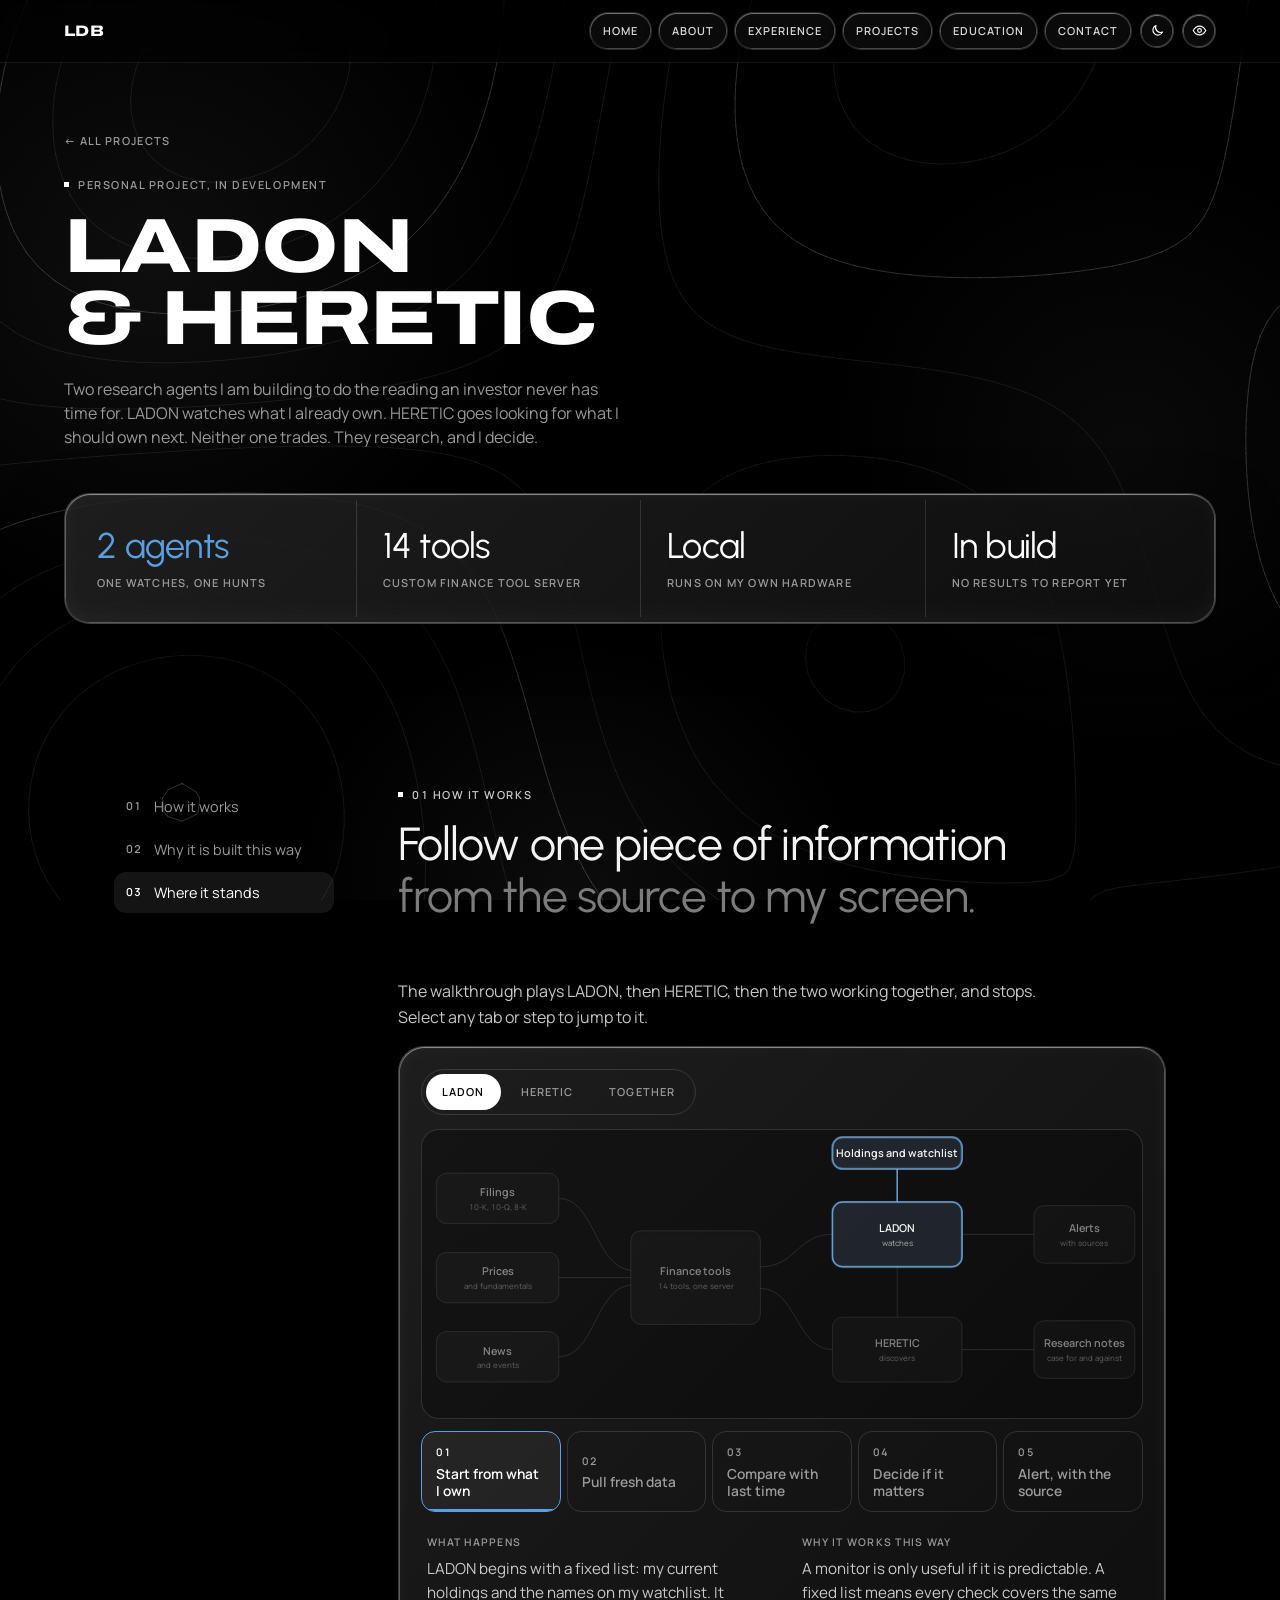
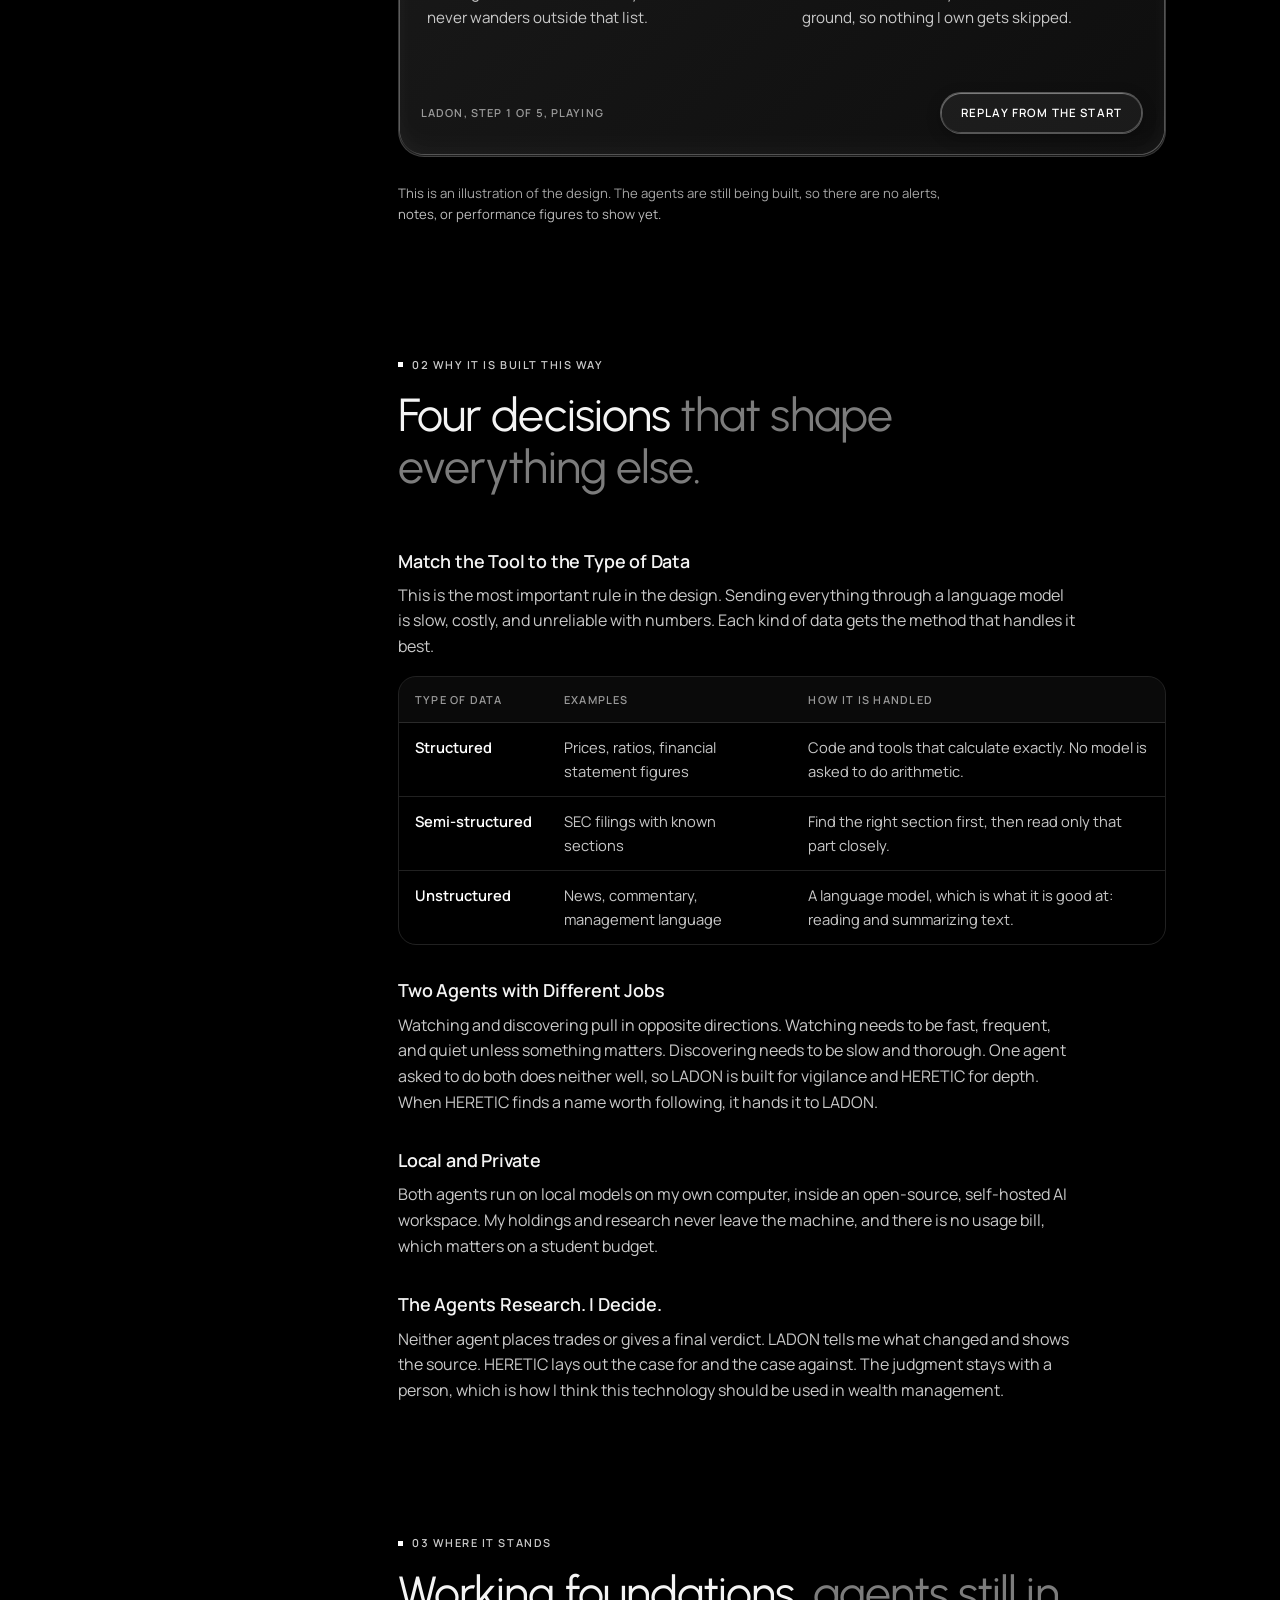
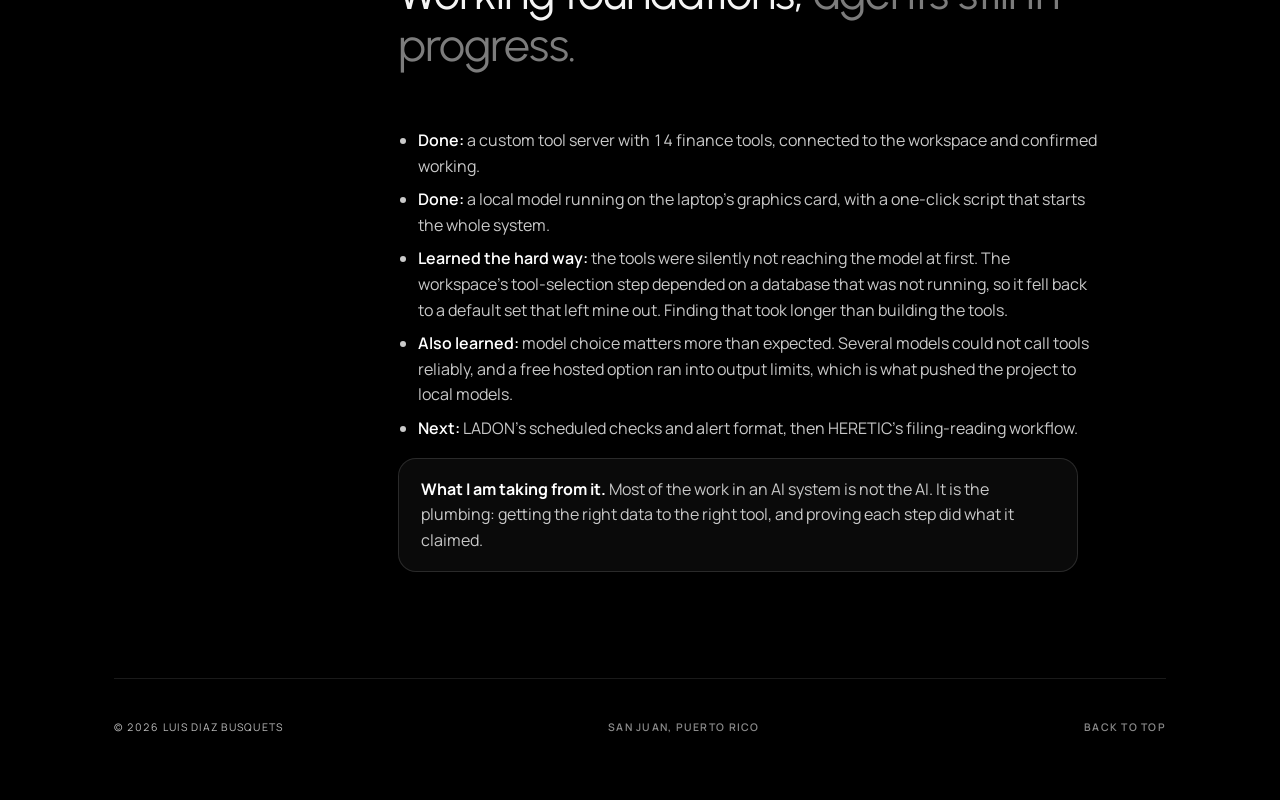
<file: agents.html>
<!DOCTYPE html>
<html lang="en">
<head>
<meta charset="utf-8">
<meta name="viewport" content="width=device-width, initial-scale=1">
<title>LADON and HERETIC | Luis Diaz Busquets</title>
<meta name="theme-color" content="#000000">
<meta name="color-scheme" content="light dark">
<script>
/* Theme: light from 7am to 7pm on the visitor's device, dark otherwise. A manual choice lasts for the visit. */
(function () {
  var h = new Date().getHours(), auto = h >= 7 && h < 19 ? 'light' : 'dark', pick = null;
  try {                                   /* a manual choice only holds until the next 7am or 7pm switch */
    var raw = (sessionStorage.getItem('theme') || '').split('|');
    if (raw[0] && raw[1] === auto) pick = raw[0]; else sessionStorage.removeItem('theme');
  } catch (e) {}
  document.documentElement.setAttribute('data-theme', pick || auto);
  try { if (localStorage.getItem('cb') === 'on') document.documentElement.setAttribute('data-cb', 'on'); } catch (e) {}   /* colorblind-friendly mode is remembered */
})();
</script>
<meta name="description" content="Two research agents I am building: LADON watches holdings for catalysts, HERETIC finds and researches new ideas. An animated walkthrough of how they work.">
<meta property="og:title" content="LADON and HERETIC | Luis Diaz Busquets">
<meta property="og:description" content="Two research agents I am building: LADON watches holdings for catalysts, HERETIC finds and researches new ideas. An animated walkthrough of how they work.">
<meta property="og:type" content="article">
<meta property="og:url" content="https://ldiazbusquets.github.io/agents.html">
<meta property="og:image" content="https://ldiazbusquets.github.io/preview.png">
<meta name="twitter:card" content="summary_large_image">
<link rel="icon" type="image/png" sizes="192x192" href="favicon.png?v=3">
<link rel="shortcut icon" href="favicon.ico?v=3">
<link rel="apple-touch-icon" href="apple-touch-icon.png?v=3">
<link rel="preconnect" href="https://fonts.googleapis.com">
<link rel="preconnect" href="https://fonts.gstatic.com" crossorigin>
<link href="https://fonts.googleapis.com/css2?family=Archivo:wdth,wght@125,800&family=Urbanist:wght@300..600&family=Manrope:wght@400..700&display=swap" rel="stylesheet">
<style>
  :root {
    --navy: #000000;
    --navy-2: #0C0C0C;
    --mist: #000000;
    --white: #FFFFFF;
    --ink: #F4F4F4;
    --ink-soft: #A3A3A3;
    --brass: #5B9FE0;     /* steel blue accent */
    --brass-deep: #5B9FE0;
    --sea: #1F5F85;
    --line: rgba(255,255,255,.13);
    --g: clamp(20px, 5vw, 72px);
    --max: 1180px;
  }
  * { box-sizing: border-box; }
  html { scroll-behavior: smooth; }
  html { -webkit-text-size-adjust: 100%; }
  body {
    margin: 0; overflow-x: clip; background: var(--mist); color: var(--ink);
    font-family: "Archivo", "Helvetica Neue", Arial, sans-serif;
    font-size: 1.0625rem; line-height: 1.6; -webkit-font-smoothing: antialiased;
  }
  #waves { position: fixed; inset: 0; width: 100%; height: 100%; z-index: -1; pointer-events: none; }
  .glow { position: fixed; inset: 0; z-index: -2; overflow: hidden; pointer-events: none; }
  .glow i { position: absolute; border-radius: 50%; filter: blur(90px); will-change: transform; }
  .glow i:nth-child(1) { width: 48vmax; height: 48vmax; left: -12vmax; top: 6vh; background: #E8EEF5; opacity: .075; animation: drift1 36s ease-in-out infinite alternate; }
  .glow i:nth-child(2) { width: 38vmax; height: 38vmax; right: -8vmax; top: 30vh; background: #E8EEF5; opacity: .05; animation: drift2 44s ease-in-out infinite alternate; }
  .glow i:nth-child(3) { width: 34vmax; height: 34vmax; left: 30vw; bottom: -14vmax; background: #E8EEF5; opacity: .065; animation: drift3 52s ease-in-out infinite alternate; }
  @keyframes drift1 { to { transform: translate(26vw, 22vh) scale(1.15); } }
  @keyframes drift2 { to { transform: translate(-30vw, -18vh) scale(.9); } }
  @keyframes drift3 { to { transform: translate(-18vw, -30vh) scale(1.2); } }
  @media (prefers-reduced-motion: reduce) { .glow i { animation: none; } }
   .project, .panel {
    background: linear-gradient(180deg, rgba(255,255,255,.09), rgba(255,255,255,.035));
    border: 1px solid rgba(255,255,255,.17); border-radius: 24px;
    -webkit-backdrop-filter: blur(24px) saturate(120%); backdrop-filter: blur(24px) saturate(120%);
    box-shadow: inset 0 1px 0 rgba(255,255,255,.16), 0 24px 60px rgba(0,0,0,.35);
  }
   .panel { padding: clamp(24px, 4vw, 52px); }
  a { color: inherit; }
  :focus-visible { outline: 3px solid var(--brass); outline-offset: 3px; border-radius: 2px; }
  .wrap { max-width: var(--max); margin: 0 auto; padding: 0 var(--g); }

  /* ---------- Hero ---------- */
  .hero {
    position: relative; background: var(--navy); color: var(--white);
    min-height: max(100svh, 640px); display: flex; flex-direction: column; overflow: hidden;
  }
  .hero canvas { position: absolute; inset: 0; width: 100%; height: 100%; display: block; }
  .hero > *:not(canvas) { position: relative; z-index: 1; }
  .hero > .nav {
    position: fixed; top: 0; left: 0; right: 0; z-index: 10;
    background: rgba(0,0,0,.55); -webkit-backdrop-filter: blur(16px) saturate(140%); backdrop-filter: blur(16px) saturate(140%);
    border-bottom: 1px solid rgba(255,255,255,.08);
    display: flex; align-items: center; justify-content: space-between; gap: 16px;
    padding: 14px var(--g); font-size: .95rem;
  }
  .nav-links { display: flex; align-items: center; gap: clamp(14px, 2.4vw, 32px); }
  .nav-links a { text-decoration: none; opacity: .82; }
  .nav-links a:hover { opacity: 1; text-decoration: underline; text-underline-offset: 5px; }
  .mark { font-stretch: 125%; font-weight: 800; letter-spacing: .02em; text-decoration: none; }
  .lang { position: relative; display: inline-flex; border: 1px solid rgba(255,255,255,.35); border-radius: 999px; padding: 2px; }
  .lang::before {
    content: ""; position: absolute; top: 2px; bottom: 2px; left: 2px; width: calc(50% - 2px);
    background: var(--white); border-radius: 999px; transition: transform .32s cubic-bezier(.3,.7,.2,1);
  }
  .lang[data-lang="es"]::before { transform: translateX(100%); }
  .lang button {
    position: relative; z-index: 1; flex: 1 1 0; min-width: 40px; font: inherit; font-size: .85rem; font-weight: 600;
    color: var(--white); background: none; border: 0; border-radius: 999px; padding: 4px 12px; cursor: pointer; transition: color .25s;
  }
  .lang button[aria-pressed="true"] { color: #000; }
  [data-es] { transition: opacity .2s ease, filter .2s ease; }
  
  @media (prefers-reduced-motion: reduce) { .lang::before, [data-es] { transition: none; } }
  .menu-btn { display: none; width: 40px; height: 40px; padding: 0; border: 1px solid rgba(255,255,255,.35); border-radius: 50%; background: none; cursor: pointer; position: relative; }
  .menu-btn span { position: absolute; left: 11px; right: 11px; height: 1.5px; background: #fff; transition: transform .25s ease, top .25s ease; }
  .menu-btn span:first-child { top: 15px; } .menu-btn span:last-child { top: 23px; }
  .menu-btn[aria-expanded="true"] span:first-child { top: 19px; transform: rotate(45deg); }
  .menu-btn[aria-expanded="true"] span:last-child { top: 19px; transform: rotate(-45deg); }
  .mobile-menu {
    position: absolute; top: calc(100% + 8px); left: var(--g); right: var(--g); padding: 8px;
    background: rgba(14,14,14,.97); border: 1px solid rgba(255,255,255,.16); border-radius: 20px; box-shadow: 0 24px 60px rgba(0,0,0,.6);
    opacity: 0; transform: translateY(-8px); visibility: hidden; transition: opacity .22s ease, transform .22s ease, visibility 0s .22s;
  }
  .mobile-menu.open { opacity: 1; transform: none; visibility: visible; transition: opacity .22s ease, transform .22s ease; }
  .mobile-menu a { display: block; padding: 14px 16px; border-radius: 12px; text-decoration: none; font-size: 1.1rem; font-weight: 600; }
  .mobile-menu a:active, .mobile-menu a:hover { background: rgba(255,255,255,.08); }
  @media (min-width: 821px) { .mobile-menu { display: none; } }
  .hero-head { padding: calc(64px + clamp(24px, 6vh, 72px)) var(--g) 0; }
  h1 {
    margin: 0; font-stretch: 125%; font-weight: 800; line-height: .92; letter-spacing: -.02em;
    font-size: clamp(2.5rem, 9.4vw, 9rem);
  }
  .lede { max-width: 34ch; margin: clamp(18px, 3vh, 30px) 0 0; font-size: clamp(1.1rem, 1.7vw, 1.4rem); line-height: 1.4; color: #CFCFCF; }

  .btn {
    display: inline-block; font: inherit; font-weight: 600; font-size: .95rem; cursor: pointer; text-decoration: none;
    padding: 11px 20px; border-radius: 999px; border: 1.5px solid var(--brass); color: var(--brass); background: transparent;
  }
  .btn:hover { background: var(--brass); color: var(--navy); }

  /* ---------- Sections ---------- */
  section { scroll-margin-top: 56px; border-top: 1px solid var(--line); }
  #experience { border-top: 0; }
  section { padding: clamp(64px, 10vw, 128px) 0; }
  h2 {
    margin: 0 0 clamp(28px, 4vw, 52px); font-stretch: 125%; font-weight: 800; letter-spacing: -.015em;
    font-size: clamp(1.9rem, 4.6vw, 3.5rem); line-height: 1;
  }
  h3 { margin: 0; font-size: 1.2rem; font-weight: 700; line-height: 1.3; }
  .about { display: grid; grid-template-columns: minmax(0, 380px) minmax(0, 1fr); gap: clamp(28px, 6vw, 88px); align-items: center; }

  .row { display: grid; grid-template-columns: 210px minmax(0, 1fr); gap: 8px 40px; padding: 26px 0; border-top: 1px solid var(--line); }
  .row:last-child { border-bottom: 1px solid var(--line); }
  .when { font-variant-numeric: tabular-nums; color: var(--brass-deep); font-weight: 600; font-size: .95rem; padding-top: 3px; line-height: 1.7; white-space: nowrap; }
  .org { color: var(--ink-soft); margin: 2px 0 0; }

  .work { background: transparent; }

  .projects { display: grid; grid-template-columns: repeat(2, minmax(0, 1fr)); gap: 16px; margin-top: 16px; }
  .project { padding: clamp(22px, 3vw, 34px); transition: border-color .2s; }
  .project:hover { border-color: rgba(91,159,224,.7); }
  .project p { margin: 8px 0 0; max-width: 52ch; }
  .project .built { color: var(--ink-soft); font-size: .92rem; }

  .contact { background: transparent; color: var(--white); }
  .contact h2 { font-size: clamp(2.6rem, 8vw, 7rem); margin-bottom: 20px; }
  .contact p { margin: 0; max-width: 46ch; color: #CFCFCF; font-size: 1.15rem; }
  
  footer { background: transparent; color: #8C8C8C; font-size: .9rem; padding: 0 0 clamp(36px, 6vw, 64px); }
  footer .foot { display: flex; flex-wrap: wrap; align-items: center; justify-content: space-between; gap: 14px 40px; padding-top: clamp(28px, 4vw, 40px); border-top: 1px solid rgba(255,255,255,.14); }
  footer .foot span:first-child { color: #CFCFCF; font-weight: 600; }
  footer a { text-decoration: none; }
  footer a:hover { color: #fff; text-decoration: underline; text-underline-offset: 5px; }
  [hidden] { display: none !important; }

  @media (max-width: 820px) {
    .about, .projects { grid-template-columns: minmax(0, 1fr); }
    .row { grid-template-columns: minmax(0, 1fr); }
    .nav-links a { display: none; }
    .menu-btn { display: block; }
    .nav-links { gap: 10px; }

    .when { white-space: normal; }
    .contact h2 { font-size: clamp(2.4rem, 13vw, 4rem); }
    footer .foot { flex-direction: column; align-items: flex-start; gap: 8px; }
    
  }
  @media (prefers-reduced-motion: reduce) { html { scroll-behavior: auto; } }

  /* =====================================================================
     Cinematic black restyle: light type, mono labels, sharp controls, glass
     ===================================================================== */
  :root { --dim: #6F6F6F; --soft: #9A9A9A; }
  body { font-size: 1rem; }

  .hero::before {
    content: ""; position: absolute; inset: 0; z-index: 0; pointer-events: none;
    background:
      radial-gradient(110% 65% at 72% -5%, rgba(165,178,192,.26), rgba(0,0,0,0) 62%),
      radial-gradient(55% 40% at 12% 18%, rgba(130,140,155,.10), rgba(0,0,0,0) 70%),
      linear-gradient(to bottom, rgba(255,255,255,.03), rgba(0,0,0,0) 45%);
  }
  .hero > .nav { padding: 12px var(--g); background: rgba(0,0,0,.45); }
  .mark { font-family: "Archivo", "Helvetica Neue", Arial, sans-serif; font-stretch: 125%; font-weight: 800; font-size: .95rem; letter-spacing: .02em; }
  .nav-links { gap: 6px; }
  .nav-links a {
    font-family: var(--mono); font-size: 11px; text-transform: uppercase; letter-spacing: .07em; opacity: 1; color: #D8D8D8;
    padding: 8px 11px; border: 1px solid rgba(255,255,255,.13); border-radius: 6px; background: rgba(255,255,255,.04); transition: background .2s, color .2s;
  }
  .nav-links a:hover { text-decoration: none; background: rgba(255,255,255,.13); color: #fff; }
  .lang { border-radius: 7px; border-color: rgba(255,255,255,.2); margin-left: 6px; }
  .lang::before { border-radius: 5px; }
  .lang button { font-family: var(--mono); font-size: 11px; font-weight: 500; letter-spacing: .06em; padding: 6px 10px; border-radius: 5px; }
  .menu-btn { border-radius: 8px; border-color: rgba(255,255,255,.2); }
  .mobile-menu { border-radius: 14px; }
  .mobile-menu a { font-weight: 400; font-size: 1.15rem; letter-spacing: -.02em; border-radius: 8px; }

  h1 { font-stretch: normal; font-weight: 400; line-height: 1; letter-spacing: -.04em; font-size: clamp(2.7rem, 6.6vw, 5.75rem); }
  .lede { max-width: 42ch; font-size: clamp(1rem, 1.25vw, 1.12rem); line-height: 1.5; color: var(--soft); margin-top: clamp(16px, 2.4vh, 24px); }

  .btn {
    font-family: var(--mono); font-size: 11.5px; font-weight: 500; text-transform: uppercase; letter-spacing: .07em; line-height: 1;
    padding: 12px 16px; border-radius: 6px; border: 1px solid rgba(255,255,255,.26); color: #fff; background: rgba(255,255,255,.05);
    transition: background .2s, color .2s, border-color .2s;
  }
  .btn::after { content: " →"; opacity: .7; }
  .btn:hover { background: rgba(255,255,255,.16); color: #fff; }

  section { border-top: 0; padding: clamp(72px, 10vw, 140px) 0; }
  .eyebrow { display: flex; align-items: center; gap: 9px; margin: 0 0 18px; font-family: var(--mono); font-size: 11px; text-transform: uppercase; letter-spacing: .09em; color: var(--soft); }
  .eyebrow::before { content: ""; width: 5px; height: 5px; background: #fff; }
  h2 { font-stretch: normal; font-weight: 400; letter-spacing: -.032em; line-height: 1.12; font-size: clamp(1.75rem, 3.5vw, 2.7rem); max-width: 21ch; margin-bottom: clamp(30px, 4.5vw, 56px); }
  h2 em { font-style: normal; color: var(--dim); }
  h3 { font-weight: 500; font-size: 1.08rem; letter-spacing: -.015em; }

  .row { padding: 28px 0; border-top-color: rgba(255,255,255,.10); }
  .row:last-child { border-bottom-color: rgba(255,255,255,.10); }
  .when { font-family: var(--mono); font-size: 11px; font-weight: 400; text-transform: uppercase; letter-spacing: .07em; color: var(--soft); line-height: 1.9; padding-top: 4px; }
  .org { color: var(--soft); font-size: .95rem; }

   .project, .panel {
    background: linear-gradient(180deg, rgba(255,255,255,.075), rgba(255,255,255,.022));
    border: 1px solid rgba(255,255,255,.12); border-radius: 18px;
    -webkit-backdrop-filter: blur(28px) saturate(125%); backdrop-filter: blur(28px) saturate(125%);
    box-shadow: inset 0 1px 0 rgba(255,255,255,.13), 0 30px 70px rgba(0,0,0,.45);
  }

  .projects { gap: 14px; margin-top: 14px; }
  .project { padding: 14px 14px 26px; }
  .project:hover { border-color: rgba(255,255,255,.34); }

  .project h3, .project p { padding: 0 10px; }
  .project h3 { font-family: var(--mono); font-size: 12px; font-weight: 500; text-transform: uppercase; letter-spacing: .08em; }
  .project p { color: var(--soft); font-size: .95rem; margin-top: 10px; }
  .project .built { font-family: var(--mono); font-size: 10.5px !important; text-transform: uppercase; letter-spacing: .07em; color: var(--dim) !important; margin-top: 14px; }

  .contact h2 { font-size: clamp(2.5rem, 6.4vw, 4.8rem); letter-spacing: -.045em; line-height: 1; margin-bottom: 18px; max-width: none; }
  .contact p { color: var(--soft); font-size: 1.05rem; }
  
  footer .foot { font-family: var(--mono); font-size: 10.5px; text-transform: uppercase; letter-spacing: .08em; border-top-color: rgba(255,255,255,.10); }
  footer .foot span:first-child { font-weight: 400; color: #BDBDBD; }
  :focus-visible { outline: 2px solid #fff; outline-offset: 3px; }
  @media (max-width: 820px) {
    .nav-links a { display: none; }
    h2 { max-width: none; }
    .when { line-height: 1.7; }
  }

  /* =====================================================================
     Light theme (daytime). Dark is the default set above.
     ===================================================================== */
  body, .hero, .hero > .nav { transition: background-color .5s ease, color .5s ease; }
  .theme-btn { width: 34px; height: 34px; padding: 0; margin-left: 2px; display: grid; place-items: center; cursor: pointer; color: inherit;
    border: 1px solid rgba(255,255,255,.2); border-radius: 7px; background: rgba(255,255,255,.04); transition: background .2s; }
  .theme-btn:hover { background: rgba(255,255,255,.13); }
  .theme-btn svg { width: 15px; height: 15px; display: block; }
  .theme-btn .sun { display: none; }
  html[data-theme="light"] .theme-btn .sun { display: block; }
  html[data-theme="light"] .theme-btn .moon { display: none; }

  html[data-theme="light"] {
    --navy: #F5F5F7; --mist: #F5F5F7; --white: #0A0A0A; --ink: #0A0A0A; --ink-soft: #5F5F64;
    --line: rgba(0,0,0,.12); --dim: #A4A4AA; --soft: #66666B; --brass: #2A6FBF; --brass-deep: #2A6FBF;
  }
  html[data-theme="light"] .glow i { background: #AFC0D4; }
  html[data-theme="light"] .glow i:nth-child(1) { opacity: .42; }
  html[data-theme="light"] .glow i:nth-child(2) { opacity: .30; }
  html[data-theme="light"] .glow i:nth-child(3) { opacity: .38; }
  html[data-theme="light"] .hero::before {
    background: radial-gradient(110% 65% at 72% -5%, rgba(120,140,168,.30), rgba(255,255,255,0) 62%),
                radial-gradient(55% 40% at 12% 18%, rgba(140,155,175,.14), rgba(255,255,255,0) 70%);
  }
  html[data-theme="light"] .hero > .nav { background: rgba(245,245,247,.72); border-bottom-color: rgba(0,0,0,.08); }
  html[data-theme="light"] .nav-links a { color: #2B2B2F; border-color: rgba(0,0,0,.12); background: rgba(0,0,0,.03); }
  html[data-theme="light"] .nav-links a:hover { background: rgba(0,0,0,.09); color: #000; }
  html[data-theme="light"] .lang, html[data-theme="light"] .menu-btn, html[data-theme="light"] .theme-btn { border-color: rgba(0,0,0,.2); }
  html[data-theme="light"] .theme-btn { background: rgba(0,0,0,.03); }
  html[data-theme="light"] .theme-btn:hover { background: rgba(0,0,0,.09); }
  html[data-theme="light"] .lang button[aria-pressed="true"] { color: #fff; }
  html[data-theme="light"] .menu-btn span { background: #000; }
  html[data-theme="light"] .mobile-menu { background: rgba(252,252,253,.98); border-color: rgba(0,0,0,.1); box-shadow: 0 24px 60px rgba(0,0,0,.16); }
  html[data-theme="light"] .mobile-menu a:hover, html[data-theme="light"] .mobile-menu a:active { background: rgba(0,0,0,.06); }

  html[data-theme="light"] .btn { border-color: rgba(0,0,0,.24); color: #000; background: rgba(0,0,0,.03); }
  html[data-theme="light"] .btn:hover { background: rgba(0,0,0,.10); color: #000; }

  html[data-theme="light"] .eyebrow::before { background: #000; }

  html[data-theme="light"] .row, html[data-theme="light"] .row:last-child { border-color: rgba(0,0,0,.10); }
  
   html[data-theme="light"] .project, html[data-theme="light"] .panel {
    background: linear-gradient(180deg, rgba(255,255,255,.78), rgba(255,255,255,.46));
    border-color: rgba(0,0,0,.08); box-shadow: inset 0 1px 0 #fff, 0 24px 60px rgba(0,0,0,.08);
  }
  html[data-theme="light"] .project:hover { border-color: rgba(0,0,0,.32); }

  html[data-theme="light"] footer { color: #77777C; }
  html[data-theme="light"] footer .foot { border-top-color: rgba(0,0,0,.10); }
  html[data-theme="light"] footer .foot span:first-child { color: #3A3A3F; }
  html[data-theme="light"] footer a:hover { color: #000; }
  html[data-theme="light"] :focus-visible { outline-color: #000; }

  /* =====================================================================
     Light theme, second pass: frosted glass, brushed silver, pale green-yellow
     ===================================================================== */
  html[data-theme="light"] {
    --navy: #EEF1EA; --mist: #EEF1EA; --white: #2B302D; --ink: #2B302D; --ink-soft: #69706B;
    --line: rgba(60,80,62,.14); --dim: #A6ADA4; --soft: #6C736E; --brass: #71883F; --brass-deep: #71883F;
  }
  html[data-theme="light"] body { background: linear-gradient(180deg, #F2F4EE 0%, #E6EBE1 60%, #E9ECDD 100%) fixed; }
  html[data-theme="light"] .hero { background: transparent; }
  html[data-theme="light"] .glow i { filter: blur(80px); }
  html[data-theme="light"] .glow i:nth-child(1) { background: #DCE59A; opacity: .60; }
  html[data-theme="light"] .glow i:nth-child(2) { background: #B4CDB8; opacity: .70; }
  html[data-theme="light"] .glow i:nth-child(3) { background: #ECE8A6; opacity: .58; }
  html[data-theme="light"] .hero::before {
    background: radial-gradient(110% 65% at 74% -8%, rgba(140,170,146,.42), rgba(255,255,255,0) 62%),
                radial-gradient(60% 55% at 10% 92%, rgba(232,236,160,.50), rgba(255,255,255,0) 70%),
                radial-gradient(45% 40% at 92% 80%, rgba(190,212,192,.55), rgba(255,255,255,0) 70%);
  }
  html[data-theme="light"] .hero > .nav { background: rgba(240,243,236,.62); border-bottom-color: rgba(255,255,255,.7); }
  html[data-theme="light"] .nav-links a { color: #3B413D; border-color: rgba(255,255,255,.85); background: rgba(255,255,255,.42); box-shadow: 0 1px 2px rgba(60,80,62,.10); }
  html[data-theme="light"] .nav-links a:hover { background: rgba(255,255,255,.85); color: #1F2422; }

  /* frosted glass with a hint of pale liquid at the base */
   html[data-theme="light"] .project,
  html[data-theme="light"] .panel {
    background: linear-gradient(180deg, rgba(255,255,255,.66) 0%, rgba(252,253,244,.40) 55%, rgba(240,243,196,.34) 100%);
    border: 1px solid rgba(255,255,255,.92); border-radius: 26px;
    -webkit-backdrop-filter: blur(30px) saturate(150%); backdrop-filter: blur(30px) saturate(150%);
    box-shadow: inset 0 1.5px 0 #fff, inset 0 -22px 36px rgba(226,232,160,.20), 0 1px 0 rgba(120,140,120,.10), 0 26px 60px rgba(72,96,76,.16);
  }

  html[data-theme="light"] .project:hover { border-color: #fff; box-shadow: inset 0 1.5px 0 #fff, inset 0 -22px 36px rgba(226,232,160,.30), 0 34px 70px rgba(72,96,76,.24); }

  /* brushed silver controls */
   html[data-theme="light"] .lang::before {
    background: linear-gradient(180deg, #E3E5E6 0%, #C2C5C7 48%, #B0B3B5 52%, #C9CCCE 100%);
    box-shadow: inset 0 1px 0 rgba(255,255,255,.9), 0 2px 6px rgba(60,70,64,.20);
  }

  html[data-theme="light"] .lang button[aria-pressed="true"] { color: #1F2422; }
  html[data-theme="light"] .btn { border-color: rgba(255,255,255,.9); color: #2B302D; background: rgba(255,255,255,.45); box-shadow: 0 1px 3px rgba(60,80,62,.12); }
  html[data-theme="light"] .btn:hover { background: rgba(255,255,255,.9); color: #1F2422; }
  html[data-theme="light"] .lang, html[data-theme="light"] .menu-btn, html[data-theme="light"] .theme-btn { border-color: rgba(255,255,255,.9); background: rgba(255,255,255,.42); box-shadow: 0 1px 2px rgba(60,80,62,.10); }
  html[data-theme="light"] .theme-btn:hover { background: rgba(255,255,255,.9); }
  html[data-theme="light"] .menu-btn span { background: #2B302D; }
  html[data-theme="light"] .mobile-menu { background: rgba(246,248,242,.97); border-color: #fff; box-shadow: 0 24px 60px rgba(72,96,76,.22); }

  html[data-theme="light"] .eyebrow::before { background: linear-gradient(180deg, #B9BCBE, #8C9092); }

  html[data-theme="light"] .row, html[data-theme="light"] .row:last-child { border-color: rgba(60,80,62,.14); }

  html[data-theme="light"] footer { color: #7C837D; }
  html[data-theme="light"] footer .foot { border-top-color: rgba(60,80,62,.14); }
  html[data-theme="light"] footer .foot span:first-child { color: #434A45; }
  html[data-theme="light"] footer a:hover { color: #1F2422; }
  html[data-theme="light"] :focus-visible { outline-color: #2B302D; }

  /* project illustrations: dark shapes in pale mist */

  /* =====================================================================
     Light theme, final: even sage mist, white frosted bubbles, brushed silver
     ===================================================================== */
  html[data-theme="light"] {
    --navy: #D3E4D4; --mist: #D3E4D4; --white: #1B211D; --ink: #1B211D; --ink-soft: #55615A;
    --line: rgba(30,60,40,.15); --dim: #8FA596; --soft: #56635B; --brass: #2F5E45; --brass-deep: #2F5E45;
  }
  html[data-theme="light"] body { background: radial-gradient(130% 100% at 50% 28%, #E4F0E3 0%, #D2E4D3 48%, #BBD3C0 100%) fixed; }
  html[data-theme="light"] .glow { display: none; }
  html[data-theme="light"] .hero::before { background: radial-gradient(75% 65% at 50% 30%, rgba(255,255,255,.34), rgba(255,255,255,0) 72%); }
  html[data-theme="light"] .hero > .nav { background: rgba(214,230,216,.58); border-bottom-color: rgba(255,255,255,.6); }
   html[data-theme="light"] .project,
  html[data-theme="light"] .panel {
    background: linear-gradient(180deg, rgba(255,255,255,.62) 0%, rgba(255,255,255,.30) 100%);
    border: 1px solid rgba(255,255,255,.95);
    box-shadow: inset 0 1.5px 0 #fff, inset 0 -16px 30px rgba(255,255,255,.30), 0 1px 0 rgba(40,80,55,.10), 0 28px 60px rgba(34,66,46,.20);
  }
  html[data-theme="light"] .project:hover { box-shadow: inset 0 1.5px 0 #fff, inset 0 -16px 30px rgba(255,255,255,.42), 0 36px 72px rgba(34,66,46,.28); }

  html[data-theme="light"] footer { color: #4A5751; }
  html[data-theme="light"] .mobile-menu { background: rgba(228,240,228,.97); }

  /* =====================================================================
     Type and glass refinement (both themes)
     ===================================================================== */
  :root { --mono: "Manrope", "Helvetica Neue", Arial, sans-serif; --display: "Urbanist", "Manrope", "Helvetica Neue", Arial, sans-serif; }
  body { font-family: "Manrope", "Helvetica Neue", Arial, sans-serif; letter-spacing: 0; font-feature-settings: "tnum" 1; }
  h1, h2, .contact h2, .mobile-menu a { font-family: var(--display); }
  h1 { font-weight: 300; letter-spacing: -.025em; font-size: clamp(2.9rem, 7vw, 6.2rem); line-height: .98; }
  h2 { font-weight: 400; letter-spacing: -.02em; font-size: clamp(1.9rem, 3.7vw, 2.9rem); }
  .contact h2 { font-weight: 300; letter-spacing: -.03em; }

  h3 { font-weight: 600; letter-spacing: -.01em; }
  .nav-links a, .lang button, .btn, .eyebrow, .when, .project h3, footer .foot, .built { font-weight: 600; }
  .nav-links a { font-size: 11px; letter-spacing: .09em; padding: 9px 13px; border-radius: 999px; }
  .lang, .lang::before, .lang button { border-radius: 999px; }
  .lang button { font-size: 11px; letter-spacing: .08em; padding: 6px 11px; }
  .theme-btn, .menu-btn { border-radius: 50%; }
  .btn { font-size: 11.5px; letter-spacing: .1em; padding: 14px 20px; border-radius: 999px; }
  .eyebrow { font-size: 11px; letter-spacing: .14em; }
  .when { font-size: 11px; letter-spacing: .1em; }
  .project h3 { font-size: 12px; letter-spacing: .12em; }
  .project .built { font-size: 10.5px !important; letter-spacing: .1em; font-weight: 600; }

  footer .foot { font-size: 10.5px; letter-spacing: .12em; }

  /* frosted, translucent glass: thin bright rim, light caught on the top edge, soft depth below */
   .project, .panel {
    background: linear-gradient(135deg, rgba(255,255,255,.11) 0%, rgba(255,255,255,.035) 100%);
    border: 1px solid rgba(255,255,255,.17); border-radius: 26px;
    -webkit-backdrop-filter: blur(22px) saturate(160%); backdrop-filter: blur(22px) saturate(160%);
    box-shadow: inset 0 1px 1px rgba(255,255,255,.30), inset 0 0 22px rgba(255,255,255,.035), inset 0 -14px 26px rgba(255,255,255,.025),
                0 26px 60px rgba(0,0,0,.50), 0 2px 6px rgba(0,0,0,.30);
  }
  
  .nav-links a, .btn:not(.solid), .lang, .theme-btn, .menu-btn {
    -webkit-backdrop-filter: blur(14px) saturate(160%); backdrop-filter: blur(14px) saturate(160%);
    box-shadow: inset 0 1px 1px rgba(255,255,255,.22), 0 4px 14px rgba(0,0,0,.25);
  }

  html[data-theme="light"] .hero { background: radial-gradient(130% 100% at 50% 28%, #E4F0E3 0%, #D2E4D3 48%, #BBD3C0 100%) fixed; }
  html[data-theme="light"] { --brass: #008F11; --brass-deep: #008F11; }
   html[data-theme="light"] .project,
  html[data-theme="light"] .panel {
    background: linear-gradient(135deg, rgba(255,255,255,.40) 0%, rgba(255,255,255,.14) 100%);
    border: 1px solid rgba(255,255,255,.80);
    -webkit-backdrop-filter: blur(22px) saturate(170%); backdrop-filter: blur(22px) saturate(170%);
    box-shadow: inset 0 1px 1px #fff, inset 0 0 24px rgba(255,255,255,.22), inset 0 -14px 28px rgba(255,255,255,.16),
                0 22px 48px rgba(26,58,40,.22), 0 2px 6px rgba(26,58,40,.12);
  }
  html[data-theme="light"] .project:hover { border-color: #fff; box-shadow: inset 0 1px 1px #fff, inset 0 0 24px rgba(255,255,255,.32), 0 30px 60px rgba(26,58,40,.30), 0 2px 6px rgba(26,58,40,.14); }
  html[data-theme="light"] .nav-links a, html[data-theme="light"] .btn:not(.solid), html[data-theme="light"] .lang,
  html[data-theme="light"] .theme-btn, html[data-theme="light"] .menu-btn {
    background: linear-gradient(135deg, rgba(255,255,255,.50), rgba(255,255,255,.20)); border-color: rgba(255,255,255,.85);
    box-shadow: inset 0 1px 1px #fff, 0 4px 14px rgba(26,58,40,.16);
  }
  html[data-theme="light"] .nav-links a:hover, html[data-theme="light"] .btn:not(.solid):hover, html[data-theme="light"] .theme-btn:hover { background: rgba(255,255,255,.85); }

  /* animated project illustrations */
  
  @keyframes barGrow { 0% { transform: scaleY(0); opacity: 1; } 26% { transform: scaleY(1); } 90% { transform: scaleY(1); opacity: 1; } 100% { transform: scaleY(1); opacity: 0; } }
  
  @keyframes trendDraw { 0%, 22% { stroke-dashoffset: 100; opacity: 1; } 55%, 90% { stroke-dashoffset: 0; opacity: 1; } 100% { stroke-dashoffset: 0; opacity: 0; } }

  /* softer brushed silver */
   html[data-theme="light"] .lang::before {
    background: linear-gradient(180deg, #F6F7F7 0%, #E6E8E9 49%, #DDE0E1 52%, #EAECED 100%);
    box-shadow: inset 0 1px 0 #fff, 0 3px 10px rgba(26,58,40,.14);
  }

  /* name set in the same bold, wide lettering as the LDB mark */
  h1 { font-family: "Archivo", "Helvetica Neue", Arial, sans-serif; font-stretch: 125%; font-weight: 800; letter-spacing: -.02em; line-height: .94; font-size: clamp(2.5rem, 7.8vw, 6.75rem); }

  /* ---- audit fixes ---- */
  html[data-theme="light"] body { background: #D2E4D3; }
  html[data-theme="light"] body::before { content: ""; position: fixed; inset: 0; z-index: -3; pointer-events: none;
    background: radial-gradient(130% 100% at 50% 28%, #E4F0E3 0%, #D2E4D3 48%, #BBD3C0 100%); }
  html[data-theme="light"] .hero { background: transparent; }
  /* readable secondary text in both themes */
  :root { --dim: #7C7C7C; }
  .project .built { color: #8A8A8A !important; }
  html[data-theme="light"] { --dim: #6B8274; }
  html[data-theme="light"] .project .built { color: #557062 !important; }
</style>
<style>
  /* ---------- research page ---------- */
  #waves { opacity: .8; }
  .hero.page { min-height: 0; padding-bottom: clamp(36px, 6vw, 72px); }
  .hero.page .hero-head { padding-top: calc(64px + clamp(28px, 7vh, 80px)); max-width: calc(var(--max) + 2 * var(--g)); margin: 0 auto; width: 100%; }
  .hero.page h1 { font-size: clamp(2.2rem, 6vw, 5rem); }
  .hero.page .lede { max-width: 56ch; }
  .back { display: inline-flex; align-items: center; gap: 8px; margin-bottom: 26px; font-size: 11px; font-weight: 600; text-transform: uppercase; letter-spacing: .12em; color: var(--soft); text-decoration: none; }
  .back:hover { color: var(--white); }
  .verdict { display: grid; grid-template-columns: repeat(4, minmax(0, 1fr)); gap: 0; margin-top: clamp(28px, 4vw, 44px); padding: 6px; }
  .verdict > div { padding: clamp(16px, 2.2vw, 26px); border-left: 1px solid var(--line); }
  .verdict > div:first-child { border-left: 0; }
  .verdict b { display: block; font-family: var(--display); font-weight: 400; font-size: clamp(1.5rem, 2.8vw, 2.3rem); letter-spacing: -.02em; line-height: 1.1; }
  .verdict span { display: block; margin-top: 8px; font-size: 11px; font-weight: 600; text-transform: uppercase; letter-spacing: .11em; color: var(--soft); }
  .verdict .call b { color: var(--brass); }

  .layout { display: grid; grid-template-columns: 220px minmax(0, 1fr); gap: clamp(28px, 5vw, 80px); align-items: start; padding-top: clamp(48px, 7vw, 96px); padding-bottom: clamp(48px, 7vw, 96px); }
  .toc { position: sticky; top: 84px; display: grid; gap: 2px; }
  .toc a { display: flex; gap: 12px; padding: 9px 12px; border-radius: 12px; font-size: .9rem; color: var(--soft); text-decoration: none; transition: background .2s, color .2s; }
  .toc a i { font-style: normal; font-size: 11px; font-weight: 600; letter-spacing: .08em; opacity: 1; padding-top: 2px; }
  .toc a:hover { color: var(--white); }
  .toc a.on { color: var(--white); background: rgba(255,255,255,.08); }
  html[data-theme="light"] .toc a.on { background: rgba(255,255,255,.6); box-shadow: inset 0 1px 1px #fff, 0 4px 14px rgba(26,58,40,.12); }
  .chapter { padding: 0 0 clamp(64px, 9vw, 120px); scroll-margin-top: 84px; }
  .chapter:last-child { padding-bottom: 0; }
  .chapter h2 { max-width: 24ch; }
  .chapter h3 { margin: 34px 0 10px; font-size: 1.12rem; }
  .chapter p, .chapter li { max-width: 68ch; color: #C9C9C9; }
  html[data-theme="light"] .chapter p, html[data-theme="light"] .chapter li { color: #36413A; }
  .chapter p { margin: 0 0 16px; }
  .chapter ul { margin: 0 0 16px; padding-left: 20px; } .chapter li { margin-bottom: 8px; } .chapter li b { color: var(--white); font-weight: 600; }
  blockquote { margin: 26px 0; padding: 4px 0 4px 22px; border-left: 2px solid var(--brass); font-family: var(--display); font-size: clamp(1.2rem, 2vw, 1.5rem); line-height: 1.4; max-width: 34ch; }
  blockquote cite { display: block; margin-top: 10px; font-family: "Manrope", Arial, sans-serif; font-style: normal; font-size: 11px; font-weight: 600; text-transform: uppercase; letter-spacing: .12em; color: var(--soft); }

  .tablewrap { overflow-x: auto; margin: 8px 0 24px; border-radius: 18px; border: 1px solid var(--line); }
  table { width: 100%; min-width: 560px; border-collapse: collapse; font-size: .92rem; }
  th { text-align: left; font-size: 11px; font-weight: 600; text-transform: uppercase; letter-spacing: .11em; color: var(--soft); padding: 14px 16px; background: rgba(255,255,255,.04); }
  html[data-theme="light"] th { background: rgba(255,255,255,.4); }
  td { padding: 13px 16px; border-top: 1px solid var(--line); vertical-align: top; color: #C9C9C9; }
  html[data-theme="light"] td { color: #36413A; }
  td:first-child { color: var(--white); font-weight: 600; white-space: nowrap; }
  .takeaway { padding: 18px 22px; border-radius: 18px; border: 1px solid var(--line); background: rgba(255,255,255,.04); }
  html[data-theme="light"] .takeaway { background: rgba(255,255,255,.4); border-color: rgba(255,255,255,.8); }
  .takeaway b { color: var(--white); }
  .sources { display: flex; flex-wrap: wrap; gap: 8px; margin-top: 26px; }
  .note { font-size: .82rem; color: var(--soft); max-width: 68ch; margin-top: 18px; }
  @media (max-width: 900px) {
    .layout { grid-template-columns: minmax(0, 1fr); }
    .toc { position: static; display: flex; gap: 6px; overflow-x: auto; padding-bottom: 6px; margin: 0 calc(-1 * var(--g)); padding-left: var(--g); padding-right: var(--g); }
    .toc a { white-space: nowrap; border: 1px solid var(--line); border-radius: 999px; }
    .verdict { grid-template-columns: repeat(2, minmax(0, 1fr)); }
    .verdict > div:nth-child(3) { border-left: 0; } .verdict > div:nth-child(n/**/+3) { border-top: 1px solid var(--line); }
    
  }

  /* nav: Home link, and collapse to the menu button earlier now that there are more links */
  @media (max-width: 1100px) { .nav-links a { display: none; } .menu-btn { display: block; } }
  @media (min-width: 821px) and (max-width: 1100px) { .mobile-menu { display: block; left: auto; width: 320px; } }

  /* contour background: one drawing, moved smoothly by the browser */
  #waves { opacity: .9; will-change: transform; animation: contourDrift 70s ease-in-out infinite alternate; }
  @keyframes contourDrift { from { transform: translate3d(-50px, -40px, 0) scale(1.02); } to { transform: translate3d(50px, 40px, 0) scale(1.06); } }
  @media (prefers-reduced-motion: reduce) { #waves { animation: none; } }
  .hero.page { background: transparent; }

  /* project pages: fast scrolling. The background is still, and panels are tinted glass without live blur. */
  #waves { animation: none; transform: none; will-change: auto; }
  .hero.page::before { display: none; }
   .project, .panel, .btn:not(.solid), .theme-btn, .menu-btn, .nav-links a, .toc a.on {
    -webkit-backdrop-filter: none !important; backdrop-filter: none !important;
  }
  .panel { background: linear-gradient(135deg, rgba(34,34,34,.86), rgba(16,16,16,.86)); }
  html[data-theme="light"] .panel { background: linear-gradient(135deg, rgba(255,255,255,.66), rgba(255,255,255,.40)); }

  /* breathing room between a panel and the note beneath it */
  .chapter .note { margin-top: 26px; }
  .hero.page .note { margin-top: 22px; }

  /* dark mode glow as a plain gradient: same soft light, without three large blurred layers to redraw */
  .glow i { display: none; }
  .glow { background:
    radial-gradient(42vmax 42vmax at 12% 30%, rgba(232,238,245,.06), rgba(232,238,245,0) 70%),
    radial-gradient(34vmax 34vmax at 88% 50%, rgba(232,238,245,.04), rgba(232,238,245,0) 70%),
    radial-gradient(32vmax 32vmax at 45% 100%, rgba(232,238,245,.05), rgba(232,238,245,0) 70%); }
</style>

<style>
  .flow { margin-top: 8px; padding: clamp(14px, 2vw, 22px); }
  .tabs { display: inline-flex; gap: 4px; padding: 4px; border-radius: 999px; border: 1px solid var(--line); margin-bottom: 14px; }
  .tabs button { font: inherit; font-size: 11px; font-weight: 600; text-transform: uppercase; letter-spacing: .1em; padding: 9px 16px; border: 0; border-radius: 999px; background: none; color: var(--soft); cursor: pointer; }
  .tabs button[aria-selected="true"] { background: var(--white); color: var(--navy); }
  .stage { overflow-x: auto; border-radius: 18px; border: 1px solid var(--line); background: rgba(0,0,0,.28); }
  html[data-theme="light"] .stage { background: rgba(255,255,255,.34); }
  .stage svg { display: block; width: 100%; min-width: 700px; height: auto; }
  .stage text { font-family: "Manrope", Arial, sans-serif; fill: var(--ink); }
  .stage .t { font-size: 15px; font-weight: 600; } .stage .s { font-size: 11px; fill: var(--soft); font-weight: 500; }
  .node rect { fill: rgba(255,255,255,.05); stroke: var(--ink); stroke-opacity: .28; stroke-width: 1; transition: stroke-opacity .4s, fill .4s; }
  html[data-theme="light"] .node rect { fill: rgba(255,255,255,.45); }
  .node { opacity: .5; transition: opacity .4s; } .node.on { opacity: 1; } .node.on rect { stroke-opacity: .9; }
  .edge { fill: none; stroke: var(--ink); stroke-opacity: .16; stroke-width: 1; transition: stroke-opacity .4s; } .edge.on { stroke-opacity: .7; }
  .lock { fill: none; stroke: var(--brass); stroke-width: 1.6; opacity: 0; }
  .node.focus .lock { opacity: 1; animation: lockon 1s cubic-bezier(.2,.8,.2,1) both; transform-box: fill-box; transform-origin: center; }
  @keyframes lockon { from { transform: scale(1.22); opacity: 0; } to { transform: scale(1); opacity: 1; } }
  .pulse { fill: var(--trace); }
  /* power-up: a spark runs along each connection and around each box, leaving a lit line; all glows breathe together */
  .stage { --trace: #5B9FE0; --spark: #FFFFFF; } html[data-theme="light"] .stage { --trace: #00C236; --spark: #EFFFF2; }
  .stage .node rect.lock { display: none; }
  .stage .node rect.trace, .stage .node rect.halo, .stage .node rect.spark, .stage .eflow, .stage .ehalo, .stage .espark {
    fill: none; stroke: var(--trace); stroke-opacity: 1; stroke-dasharray: var(--len); stroke-dashoffset: var(--len); opacity: 0; pointer-events: none;
  }
  .stage .node rect.trace, .stage .eflow { stroke-width: 1.8; }
  .stage .node rect.halo, .stage .ehalo { stroke-width: 7; }
  .stage .node rect.spark, .stage .espark { stroke: var(--spark); stroke-width: 2.6; stroke-linecap: round; stroke-dasharray: 16 var(--len); stroke-dashoffset: 16; }
  .stage .node rect.fillfx { fill: var(--trace); stroke: none; opacity: 0; pointer-events: none; }
  .stage .node.on rect.trace { opacity: 1; animation: powerOn .95s cubic-bezier(.3,.6,.2,1) var(--d, 0s) both; }
  .stage .node.on rect.halo { animation: powerOn .95s cubic-bezier(.3,.6,.2,1) var(--d, 0s) both, surge 2.8s ease-in-out var(--sync, 0s) infinite; }
  .stage .node.on rect.spark { animation: sparkRun .95s cubic-bezier(.3,.6,.2,1) var(--d, 0s) both; }
  .stage .node.on rect.fillfx { animation: flash 1.5s ease-out var(--d, 0s) both; }
  .stage .eflow.on { opacity: 1; animation: powerOn .6s ease-out both; }
  .stage .ehalo.on { animation: powerOn .6s ease-out both, surge 2.8s ease-in-out var(--sync, 0s) infinite; }
  .stage .espark.on { animation: sparkRun .6s ease-out both; }
  /* thinking: the box charges up again and again, like a progress ring, while the agent works on its own */
  .stage .node.on.thinking rect.trace { animation: thinkTrace 2.3s cubic-bezier(.4,.1,.3,1) infinite; }
  .stage .node.on.thinking rect.halo { animation: thinkTrace 2.3s cubic-bezier(.4,.1,.3,1) infinite; }
  .stage .node.on.thinking rect.spark { animation: thinkSpark 2.3s cubic-bezier(.4,.1,.3,1) infinite; }
  .stage .node.on.thinking rect.fillfx { animation: thinkFill 2.3s ease-out infinite; }
  .stage .node.thinking text.s { fill: var(--trace); }
  @keyframes thinkTrace { 0% { stroke-dashoffset: var(--len); opacity: 1; } 62% { stroke-dashoffset: 0; opacity: 1; } 84% { stroke-dashoffset: 0; opacity: 1; } 100% { stroke-dashoffset: 0; opacity: 0; } }
  @keyframes thinkSpark { 0% { stroke-dashoffset: 16; opacity: 1; } 56% { opacity: 1; } 62% { stroke-dashoffset: var(--nlen); opacity: 0; } 100% { stroke-dashoffset: var(--nlen); opacity: 0; } }
  @keyframes thinkFill { 0%, 55% { opacity: .06; } 68% { opacity: .34; } 100% { opacity: .06; } }
  @keyframes powerOn { from { stroke-dashoffset: var(--len); } to { stroke-dashoffset: 0; } }
  @keyframes sparkRun { 0% { stroke-dashoffset: 16; opacity: 1; } 88% { opacity: 1; } 100% { stroke-dashoffset: var(--nlen); opacity: 0; } }
  @keyframes flash { 0% { opacity: 0; } 62% { opacity: 0; } 76% { opacity: .34; } 100% { opacity: .08; } }
  @keyframes surge { 0%, 100% { opacity: .3; } 50% { opacity: 1; } }
  @media (prefers-reduced-motion: reduce) {
    .stage .node.on rect.trace, .stage .node.on rect.halo, .stage .eflow.on, .stage .ehalo.on { animation: none; stroke-dashoffset: 0; opacity: .8; }
    .stage .node.on rect.spark, .stage .espark.on, .stage .node.on rect.fillfx { animation: none; }
    .stage .node.on rect.fillfx { opacity: .08; }
    .stage .node.on.thinking rect.trace, .stage .node.on.thinking rect.halo, .stage .node.on.thinking rect.spark, .stage .node.on.thinking rect.fillfx { animation: none; }
  }
  .steps { display: grid; grid-template-columns: repeat(5, minmax(0, 1fr)); gap: 6px; margin-top: 12px; }
  .steps button { position: relative; overflow: hidden; }
  .steps.playing button[aria-current="step"]::after { content: ""; position: absolute; left: 0; right: 0; bottom: 0; height: 2px; background: var(--brass); transform-origin: 0 50%; animation: stepTime 5.2s linear both; }
  @keyframes stepTime { from { transform: scaleX(0); } to { transform: scaleX(1); } }
  .steps button { text-align: left; font: inherit; color: var(--soft); background: none; border: 1px solid var(--line); border-radius: 14px; padding: 12px 14px; cursor: pointer; transition: border-color .25s, color .25s, background .25s; }
  .steps button i { display: block; font-style: normal; font-size: 10.5px; font-weight: 600; letter-spacing: .12em; margin-bottom: 4px; }
  .steps button span { font-size: .86rem; font-weight: 600; line-height: 1.25; display: block; }
  .steps button[aria-current="step"] { color: var(--white); border-color: var(--brass); background: rgba(255,255,255,.05); }
  .explain { display: grid; grid-template-columns: minmax(0, 1fr) minmax(0, 1fr); gap: 14px 40px; margin-top: 18px; padding: 4px 6px 6px; min-height: 150px; }
  .explain h4 { margin: 0 0 6px; font-size: 10.5px; font-weight: 600; text-transform: uppercase; letter-spacing: .12em; color: var(--soft); }
  .explain p { margin: 0; max-width: none; font-size: .95rem; }
  .flowbar { display: flex; justify-content: space-between; align-items: center; gap: 12px; flex-wrap: wrap; margin-top: 12px; }
  .flowbar span { font-size: 11px; font-weight: 600; text-transform: uppercase; letter-spacing: .1em; color: var(--soft); }
  .flowbar .btn::after { content: ""; }
  @media (max-width: 820px) { .steps { grid-template-columns: 1fr; } .explain { grid-template-columns: 1fr; } }
  @media (prefers-reduced-motion: reduce) { .node.focus .lock { animation: none; } }

  /* colorblind-friendly mode (the eye button): blue and orange stand in for green and red */
  html:root .theme-btn.cb-btn[aria-pressed="true"] { background: var(--white); color: var(--navy); border-color: var(--white); }
  html[data-cb="on"][data-theme="light"] { --brass: #0072B2; --brass-deep: #0072B2; }

  html[data-cb="on"][data-theme="light"] .stage { --trace: #0072B2; --spark: #FFFFFF; }

  /* colorblind-friendly mode also raises contrast: no green tint, darker text, and visible edges on every panel and control */
  html[data-cb="on"][data-theme="light"] { --ink: #000; --white: #000; --ink-soft: #333; --soft: #333; --dim: #595959; --line: rgba(0,0,0,.32); --navy: #F3F4F6; --mist: #F3F4F6; }
  html[data-cb="on"][data-theme="light"] body, html[data-cb="on"][data-theme="light"] body::before { background: #F3F4F6; }
  html[data-cb="on"][data-theme="light"] .hero { background: transparent; }
  html[data-cb="on"][data-theme="light"] .hero > .nav { background: rgba(243,244,246,.9); border-bottom-color: rgba(0,0,0,.3); }
   html[data-cb="on"][data-theme="light"] .project,
  html[data-cb="on"][data-theme="light"] .panel, html[data-cb="on"][data-theme="light"] .cell, html[data-cb="on"][data-theme="light"] .takeaway {
    background: #fff; border-color: rgba(0,0,0,.42);
  }
  html[data-cb="on"][data-theme="light"] .nav-links a, html[data-cb="on"][data-theme="light"] .btn:not(.solid), html[data-cb="on"][data-theme="light"] .lang,
  html[data-cb="on"][data-theme="light"] .theme-btn, html[data-cb="on"][data-theme="light"] .menu-btn {
    background: #fff; border-color: rgba(0,0,0,.5); color: #000;
  }
  html[data-cb="on"][data-theme="light"] .chapter p, html[data-cb="on"][data-theme="light"] .chapter li, html[data-cb="on"][data-theme="light"] td { color: #1A1A1A; }
  html[data-cb="on"][data-theme="dark"] { --ink-soft: #CFCFCF; --soft: #CFCFCF; --dim: #A6A6A6; --line: rgba(255,255,255,.36); }
   html[data-cb="on"][data-theme="dark"] .project,
  html[data-cb="on"][data-theme="dark"] .panel,
  html[data-cb="on"][data-theme="dark"] .nav-links a, html[data-cb="on"][data-theme="dark"] .btn:not(.solid), html[data-cb="on"][data-theme="dark"] .theme-btn { border-color: rgba(255,255,255,.5); }

  html[data-cb="on"][data-theme="light"] .project .built, html[data-cb="on"][data-theme="light"] footer, html[data-cb="on"][data-theme="light"] .note { color: #3A3A3A !important; }

  /* make colorblind mode obvious: a yellow bar across the top, a yellow eye button, and a pale yellow page in the light theme */
  html[data-cb="on"][data-theme="light"] { --navy: #FFF7D6; --mist: #FFF7D6; }
  html[data-cb="on"][data-theme="light"] body, html[data-cb="on"][data-theme="light"] body::before { background: #FFF7D6; }
  html[data-cb="on"][data-theme="light"] .hero > .nav { background: rgba(255,247,214,.94); }
  .cb-toast { position: fixed; left: 50%; bottom: 28px; transform: translate(-50%, 12px); z-index: 70; padding: 12px 20px; border-radius: 999px; background: #FFD400; color: #000; border: 1.5px solid #000;
    font-size: .9rem; font-weight: 700; opacity: 0; pointer-events: none; transition: opacity .25s, transform .25s; white-space: nowrap; max-width: calc(100vw - 32px); overflow: hidden; text-overflow: ellipsis; }
  .cb-toast.show { opacity: 1; transform: translate(-50%, 0); }

  /* colorblind mode, light theme: the same frosted-glass look as the green theme, in white and yellow */
  html[data-cb="on"][data-theme="light"] { --navy: #FFF3C2; --mist: #FFF3C2; --line: rgba(90,65,0,.34); }
  html[data-cb="on"][data-theme="light"] body { background: #FFF3C2; }
  html[data-cb="on"][data-theme="light"] body::before { background: radial-gradient(130% 100% at 50% 28%, #FFFCEB 0%, #FFF3C2 48%, #FFE9A0 100%); }
  html[data-cb="on"][data-theme="light"] .hero > .nav { background: rgba(255,246,208,.82); border-bottom-color: rgba(110,80,0,.3); }
   html[data-cb="on"][data-theme="light"] .project,
  html[data-cb="on"][data-theme="light"] .panel, html[data-cb="on"][data-theme="light"] .cell, html[data-cb="on"][data-theme="light"] .takeaway {
    background: linear-gradient(135deg, rgba(255,255,255,.84) 0%, rgba(255,255,255,.58) 100%); border: 1px solid rgba(255,255,255,.95);
    box-shadow: inset 0 1px 1px #fff, 0 0 0 1px rgba(110,80,0,.40), 0 22px 48px rgba(120,90,0,.20);      /* white rim, plus a darker outline so the panel edge is never white on pale */
  }
  html[data-cb="on"][data-theme="light"] .nav-links a, html[data-cb="on"][data-theme="light"] .btn:not(.solid), html[data-cb="on"][data-theme="light"] .lang,
  html[data-cb="on"][data-theme="light"] .theme-btn, html[data-cb="on"][data-theme="light"] .menu-btn {
    background: linear-gradient(135deg, rgba(255,255,255,.92), rgba(255,255,255,.62)); border-color: rgba(110,80,0,.5); color: #000; box-shadow: inset 0 1px 1px #fff, 0 4px 14px rgba(120,90,0,.16);
  }
  /* the eye button when on: a flat yellow disc, with no highlight or shadow to push the fill off centre */
  .theme-btn svg { margin: 0; }

  /* colorblind mode keeps the site's glass look. The eye button fills in (black on light, white on dark) to show it is on. */
  html[data-cb="on"]:root .theme-btn.cb-btn[aria-pressed="true"] { background: #000; color: #fff; border-color: #000; box-shadow: none; }
  html[data-cb="on"][data-theme="dark"]:root .theme-btn.cb-btn[aria-pressed="true"] { background: #fff; color: #000; border-color: #fff; }
   html[data-cb="on"][data-theme="light"] .lang::before { box-shadow: inset 0 1px 0 #fff, 0 0 0 1px rgba(110,80,0,.45), 0 3px 10px rgba(120,90,0,.16); }
  .cb-toast { background: #000; color: #fff; border-color: rgba(255,255,255,.5); }

  /* the note shown when colorblind mode is switched: brushed silver in the light theme, dark glass in the dark theme */
  .cb-toast { font-size: 11.5px; font-weight: 600; text-transform: uppercase; letter-spacing: .1em; padding: 14px 22px; border-width: 1px; }
  html[data-theme="light"] .cb-toast { color: #1F2422; border-color: rgba(255,255,255,.85);
    background: linear-gradient(180deg, #F6F7F7 0%, #E6E8E9 49%, #DDE0E1 52%, #EAECED 100%); box-shadow: inset 0 1px 0 #fff, 0 0 0 1px rgba(0,0,0,.18), 0 10px 26px rgba(0,0,0,.18); }
  html[data-theme="dark"] .cb-toast { color: #fff; border-color: rgba(255,255,255,.26);
    background: linear-gradient(135deg, rgba(60,60,60,.62), rgba(24,24,24,.62)); -webkit-backdrop-filter: blur(16px) saturate(160%); backdrop-filter: blur(16px) saturate(160%);
    box-shadow: inset 0 1px 1px rgba(255,255,255,.22), 0 10px 30px rgba(0,0,0,.5); }

  /* colorblind mode, light theme: the early light-theme palette, a pale green with a yellow hue, as one smooth wash */
  html[data-cb="on"][data-theme="light"] { --navy: #E9EDCB; --mist: #E9EDCB; --line: rgba(70,80,20,.34); }
  html[data-cb="on"][data-theme="light"] body { background: #E9EDCB; }
  html[data-cb="on"][data-theme="light"] body::before { background: radial-gradient(130% 100% at 50% 28%, #F5F7E8 0%, #E9EDCB 48%, #D9E1A8 100%); }
  html[data-cb="on"][data-theme="light"] .hero > .nav { background: rgba(240,243,222,.82); border-bottom-color: rgba(70,80,20,.28); }
   html[data-cb="on"][data-theme="light"] .project,
  html[data-cb="on"][data-theme="light"] .panel, html[data-cb="on"][data-theme="light"] .cell, html[data-cb="on"][data-theme="light"] .takeaway {
    background: linear-gradient(180deg, rgba(255,255,255,.86) 0%, rgba(253,254,244,.66) 55%, rgba(243,246,200,.60) 100%);     /* white glass with a little yellow pooling at the base */
    box-shadow: inset 0 1.5px 0 #fff, inset 0 -22px 36px rgba(226,232,160,.22), 0 0 0 1px rgba(70,80,20,.40), 0 24px 52px rgba(80,96,40,.20);
  }
  html[data-cb="on"][data-theme="light"] .nav-links a, html[data-cb="on"][data-theme="light"] .btn:not(.solid), html[data-cb="on"][data-theme="light"] .lang,
  html[data-cb="on"][data-theme="light"] .theme-btn, html[data-cb="on"][data-theme="light"] .menu-btn {
    border-color: rgba(70,80,20,.5); box-shadow: inset 0 1px 1px #fff, 0 4px 14px rgba(80,96,40,.16);
  }
   html[data-cb="on"][data-theme="light"] .lang::before { box-shadow: inset 0 1px 0 #fff, 0 0 0 1px rgba(70,80,20,.45), 0 3px 10px rgba(80,96,40,.16); }

</style>
<link rel="stylesheet" href="ldb-glass.css">
</head>
<body>
<div class="glow" aria-hidden="true"><i></i><i></i><i></i></div>
<canvas id="waves" aria-hidden="true"></canvas>

<header class="hero page" id="top">
  <nav class="nav" aria-label="Main">
    <a class="mark" href="index.html">LDB</a>
    <div class="nav-links">
      <a href="index.html">Home</a>
      <a href="index.html#about">About</a>
      <a href="index.html#experience">Experience</a>
      <a href="index.html#work">Projects</a>
      <a href="index.html#education">Education</a>
      <a href="index.html#contact">Contact</a>
      <button class="theme-btn" type="button" aria-label="Switch between light and dark">
        <svg class="moon" viewBox="0 0 24 24" fill="none" stroke="currentColor" stroke-width="1.8" stroke-linecap="round" stroke-linejoin="round" aria-hidden="true"><path d="M20 14.5A8 8 0 0 1 9.5 4a8 8 0 1 0 10.5 10.5z"/></svg>
        <svg class="sun" viewBox="0 0 24 24" fill="none" stroke="currentColor" stroke-width="1.8" stroke-linecap="round" aria-hidden="true"><circle cx="12" cy="12" r="4"/><path d="M12 2.5v2.2M12 19.3v2.2M2.5 12h2.2M19.3 12h2.2M5.3 5.3l1.6 1.6M17.1 17.1l1.6 1.6M5.3 18.7l1.6-1.6M17.1 6.9l1.6-1.6"/></svg>
      </button>
      <button class="theme-btn cb-btn" type="button" aria-pressed="false" aria-label="Colorblind-friendly colors" title="Colorblind-friendly colors">
        <svg viewBox="0 0 24 24" fill="none" stroke="currentColor" stroke-width="1.8" stroke-linecap="round" stroke-linejoin="round" aria-hidden="true"><path d="M2 12s3.6-7 10-7 10 7 10 7-3.6 7-10 7S2 12 2 12z"/><circle cx="12" cy="12" r="3"/></svg>
      </button>
      <button class="menu-btn" type="button" aria-label="Menu" aria-expanded="false" aria-controls="mobileMenu"><span></span><span></span></button>
    </div>
    <div class="mobile-menu" id="mobileMenu">
      <a href="index.html">Home</a>
      <a href="index.html#experience">Experience</a>
      <a href="index.html#work">Projects</a>
      <a href="index.html#education">Education</a>
      <a href="index.html#contact">Contact</a>
    </div>
  </nav>
  <div class="hero-head">
    <a class="back" href="index.html#work">&larr; All projects</a>
    <p class="eyebrow">Personal project, in development</p>
    <h1>LADON<br>&amp; HERETIC</h1>
    <p class="lede">Two research agents I am building to do the reading an investor never has time for. LADON watches what I already own. HERETIC goes looking for what I should own next. Neither one trades. They research, and I decide.</p>
    <div class="panel verdict">
      <div class="call"><b>2 agents</b><span>One watches, one hunts</span></div>
      <div><b>14 tools</b><span>Custom finance tool server</span></div>
      <div><b>Local</b><span>Runs on my own hardware</span></div>
      <div><b>In build</b><span>No results to report yet</span></div>
    </div>
  </div>
</header>

<main>
  <div class="wrap layout">
    <nav class="toc" aria-label="Sections">
      <a href="#how"><i>01</i>How it works</a>
      <a href="#why"><i>02</i>Why it is built this way</a>
      <a href="#status"><i>03</i>Where it stands</a>
    </nav>
    <div>
<section class="chapter" id="how">
  <p class="eyebrow">01 How it works</p>
  <h2>Follow one piece of information <em>from the source to my screen.</em></h2>
  <p>The walkthrough plays LADON, then HERETIC, then the two working together, and stops. Select any tab or step to jump to it.</p>
  <div class="panel flow">
    <div class="tabs" role="tablist" aria-label="Agent"><button role="tab" id="tab-ladon" aria-selected="true">LADON</button><button role="tab" id="tab-heretic" aria-selected="false">HERETIC</button><button role="tab" id="tab-together" aria-selected="false">Together</button></div>
    <div class="stage"><svg viewBox="0 0 1000 400" role="img" aria-label="Diagram: data sources feed a finance tool server, which serves two agents, LADON and HERETIC. LADON produces alerts and HERETIC produces research notes."><path class="edge" id="e-f" d="M190 95 C240 95 240 190 290 195"/><path class="edge" id="e-p" d="M190 205 L290 205"/><path class="edge" id="e-n" d="M190 315 C240 315 240 220 290 215"/><path class="edge" id="e-tl" d="M470 190 C520 190 520 145 570 145"/><path class="edge" id="e-th" d="M470 220 C520 220 520 305 570 305"/><path class="edge" id="e-wl" d="M660 54 L660 100"/><path class="edge" id="e-hl" d="M660 260 L660 190"/><path class="edge" id="e-la" d="M750 145 L850 145"/><path class="edge" id="e-hn" d="M750 305 L850 305"/><g class="node" id="n-f"><rect x="20" y="60" width="170" height="70" rx="14"/><rect class="lock" x="13" y="53" width="184" height="84" rx="4"/><text class="t" x="105.0" y="92.0" text-anchor="middle">Filings</text><text class="s" x="105.0" y="111.0" text-anchor="middle">10-K, 10-Q, 8-K</text></g><g class="node" id="n-p"><rect x="20" y="170" width="170" height="70" rx="14"/><rect class="lock" x="13" y="163" width="184" height="84" rx="4"/><text class="t" x="105.0" y="202.0" text-anchor="middle">Prices</text><text class="s" x="105.0" y="221.0" text-anchor="middle">and fundamentals</text></g><g class="node" id="n-n"><rect x="20" y="280" width="170" height="70" rx="14"/><rect class="lock" x="13" y="273" width="184" height="84" rx="4"/><text class="t" x="105.0" y="312.0" text-anchor="middle">News</text><text class="s" x="105.0" y="331.0" text-anchor="middle">and events</text></g><g class="node" id="n-tools"><rect x="290" y="140" width="180" height="130" rx="14"/><rect class="lock" x="283" y="133" width="194" height="144" rx="4"/><text class="t" x="380.0" y="202.0" text-anchor="middle">Finance tools</text><text class="s" x="380.0" y="221.0" text-anchor="middle">14 tools, one server</text></g><g class="node" id="n-w"><rect x="570" y="10" width="180" height="44" rx="14"/><rect class="lock" x="563" y="3" width="194" height="58" rx="4"/><text class="t" x="660.0" y="37.0" text-anchor="middle">Holdings and watchlist</text></g><g class="node" id="n-ladon"><rect x="570" y="100" width="180" height="90" rx="14"/><rect class="lock" x="563" y="93" width="194" height="104" rx="4"/><text class="t" x="660.0" y="142.0" text-anchor="middle">LADON</text><text class="s" x="660.0" y="161.0" text-anchor="middle">watches</text></g><g class="node" id="n-heretic"><rect x="570" y="260" width="180" height="90" rx="14"/><rect class="lock" x="563" y="253" width="194" height="104" rx="4"/><text class="t" x="660.0" y="302.0" text-anchor="middle">HERETIC</text><text class="s" x="660.0" y="321.0" text-anchor="middle">discovers</text></g><g class="node" id="n-a"><rect x="850" y="105" width="140" height="80" rx="14"/><rect class="lock" x="843" y="98" width="154" height="94" rx="4"/><text class="t" x="920.0" y="142.0" text-anchor="middle">Alerts</text><text class="s" x="920.0" y="161.0" text-anchor="middle">with sources</text></g><g class="node" id="n-r"><rect x="850" y="265" width="140" height="80" rx="14"/><rect class="lock" x="843" y="258" width="154" height="94" rx="4"/><text class="t" x="920.0" y="302.0" text-anchor="middle">Research notes</text><text class="s" x="920.0" y="321.0" text-anchor="middle">case for and against</text></g><circle class="pulse" id="pulse" r="5" opacity="0"/></svg></div>
    <div class="steps" id="steps"></div>
    <div class="explain"><div><h4>What Happens</h4><p id="xWhat"></p></div><div><h4>Why It Works This Way</h4><p id="xWhy"></p></div></div>
    <div class="flowbar"><span id="flowstate"></span><button class="btn" id="replay" type="button">Replay from the Start</button></div>
  </div>
  <p class="note">This is an illustration of the design. The agents are still being built, so there are no alerts, notes, or performance figures to show yet.</p>
</section>

<section class="chapter" id="why">
  <p class="eyebrow">02 Why it is built this way</p>
  <h2>Four decisions <em>that shape everything else.</em></h2>
  <h3>Match the Tool to the Type of Data</h3>
  <p>This is the most important rule in the design. Sending everything through a language model is slow, costly, and unreliable with numbers. Each kind of data gets the method that handles it best.</p>
  <div class="tablewrap"><table>
    <thead><tr><th>Type of data</th><th>Examples</th><th>How it is handled</th></tr></thead>
    <tbody>
      <tr><td>Structured</td><td>Prices, ratios, financial statement figures</td><td>Code and tools that calculate exactly. No model is asked to do arithmetic.</td></tr>
      <tr><td>Semi-structured</td><td>SEC filings with known sections</td><td>Find the right section first, then read only that part closely.</td></tr>
      <tr><td>Unstructured</td><td>News, commentary, management language</td><td>A language model, which is what it is good at: reading and summarizing text.</td></tr>
    </tbody>
  </table></div>
  <h3>Two Agents with Different Jobs</h3>
  <p>Watching and discovering pull in opposite directions. Watching needs to be fast, frequent, and quiet unless something matters. Discovering needs to be slow and thorough. One agent asked to do both does neither well, so LADON is built for vigilance and HERETIC for depth. When HERETIC finds a name worth following, it hands it to LADON.</p>
  <h3>Local and Private</h3>
  <p>Both agents run on local models on my own computer, inside an open-source, self-hosted AI workspace. My holdings and research never leave the machine, and there is no usage bill, which matters on a student budget.</p>
  <h3>The Agents Research. I Decide.</h3>
  <p>Neither agent places trades or gives a final verdict. LADON tells me what changed and shows the source. HERETIC lays out the case for and the case against. The judgment stays with a person, which is how I think this technology should be used in wealth management.</p>
</section>

<section class="chapter" id="status">
  <p class="eyebrow">03 Where it stands</p>
  <h2>Working foundations, <em>agents still in progress.</em></h2>
  <ul>
    <li><b>Done:</b> a custom tool server with 14 finance tools, connected to the workspace and confirmed working.</li>
    <li><b>Done:</b> a local model running on the laptop's graphics card, with a one-click script that starts the whole system.</li>
    <li><b>Learned the hard way:</b> the tools were silently not reaching the model at first. The workspace's tool-selection step depended on a database that was not running, so it fell back to a default set that left mine out. Finding that took longer than building the tools.</li>
    <li><b>Also learned:</b> model choice matters more than expected. Several models could not call tools reliably, and a free hosted option ran into output limits, which is what pushed the project to local models.</li>
    <li><b>Next:</b> LADON's scheduled checks and alert format, then HERETIC's filing-reading workflow.</li>
  </ul>
  <p class="takeaway"><b>What I am taking from it.</b> Most of the work in an AI system is not the AI. It is the plumbing: getting the right data to the right tool, and proving each step did what it claimed.</p>
</section>
    </div>
  </div>
</main>

<footer>
  <div class="wrap"><div class="foot">
    <span>&copy; <span id="yr">2026</span> Luis Diaz Busquets</span>
    <span>San Juan, Puerto Rico</span>
    <a href="#top">Back to top</a>
  </div></div>
</footer>

<script>
function LIGHT() { return document.documentElement.getAttribute('data-theme') === 'light'; }
function FG() { return LIGHT() ? '27,40,32' : '255,255,255'; }
function CB() { return document.documentElement.getAttribute('data-cb') === 'on'; }                    /* colorblind-friendly mode */
function ACC() { return LIGHT() ? (CB() ? '0,114,178' : '0,230,64') : '91,159,224'; }   /* light: phosphor green (blue in colorblind mode), dark: steel blue */
function DOWNCOL() { return '213,94,0'; }                                    /* orange, used for "down" in colorblind mode */
(function () {
  var root = document.documentElement, meta = document.querySelector('meta[name="theme-color"]');
  function byHour() { var h = new Date().getHours(); return h >= 7 && h < 19 ? 'light' : 'dark'; }
  function chosen() {
    try {
      var raw = (sessionStorage.getItem('theme') || '').split('|');
      if (raw[0] && raw[1] === byHour()) return raw[0];
      sessionStorage.removeItem('theme');
    } catch (e) {}
    return null;
  }
  function apply(t) {
    var changed = root.getAttribute('data-theme') !== t;
    if (changed) root.setAttribute('data-theme', t);
    if (meta) meta.setAttribute('content', t === 'light' ? '#D3E4D4' : '#000000');
    if (changed) window.dispatchEvent(new Event('themechange'));
  }
  document.addEventListener('DOMContentLoaded', function () {
    apply(chosen() || byHour());
    document.querySelector('.theme-btn').addEventListener('click', function () {
      var next = root.getAttribute('data-theme') === 'light' ? 'dark' : 'light';
      try { sessionStorage.setItem('theme', next + '|' + byHour()); } catch (e) {}
      apply(next);
    });
    var cbBtn = document.querySelector('.cb-btn');
    cbBtn.setAttribute('aria-pressed', String(root.getAttribute('data-cb') === 'on'));
    cbBtn.addEventListener('click', function () {
      var on = root.getAttribute('data-cb') !== 'on';
      if (on) root.setAttribute('data-cb', 'on'); else root.removeAttribute('data-cb');
      cbBtn.setAttribute('aria-pressed', String(on));
      try { localStorage.setItem('cb', on ? 'on' : 'off'); } catch (e) {}
      window.dispatchEvent(new Event('themechange'));                  /* every chart redraws in the new colors */
      var toast = document.querySelector('.cb-toast'), es = root.lang === 'es';              /* say what just changed */
      if (!toast) { toast = document.createElement('div'); toast.className = 'cb-toast'; toast.setAttribute('role', 'status'); document.body.appendChild(toast); }
      toast.textContent = on ? (es ? 'Colores para daltonismo activados' : 'Colorblind-friendly colors on') : (es ? 'Colores est\u00e1ndar restaurados' : 'Standard colors restored');
      void toast.offsetWidth; toast.classList.add('show'); clearTimeout(toast._t); toast._t = setTimeout(function () { toast.classList.remove('show'); }, 2600);
    });
    setInterval(function () { if (!chosen()) apply(byHour()); }, 60000);   /* follows the clock while the page stays open */
  });
})();


(function () {
  var menuBtn = document.querySelector('.menu-btn'), menu = document.getElementById('mobileMenu');
  function setMenu(open) { menu.classList.toggle('open', open); menuBtn.setAttribute('aria-expanded', String(open)); }
  menuBtn.addEventListener('click', function (e) { e.stopPropagation(); setMenu(!menu.classList.contains('open')); });
  document.addEventListener('click', function (e) { if (!menu.contains(e.target)) setMenu(false); });
  document.addEventListener('keydown', function (e) { if (e.key === 'Escape') setMenu(false); });
  document.getElementById('yr').textContent = new Date().getFullYear();
  /* highlight the chapter being read */
  var links = {}; document.querySelectorAll('.toc a').forEach(function (a) { links[a.getAttribute('href').slice(1)] = a; });
  if ('IntersectionObserver' in window) {
    var io = new IntersectionObserver(function (entries) {
      entries.forEach(function (en) {
        if (!en.isIntersecting) return;
        for (var k in links) links[k].classList.toggle('on', k === en.target.id);
      });
    }, { rootMargin: '-30% 0px -60% 0px' });
    document.querySelectorAll('.chapter').forEach(function (c) { io.observe(c); });
  }
})();
</script>

<script>
/* ---------- LADON and HERETIC walkthrough ---------- */
(function () {
  var FLOWS = {
    ladon: [
      { t: 'Start from what I own', n: ['w', 'ladon'], e: ['wl'], f: 'w',
        what: 'LADON begins with a fixed list: my current holdings and the names on my watchlist. It never wanders outside that list.',
        why: 'A monitor is only useful if it is predictable. A fixed list means every check covers the same ground, so nothing I own gets skipped.' },
      { t: 'Pull fresh data', n: ['f', 'p', 'n', 'tools'], e: ['f', 'p', 'n'], f: 'tools',
        what: 'For each name, it calls the finance tools to fetch what is new: recent filings, price and fundamental changes, news, and upcoming events.',
        why: 'The tools return exact figures straight from the source. The model is never asked to remember a price or a filing date, which is where language models make things up.' },
      { t: 'Compare with last time', n: ['tools', 'ladon'], e: ['tl'], f: 'ladon',
        what: 'It lines up the new data against what it recorded on its previous check and isolates what actually changed.',
        why: 'Most days, most things are unchanged. Comparing first means the expensive reading step only runs on the small part that is new.' },
      { t: 'Decide if it matters', n: ['ladon'], e: [], f: 'ladon', think: 'deciding\u2026',
        what: 'Each change is judged for significance: an earnings date, a material filing, or a sharp move matters. Routine noise does not.',
        why: 'An alert system that fires constantly gets ignored. The value is in staying quiet until something deserves attention.' },
      { t: 'Alert, with the source', n: ['ladon', 'a'], e: ['la'], f: 'a',
        what: 'If something clears the bar, LADON writes a short alert: what changed, why it could matter, and a link to the original document.',
        why: 'Every claim points back to its source so I can check it in seconds. I should never have to take the agent at its word.' }
    ],
    heretic: [
      { t: 'Start from a question', n: ['heretic'], e: [], f: 'heretic', think: 'reading the question\u2026',
        what: 'HERETIC begins with a prompt from me, such as a theme, a sector, or a set of criteria. It has no fixed list.',
        why: 'Discovery needs a direction. A clear question keeps the search focused and makes the result something I can judge.' },
      { t: 'Screen the market', n: ['p', 'n', 'tools'], e: ['p', 'n'], f: 'tools',
        what: 'It uses the tools to screen on hard numbers and narrow a wide field down to a short list of candidates.',
        why: 'Screening is arithmetic over structured data, so it is done by code. It is fast, exact, and repeatable, and it leaves the model for the reading.' },
      { t: 'Read the filings in depth', n: ['f', 'tools', 'heretic'], e: ['f', 'th'], f: 'f',
        what: 'For each candidate it pulls the annual and quarterly reports, goes to the sections that matter, and reads them closely.',
        why: 'Filings have a known structure. Finding the right section first, then reading only that, is more accurate than handing a model three hundred pages.' },
      { t: 'Build both sides', n: ['heretic'], e: [], f: 'heretic', think: 'weighing both sides\u2026',
        what: 'It assembles the argument for the company and the argument against it, each tied to specific evidence from the filings.',
        why: 'The name is deliberate. Its job is to challenge the easy story, including my own, so the note has to argue against itself.' },
      { t: 'Write it up and hand off', n: ['heretic', 'r', 'ladon'], e: ['hn', 'hl'], f: 'r',
        what: 'It produces a research note for me to review. Names worth following are passed to LADON, which adds them to its watch.',
        why: 'The two agents form a loop: one finds ideas, the other keeps an eye on them. I make the decision in between.' }
    ],
    together: [
      { t: 'HERETIC finds a name', n: ['f', 'p', 'n', 'tools', 'heretic'], e: ['f', 'p', 'n', 'th'], f: 'heretic',
        what: 'It starts with a question from me. HERETIC screens the market, reads the filings, and comes back with a company that fits.',
        why: 'Every name the system follows should enter through research, with a written reason for being there.' },
      { t: 'I review the note', n: ['heretic', 'r'], e: ['hn'], f: 'r',
        what: 'The research note arrives with the case for and the case against. I read it and decide whether the company is worth following.',
        why: 'This is the one step that is not automated. The agents can inform a decision, but making it is my job.' },
      { t: 'The name joins the watchlist', n: ['heretic', 'ladon', 'w'], e: ['hl', 'wl'], f: 'w',
        what: 'If I say yes, HERETIC hands the company to LADON, and it is added to the list LADON checks.',
        why: 'The handoff is what connects the two. Without it, a good idea is researched once and then forgotten.' },
      { t: 'LADON keeps watch', n: ['w', 'f', 'p', 'n', 'tools', 'ladon', 'a'], e: ['wl', 'f', 'p', 'n', 'tl', 'la'], f: 'a',
        what: 'From then on, LADON checks the company on every run and alerts me when a filing, a price move, or an event changes the picture.',
        why: 'Research describes a company on one day. Monitoring is what keeps that research true as things change.' },
      { t: 'One loop, running together', n: ['f', 'p', 'n', 'tools', 'w', 'ladon', 'heretic', 'a', 'r'], e: ['f', 'p', 'n', 'tl', 'th', 'wl', 'hl', 'la', 'hn'], f: 'heretic',
        what: 'An alert from LADON can raise a new question for HERETIC, and a note from HERETIC gives LADON a new name to watch. Each agent feeds the other.',
        why: 'Discovery without follow-up goes stale, and monitoring without discovery never finds anything new. I sit between the two and make the calls.' }
    ]
  };
  var AGENTS = ['ladon', 'heretic', 'together'], NAMES = { ladon: 'LADON', heretic: 'HERETIC', together: 'Together' }, chain = false;
  var agent = 'ladon', step = 0, timer = 0, played = false, raf = 0;
  var still = window.matchMedia('(prefers-reduced-motion: reduce)').matches;
  var stepsEl = document.getElementById('steps'), pulse = document.getElementById('pulse');
  function $(id) { return document.getElementById(id); }
  /* build the glowing copies of every box outline and connection once */
  (function () {
    var NS = 'http://www.w3.org/2000/svg', svg = document.querySelector('.stage svg');
    var defs = document.createElementNS(NS, 'defs');
    defs.innerHTML = '<filter id="tglow" filterUnits="userSpaceOnUse" x="-20" y="-20" width="1040" height="440"><feGaussianBlur stdDeviation="5"/></filter>';
    svg.insertBefore(defs, svg.firstChild);
    function glowCopies(el, names, len) {
      var after = el.nextSibling, out = [];
      names.forEach(function (cls, k) {
        var cp = el.cloneNode(false); cp.removeAttribute('id'); cp.setAttribute('class', cls); cp.style.setProperty('--len', len); cp.style.setProperty('--nlen', -len);
        if (k === 0) cp.setAttribute('filter', 'url(#tglow)');
        el.parentNode.insertBefore(cp, after); out.push(cp);
      });
      return out;
    }
    document.querySelectorAll('.stage .node').forEach(function (n) {
      var base = n.querySelector('rect'), len = base.getTotalLength ? base.getTotalLength() : 2 * (+base.getAttribute('width') + +base.getAttribute('height'));
      glowCopies(base, ['halo', 'fillfx', 'trace', 'spark'], Math.ceil(len));
    });
    document.querySelectorAll('.stage .edge').forEach(function (e) { e._fx = glowCopies(e, ['ehalo', 'eflow', 'espark'], Math.ceil(e.getTotalLength())); });
    pulse.setAttribute('filter', ''); svg.appendChild(pulse);
  })();
  function travel(ids) {
    cancelAnimationFrame(raf); pulse.setAttribute('opacity', 0);
    if (still || !ids.length) return;
    var paths = ids.map(function (id) { return $('e-' + id); }), k = 0, t0 = performance.now(), dur = 900;
    (function frame(now) {
      var p = paths[k], rev = (agent === 'heretic' && p.id === 'e-f' && step === 2) ? false : false;
      var u = Math.min(1, (now - t0) / dur), len = p.getTotalLength(), pt = p.getPointAtLength((1 - Math.pow(1 - u, 3)) * len);
      pulse.setAttribute('cx', pt.x); pulse.setAttribute('cy', pt.y); pulse.setAttribute('opacity', u < 1 ? 1 : 0.0);
      if (u >= 1) { k++; t0 = now; if (k >= paths.length) k = 0; }
      raf = requestAnimationFrame(frame);
    })(t0);
  }
  var T0 = performance.now();
  function show(i, user) {
    step = i; var s = FLOWS[agent][i];
    var sync = -((performance.now() - T0) % 2800) + 'ms';              /* every glow follows one shared clock, so they pulse in unison */
    document.querySelectorAll('.stage .node').forEach(function (n) {
      var id = n.id.slice(2), now = s.n.indexOf(id) >= 0;
      if (now && !n.classList.contains('on')) { n.style.setProperty('--d', id === s.f && s.e.length ? '.55s' : '0s'); n.style.setProperty('--sync', sync); }   /* the target box powers up as the line reaches it */
      n.classList.toggle('on', now); n.classList.remove('focus');
      var busy = !!s.think && id === s.f, sub = n.querySelector('text.s');       /* working inside itself: loop the charge-up and say so */
      n.classList.toggle('thinking', busy);
      if (sub) { if (sub._orig === undefined) sub._orig = sub.textContent; sub.textContent = busy ? s.think : sub._orig; }
    });
    document.querySelectorAll('.stage .edge').forEach(function (e) {
      var now = s.e.indexOf(e.id.slice(2)) >= 0, fresh = now && !e.classList.contains('on'); e.classList.toggle('on', now);
      (e._fx || []).forEach(function (cp) { if (fresh) cp.style.setProperty('--sync', sync); cp.classList.toggle('on', now); });
    });
    var f = $('n-' + s.f); void f.getBoundingClientRect(); f.classList.add('focus');
    stepsEl.querySelectorAll('button').forEach(function (b, k) { if (k === i) b.setAttribute('aria-current', 'step'); else b.removeAttribute('aria-current'); });
    $('xWhat').textContent = s.what; $('xWhy').textContent = s.why;
    travel(s.e);
    if (user) { clearTimeout(timer); played = true; chain = false; stepsEl.classList.remove('playing'); state(); }
  }
  function state() { $('flowstate').textContent = NAMES[agent] + ', step ' + (step + 1) + ' of 5' + (played ? '' : ', playing'); }
  function play(all) {                       /* all = keep going through LADON, HERETIC, then Together */
    chain = !!all; clearTimeout(timer); played = false; show(0); state();
    if (still) { played = true; chain = false; state(); return; }
    stepsEl.classList.add('playing');
    (function next() {
      timer = setTimeout(function () {
        if (step < 4) { show(step + 1); state(); next(); return; }
        var k = AGENTS.indexOf(agent);
        if (chain && k < AGENTS.length - 1) { agent = AGENTS[k + 1]; build(); play(true); return; }
        played = true; chain = false; stepsEl.classList.remove('playing'); state();
      }, 5200);
    })();
  }
  function build() {
    stepsEl.innerHTML = FLOWS[agent].map(function (s, i) { return '<button type="button"><i>0' + (i + 1) + '</i><span>' + s.t + '</span></button>'; }).join('');
    stepsEl.querySelectorAll('button').forEach(function (b, i) { b.addEventListener('click', function () { show(i, true); }); });
    AGENTS.forEach(function (a) { $('tab-' + a).setAttribute('aria-selected', String(a === agent)); });
  }
  AGENTS.forEach(function (a) { $('tab-' + a).addEventListener('click', function () { agent = a; build(); play(false); }); });
  $('replay').addEventListener('click', function () { agent = 'ladon'; build(); play(true); });
  build(); show(0); state();
  var started = false;
  if ('IntersectionObserver' in window) new IntersectionObserver(function (en, io) { if (en[0].isIntersecting && !started) { started = true; play(true); io.disconnect(); } }, { threshold: 0.35 }).observe(document.querySelector('.flow'));
  else play(true);
})();
</script>

<script>
/* ---------- Background: contour lines that slowly reshape and rise under the cursor ---------- */
(function () {
  var c = document.getElementById('waves'), x = c.getContext('2d');
  var reduce = window.matchMedia('(prefers-reduced-motion: reduce)').matches;
  var CASES = { 1: [3, 2], 2: [2, 1], 3: [3, 1], 4: [0, 1], 5: [0, 3, 2, 1], 6: [0, 2], 7: [0, 3], 8: [0, 3], 9: [0, 2], 10: [0, 1, 3, 2], 11: [0, 1], 12: [3, 1], 13: [2, 1], 14: [3, 2] };
  var L0 = -1.5, ST = 0.3, NL = 15, CELL = 14, maxDpr = 2, W = 0, H = 0, cols = 0, rows = 0, f, C, R;
  var cost = 0, drawn = 0, frame = 0, tx = 0, ty = 0, hx = 0, hy = 0, hill = 0, hillTo = 0;
  function size() {
    var dpr = Math.min(window.devicePixelRatio || 1, maxDpr);
    W = window.innerWidth; H = window.innerHeight; c.style.cssText = ''; c.width = W * dpr; c.height = H * dpr; x.setTransform(dpr, 0, 0, dpr, 0, 0);
    cols = Math.ceil(W / CELL) + 2; rows = Math.ceil(H / CELL) + 2; f = new Float32Array(cols * rows);
    C = [0, 1, 2, 3, 4].map(function () { return new Float32Array(cols); }); R = [0, 1, 2, 3, 4].map(function () { return new Float32Array(rows); });
  }
  function draw(t) {
    var i, j, k, p, q, m;
    /* the height field is a sum of waves; splitting each wave into a column part and a row part keeps this cheap */
    for (i = 0; i < cols; i++) { p = i * CELL; C[0][i] = Math.sin(p * 0.0031 + t * 0.00007); C[1][i] = Math.sin(p * 0.0052 + t * 0.00009); C[2][i] = Math.cos(p * 0.0052 + t * 0.00009); C[3][i] = Math.cos(p * 0.0043 - t * 0.00004); C[4][i] = Math.sin(p * 0.0043 - t * 0.00004); }
    for (j = 0; j < rows; j++) { p = j * CELL; R[0][j] = Math.cos(p * 0.0037 - t * 0.00005); R[1][j] = Math.cos(p * 0.0052); R[2][j] = Math.sin(p * 0.0052); R[3][j] = Math.cos(p * 0.0043); R[4][j] = Math.sin(p * 0.0043); }
    for (j = 0; j < rows; j++) for (i = 0, k = j * cols; i < cols; i++, k++) f[k] = C[0][i] * R[0][j] + 0.5 * (C[1][i] * R[1][j] + C[2][i] * R[2][j]) + 0.5 * (C[3][i] * R[3][j] + C[4][i] * R[4][j]);
    if (hill > 0.01) {                                             /* a soft rise that follows the cursor */
      var i0 = Math.max(0, Math.floor((hx - 480) / CELL)), i1 = Math.min(cols - 1, Math.ceil((hx + 480) / CELL)), j0 = Math.max(0, Math.floor((hy - 480) / CELL)), j1 = Math.min(rows - 1, Math.ceil((hy + 480) / CELL));
      for (j = j0; j <= j1; j++) for (i = i0; i <= i1; i++) { var dx = i * CELL - hx, dy = j * CELL - hy; f[j * cols + i] += 1.15 * hill * Math.exp(-(dx * dx + dy * dy) / 52000); }
    }
    var minor = new Path2D(), major = new Path2D();
    for (j = 0; j < rows - 1; j++) for (i = 0; i < cols - 1; i++) {
      var a = f[j * cols + i], b = f[j * cols + i + 1], c2 = f[(j + 1) * cols + i + 1], d = f[(j + 1) * cols + i];
      var mn = Math.min(a, b, c2, d), mx = Math.max(a, b, c2, d), k0 = Math.max(0, Math.ceil((mn - L0) / ST)), k1 = Math.min(NL - 1, Math.floor((mx - L0) / ST));
      for (k = k0; k <= k1; k++) {                                 /* only the contour levels that cross this cell */
        var lv = L0 + k * ST, idx = (a > lv ? 8 : 0) | (b > lv ? 4 : 0) | (c2 > lv ? 2 : 0) | (d > lv ? 1 : 0);
        if (idx === 0 || idx === 15) continue;
        var X0 = i * CELL, Y0 = j * CELL, e = CASES[idx], path = k % 4 === 0 ? major : minor;
        for (q = 0; q < e.length; q += 2) for (m = 0; m < 2; m++) {
          var ed = e[q + m], ex, ey;
          if (ed === 0) { ex = X0 + CELL * (lv - a) / (b - a); ey = Y0; }
          else if (ed === 1) { ex = X0 + CELL; ey = Y0 + CELL * (lv - b) / (c2 - b); }
          else if (ed === 2) { ex = X0 + CELL * (lv - d) / (c2 - d); ey = Y0 + CELL; }
          else { ex = X0; ey = Y0 + CELL * (lv - a) / (d - a); }
          m ? path.lineTo(ex, ey) : path.moveTo(ex, ey);
        }
      }
    }
    var fg = FG();
    x.clearRect(0, 0, W, H); x.lineWidth = 1; x.lineJoin = 'round'; x.lineCap = 'round';
    x.strokeStyle = 'rgba(' + fg + ',0.09)'; x.stroke(minor);
    x.strokeStyle = 'rgba(' + fg + ',0.20)'; x.stroke(major);
  }
  function loop(now) {
    requestAnimationFrame(loop);
    if (document.hidden || (++frame & 1)) return;                  /* about 30 redraws a second */
    hill += (hillTo - hill) * 0.06; hx += (tx - hx) * 0.08; hy += (ty - hy) * 0.08;
    var t0 = performance.now(); draw(now); cost = cost ? cost * 0.9 + (performance.now() - t0) * 0.1 : performance.now() - t0;
    if (++drawn % 45 === 0 && cost > 9) {                          /* slow device: use a coarser grid, then a lower resolution */
      if (CELL < 26) { CELL += 4; cost = 0; size(); } else if (maxDpr > 1) { maxDpr = 1; cost = 0; size(); }
    }
  }
  window.addEventListener('pointermove', function (ev) {
    if (ev.pointerType === 'touch') return;
    tx = ev.clientX; ty = ev.clientY; if (hillTo === 0 && hill < 0.02) { hx = tx; hy = ty; } hillTo = 1;
  });
  document.documentElement.addEventListener('pointerleave', function () { hillTo = 0; });
  var tm; window.addEventListener('resize', function () { clearTimeout(tm); tm = setTimeout(function () { size(); if (reduce) draw(0); }, 150); });
  window.addEventListener('themechange', function () { if (reduce) draw(0); });
  size();
  if (reduce) draw(0); else requestAnimationFrame(loop);
})();
</script>
<script src="ldb-glass.js?v=2"></script>
<script>LDBGlass.glassifyAll(".panel, .figs > div, .cell, .viewer, .nav-links a, .btn:not(.solid), .theme-btn, .menu-btn", { refract: false });   /* lit glass rims; the background animates, so no live refraction */</script>
</body>
</html>
</file>
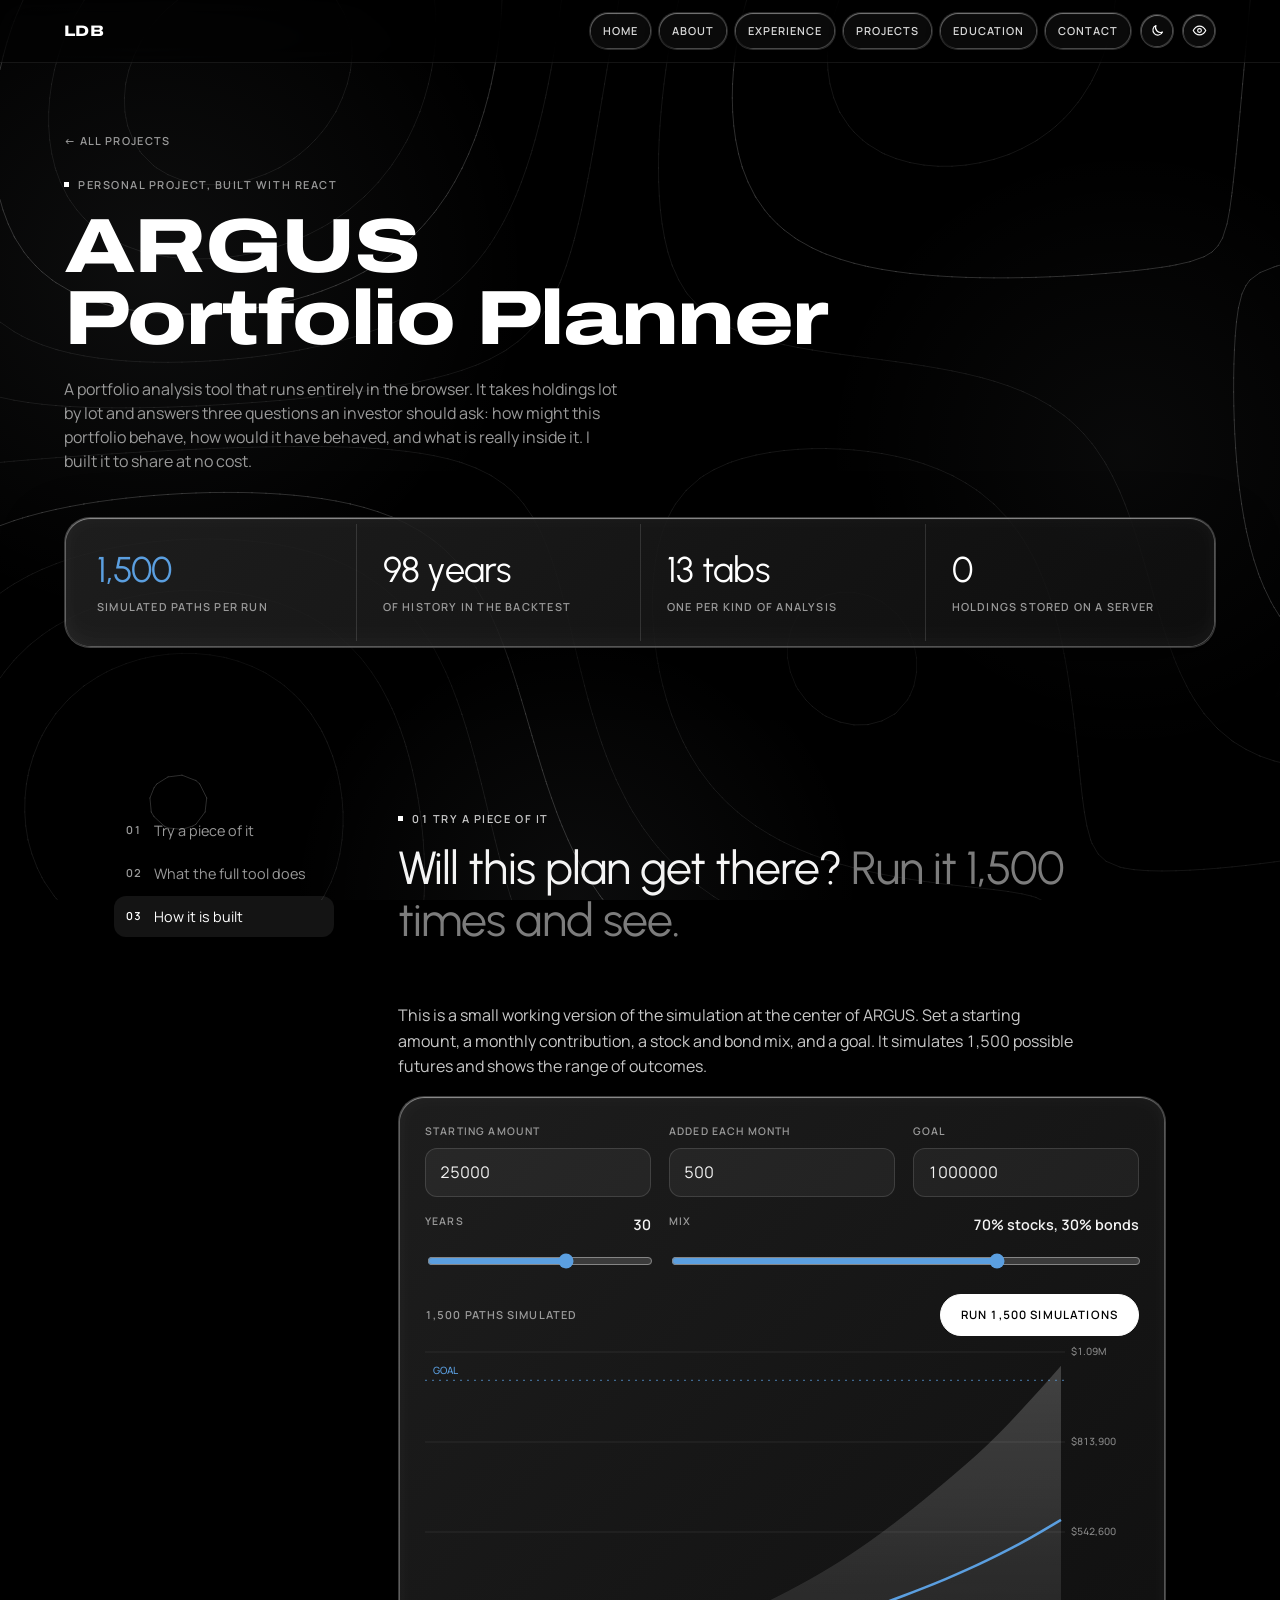
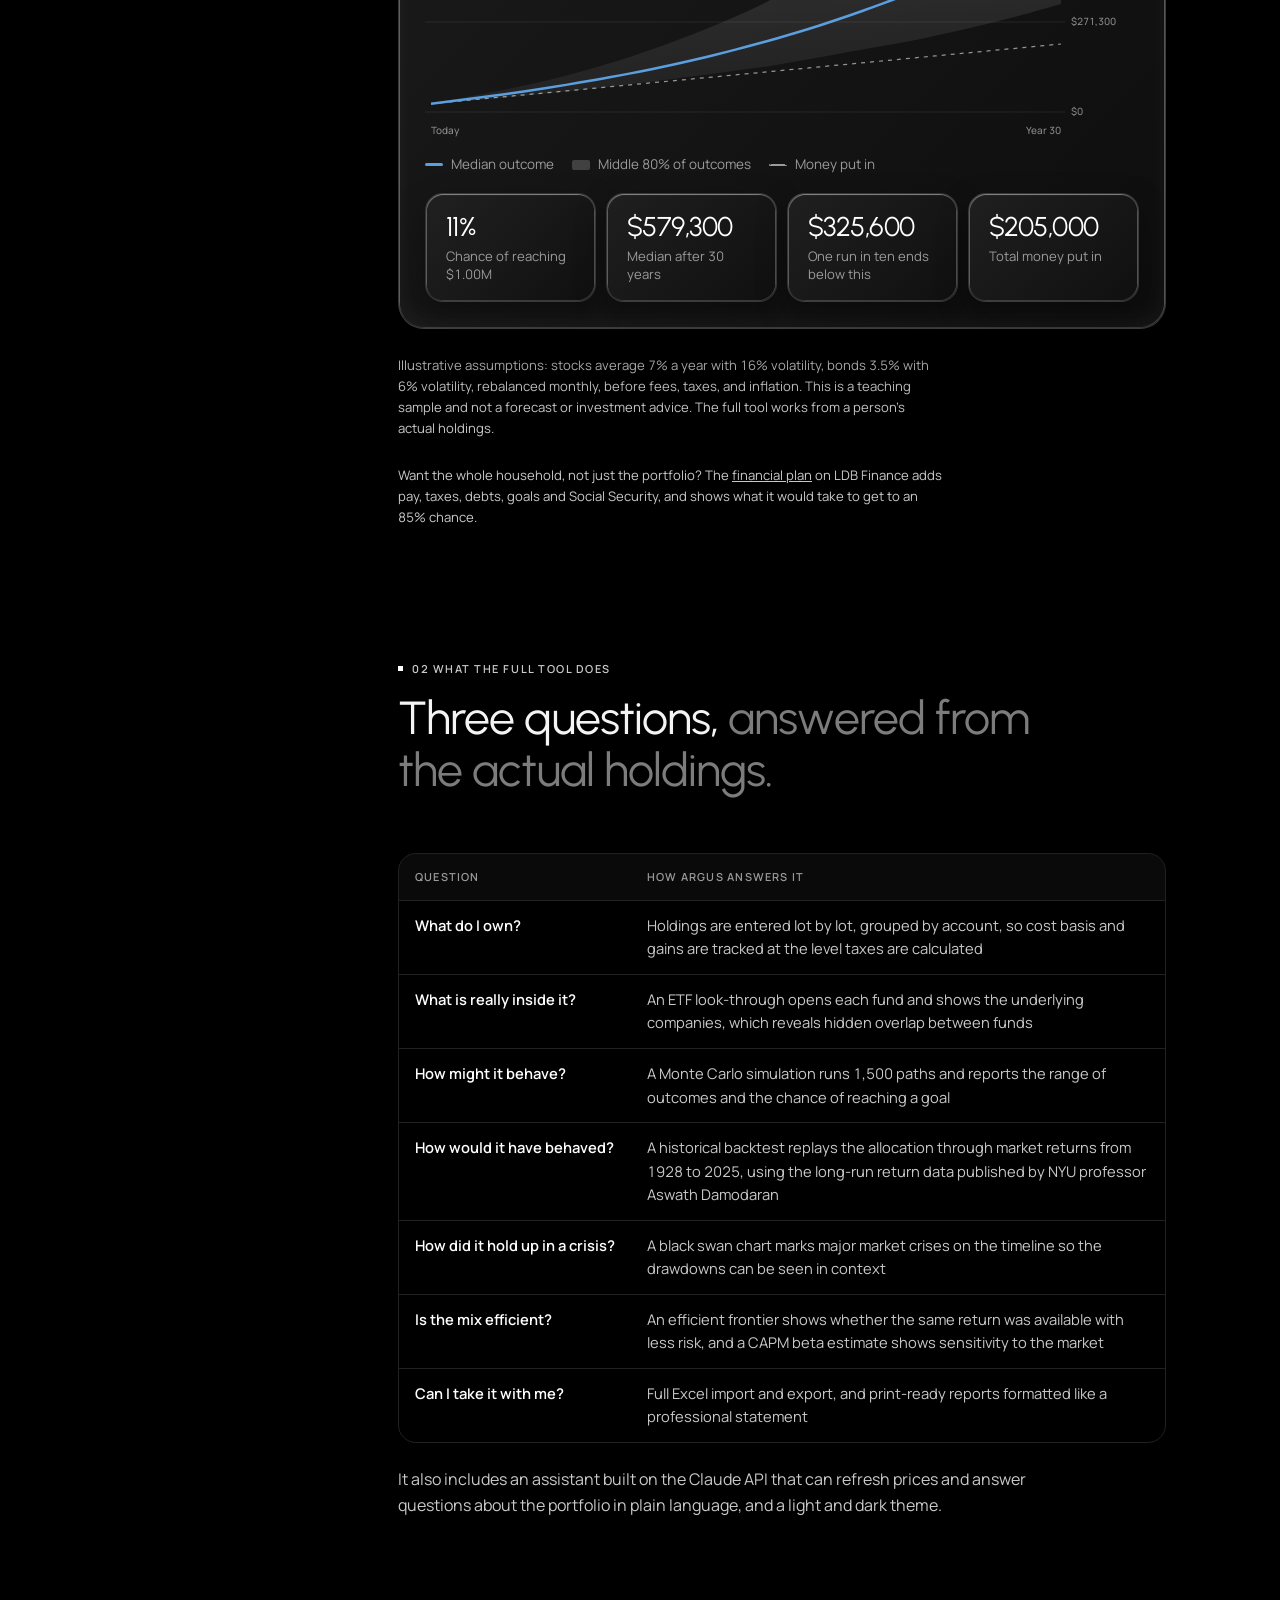
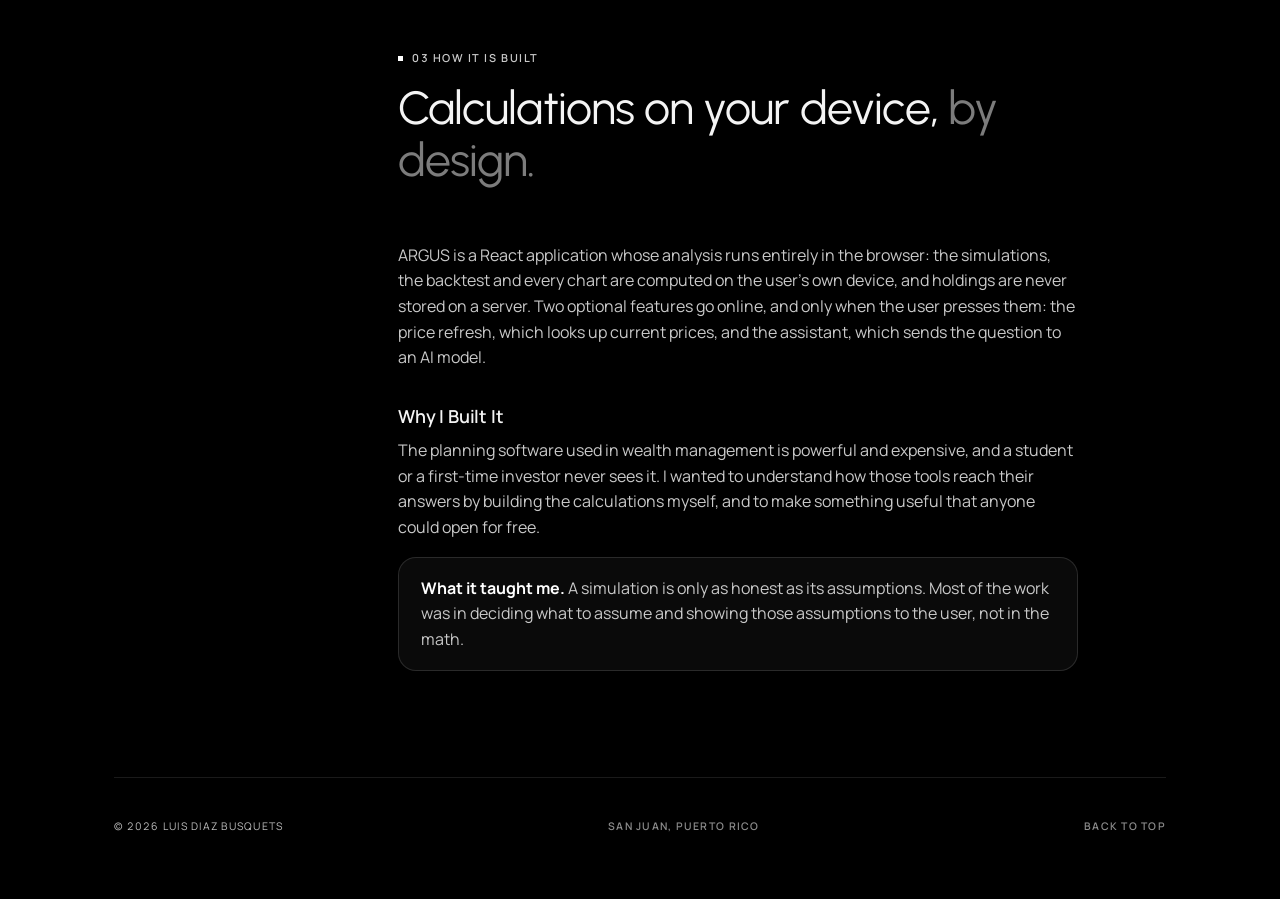
<file: argus.html>
<!DOCTYPE html>
<html lang="en">
<head>
<meta charset="utf-8">
<meta name="viewport" content="width=device-width, initial-scale=1">
<title>ARGUS Portfolio Planner | Luis Diaz Busquets</title>
<meta name="theme-color" content="#000000">
<meta name="color-scheme" content="light dark">
<script>
/* Theme: light from 7am to 7pm on the visitor's device, dark otherwise. A manual choice lasts for the visit. */
(function () {
  var h = new Date().getHours(), auto = h >= 7 && h < 19 ? 'light' : 'dark', pick = null;
  try {                                   /* a manual choice only holds until the next 7am or 7pm switch */
    var raw = (sessionStorage.getItem('theme') || '').split('|');
    if (raw[0] && raw[1] === auto) pick = raw[0]; else sessionStorage.removeItem('theme');
  } catch (e) {}
  document.documentElement.setAttribute('data-theme', pick || auto);
  try { if (localStorage.getItem('cb') === 'on') document.documentElement.setAttribute('data-cb', 'on'); } catch (e) {}   /* colorblind-friendly mode is remembered */
})();
</script>
<meta name="description" content="A portfolio analysis tool I built: lot-level holdings, 1,500-path Monte Carlo, a backtest on 1928 to 2025 data, efficient frontier, and ETF look-through. Try a working piece of it.">
<meta property="og:title" content="ARGUS Portfolio Planner | Luis Diaz Busquets">
<meta property="og:description" content="A portfolio analysis tool I built: lot-level holdings, 1,500-path Monte Carlo, a backtest on 1928 to 2025 data, efficient frontier, and ETF look-through. Try a working piece of it.">
<meta property="og:type" content="article">
<meta property="og:url" content="https://ldiazbusquets.github.io/argus.html">
<meta property="og:image" content="https://ldiazbusquets.github.io/preview.png">
<meta name="twitter:card" content="summary_large_image">
<link rel="icon" type="image/png" sizes="192x192" href="favicon.png?v=3">
<link rel="shortcut icon" href="favicon.ico?v=3">
<link rel="apple-touch-icon" href="apple-touch-icon.png?v=3">
<link rel="preconnect" href="https://fonts.googleapis.com">
<link rel="preconnect" href="https://fonts.gstatic.com" crossorigin>
<link href="https://fonts.googleapis.com/css2?family=Archivo:wdth,wght@125,800&family=Urbanist:wght@300..600&family=Manrope:wght@400..700&display=swap" rel="stylesheet">
<style>
  :root {
    --navy: #000000;
    --navy-2: #0C0C0C;
    --mist: #000000;
    --white: #FFFFFF;
    --ink: #F4F4F4;
    --ink-soft: #A3A3A3;
    --brass: #5B9FE0;     /* steel blue accent */
    --brass-deep: #5B9FE0;
    --sea: #1F5F85;
    --line: rgba(255,255,255,.13);
    --g: clamp(20px, 5vw, 72px);
    --max: 1180px;
  }
  * { box-sizing: border-box; }
  html { scroll-behavior: smooth; }
  html { -webkit-text-size-adjust: 100%; }
  body {
    margin: 0; overflow-x: clip; background: var(--mist); color: var(--ink);
    font-family: "Archivo", "Helvetica Neue", Arial, sans-serif;
    font-size: 1.0625rem; line-height: 1.6; -webkit-font-smoothing: antialiased;
  }
  #waves { position: fixed; inset: 0; width: 100%; height: 100%; z-index: -1; pointer-events: none; }
  .glow { position: fixed; inset: 0; z-index: -2; overflow: hidden; pointer-events: none; }
  .glow i { position: absolute; border-radius: 50%; filter: blur(90px); will-change: transform; }
  .glow i:nth-child(1) { width: 48vmax; height: 48vmax; left: -12vmax; top: 6vh; background: #E8EEF5; opacity: .075; animation: drift1 36s ease-in-out infinite alternate; }
  .glow i:nth-child(2) { width: 38vmax; height: 38vmax; right: -8vmax; top: 30vh; background: #E8EEF5; opacity: .05; animation: drift2 44s ease-in-out infinite alternate; }
  .glow i:nth-child(3) { width: 34vmax; height: 34vmax; left: 30vw; bottom: -14vmax; background: #E8EEF5; opacity: .065; animation: drift3 52s ease-in-out infinite alternate; }
  @keyframes drift1 { to { transform: translate(26vw, 22vh) scale(1.15); } }
  @keyframes drift2 { to { transform: translate(-30vw, -18vh) scale(.9); } }
  @keyframes drift3 { to { transform: translate(-18vw, -30vh) scale(1.2); } }
  @media (prefers-reduced-motion: reduce) { .glow i { animation: none; } }
   .project, .panel {
    background: linear-gradient(180deg, rgba(255,255,255,.09), rgba(255,255,255,.035));
    border: 1px solid rgba(255,255,255,.17); border-radius: 24px;
    -webkit-backdrop-filter: blur(24px) saturate(120%); backdrop-filter: blur(24px) saturate(120%);
    box-shadow: inset 0 1px 0 rgba(255,255,255,.16), 0 24px 60px rgba(0,0,0,.35);
  }
   .panel { padding: clamp(24px, 4vw, 52px); }
  a { color: inherit; }
  :focus-visible { outline: 3px solid var(--brass); outline-offset: 3px; border-radius: 2px; }
  .wrap { max-width: var(--max); margin: 0 auto; padding: 0 var(--g); }

  /* ---------- Hero ---------- */
  .hero {
    position: relative; background: var(--navy); color: var(--white);
    min-height: max(100svh, 640px); display: flex; flex-direction: column; overflow: hidden;
  }
  .hero canvas { position: absolute; inset: 0; width: 100%; height: 100%; display: block; }
  .hero > *:not(canvas) { position: relative; z-index: 1; }
  .hero > .nav {
    position: fixed; top: 0; left: 0; right: 0; z-index: 10;
    background: rgba(0,0,0,.55); -webkit-backdrop-filter: blur(16px) saturate(140%); backdrop-filter: blur(16px) saturate(140%);
    border-bottom: 1px solid rgba(255,255,255,.08);
    display: flex; align-items: center; justify-content: space-between; gap: 16px;
    padding: 14px var(--g); font-size: .95rem;
  }
  .nav-links { display: flex; align-items: center; gap: clamp(14px, 2.4vw, 32px); }
  .nav-links a { text-decoration: none; opacity: .82; }
  .nav-links a:hover { opacity: 1; text-decoration: underline; text-underline-offset: 5px; }
  .mark { font-stretch: 125%; font-weight: 800; letter-spacing: .02em; text-decoration: none; }
  .lang { position: relative; display: inline-flex; border: 1px solid rgba(255,255,255,.35); border-radius: 999px; padding: 2px; }
  .lang::before {
    content: ""; position: absolute; top: 2px; bottom: 2px; left: 2px; width: calc(50% - 2px);
    background: var(--white); border-radius: 999px; transition: transform .32s cubic-bezier(.3,.7,.2,1);
  }
  .lang[data-lang="es"]::before { transform: translateX(100%); }
  .lang button {
    position: relative; z-index: 1; flex: 1 1 0; min-width: 40px; font: inherit; font-size: .85rem; font-weight: 600;
    color: var(--white); background: none; border: 0; border-radius: 999px; padding: 4px 12px; cursor: pointer; transition: color .25s;
  }
  .lang button[aria-pressed="true"] { color: #000; }
  [data-es] { transition: opacity .2s ease, filter .2s ease; }
  
  @media (prefers-reduced-motion: reduce) { .lang::before, [data-es] { transition: none; } }
  .menu-btn { display: none; width: 40px; height: 40px; padding: 0; border: 1px solid rgba(255,255,255,.35); border-radius: 50%; background: none; cursor: pointer; position: relative; }
  .menu-btn span { position: absolute; left: 11px; right: 11px; height: 1.5px; background: #fff; transition: transform .25s ease, top .25s ease; }
  .menu-btn span:first-child { top: 15px; } .menu-btn span:last-child { top: 23px; }
  .menu-btn[aria-expanded="true"] span:first-child { top: 19px; transform: rotate(45deg); }
  .menu-btn[aria-expanded="true"] span:last-child { top: 19px; transform: rotate(-45deg); }
  .mobile-menu {
    position: absolute; top: calc(100% + 8px); left: var(--g); right: var(--g); padding: 8px;
    background: rgba(14,14,14,.97); border: 1px solid rgba(255,255,255,.16); border-radius: 20px; box-shadow: 0 24px 60px rgba(0,0,0,.6);
    opacity: 0; transform: translateY(-8px); visibility: hidden; transition: opacity .22s ease, transform .22s ease, visibility 0s .22s;
  }
  .mobile-menu.open { opacity: 1; transform: none; visibility: visible; transition: opacity .22s ease, transform .22s ease; }
  .mobile-menu a { display: block; padding: 14px 16px; border-radius: 12px; text-decoration: none; font-size: 1.1rem; font-weight: 600; }
  .mobile-menu a:active, .mobile-menu a:hover { background: rgba(255,255,255,.08); }
  @media (min-width: 821px) { .mobile-menu { display: none; } }
  .hero-head { padding: calc(64px + clamp(24px, 6vh, 72px)) var(--g) 0; }
  h1 {
    margin: 0; font-stretch: 125%; font-weight: 800; line-height: .92; letter-spacing: -.02em;
    font-size: clamp(2.5rem, 9.4vw, 9rem);
  }
  .lede { max-width: 34ch; margin: clamp(18px, 3vh, 30px) 0 0; font-size: clamp(1.1rem, 1.7vw, 1.4rem); line-height: 1.4; color: #CFCFCF; }

  .btn {
    display: inline-block; font: inherit; font-weight: 600; font-size: .95rem; cursor: pointer; text-decoration: none;
    padding: 11px 20px; border-radius: 999px; border: 1.5px solid var(--brass); color: var(--brass); background: transparent;
  }
  .btn:hover { background: var(--brass); color: var(--navy); }
  .btn.solid { background: var(--brass); color: var(--navy); }
  .btn.solid:hover { background: var(--white); border-color: var(--white); }

  /* ---------- Sections ---------- */
  section { scroll-margin-top: 56px; border-top: 1px solid var(--line); }
  #experience { border-top: 0; }
  section { padding: clamp(64px, 10vw, 128px) 0; }
  h2 {
    margin: 0 0 clamp(28px, 4vw, 52px); font-stretch: 125%; font-weight: 800; letter-spacing: -.015em;
    font-size: clamp(1.9rem, 4.6vw, 3.5rem); line-height: 1;
  }
  h3 { margin: 0; font-size: 1.2rem; font-weight: 700; line-height: 1.3; }
  .about { display: grid; grid-template-columns: minmax(0, 380px) minmax(0, 1fr); gap: clamp(28px, 6vw, 88px); align-items: center; }

  .row { display: grid; grid-template-columns: 210px minmax(0, 1fr); gap: 8px 40px; padding: 26px 0; border-top: 1px solid var(--line); }
  .row:last-child { border-bottom: 1px solid var(--line); }
  .when { font-variant-numeric: tabular-nums; color: var(--brass-deep); font-weight: 600; font-size: .95rem; padding-top: 3px; line-height: 1.7; white-space: nowrap; }

  .work { background: transparent; }

  .projects { display: grid; grid-template-columns: repeat(2, minmax(0, 1fr)); gap: 16px; margin-top: 16px; }
  .project { padding: clamp(22px, 3vw, 34px); transition: border-color .2s; }
  .project:hover { border-color: rgba(91,159,224,.7); }
  .project p { margin: 8px 0 0; max-width: 52ch; }
  .project .built { color: var(--ink-soft); font-size: .92rem; }

  .plain { margin: 14px 0 0; padding: 0; list-style: none; }
  .plain li { padding: 9px 0; border-top: 1px solid var(--line); }
  .plain li:last-child { border-bottom: 1px solid var(--line); }

  .contact { background: transparent; color: var(--white); }
  .contact h2 { font-size: clamp(2.6rem, 8vw, 7rem); margin-bottom: 20px; }
  .contact p { margin: 0; max-width: 46ch; color: #CFCFCF; font-size: 1.15rem; }
  
  footer { background: transparent; color: #8C8C8C; font-size: .9rem; padding: 0 0 clamp(36px, 6vw, 64px); }
  footer .foot { display: flex; flex-wrap: wrap; align-items: center; justify-content: space-between; gap: 14px 40px; padding-top: clamp(28px, 4vw, 40px); border-top: 1px solid rgba(255,255,255,.14); }
  footer .foot span:first-child { color: #CFCFCF; font-weight: 600; }
  footer a { text-decoration: none; }
  footer a:hover { color: #fff; text-decoration: underline; text-underline-offset: 5px; }
  [hidden] { display: none !important; }

  @media (max-width: 820px) {
    .about, .projects { grid-template-columns: minmax(0, 1fr); }
    .row { grid-template-columns: minmax(0, 1fr); }
    .nav-links a { display: none; }
    .menu-btn { display: block; }
    .nav-links { gap: 10px; }

    .when { white-space: normal; }
    .contact h2 { font-size: clamp(2.4rem, 13vw, 4rem); }
    footer .foot { flex-direction: column; align-items: flex-start; gap: 8px; }
    
  }
  @media (prefers-reduced-motion: reduce) { html { scroll-behavior: auto; } }

  /* =====================================================================
     Cinematic black restyle: light type, mono labels, sharp controls, glass
     ===================================================================== */
  :root { --dim: #6F6F6F; --soft: #9A9A9A; }
  body { font-size: 1rem; }

  .hero::before {
    content: ""; position: absolute; inset: 0; z-index: 0; pointer-events: none;
    background:
      radial-gradient(110% 65% at 72% -5%, rgba(165,178,192,.26), rgba(0,0,0,0) 62%),
      radial-gradient(55% 40% at 12% 18%, rgba(130,140,155,.10), rgba(0,0,0,0) 70%),
      linear-gradient(to bottom, rgba(255,255,255,.03), rgba(0,0,0,0) 45%);
  }
  .hero > .nav { padding: 12px var(--g); background: rgba(0,0,0,.45); }
  .mark { font-family: "Archivo", "Helvetica Neue", Arial, sans-serif; font-stretch: 125%; font-weight: 800; font-size: .95rem; letter-spacing: .02em; }
  .nav-links { gap: 6px; }
  .nav-links a {
    font-family: var(--mono); font-size: 11px; text-transform: uppercase; letter-spacing: .07em; opacity: 1; color: #D8D8D8;
    padding: 8px 11px; border: 1px solid rgba(255,255,255,.13); border-radius: 6px; background: rgba(255,255,255,.04); transition: background .2s, color .2s;
  }
  .nav-links a:hover { text-decoration: none; background: rgba(255,255,255,.13); color: #fff; }
  .lang { border-radius: 7px; border-color: rgba(255,255,255,.2); margin-left: 6px; }
  .lang::before { border-radius: 5px; }
  .lang button { font-family: var(--mono); font-size: 11px; font-weight: 500; letter-spacing: .06em; padding: 6px 10px; border-radius: 5px; }
  .menu-btn { border-radius: 8px; border-color: rgba(255,255,255,.2); }
  .mobile-menu { border-radius: 14px; }
  .mobile-menu a { font-weight: 400; font-size: 1.15rem; letter-spacing: -.02em; border-radius: 8px; }

  h1 { font-stretch: normal; font-weight: 400; line-height: 1; letter-spacing: -.04em; font-size: clamp(2.7rem, 6.6vw, 5.75rem); }
  .lede { max-width: 42ch; font-size: clamp(1rem, 1.25vw, 1.12rem); line-height: 1.5; color: var(--soft); margin-top: clamp(16px, 2.4vh, 24px); }

  .btn {
    font-family: var(--mono); font-size: 11.5px; font-weight: 500; text-transform: uppercase; letter-spacing: .07em; line-height: 1;
    padding: 12px 16px; border-radius: 6px; border: 1px solid rgba(255,255,255,.26); color: #fff; background: rgba(255,255,255,.05);
    transition: background .2s, color .2s, border-color .2s;
  }
  .btn::after { content: " →"; opacity: .7; }
  .btn:hover { background: rgba(255,255,255,.16); color: #fff; }
  .btn.solid { background: #fff; color: #000; border-color: #fff; }
  .btn.solid:hover { background: #D6D6D6; border-color: #D6D6D6; }

  section { border-top: 0; padding: clamp(72px, 10vw, 140px) 0; }
  .eyebrow { display: flex; align-items: center; gap: 9px; margin: 0 0 18px; font-family: var(--mono); font-size: 11px; text-transform: uppercase; letter-spacing: .09em; color: var(--soft); }
  .eyebrow::before { content: ""; width: 5px; height: 5px; background: #fff; }
  h2 { font-stretch: normal; font-weight: 400; letter-spacing: -.032em; line-height: 1.12; font-size: clamp(1.75rem, 3.5vw, 2.7rem); max-width: 21ch; margin-bottom: clamp(30px, 4.5vw, 56px); }
  h2 em { font-style: normal; color: var(--dim); }
  h3 { font-weight: 500; font-size: 1.08rem; letter-spacing: -.015em; }

  .row { padding: 28px 0; border-top-color: rgba(255,255,255,.10); }
  .row:last-child { border-bottom-color: rgba(255,255,255,.10); }
  .when { font-family: var(--mono); font-size: 11px; font-weight: 400; text-transform: uppercase; letter-spacing: .07em; color: var(--soft); line-height: 1.9; padding-top: 4px; }

   .project, .panel {
    background: linear-gradient(180deg, rgba(255,255,255,.075), rgba(255,255,255,.022));
    border: 1px solid rgba(255,255,255,.12); border-radius: 18px;
    -webkit-backdrop-filter: blur(28px) saturate(125%); backdrop-filter: blur(28px) saturate(125%);
    box-shadow: inset 0 1px 0 rgba(255,255,255,.13), 0 30px 70px rgba(0,0,0,.45);
  }

  .projects { gap: 14px; margin-top: 14px; }
  .project { padding: 14px 14px 26px; }
  .project:hover { border-color: rgba(255,255,255,.34); }

  .project h3, .project p { padding: 0 10px; }
  .project h3 { font-family: var(--mono); font-size: 12px; font-weight: 500; text-transform: uppercase; letter-spacing: .08em; }
  .project p { color: var(--soft); font-size: .95rem; margin-top: 10px; }
  .project .built { font-family: var(--mono); font-size: 10.5px !important; text-transform: uppercase; letter-spacing: .07em; color: var(--dim) !important; margin-top: 14px; }

  .plain li { font-size: .95rem; color: #D5D5D5; border-top-color: rgba(255,255,255,.10); padding: 11px 0; }
  .plain li:last-child { border-bottom-color: rgba(255,255,255,.10); }

  .contact h2 { font-size: clamp(2.5rem, 6.4vw, 4.8rem); letter-spacing: -.045em; line-height: 1; margin-bottom: 18px; max-width: none; }
  .contact p { color: var(--soft); font-size: 1.05rem; }
  
  footer .foot { font-family: var(--mono); font-size: 10.5px; text-transform: uppercase; letter-spacing: .08em; border-top-color: rgba(255,255,255,.10); }
  footer .foot span:first-child { font-weight: 400; color: #BDBDBD; }
  :focus-visible { outline: 2px solid #fff; outline-offset: 3px; }
  @media (max-width: 820px) {
    .nav-links a { display: none; }
    h2 { max-width: none; }
    .when { line-height: 1.7; }
  }

  /* =====================================================================
     Light theme (daytime). Dark is the default set above.
     ===================================================================== */
  body, .hero, .hero > .nav { transition: background-color .5s ease, color .5s ease; }
  .theme-btn { width: 34px; height: 34px; padding: 0; margin-left: 2px; display: grid; place-items: center; cursor: pointer; color: inherit;
    border: 1px solid rgba(255,255,255,.2); border-radius: 7px; background: rgba(255,255,255,.04); transition: background .2s; }
  .theme-btn:hover { background: rgba(255,255,255,.13); }
  .theme-btn svg { width: 15px; height: 15px; display: block; }
  .theme-btn .sun { display: none; }
  html[data-theme="light"] .theme-btn .sun { display: block; }
  html[data-theme="light"] .theme-btn .moon { display: none; }

  html[data-theme="light"] {
    --navy: #F5F5F7; --mist: #F5F5F7; --white: #0A0A0A; --ink: #0A0A0A; --ink-soft: #5F5F64;
    --line: rgba(0,0,0,.12); --dim: #A4A4AA; --soft: #66666B; --brass: #2A6FBF; --brass-deep: #2A6FBF;
  }
  html[data-theme="light"] .glow i { background: #AFC0D4; }
  html[data-theme="light"] .glow i:nth-child(1) { opacity: .42; }
  html[data-theme="light"] .glow i:nth-child(2) { opacity: .30; }
  html[data-theme="light"] .glow i:nth-child(3) { opacity: .38; }
  html[data-theme="light"] .hero::before {
    background: radial-gradient(110% 65% at 72% -5%, rgba(120,140,168,.30), rgba(255,255,255,0) 62%),
                radial-gradient(55% 40% at 12% 18%, rgba(140,155,175,.14), rgba(255,255,255,0) 70%);
  }
  html[data-theme="light"] .hero > .nav { background: rgba(245,245,247,.72); border-bottom-color: rgba(0,0,0,.08); }
  html[data-theme="light"] .nav-links a { color: #2B2B2F; border-color: rgba(0,0,0,.12); background: rgba(0,0,0,.03); }
  html[data-theme="light"] .nav-links a:hover { background: rgba(0,0,0,.09); color: #000; }
  html[data-theme="light"] .lang, html[data-theme="light"] .menu-btn, html[data-theme="light"] .theme-btn { border-color: rgba(0,0,0,.2); }
  html[data-theme="light"] .theme-btn { background: rgba(0,0,0,.03); }
  html[data-theme="light"] .theme-btn:hover { background: rgba(0,0,0,.09); }
  html[data-theme="light"] .lang button[aria-pressed="true"] { color: #fff; }
  html[data-theme="light"] .menu-btn span { background: #000; }
  html[data-theme="light"] .mobile-menu { background: rgba(252,252,253,.98); border-color: rgba(0,0,0,.1); box-shadow: 0 24px 60px rgba(0,0,0,.16); }
  html[data-theme="light"] .mobile-menu a:hover, html[data-theme="light"] .mobile-menu a:active { background: rgba(0,0,0,.06); }

  html[data-theme="light"] .btn { border-color: rgba(0,0,0,.24); color: #000; background: rgba(0,0,0,.03); }
  html[data-theme="light"] .btn:hover { background: rgba(0,0,0,.10); color: #000; }
  html[data-theme="light"] .btn.solid { background: #0A0A0A; color: #fff; border-color: #0A0A0A; }
  html[data-theme="light"] .btn.solid:hover { background: #333; border-color: #333; }
  html[data-theme="light"] .eyebrow::before { background: #000; }

  html[data-theme="light"] .row, html[data-theme="light"] .row:last-child { border-color: rgba(0,0,0,.10); }
  
   html[data-theme="light"] .project, html[data-theme="light"] .panel {
    background: linear-gradient(180deg, rgba(255,255,255,.78), rgba(255,255,255,.46));
    border-color: rgba(0,0,0,.08); box-shadow: inset 0 1px 0 #fff, 0 24px 60px rgba(0,0,0,.08);
  }
  html[data-theme="light"] .project:hover { border-color: rgba(0,0,0,.32); }
   html[data-theme="light"] .plain li { color: #2A2A2F; }
  
  html[data-theme="light"] .plain li, html[data-theme="light"] .plain li:last-child { border-color: rgba(0,0,0,.10); }

  html[data-theme="light"] footer { color: #77777C; }
  html[data-theme="light"] footer .foot { border-top-color: rgba(0,0,0,.10); }
  html[data-theme="light"] footer .foot span:first-child { color: #3A3A3F; }
  html[data-theme="light"] footer a:hover { color: #000; }
  html[data-theme="light"] :focus-visible { outline-color: #000; }

  /* =====================================================================
     Light theme, second pass: frosted glass, brushed silver, pale green-yellow
     ===================================================================== */
  html[data-theme="light"] {
    --navy: #EEF1EA; --mist: #EEF1EA; --white: #2B302D; --ink: #2B302D; --ink-soft: #69706B;
    --line: rgba(60,80,62,.14); --dim: #A6ADA4; --soft: #6C736E; --brass: #71883F; --brass-deep: #71883F;
  }
  html[data-theme="light"] body { background: linear-gradient(180deg, #F2F4EE 0%, #E6EBE1 60%, #E9ECDD 100%) fixed; }
  html[data-theme="light"] .hero { background: transparent; }
  html[data-theme="light"] .glow i { filter: blur(80px); }
  html[data-theme="light"] .glow i:nth-child(1) { background: #DCE59A; opacity: .60; }
  html[data-theme="light"] .glow i:nth-child(2) { background: #B4CDB8; opacity: .70; }
  html[data-theme="light"] .glow i:nth-child(3) { background: #ECE8A6; opacity: .58; }
  html[data-theme="light"] .hero::before {
    background: radial-gradient(110% 65% at 74% -8%, rgba(140,170,146,.42), rgba(255,255,255,0) 62%),
                radial-gradient(60% 55% at 10% 92%, rgba(232,236,160,.50), rgba(255,255,255,0) 70%),
                radial-gradient(45% 40% at 92% 80%, rgba(190,212,192,.55), rgba(255,255,255,0) 70%);
  }
  html[data-theme="light"] .hero > .nav { background: rgba(240,243,236,.62); border-bottom-color: rgba(255,255,255,.7); }
  html[data-theme="light"] .nav-links a { color: #3B413D; border-color: rgba(255,255,255,.85); background: rgba(255,255,255,.42); box-shadow: 0 1px 2px rgba(60,80,62,.10); }
  html[data-theme="light"] .nav-links a:hover { background: rgba(255,255,255,.85); color: #1F2422; }

  /* frosted glass with a hint of pale liquid at the base */
   html[data-theme="light"] .project,
  html[data-theme="light"] .panel {
    background: linear-gradient(180deg, rgba(255,255,255,.66) 0%, rgba(252,253,244,.40) 55%, rgba(240,243,196,.34) 100%);
    border: 1px solid rgba(255,255,255,.92); border-radius: 26px;
    -webkit-backdrop-filter: blur(30px) saturate(150%); backdrop-filter: blur(30px) saturate(150%);
    box-shadow: inset 0 1.5px 0 #fff, inset 0 -22px 36px rgba(226,232,160,.20), 0 1px 0 rgba(120,140,120,.10), 0 26px 60px rgba(72,96,76,.16);
  }

  html[data-theme="light"] .project:hover { border-color: #fff; box-shadow: inset 0 1.5px 0 #fff, inset 0 -22px 36px rgba(226,232,160,.30), 0 34px 70px rgba(72,96,76,.24); }

  /* brushed silver controls */
  html[data-theme="light"] .btn.solid, html[data-theme="light"] .lang::before {
    background: linear-gradient(180deg, #E3E5E6 0%, #C2C5C7 48%, #B0B3B5 52%, #C9CCCE 100%);
    box-shadow: inset 0 1px 0 rgba(255,255,255,.9), 0 2px 6px rgba(60,70,64,.20);
  }
  html[data-theme="light"] .btn.solid { color: #1F2422; border-color: rgba(255,255,255,.85); }
  html[data-theme="light"] .btn.solid:hover { background: linear-gradient(180deg, #F0F1F2 0%, #D0D3D5 48%, #BEC1C3 52%, #D6D9DB 100%); border-color: #fff; }
  html[data-theme="light"] .lang button[aria-pressed="true"] { color: #1F2422; }
  html[data-theme="light"] .btn { border-color: rgba(255,255,255,.9); color: #2B302D; background: rgba(255,255,255,.45); box-shadow: 0 1px 3px rgba(60,80,62,.12); }
  html[data-theme="light"] .btn:hover { background: rgba(255,255,255,.9); color: #1F2422; }
  html[data-theme="light"] .lang, html[data-theme="light"] .menu-btn, html[data-theme="light"] .theme-btn { border-color: rgba(255,255,255,.9); background: rgba(255,255,255,.42); box-shadow: 0 1px 2px rgba(60,80,62,.10); }
  html[data-theme="light"] .theme-btn:hover { background: rgba(255,255,255,.9); }
  html[data-theme="light"] .menu-btn span { background: #2B302D; }
  html[data-theme="light"] .mobile-menu { background: rgba(246,248,242,.97); border-color: #fff; box-shadow: 0 24px 60px rgba(72,96,76,.22); }

  html[data-theme="light"] .eyebrow::before { background: linear-gradient(180deg, #B9BCBE, #8C9092); }

  html[data-theme="light"] .row, html[data-theme="light"] .row:last-child { border-color: rgba(60,80,62,.14); }
   html[data-theme="light"] .plain li { color: #434A45; }
  
  html[data-theme="light"] .plain li, html[data-theme="light"] .plain li:last-child { border-color: rgba(60,80,62,.13); }

  html[data-theme="light"] footer { color: #7C837D; }
  html[data-theme="light"] footer .foot { border-top-color: rgba(60,80,62,.14); }
  html[data-theme="light"] footer .foot span:first-child { color: #434A45; }
  html[data-theme="light"] footer a:hover { color: #1F2422; }
  html[data-theme="light"] :focus-visible { outline-color: #2B302D; }

  /* project illustrations: dark shapes in pale mist */

  /* =====================================================================
     Light theme, final: even sage mist, white frosted bubbles, brushed silver
     ===================================================================== */
  html[data-theme="light"] {
    --navy: #D3E4D4; --mist: #D3E4D4; --white: #1B211D; --ink: #1B211D; --ink-soft: #55615A;
    --line: rgba(30,60,40,.15); --dim: #8FA596; --soft: #56635B; --brass: #2F5E45; --brass-deep: #2F5E45;
  }
  html[data-theme="light"] body { background: radial-gradient(130% 100% at 50% 28%, #E4F0E3 0%, #D2E4D3 48%, #BBD3C0 100%) fixed; }
  html[data-theme="light"] .glow { display: none; }
  html[data-theme="light"] .hero::before { background: radial-gradient(75% 65% at 50% 30%, rgba(255,255,255,.34), rgba(255,255,255,0) 72%); }
  html[data-theme="light"] .hero > .nav { background: rgba(214,230,216,.58); border-bottom-color: rgba(255,255,255,.6); }
   html[data-theme="light"] .project,
  html[data-theme="light"] .panel {
    background: linear-gradient(180deg, rgba(255,255,255,.62) 0%, rgba(255,255,255,.30) 100%);
    border: 1px solid rgba(255,255,255,.95);
    box-shadow: inset 0 1.5px 0 #fff, inset 0 -16px 30px rgba(255,255,255,.30), 0 1px 0 rgba(40,80,55,.10), 0 28px 60px rgba(34,66,46,.20);
  }
  html[data-theme="light"] .project:hover { box-shadow: inset 0 1.5px 0 #fff, inset 0 -16px 30px rgba(255,255,255,.42), 0 36px 72px rgba(34,66,46,.28); }

   html[data-theme="light"] .plain li { color: #36413A; }
  
  html[data-theme="light"] footer { color: #4A5751; }
  html[data-theme="light"] .mobile-menu { background: rgba(228,240,228,.97); }

  /* =====================================================================
     Type and glass refinement (both themes)
     ===================================================================== */
  :root { --mono: "Manrope", "Helvetica Neue", Arial, sans-serif; --display: "Urbanist", "Manrope", "Helvetica Neue", Arial, sans-serif; }
  body { font-family: "Manrope", "Helvetica Neue", Arial, sans-serif; letter-spacing: 0; font-feature-settings: "tnum" 1; }
  h1, h2, .contact h2, .mobile-menu a { font-family: var(--display); }
  h1 { font-weight: 300; letter-spacing: -.025em; font-size: clamp(2.9rem, 7vw, 6.2rem); line-height: .98; }
  h2 { font-weight: 400; letter-spacing: -.02em; font-size: clamp(1.9rem, 3.7vw, 2.9rem); }
  .contact h2 { font-weight: 300; letter-spacing: -.03em; }

  h3 { font-weight: 600; letter-spacing: -.01em; }
  .nav-links a, .lang button, .btn, .eyebrow, .when, .project h3, footer .foot, .built { font-weight: 600; }
  .nav-links a { font-size: 11px; letter-spacing: .09em; padding: 9px 13px; border-radius: 999px; }
  .lang, .lang::before, .lang button { border-radius: 999px; }
  .lang button { font-size: 11px; letter-spacing: .08em; padding: 6px 11px; }
  .theme-btn, .menu-btn { border-radius: 50%; }
  .btn { font-size: 11.5px; letter-spacing: .1em; padding: 14px 20px; border-radius: 999px; }
  .eyebrow { font-size: 11px; letter-spacing: .14em; }
  .when { font-size: 11px; letter-spacing: .1em; }
  .project h3 { font-size: 12px; letter-spacing: .12em; }
  .project .built { font-size: 10.5px !important; letter-spacing: .1em; font-weight: 600; }

  footer .foot { font-size: 10.5px; letter-spacing: .12em; }

  /* frosted, translucent glass: thin bright rim, light caught on the top edge, soft depth below */
   .project, .panel {
    background: linear-gradient(135deg, rgba(255,255,255,.11) 0%, rgba(255,255,255,.035) 100%);
    border: 1px solid rgba(255,255,255,.17); border-radius: 26px;
    -webkit-backdrop-filter: blur(22px) saturate(160%); backdrop-filter: blur(22px) saturate(160%);
    box-shadow: inset 0 1px 1px rgba(255,255,255,.30), inset 0 0 22px rgba(255,255,255,.035), inset 0 -14px 26px rgba(255,255,255,.025),
                0 26px 60px rgba(0,0,0,.50), 0 2px 6px rgba(0,0,0,.30);
  }
  
  .nav-links a, .btn:not(.solid), .lang, .theme-btn, .menu-btn {
    -webkit-backdrop-filter: blur(14px) saturate(160%); backdrop-filter: blur(14px) saturate(160%);
    box-shadow: inset 0 1px 1px rgba(255,255,255,.22), 0 4px 14px rgba(0,0,0,.25);
  }

  html[data-theme="light"] .hero { background: radial-gradient(130% 100% at 50% 28%, #E4F0E3 0%, #D2E4D3 48%, #BBD3C0 100%) fixed; }
  html[data-theme="light"] { --brass: #008F11; --brass-deep: #008F11; }
   html[data-theme="light"] .project,
  html[data-theme="light"] .panel {
    background: linear-gradient(135deg, rgba(255,255,255,.40) 0%, rgba(255,255,255,.14) 100%);
    border: 1px solid rgba(255,255,255,.80);
    -webkit-backdrop-filter: blur(22px) saturate(170%); backdrop-filter: blur(22px) saturate(170%);
    box-shadow: inset 0 1px 1px #fff, inset 0 0 24px rgba(255,255,255,.22), inset 0 -14px 28px rgba(255,255,255,.16),
                0 22px 48px rgba(26,58,40,.22), 0 2px 6px rgba(26,58,40,.12);
  }
  html[data-theme="light"] .project:hover { border-color: #fff; box-shadow: inset 0 1px 1px #fff, inset 0 0 24px rgba(255,255,255,.32), 0 30px 60px rgba(26,58,40,.30), 0 2px 6px rgba(26,58,40,.14); }
  html[data-theme="light"] .nav-links a, html[data-theme="light"] .btn:not(.solid), html[data-theme="light"] .lang,
  html[data-theme="light"] .theme-btn, html[data-theme="light"] .menu-btn {
    background: linear-gradient(135deg, rgba(255,255,255,.50), rgba(255,255,255,.20)); border-color: rgba(255,255,255,.85);
    box-shadow: inset 0 1px 1px #fff, 0 4px 14px rgba(26,58,40,.16);
  }
  html[data-theme="light"] .nav-links a:hover, html[data-theme="light"] .btn:not(.solid):hover, html[data-theme="light"] .theme-btn:hover { background: rgba(255,255,255,.85); }

  /* animated project illustrations */
  
  @keyframes barGrow { 0% { transform: scaleY(0); opacity: 1; } 26% { transform: scaleY(1); } 90% { transform: scaleY(1); opacity: 1; } 100% { transform: scaleY(1); opacity: 0; } }
  
  @keyframes trendDraw { 0%, 22% { stroke-dashoffset: 100; opacity: 1; } 55%, 90% { stroke-dashoffset: 0; opacity: 1; } 100% { stroke-dashoffset: 0; opacity: 0; } }

  /* softer brushed silver */
  html[data-theme="light"] .btn.solid, html[data-theme="light"] .lang::before {
    background: linear-gradient(180deg, #F6F7F7 0%, #E6E8E9 49%, #DDE0E1 52%, #EAECED 100%);
    box-shadow: inset 0 1px 0 #fff, 0 3px 10px rgba(26,58,40,.14);
  }
  html[data-theme="light"] .btn.solid:hover { background: linear-gradient(180deg, #FFFFFF 0%, #F0F2F2 49%, #E8EAEB 52%, #F3F4F5 100%); border-color: #fff; }

  /* name set in the same bold, wide lettering as the LDB mark */
  h1 { font-family: "Archivo", "Helvetica Neue", Arial, sans-serif; font-stretch: 125%; font-weight: 800; letter-spacing: -.02em; line-height: .94; font-size: clamp(2.5rem, 7.8vw, 6.75rem); }

  /* ---- audit fixes ---- */
  html[data-theme="light"] body { background: #D2E4D3; }
  html[data-theme="light"] body::before { content: ""; position: fixed; inset: 0; z-index: -3; pointer-events: none;
    background: radial-gradient(130% 100% at 50% 28%, #E4F0E3 0%, #D2E4D3 48%, #BBD3C0 100%); }
  html[data-theme="light"] .hero { background: transparent; }
  /* readable secondary text in both themes */
  :root { --dim: #7C7C7C; }
  .project .built { color: #8A8A8A !important; }
  html[data-theme="light"] { --dim: #6B8274; }
  html[data-theme="light"] .project .built { color: #557062 !important; }
</style>
<style>
  /* ---------- research page ---------- */
  #waves { opacity: .8; }
  .hero.page { min-height: 0; padding-bottom: clamp(36px, 6vw, 72px); }
  .hero.page .hero-head { padding-top: calc(64px + clamp(28px, 7vh, 80px)); max-width: calc(var(--max) + 2 * var(--g)); margin: 0 auto; width: 100%; }
  .hero.page h1 { font-size: clamp(2.2rem, 6vw, 5rem); }
  .hero.page .lede { max-width: 56ch; }
  .back { display: inline-flex; align-items: center; gap: 8px; margin-bottom: 26px; font-size: 11px; font-weight: 600; text-transform: uppercase; letter-spacing: .12em; color: var(--soft); text-decoration: none; }
  .back:hover { color: var(--white); }
  .verdict { display: grid; grid-template-columns: repeat(4, minmax(0, 1fr)); gap: 0; margin-top: clamp(28px, 4vw, 44px); padding: 6px; }
  .verdict > div { padding: clamp(16px, 2.2vw, 26px); border-left: 1px solid var(--line); }
  .verdict > div:first-child { border-left: 0; }
  .verdict b { display: block; font-family: var(--display); font-weight: 400; font-size: clamp(1.5rem, 2.8vw, 2.3rem); letter-spacing: -.02em; line-height: 1.1; }
  .verdict span { display: block; margin-top: 8px; font-size: 11px; font-weight: 600; text-transform: uppercase; letter-spacing: .11em; color: var(--soft); }
  .verdict .call b { color: var(--brass); }
  .range { margin-top: 14px; padding: clamp(20px, 3vw, 34px); }
  .range h3 { font-size: 11px; font-weight: 600; text-transform: uppercase; letter-spacing: .12em; color: var(--soft); margin-bottom: 18px; }
  .range svg { display: block; width: 100%; height: auto; overflow: visible; }
  .range text { font-family: "Manrope", Arial, sans-serif; font-size: 12px; fill: var(--soft); }

   .range .acc { fill: var(--brass); } 
  .layout { display: grid; grid-template-columns: 220px minmax(0, 1fr); gap: clamp(28px, 5vw, 80px); align-items: start; padding-top: clamp(48px, 7vw, 96px); padding-bottom: clamp(48px, 7vw, 96px); }
  .toc { position: sticky; top: 84px; display: grid; gap: 2px; }
  .toc a { display: flex; gap: 12px; padding: 9px 12px; border-radius: 12px; font-size: .9rem; color: var(--soft); text-decoration: none; transition: background .2s, color .2s; }
  .toc a i { font-style: normal; font-size: 11px; font-weight: 600; letter-spacing: .08em; opacity: 1; padding-top: 2px; }
  .toc a:hover { color: var(--white); }
  .toc a.on { color: var(--white); background: rgba(255,255,255,.08); }
  html[data-theme="light"] .toc a.on { background: rgba(255,255,255,.6); box-shadow: inset 0 1px 1px #fff, 0 4px 14px rgba(26,58,40,.12); }
  .chapter { padding: 0 0 clamp(64px, 9vw, 120px); scroll-margin-top: 84px; }
  .chapter:last-child { padding-bottom: 0; }
  .chapter h2 { max-width: 24ch; }
  .chapter h3 { margin: 34px 0 10px; font-size: 1.12rem; }
  .chapter p, .chapter li { max-width: 68ch; color: #C9C9C9; }
  html[data-theme="light"] .chapter p, html[data-theme="light"] .chapter li { color: #36413A; }
  .chapter p { margin: 0 0 16px; }
  .chapter ul { margin: 0 0 16px; padding-left: 20px; } .chapter li { margin-bottom: 8px; } .chapter li b { color: var(--white); font-weight: 600; }
  blockquote { margin: 26px 0; padding: 4px 0 4px 22px; border-left: 2px solid var(--brass); font-family: var(--display); font-size: clamp(1.2rem, 2vw, 1.5rem); line-height: 1.4; max-width: 34ch; }
  blockquote cite { display: block; margin-top: 10px; font-family: "Manrope", Arial, sans-serif; font-style: normal; font-size: 11px; font-weight: 600; text-transform: uppercase; letter-spacing: .12em; color: var(--soft); }
  .figs { display: grid; grid-template-columns: repeat(3, minmax(0, 1fr)); gap: 10px; margin: 0 0 28px; }
  .figs > div { padding: 18px 20px; border-radius: 18px; border: 1px solid rgba(255,255,255,.14); background: linear-gradient(135deg, rgba(255,255,255,.09), rgba(255,255,255,.03));
    -webkit-backdrop-filter: blur(18px) saturate(160%); backdrop-filter: blur(18px) saturate(160%); box-shadow: inset 0 1px 1px rgba(255,255,255,.25), 0 12px 30px rgba(0,0,0,.35); }
  html[data-theme="light"] .figs > div { border-color: rgba(255,255,255,.8); background: linear-gradient(135deg, rgba(255,255,255,.42), rgba(255,255,255,.16)); box-shadow: inset 0 1px 1px #fff, 0 12px 28px rgba(26,58,40,.16); }
  .figs b { display: block; font-family: var(--display); font-weight: 400; font-size: 1.7rem; letter-spacing: -.02em; line-height: 1.1; color: var(--white); }
  .figs span { display: block; margin-top: 6px; font-size: .82rem; line-height: 1.35; color: var(--soft); }
  .tablewrap { overflow-x: auto; margin: 8px 0 24px; border-radius: 18px; border: 1px solid var(--line); }
  table { width: 100%; min-width: 560px; border-collapse: collapse; font-size: .92rem; }
  th { text-align: left; font-size: 11px; font-weight: 600; text-transform: uppercase; letter-spacing: .11em; color: var(--soft); padding: 14px 16px; background: rgba(255,255,255,.04); }
  html[data-theme="light"] th { background: rgba(255,255,255,.4); }
  td { padding: 13px 16px; border-top: 1px solid var(--line); vertical-align: top; color: #C9C9C9; }
  html[data-theme="light"] td { color: #36413A; }
  td:first-child { color: var(--white); font-weight: 600; white-space: nowrap; }
  .takeaway { padding: 18px 22px; border-radius: 18px; border: 1px solid var(--line); background: rgba(255,255,255,.04); }
  html[data-theme="light"] .takeaway { background: rgba(255,255,255,.4); border-color: rgba(255,255,255,.8); }
  .takeaway b { color: var(--white); }
  
  .note { font-size: .82rem; color: var(--soft); max-width: 68ch; margin-top: 18px; }
  @media (max-width: 900px) {
    .layout { grid-template-columns: minmax(0, 1fr); }
    .toc { position: static; display: flex; gap: 6px; overflow-x: auto; padding-bottom: 6px; margin: 0 calc(-1 * var(--g)); padding-left: var(--g); padding-right: var(--g); }
    .toc a { white-space: nowrap; border: 1px solid var(--line); border-radius: 999px; }
    .verdict { grid-template-columns: repeat(2, minmax(0, 1fr)); }
    .verdict > div:nth-child(3) { border-left: 0; } .verdict > div:nth-child(n/**/+3) { border-top: 1px solid var(--line); }
    .figs { grid-template-columns: repeat(2, minmax(0, 1fr)); }
  }

  /* nav: Home link, and collapse to the menu button earlier now that there are more links */
  @media (max-width: 1100px) { .nav-links a { display: none; } .menu-btn { display: block; } }
  @media (min-width: 821px) and (max-width: 1100px) { .mobile-menu { display: block; left: auto; width: 320px; } }

  /* contour background: one drawing, moved smoothly by the browser */
  #waves { opacity: .9; will-change: transform; animation: contourDrift 70s ease-in-out infinite alternate; }
  @keyframes contourDrift { from { transform: translate3d(-50px, -40px, 0) scale(1.02); } to { transform: translate3d(50px, 40px, 0) scale(1.06); } }
  @media (prefers-reduced-motion: reduce) { #waves { animation: none; } }
  .hero.page { background: transparent; }

  /* project pages: fast scrolling. The background is still, and panels are tinted glass without live blur. */
  #waves { animation: none; transform: none; will-change: auto; }
  .hero.page::before { display: none; }
   .project, .panel, .figs > div, .btn:not(.solid), .theme-btn, .menu-btn, .nav-links a, .toc a.on {
    -webkit-backdrop-filter: none !important; backdrop-filter: none !important;
  }
  .panel, .figs > div { background: linear-gradient(135deg, rgba(34,34,34,.86), rgba(16,16,16,.86)); }
  html[data-theme="light"] .panel, html[data-theme="light"] .figs > div { background: linear-gradient(135deg, rgba(255,255,255,.66), rgba(255,255,255,.40)); }

  /* breathing room between a panel and the note beneath it */
  .chapter .note { margin-top: 26px; }
  .hero.page .note { margin-top: 22px; }

  /* dark mode glow as a plain gradient: same soft light, without three large blurred layers to redraw */
  .glow i { display: none; }
  .glow { background:
    radial-gradient(42vmax 42vmax at 12% 30%, rgba(232,238,245,.06), rgba(232,238,245,0) 70%),
    radial-gradient(34vmax 34vmax at 88% 50%, rgba(232,238,245,.04), rgba(232,238,245,0) 70%),
    radial-gradient(32vmax 32vmax at 45% 100%, rgba(232,238,245,.05), rgba(232,238,245,0) 70%); }
</style>

<style>
  .plan { margin-top: 8px; padding: clamp(16px, 2.2vw, 26px); }
  .inputs { display: grid; grid-template-columns: repeat(3, minmax(0, 1fr)); gap: 16px 18px; }
  .inputs label { display: block; font-size: 10.5px; font-weight: 600; text-transform: uppercase; letter-spacing: .11em; color: var(--soft); }
  .inputs label b { float: right; color: var(--ink); font-weight: 600; letter-spacing: 0; font-size: .9rem; text-transform: none; }
  .inputs input[type=number] { width: 100%; margin-top: 8px; font: inherit; font-size: 1rem; color: var(--ink); padding: 11px 14px; border-radius: 12px; border: 1px solid var(--line); background: rgba(255,255,255,.05); }
  html[data-theme="light"] .inputs input[type=number] { background: rgba(255,255,255,.55); }
  .inputs input[type=range] { width: 100%; margin-top: 16px; accent-color: var(--brass); }
  .inputs input:focus-visible { outline: 2px solid var(--brass); outline-offset: 2px; }
  .planbar { display: flex; justify-content: space-between; align-items: center; flex-wrap: wrap; gap: 10px; margin: 18px 0 6px; }
  .planbar span { font-size: 11px; font-weight: 600; text-transform: uppercase; letter-spacing: .1em; color: var(--soft); }
  .planbar .btn::after { content: ""; }
  .plan canvas { position: static; display: block; width: 100%; height: clamp(260px, 36vw, 400px); margin-top: 6px; }
  .plan .figs { margin: 18px 0 0; grid-template-columns: repeat(4, minmax(0, 1fr)); }
  .legend { display: flex; flex-wrap: wrap; gap: 18px; margin-top: 12px; font-size: .84rem; color: var(--soft); }
  .legend i { display: inline-block; width: 18px; height: 3px; border-radius: 2px; vertical-align: middle; margin-right: 8px; background: var(--brass); }
  .legend i.band { height: 10px; background: var(--ink); opacity: .2; } .legend i.dash { background: none; border-top: 2px dashed var(--soft); height: 0; }
  @media (max-width: 820px) { .inputs { grid-template-columns: 1fr 1fr; } .plan .figs { grid-template-columns: 1fr 1fr; } }

  /* colorblind-friendly mode (the eye button): blue and orange stand in for green and red */
  html:root .theme-btn.cb-btn[aria-pressed="true"] { background: var(--white); color: var(--navy); border-color: var(--white); }
  html[data-cb="on"][data-theme="light"] { --brass: #0072B2; --brass-deep: #0072B2; }

  /* colorblind-friendly mode also raises contrast: no green tint, darker text, and visible edges on every panel and control */
  html[data-cb="on"][data-theme="light"] { --ink: #000; --white: #000; --ink-soft: #333; --soft: #333; --dim: #595959; --line: rgba(0,0,0,.32); --navy: #F3F4F6; --mist: #F3F4F6; }
  html[data-cb="on"][data-theme="light"] body, html[data-cb="on"][data-theme="light"] body::before { background: #F3F4F6; }
  html[data-cb="on"][data-theme="light"] .hero { background: transparent; }
  html[data-cb="on"][data-theme="light"] .hero > .nav { background: rgba(243,244,246,.9); border-bottom-color: rgba(0,0,0,.3); }
   html[data-cb="on"][data-theme="light"] .project,
  html[data-cb="on"][data-theme="light"] .panel, html[data-cb="on"][data-theme="light"] .figs > div, html[data-cb="on"][data-theme="light"] .cell, html[data-cb="on"][data-theme="light"] .takeaway {
    background: #fff; border-color: rgba(0,0,0,.42);
  }
  html[data-cb="on"][data-theme="light"] .nav-links a, html[data-cb="on"][data-theme="light"] .btn:not(.solid), html[data-cb="on"][data-theme="light"] .lang,
  html[data-cb="on"][data-theme="light"] .theme-btn, html[data-cb="on"][data-theme="light"] .menu-btn {
    background: #fff; border-color: rgba(0,0,0,.5); color: #000;
  }
  html[data-cb="on"][data-theme="light"] .chapter p, html[data-cb="on"][data-theme="light"] .chapter li, html[data-cb="on"][data-theme="light"] td, html[data-cb="on"][data-theme="light"] .plain li { color: #1A1A1A; }
  html[data-cb="on"][data-theme="dark"] { --ink-soft: #CFCFCF; --soft: #CFCFCF; --dim: #A6A6A6; --line: rgba(255,255,255,.36); }
   html[data-cb="on"][data-theme="dark"] .project,
  html[data-cb="on"][data-theme="dark"] .panel, html[data-cb="on"][data-theme="dark"] .figs > div,
  html[data-cb="on"][data-theme="dark"] .nav-links a, html[data-cb="on"][data-theme="dark"] .btn:not(.solid), html[data-cb="on"][data-theme="dark"] .theme-btn { border-color: rgba(255,255,255,.5); }

  html[data-cb="on"][data-theme="light"] .project .built, html[data-cb="on"][data-theme="light"] footer, html[data-cb="on"][data-theme="light"] .note { color: #3A3A3A !important; }

  /* make colorblind mode obvious: a yellow bar across the top, a yellow eye button, and a pale yellow page in the light theme */
  html[data-cb="on"][data-theme="light"] { --navy: #FFF7D6; --mist: #FFF7D6; }
  html[data-cb="on"][data-theme="light"] body, html[data-cb="on"][data-theme="light"] body::before { background: #FFF7D6; }
  html[data-cb="on"][data-theme="light"] .hero > .nav { background: rgba(255,247,214,.94); }
  .cb-toast { position: fixed; left: 50%; bottom: 28px; transform: translate(-50%, 12px); z-index: 70; padding: 12px 20px; border-radius: 999px; background: #FFD400; color: #000; border: 1.5px solid #000;
    font-size: .9rem; font-weight: 700; opacity: 0; pointer-events: none; transition: opacity .25s, transform .25s; white-space: nowrap; max-width: calc(100vw - 32px); overflow: hidden; text-overflow: ellipsis; }
  .cb-toast.show { opacity: 1; transform: translate(-50%, 0); }

  /* colorblind mode, light theme: the same frosted-glass look as the green theme, in white and yellow */
  html[data-cb="on"][data-theme="light"] { --navy: #FFF3C2; --mist: #FFF3C2; --line: rgba(90,65,0,.34); }
  html[data-cb="on"][data-theme="light"] body { background: #FFF3C2; }
  html[data-cb="on"][data-theme="light"] body::before { background: radial-gradient(130% 100% at 50% 28%, #FFFCEB 0%, #FFF3C2 48%, #FFE9A0 100%); }
  html[data-cb="on"][data-theme="light"] .hero > .nav { background: rgba(255,246,208,.82); border-bottom-color: rgba(110,80,0,.3); }
   html[data-cb="on"][data-theme="light"] .project,
  html[data-cb="on"][data-theme="light"] .panel, html[data-cb="on"][data-theme="light"] .figs > div, html[data-cb="on"][data-theme="light"] .cell, html[data-cb="on"][data-theme="light"] .takeaway {
    background: linear-gradient(135deg, rgba(255,255,255,.84) 0%, rgba(255,255,255,.58) 100%); border: 1px solid rgba(255,255,255,.95);
    box-shadow: inset 0 1px 1px #fff, 0 0 0 1px rgba(110,80,0,.40), 0 22px 48px rgba(120,90,0,.20);      /* white rim, plus a darker outline so the panel edge is never white on pale */
  }
  html[data-cb="on"][data-theme="light"] .nav-links a, html[data-cb="on"][data-theme="light"] .btn:not(.solid), html[data-cb="on"][data-theme="light"] .lang,
  html[data-cb="on"][data-theme="light"] .theme-btn, html[data-cb="on"][data-theme="light"] .menu-btn {
    background: linear-gradient(135deg, rgba(255,255,255,.92), rgba(255,255,255,.62)); border-color: rgba(110,80,0,.5); color: #000; box-shadow: inset 0 1px 1px #fff, 0 4px 14px rgba(120,90,0,.16);
  }
  /* the eye button when on: a flat yellow disc, with no highlight or shadow to push the fill off centre */
  .theme-btn svg { margin: 0; }

  /* colorblind mode keeps the site's glass look. The eye button fills in (black on light, white on dark) to show it is on. */
  html[data-cb="on"]:root .theme-btn.cb-btn[aria-pressed="true"] { background: #000; color: #fff; border-color: #000; box-shadow: none; }
  html[data-cb="on"][data-theme="dark"]:root .theme-btn.cb-btn[aria-pressed="true"] { background: #fff; color: #000; border-color: #fff; }
  html[data-cb="on"][data-theme="light"] .btn.solid, html[data-cb="on"][data-theme="light"] .lang::before { box-shadow: inset 0 1px 0 #fff, 0 0 0 1px rgba(110,80,0,.45), 0 3px 10px rgba(120,90,0,.16); }
  .cb-toast { background: #000; color: #fff; border-color: rgba(255,255,255,.5); }

  /* the note shown when colorblind mode is switched: brushed silver in the light theme, dark glass in the dark theme */
  .cb-toast { font-size: 11.5px; font-weight: 600; text-transform: uppercase; letter-spacing: .1em; padding: 14px 22px; border-width: 1px; }
  html[data-theme="light"] .cb-toast { color: #1F2422; border-color: rgba(255,255,255,.85);
    background: linear-gradient(180deg, #F6F7F7 0%, #E6E8E9 49%, #DDE0E1 52%, #EAECED 100%); box-shadow: inset 0 1px 0 #fff, 0 0 0 1px rgba(0,0,0,.18), 0 10px 26px rgba(0,0,0,.18); }
  html[data-theme="dark"] .cb-toast { color: #fff; border-color: rgba(255,255,255,.26);
    background: linear-gradient(135deg, rgba(60,60,60,.62), rgba(24,24,24,.62)); -webkit-backdrop-filter: blur(16px) saturate(160%); backdrop-filter: blur(16px) saturate(160%);
    box-shadow: inset 0 1px 1px rgba(255,255,255,.22), 0 10px 30px rgba(0,0,0,.5); }

  /* colorblind mode, light theme: the early light-theme palette, a pale green with a yellow hue, as one smooth wash */
  html[data-cb="on"][data-theme="light"] { --navy: #E9EDCB; --mist: #E9EDCB; --line: rgba(70,80,20,.34); }
  html[data-cb="on"][data-theme="light"] body { background: #E9EDCB; }
  html[data-cb="on"][data-theme="light"] body::before { background: radial-gradient(130% 100% at 50% 28%, #F5F7E8 0%, #E9EDCB 48%, #D9E1A8 100%); }
  html[data-cb="on"][data-theme="light"] .hero > .nav { background: rgba(240,243,222,.82); border-bottom-color: rgba(70,80,20,.28); }
   html[data-cb="on"][data-theme="light"] .project,
  html[data-cb="on"][data-theme="light"] .panel, html[data-cb="on"][data-theme="light"] .figs > div, html[data-cb="on"][data-theme="light"] .cell, html[data-cb="on"][data-theme="light"] .takeaway {
    background: linear-gradient(180deg, rgba(255,255,255,.86) 0%, rgba(253,254,244,.66) 55%, rgba(243,246,200,.60) 100%);     /* white glass with a little yellow pooling at the base */
    box-shadow: inset 0 1.5px 0 #fff, inset 0 -22px 36px rgba(226,232,160,.22), 0 0 0 1px rgba(70,80,20,.40), 0 24px 52px rgba(80,96,40,.20);
  }
  html[data-cb="on"][data-theme="light"] .nav-links a, html[data-cb="on"][data-theme="light"] .btn:not(.solid), html[data-cb="on"][data-theme="light"] .lang,
  html[data-cb="on"][data-theme="light"] .theme-btn, html[data-cb="on"][data-theme="light"] .menu-btn {
    border-color: rgba(70,80,20,.5); box-shadow: inset 0 1px 1px #fff, 0 4px 14px rgba(80,96,40,.16);
  }
  html[data-cb="on"][data-theme="light"] .btn.solid, html[data-cb="on"][data-theme="light"] .lang::before { box-shadow: inset 0 1px 0 #fff, 0 0 0 1px rgba(70,80,20,.45), 0 3px 10px rgba(80,96,40,.16); }

</style>
<link rel="stylesheet" href="ldb-glass.css">
</head>
<body>
<div class="glow" aria-hidden="true"><i></i><i></i><i></i></div>
<canvas id="waves" aria-hidden="true"></canvas>

<header class="hero page" id="top">
  <nav class="nav" aria-label="Main">
    <a class="mark" href="index.html">LDB</a>
    <div class="nav-links">
      <a href="index.html">Home</a>
      <a href="index.html#about">About</a>
      <a href="index.html#experience">Experience</a>
      <a href="index.html#work">Projects</a>
      <a href="index.html#education">Education</a>
      <a href="index.html#contact">Contact</a>
      <button class="theme-btn" type="button" aria-label="Switch between light and dark">
        <svg class="moon" viewBox="0 0 24 24" fill="none" stroke="currentColor" stroke-width="1.8" stroke-linecap="round" stroke-linejoin="round" aria-hidden="true"><path d="M20 14.5A8 8 0 0 1 9.5 4a8 8 0 1 0 10.5 10.5z"/></svg>
        <svg class="sun" viewBox="0 0 24 24" fill="none" stroke="currentColor" stroke-width="1.8" stroke-linecap="round" aria-hidden="true"><circle cx="12" cy="12" r="4"/><path d="M12 2.5v2.2M12 19.3v2.2M2.5 12h2.2M19.3 12h2.2M5.3 5.3l1.6 1.6M17.1 17.1l1.6 1.6M5.3 18.7l1.6-1.6M17.1 6.9l1.6-1.6"/></svg>
      </button>
      <button class="theme-btn cb-btn" type="button" aria-pressed="false" aria-label="Colorblind-friendly colors" title="Colorblind-friendly colors">
        <svg viewBox="0 0 24 24" fill="none" stroke="currentColor" stroke-width="1.8" stroke-linecap="round" stroke-linejoin="round" aria-hidden="true"><path d="M2 12s3.6-7 10-7 10 7 10 7-3.6 7-10 7S2 12 2 12z"/><circle cx="12" cy="12" r="3"/></svg>
      </button>
      <button class="menu-btn" type="button" aria-label="Menu" aria-expanded="false" aria-controls="mobileMenu"><span></span><span></span></button>
    </div>
    <div class="mobile-menu" id="mobileMenu">
      <a href="index.html">Home</a>
      <a href="index.html#experience">Experience</a>
      <a href="index.html#work">Projects</a>
      <a href="index.html#education">Education</a>
      <a href="index.html#contact">Contact</a>
    </div>
  </nav>
  <div class="hero-head">
    <a class="back" href="index.html#work">&larr; All projects</a>
    <p class="eyebrow">Personal project, built with React</p>
    <h1>ARGUS<br>Portfolio Planner</h1>
    <p class="lede">A portfolio analysis tool that runs entirely in the browser. It takes holdings lot by lot and answers three questions an investor should ask: how might this portfolio behave, how would it have behaved, and what is really inside it. I built it to share at no cost.</p>
    <div class="panel verdict">
      <div class="call"><b>1,500</b><span>Simulated paths per run</span></div>
      <div><b>98 years</b><span>Of history in the backtest</span></div>
      <div><b>13 tabs</b><span>One per kind of analysis</span></div>
      <div><b>0</b><span>Holdings stored on a server</span></div>
    </div>
  </div>
</header>

<main>
  <div class="wrap layout">
    <nav class="toc" aria-label="Sections">
      <a href="#try"><i>01</i>Try a piece of it</a>
      <a href="#does"><i>02</i>What the full tool does</a>
      <a href="#built"><i>03</i>How it is built</a>
    </nav>
    <div>
<section class="chapter" id="try">
  <p class="eyebrow">01 Try a piece of it</p>
  <h2>Will this plan get there? <em>Run it 1,500 times and see.</em></h2>
  <p>This is a small working version of the simulation at the center of ARGUS. Set a starting amount, a monthly contribution, a stock and bond mix, and a goal. It simulates 1,500 possible futures and shows the range of outcomes.</p>
  <div class="panel plan">
    <div class="inputs">
      <div><label for="iStart">Starting amount</label><input id="iStart" type="number" min="0" step="1000" value="25000" inputmode="numeric"></div>
      <div><label for="iAdd">Added each month</label><input id="iAdd" type="number" min="0" step="50" value="500" inputmode="numeric"></div>
      <div><label for="iGoal">Goal</label><input id="iGoal" type="number" min="0" step="10000" value="1000000" inputmode="numeric"></div>
      <div><label for="iYears">Years <b id="vYears">30</b></label><input id="iYears" type="range" min="5" max="45" step="1" value="30"></div>
      <div style="grid-column: span 2"><label for="iMix">Mix <b id="vMix">70% stocks, 30% bonds</b></label><input id="iMix" type="range" min="0" max="100" step="5" value="70"></div>
    </div>
    <div class="planbar"><span id="planstate">Ready</span><button class="btn solid" id="planrun" type="button">Run 1,500 Simulations</button></div>
    <canvas id="planc"></canvas>
    <div class="legend"><span><i></i>Median outcome</span><span><i class="band"></i>Middle 80% of outcomes</span><span><i class="dash"></i>Money put in</span></div>
    <div class="figs" id="planfigs"></div>
  </div>
  <p class="note">Illustrative assumptions: stocks average 7% a year with 16% volatility, bonds 3.5% with 6% volatility, rebalanced monthly, before fees, taxes, and inflation. This is a teaching sample and not a forecast or investment advice. The full tool works from a person's actual holdings.</p>
  <p class="note">Want the whole household, not just the portfolio? The <a href="finance/plan.html">financial plan</a> on LDB Finance adds pay, taxes, debts, goals and Social Security, and shows what it would take to get to an 85% chance.</p>
</section>

<section class="chapter" id="does">
  <p class="eyebrow">02 What the full tool does</p>
  <h2>Three questions, <em>answered from the actual holdings.</em></h2>
  <div class="tablewrap"><table>
    <thead><tr><th>Question</th><th>How ARGUS answers it</th></tr></thead>
    <tbody>
      <tr><td>What do I own?</td><td>Holdings are entered lot by lot, grouped by account, so cost basis and gains are tracked at the level taxes are calculated</td></tr>
      <tr><td>What is really inside it?</td><td>An ETF look-through opens each fund and shows the underlying companies, which reveals hidden overlap between funds</td></tr>
      <tr><td>How might it behave?</td><td>A Monte Carlo simulation runs 1,500 paths and reports the range of outcomes and the chance of reaching a goal</td></tr>
      <tr><td>How would it have behaved?</td><td>A historical backtest replays the allocation through market returns from 1928 to 2025, using the long-run return data published by NYU professor Aswath Damodaran</td></tr>
      <tr><td>How did it hold up in a crisis?</td><td>A black swan chart marks major market crises on the timeline so the drawdowns can be seen in context</td></tr>
      <tr><td>Is the mix efficient?</td><td>An efficient frontier shows whether the same return was available with less risk, and a CAPM beta estimate shows sensitivity to the market</td></tr>
      <tr><td>Can I take it with me?</td><td>Full Excel import and export, and print-ready reports formatted like a professional statement</td></tr>
    </tbody>
  </table></div>
  <p>It also includes an assistant built on the Claude API that can refresh prices and answer questions about the portfolio in plain language, and a light and dark theme.</p>
</section>

<section class="chapter" id="built">
  <p class="eyebrow">03 How it is built</p>
  <h2>Calculations on your device, <em>by design.</em></h2>
  <p>ARGUS is a React application whose analysis runs entirely in the browser: the simulations, the backtest and every chart are computed on the user's own device, and holdings are never stored on a server. Two optional features go online, and only when the user presses them: the price refresh, which looks up current prices, and the assistant, which sends the question to an AI model.</p>
  <h3>Why I Built It</h3>
  <p>The planning software used in wealth management is powerful and expensive, and a student or a first-time investor never sees it. I wanted to understand how those tools reach their answers by building the calculations myself, and to make something useful that anyone could open for free.</p>
  <p class="takeaway"><b>What it taught me.</b> A simulation is only as honest as its assumptions. Most of the work was in deciding what to assume and showing those assumptions to the user, not in the math.</p>
</section>
    </div>
  </div>
</main>

<footer>
  <div class="wrap"><div class="foot">
    <span>&copy; <span id="yr">2026</span> Luis Diaz Busquets</span>
    <span>San Juan, Puerto Rico</span>
    <a href="#top">Back to top</a>
  </div></div>
</footer>

<script>
function LIGHT() { return document.documentElement.getAttribute('data-theme') === 'light'; }
function FG() { return LIGHT() ? '27,40,32' : '255,255,255'; }
function CB() { return document.documentElement.getAttribute('data-cb') === 'on'; }                    /* colorblind-friendly mode */
function ACC() { return LIGHT() ? (CB() ? '0,114,178' : '0,230,64') : '91,159,224'; }   /* light: phosphor green (blue in colorblind mode), dark: steel blue */
function DOWNCOL() { return '213,94,0'; }                                    /* orange, used for "down" in colorblind mode */
(function () {
  var root = document.documentElement, meta = document.querySelector('meta[name="theme-color"]');
  function byHour() { var h = new Date().getHours(); return h >= 7 && h < 19 ? 'light' : 'dark'; }
  function chosen() {
    try {
      var raw = (sessionStorage.getItem('theme') || '').split('|');
      if (raw[0] && raw[1] === byHour()) return raw[0];
      sessionStorage.removeItem('theme');
    } catch (e) {}
    return null;
  }
  function apply(t) {
    var changed = root.getAttribute('data-theme') !== t;
    if (changed) root.setAttribute('data-theme', t);
    if (meta) meta.setAttribute('content', t === 'light' ? '#D3E4D4' : '#000000');
    if (changed) window.dispatchEvent(new Event('themechange'));
  }
  document.addEventListener('DOMContentLoaded', function () {
    apply(chosen() || byHour());
    document.querySelector('.theme-btn').addEventListener('click', function () {
      var next = root.getAttribute('data-theme') === 'light' ? 'dark' : 'light';
      try { sessionStorage.setItem('theme', next + '|' + byHour()); } catch (e) {}
      apply(next);
    });
    var cbBtn = document.querySelector('.cb-btn');
    cbBtn.setAttribute('aria-pressed', String(root.getAttribute('data-cb') === 'on'));
    cbBtn.addEventListener('click', function () {
      var on = root.getAttribute('data-cb') !== 'on';
      if (on) root.setAttribute('data-cb', 'on'); else root.removeAttribute('data-cb');
      cbBtn.setAttribute('aria-pressed', String(on));
      try { localStorage.setItem('cb', on ? 'on' : 'off'); } catch (e) {}
      window.dispatchEvent(new Event('themechange'));                  /* every chart redraws in the new colors */
      var toast = document.querySelector('.cb-toast'), es = root.lang === 'es';              /* say what just changed */
      if (!toast) { toast = document.createElement('div'); toast.className = 'cb-toast'; toast.setAttribute('role', 'status'); document.body.appendChild(toast); }
      toast.textContent = on ? (es ? 'Colores para daltonismo activados' : 'Colorblind-friendly colors on') : (es ? 'Colores est\u00e1ndar restaurados' : 'Standard colors restored');
      void toast.offsetWidth; toast.classList.add('show'); clearTimeout(toast._t); toast._t = setTimeout(function () { toast.classList.remove('show'); }, 2600);
    });
    setInterval(function () { if (!chosen()) apply(byHour()); }, 60000);   /* follows the clock while the page stays open */
  });
})();


(function () {
  var menuBtn = document.querySelector('.menu-btn'), menu = document.getElementById('mobileMenu');
  function setMenu(open) { menu.classList.toggle('open', open); menuBtn.setAttribute('aria-expanded', String(open)); }
  menuBtn.addEventListener('click', function (e) { e.stopPropagation(); setMenu(!menu.classList.contains('open')); });
  document.addEventListener('click', function (e) { if (!menu.contains(e.target)) setMenu(false); });
  document.addEventListener('keydown', function (e) { if (e.key === 'Escape') setMenu(false); });
  document.getElementById('yr').textContent = new Date().getFullYear();
  /* highlight the chapter being read */
  var links = {}; document.querySelectorAll('.toc a').forEach(function (a) { links[a.getAttribute('href').slice(1)] = a; });
  if ('IntersectionObserver' in window) {
    var io = new IntersectionObserver(function (entries) {
      entries.forEach(function (en) {
        if (!en.isIntersecting) return;
        for (var k in links) links[k].classList.toggle('on', k === en.target.id);
      });
    }, { rootMargin: '-30% 0px -60% 0px' });
    document.querySelectorAll('.chapter').forEach(function (c) { io.observe(c); });
  }
})();
</script>

<script>
/* ---------- mini Monte Carlo planner: 1,500 paths, the same count ARGUS uses ---------- */
(function () {
  var N = 1500, S = { mu: 0.07, sd: 0.16 }, B = { mu: 0.035, sd: 0.06 }, RHO = 0.1;
  var cv = document.getElementById('planc'), cx = cv.getContext('2d'), res = null;
  function $(id) { return document.getElementById(id); }
  function val(id, lo, hi) { var v = parseFloat($(id).value); if (!isFinite(v)) v = 0; return Math.max(lo, Math.min(hi, v)); }
  function gauss() { var u = 0, v = 0; while (u === 0) u = Math.random(); while (v === 0) v = Math.random(); return Math.sqrt(-2 * Math.log(u)) * Math.cos(6.283185 * v); }
  function money(v) { return v >= 1e6 ? '$' + (v / 1e6).toFixed(2) + 'M' : '$' + (Math.round(v / 100) * 100).toLocaleString('en-US'); }
  function labels() { $('vYears').textContent = $('iYears').value; var m = +$('iMix').value; $('vMix').textContent = m + '% stocks, ' + (100 - m) + '% bonds'; }
  function run() {
    var start = val('iStart', 0, 1e9), add = val('iAdd', 0, 1e7), goal = val('iGoal', 0, 1e12), years = +$('iYears').value, wS = +$('iMix').value / 100;
    var dt = 1 / 12, sS = S.sd * Math.sqrt(dt), sB = B.sd * Math.sqrt(dt), dS = (S.mu - S.sd * S.sd / 2) * dt, dB = (B.mu - B.sd * B.sd / 2) * dt, k = Math.sqrt(1 - RHO * RHO);
    var byYear = []; for (var y = 0; y <= years; y++) byYear.push(new Float64Array(N));
    for (var p = 0; p < N; p++) {
      var v = start; byYear[0][p] = v;
      for (var m = 1; m <= years * 12; m++) {
        var z1 = gauss(), z2 = RHO * z1 + k * gauss();
        v = v * (wS * Math.exp(dS + sS * z1) + (1 - wS) * Math.exp(dB + sB * z2)) + add;
        if (m % 12 === 0) byYear[m / 12][p] = v;
      }
    }
    var p10 = [], p50 = [], p90 = [];
    byYear.forEach(function (a) { var s = Array.prototype.slice.call(a).sort(function (x, y) { return x - y; }); p10.push(s[Math.floor(N * 0.1)]); p50.push(s[Math.floor(N * 0.5)]); p90.push(s[Math.floor(N * 0.9)]); });
    var end = byYear[years], hit = 0; for (var i = 0; i < N; i++) if (end[i] >= goal) hit++;
    function smooth(a) {                       /* remove sampling jitter so the bands read as smooth curves */
      var b = a.slice();
      for (var pass = 0; pass < 4; pass++) { var c = b.slice(); for (var i = 1; i < b.length; i++) { var nx = i + 1 < b.length ? b[i + 1] : 2 * b[i] - b[i - 1]; c[i] = (b[i - 1] + 2 * b[i] + nx) / 4; } b = c; }
      return b;
    }
    res = { years: years, p10: p10, p50: p50, p90: p90, s10: smooth(p10), s50: smooth(p50), s90: smooth(p90), goal: goal, start: start, add: add, paid: start + add * 12 * years, prob: hit / N };
    $('planstate').textContent = N.toLocaleString('en-US') + ' paths simulated';
    var f = [[Math.round(res.prob * 100) + '%', 'Chance of reaching ' + money(goal)], [money(p50[years]), 'Median after ' + years + ' years'], [money(p10[years]), 'One run in ten ends below this'], [money(res.paid), 'Total money put in']];
    $('planfigs').innerHTML = f.map(function (q) { return '<div><b>' + q[0] + '</b><span>' + q[1] + '</span></div>'; }).join('');
    paint();
  }
  function paint() {
    if (!res) return;
    var dpr = Math.min(window.devicePixelRatio || 1, 2), w = cv.clientWidth, h = cv.clientHeight; cv.width = w * dpr; cv.height = h * dpr; cx.setTransform(dpr, 0, 0, dpr, 0, 0);
    var Y = res.years, top = Math.max(res.p90[Y] * 1.04, res.s90[Y] * 1.04, res.goal * 1.08, 1), fg = FG(), acc = ACC();
    function X(y) { return 6 + y / Y * (w - 84); } function Yv(v) { return 10 + (1 - Math.min(v, top) / top) * (h - 40); }
    cx.font = '500 10px Manrope, Arial, sans-serif'; cx.textBaseline = 'middle';
    for (var g = 0; g <= 4; g++) { var v = top * g / 4; cx.strokeStyle = 'rgba(' + fg + ',0.08)'; cx.beginPath(); cx.moveTo(0, Yv(v)); cx.lineTo(w - 74, Yv(v)); cx.stroke(); cx.fillStyle = 'rgba(' + fg + ',0.5)'; cx.fillText(money(v), w - 68, Yv(v)); }
    var y;
    function curve(arr, back) {                /* smooth curve through the yearly points */
      var n = arr.length, i, pts = [];
      for (i = 0; i < n; i++) pts.push([X(i), Yv(arr[i])]);
      if (back) pts.reverse();
      back ? cx.lineTo(pts[0][0], pts[0][1]) : cx.moveTo(pts[0][0], pts[0][1]);
      for (i = 1; i < n - 1; i++) cx.quadraticCurveTo(pts[i][0], pts[i][1], (pts[i][0] + pts[i + 1][0]) / 2, (pts[i][1] + pts[i + 1][1]) / 2);
      cx.lineTo(pts[n - 1][0], pts[n - 1][1]);
    }
    var band = cx.createLinearGradient(0, Yv(top), 0, Yv(0));
    band.addColorStop(0, 'rgba(' + fg + ',0.20)'); band.addColorStop(1, 'rgba(' + fg + ',0.05)');
    cx.beginPath(); curve(res.s90); curve(res.s10, true); cx.closePath(); cx.fillStyle = band; cx.fill();
    cx.strokeStyle = 'rgba(' + fg + ',0.55)'; cx.setLineDash([4, 5]); cx.lineWidth = 1.25; cx.beginPath();
    for (y = 0; y <= Y; y++) { var paid = res.start + res.add * 12 * y; y ? cx.lineTo(X(y), Yv(paid)) : cx.moveTo(X(y), Yv(paid)); } cx.stroke();
    if (res.goal > 0 && res.goal <= top) { cx.strokeStyle = 'rgba(' + acc + ',0.6)'; cx.setLineDash([2, 5]); cx.beginPath(); cx.moveTo(0, Yv(res.goal)); cx.lineTo(w - 74, Yv(res.goal)); cx.stroke(); cx.fillStyle = 'rgb(' + acc + ')'; cx.fillText('GOAL', 8, Yv(res.goal) - 9); }
    cx.setLineDash([]); cx.strokeStyle = 'rgb(' + acc + ')'; cx.lineWidth = 2.5; cx.lineJoin = 'round'; cx.beginPath();
    curve(res.s50); cx.stroke();
    cx.fillStyle = 'rgba(' + fg + ',0.5)'; cx.textBaseline = 'alphabetic'; cx.fillText('Today', 6, h - 8); cx.textAlign = 'right'; cx.fillText('Year ' + Y, w - 78, h - 8); cx.textAlign = 'left';
  }
  ['iYears', 'iMix'].forEach(function (id) { $(id).addEventListener('input', function () { labels(); $('planstate').textContent = 'Inputs changed. Run again to update.'; }); });
  ['iStart', 'iAdd', 'iGoal'].forEach(function (id) { $(id).addEventListener('input', function () { $('planstate').textContent = 'Inputs changed. Run again to update.'; }); });
  $('planrun').addEventListener('click', run);
  window.addEventListener('resize', paint); window.addEventListener('themechange', paint);
  labels(); run();
})();
</script>

<script>
/* ---------- Background: contour lines that slowly reshape and rise under the cursor ---------- */
(function () {
  var c = document.getElementById('waves'), x = c.getContext('2d');
  var reduce = window.matchMedia('(prefers-reduced-motion: reduce)').matches;
  var CASES = { 1: [3, 2], 2: [2, 1], 3: [3, 1], 4: [0, 1], 5: [0, 3, 2, 1], 6: [0, 2], 7: [0, 3], 8: [0, 3], 9: [0, 2], 10: [0, 1, 3, 2], 11: [0, 1], 12: [3, 1], 13: [2, 1], 14: [3, 2] };
  var L0 = -1.5, ST = 0.3, NL = 15, CELL = 14, maxDpr = 2, W = 0, H = 0, cols = 0, rows = 0, f, C, R;
  var cost = 0, drawn = 0, frame = 0, tx = 0, ty = 0, hx = 0, hy = 0, hill = 0, hillTo = 0;
  function size() {
    var dpr = Math.min(window.devicePixelRatio || 1, maxDpr);
    W = window.innerWidth; H = window.innerHeight; c.style.cssText = ''; c.width = W * dpr; c.height = H * dpr; x.setTransform(dpr, 0, 0, dpr, 0, 0);
    cols = Math.ceil(W / CELL) + 2; rows = Math.ceil(H / CELL) + 2; f = new Float32Array(cols * rows);
    C = [0, 1, 2, 3, 4].map(function () { return new Float32Array(cols); }); R = [0, 1, 2, 3, 4].map(function () { return new Float32Array(rows); });
  }
  function draw(t) {
    var i, j, k, p, q, m;
    /* the height field is a sum of waves; splitting each wave into a column part and a row part keeps this cheap */
    for (i = 0; i < cols; i++) { p = i * CELL; C[0][i] = Math.sin(p * 0.0031 + t * 0.00007); C[1][i] = Math.sin(p * 0.0052 + t * 0.00009); C[2][i] = Math.cos(p * 0.0052 + t * 0.00009); C[3][i] = Math.cos(p * 0.0043 - t * 0.00004); C[4][i] = Math.sin(p * 0.0043 - t * 0.00004); }
    for (j = 0; j < rows; j++) { p = j * CELL; R[0][j] = Math.cos(p * 0.0037 - t * 0.00005); R[1][j] = Math.cos(p * 0.0052); R[2][j] = Math.sin(p * 0.0052); R[3][j] = Math.cos(p * 0.0043); R[4][j] = Math.sin(p * 0.0043); }
    for (j = 0; j < rows; j++) for (i = 0, k = j * cols; i < cols; i++, k++) f[k] = C[0][i] * R[0][j] + 0.5 * (C[1][i] * R[1][j] + C[2][i] * R[2][j]) + 0.5 * (C[3][i] * R[3][j] + C[4][i] * R[4][j]);
    if (hill > 0.01) {                                             /* a soft rise that follows the cursor */
      var i0 = Math.max(0, Math.floor((hx - 480) / CELL)), i1 = Math.min(cols - 1, Math.ceil((hx + 480) / CELL)), j0 = Math.max(0, Math.floor((hy - 480) / CELL)), j1 = Math.min(rows - 1, Math.ceil((hy + 480) / CELL));
      for (j = j0; j <= j1; j++) for (i = i0; i <= i1; i++) { var dx = i * CELL - hx, dy = j * CELL - hy; f[j * cols + i] += 1.15 * hill * Math.exp(-(dx * dx + dy * dy) / 52000); }
    }
    var minor = new Path2D(), major = new Path2D();
    for (j = 0; j < rows - 1; j++) for (i = 0; i < cols - 1; i++) {
      var a = f[j * cols + i], b = f[j * cols + i + 1], c2 = f[(j + 1) * cols + i + 1], d = f[(j + 1) * cols + i];
      var mn = Math.min(a, b, c2, d), mx = Math.max(a, b, c2, d), k0 = Math.max(0, Math.ceil((mn - L0) / ST)), k1 = Math.min(NL - 1, Math.floor((mx - L0) / ST));
      for (k = k0; k <= k1; k++) {                                 /* only the contour levels that cross this cell */
        var lv = L0 + k * ST, idx = (a > lv ? 8 : 0) | (b > lv ? 4 : 0) | (c2 > lv ? 2 : 0) | (d > lv ? 1 : 0);
        if (idx === 0 || idx === 15) continue;
        var X0 = i * CELL, Y0 = j * CELL, e = CASES[idx], path = k % 4 === 0 ? major : minor;
        for (q = 0; q < e.length; q += 2) for (m = 0; m < 2; m++) {
          var ed = e[q + m], ex, ey;
          if (ed === 0) { ex = X0 + CELL * (lv - a) / (b - a); ey = Y0; }
          else if (ed === 1) { ex = X0 + CELL; ey = Y0 + CELL * (lv - b) / (c2 - b); }
          else if (ed === 2) { ex = X0 + CELL * (lv - d) / (c2 - d); ey = Y0 + CELL; }
          else { ex = X0; ey = Y0 + CELL * (lv - a) / (d - a); }
          m ? path.lineTo(ex, ey) : path.moveTo(ex, ey);
        }
      }
    }
    var fg = FG();
    x.clearRect(0, 0, W, H); x.lineWidth = 1; x.lineJoin = 'round'; x.lineCap = 'round';
    x.strokeStyle = 'rgba(' + fg + ',0.09)'; x.stroke(minor);
    x.strokeStyle = 'rgba(' + fg + ',0.20)'; x.stroke(major);
  }
  function loop(now) {
    requestAnimationFrame(loop);
    if (document.hidden || (++frame & 1)) return;                  /* about 30 redraws a second */
    hill += (hillTo - hill) * 0.06; hx += (tx - hx) * 0.08; hy += (ty - hy) * 0.08;
    var t0 = performance.now(); draw(now); cost = cost ? cost * 0.9 + (performance.now() - t0) * 0.1 : performance.now() - t0;
    if (++drawn % 45 === 0 && cost > 9) {                          /* slow device: use a coarser grid, then a lower resolution */
      if (CELL < 26) { CELL += 4; cost = 0; size(); } else if (maxDpr > 1) { maxDpr = 1; cost = 0; size(); }
    }
  }
  window.addEventListener('pointermove', function (ev) {
    if (ev.pointerType === 'touch') return;
    tx = ev.clientX; ty = ev.clientY; if (hillTo === 0 && hill < 0.02) { hx = tx; hy = ty; } hillTo = 1;
  });
  document.documentElement.addEventListener('pointerleave', function () { hillTo = 0; });
  var tm; window.addEventListener('resize', function () { clearTimeout(tm); tm = setTimeout(function () { size(); if (reduce) draw(0); }, 150); });
  window.addEventListener('themechange', function () { if (reduce) draw(0); });
  size();
  if (reduce) draw(0); else requestAnimationFrame(loop);
})();
</script>
<script src="ldb-glass.js?v=2"></script>
<script>LDBGlass.glassifyAll(".panel, .figs > div, .cell, .viewer, .nav-links a, .btn:not(.solid), .theme-btn, .menu-btn", { refract: false });   /* lit glass rims; the background animates, so no live refraction */</script>
</body>
</html>
</file>
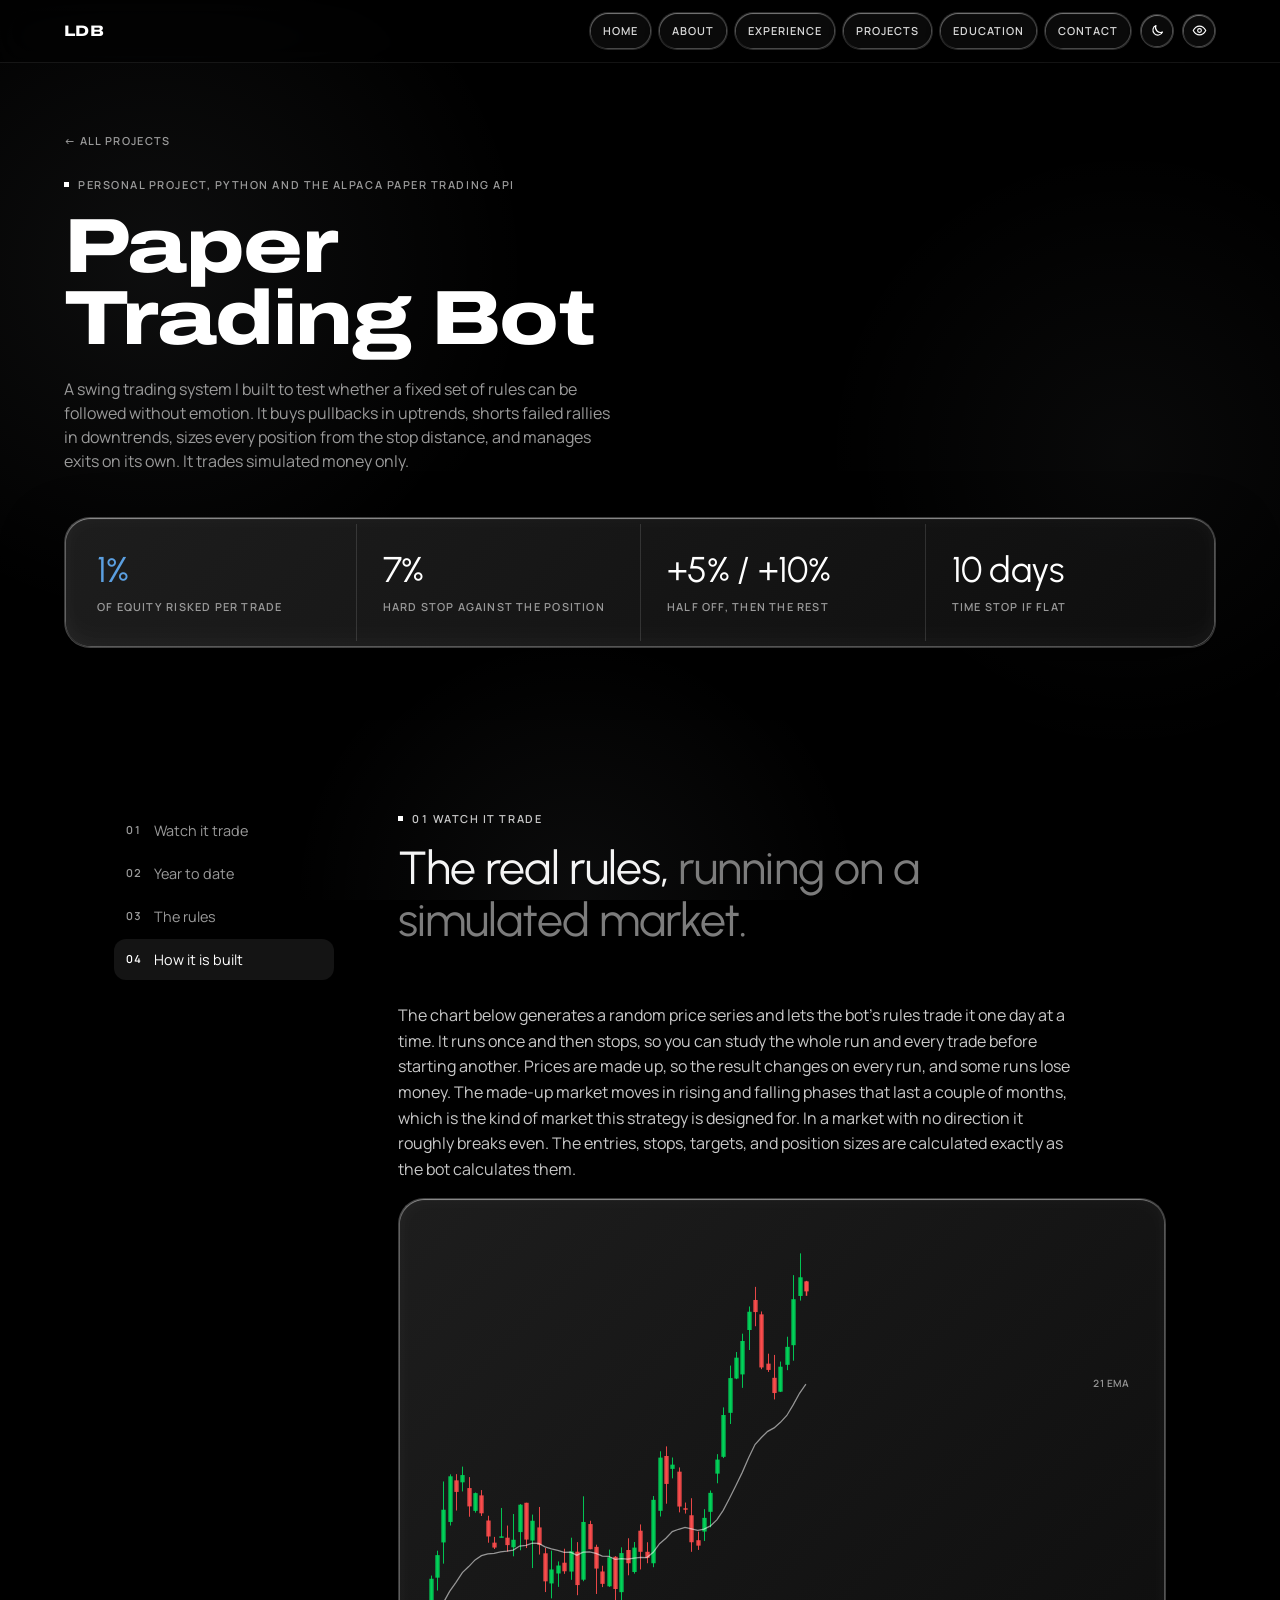
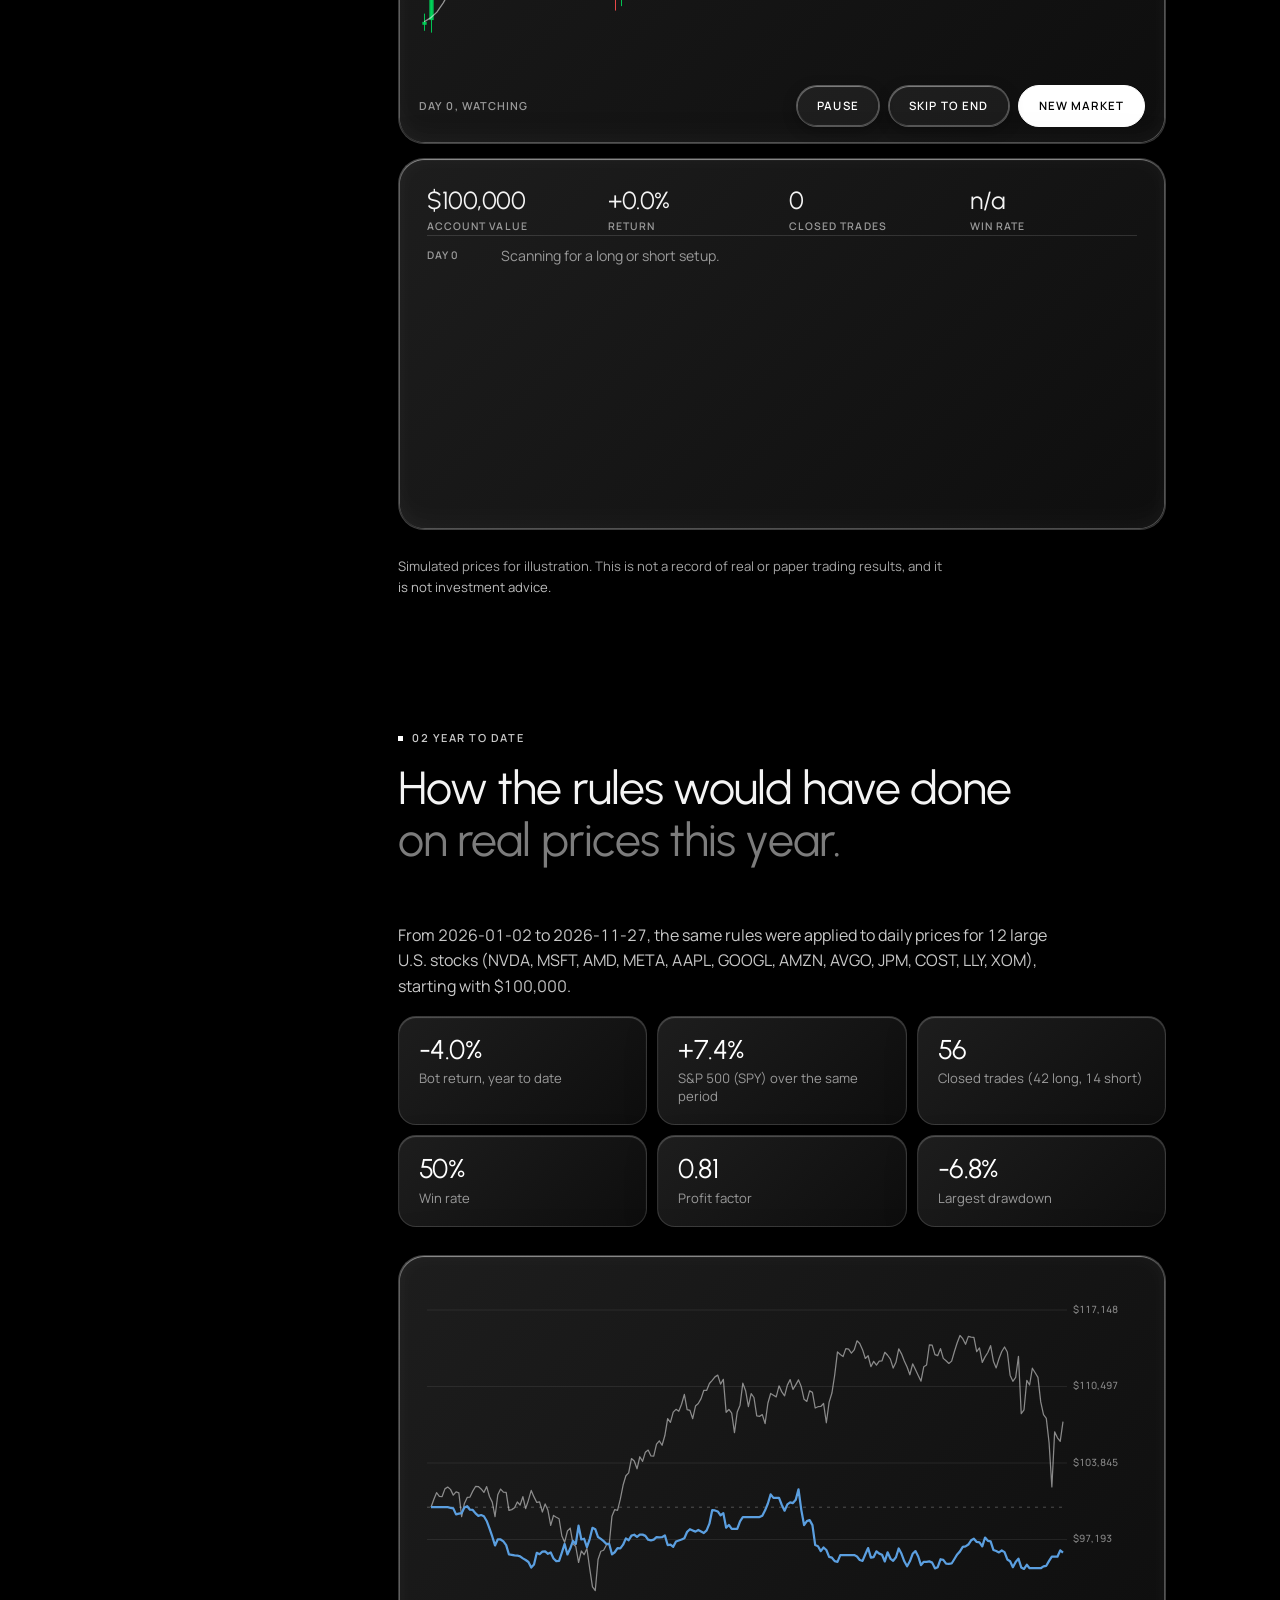
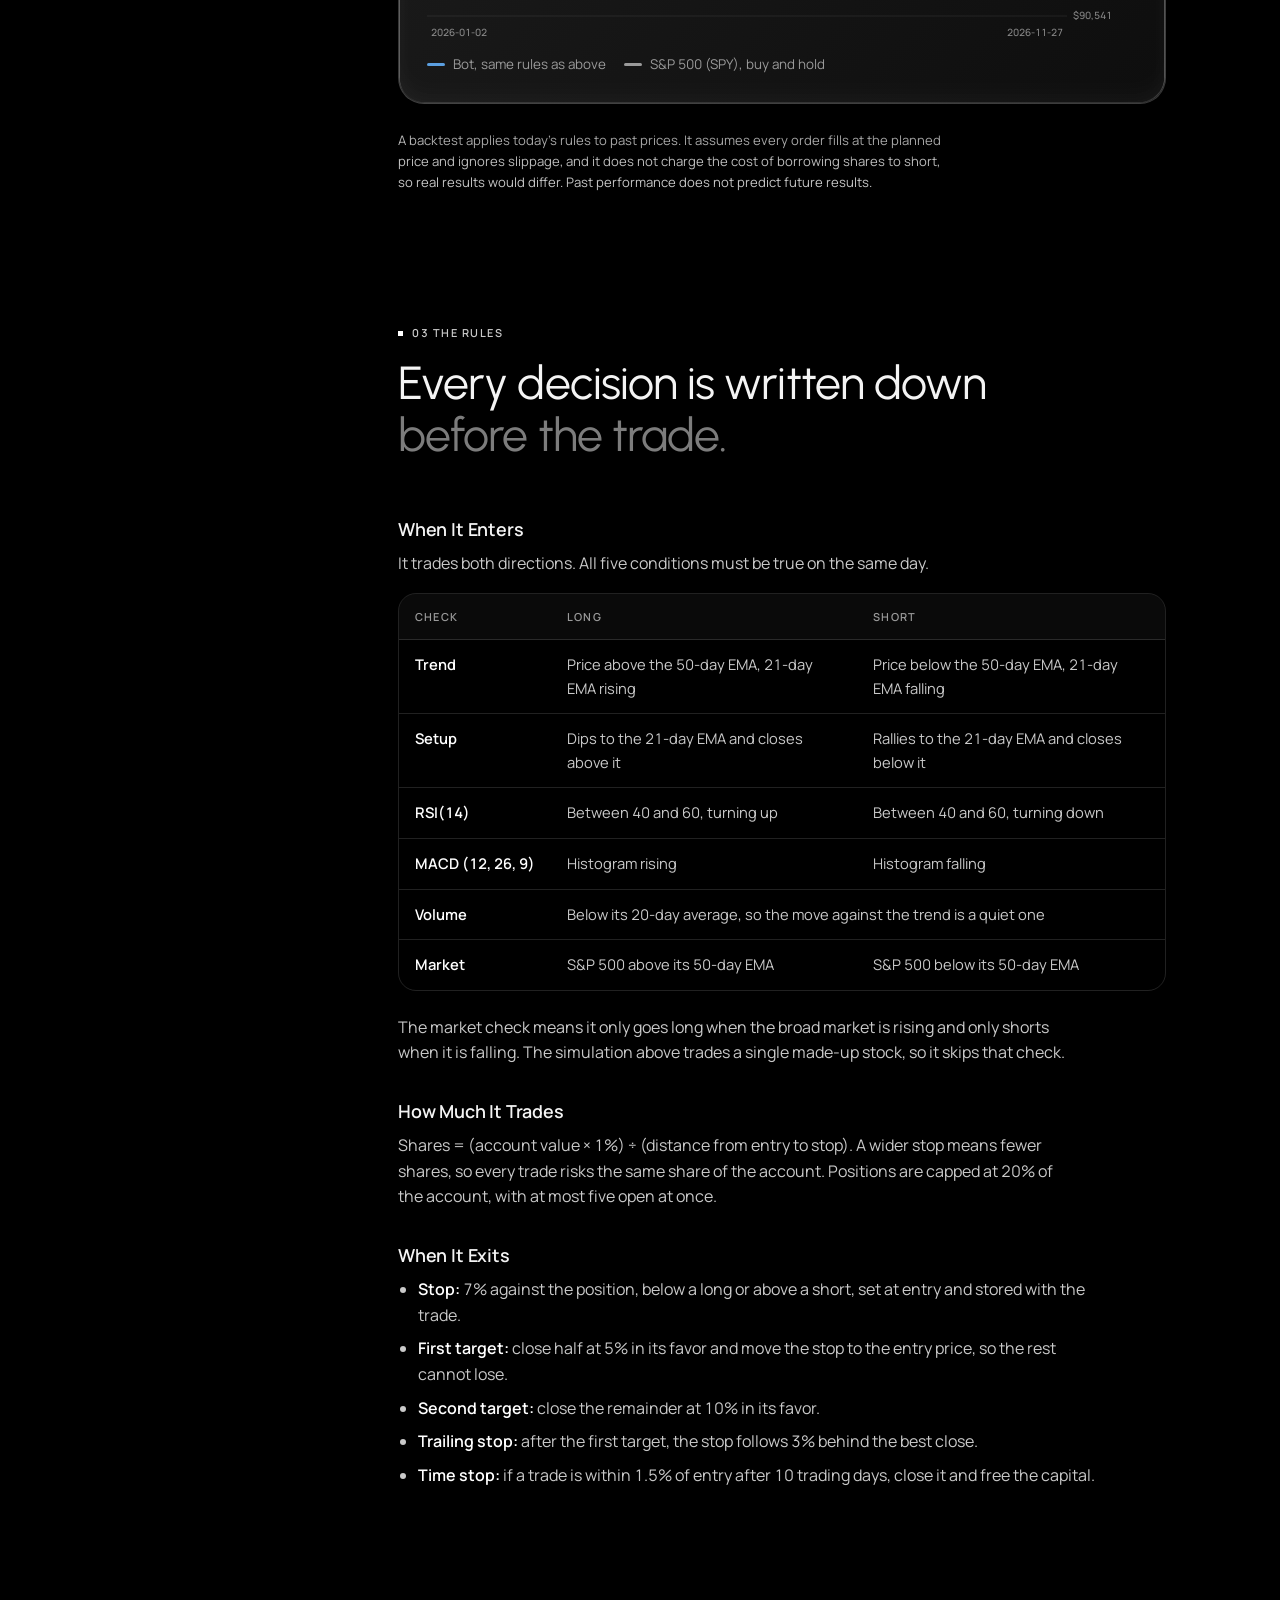
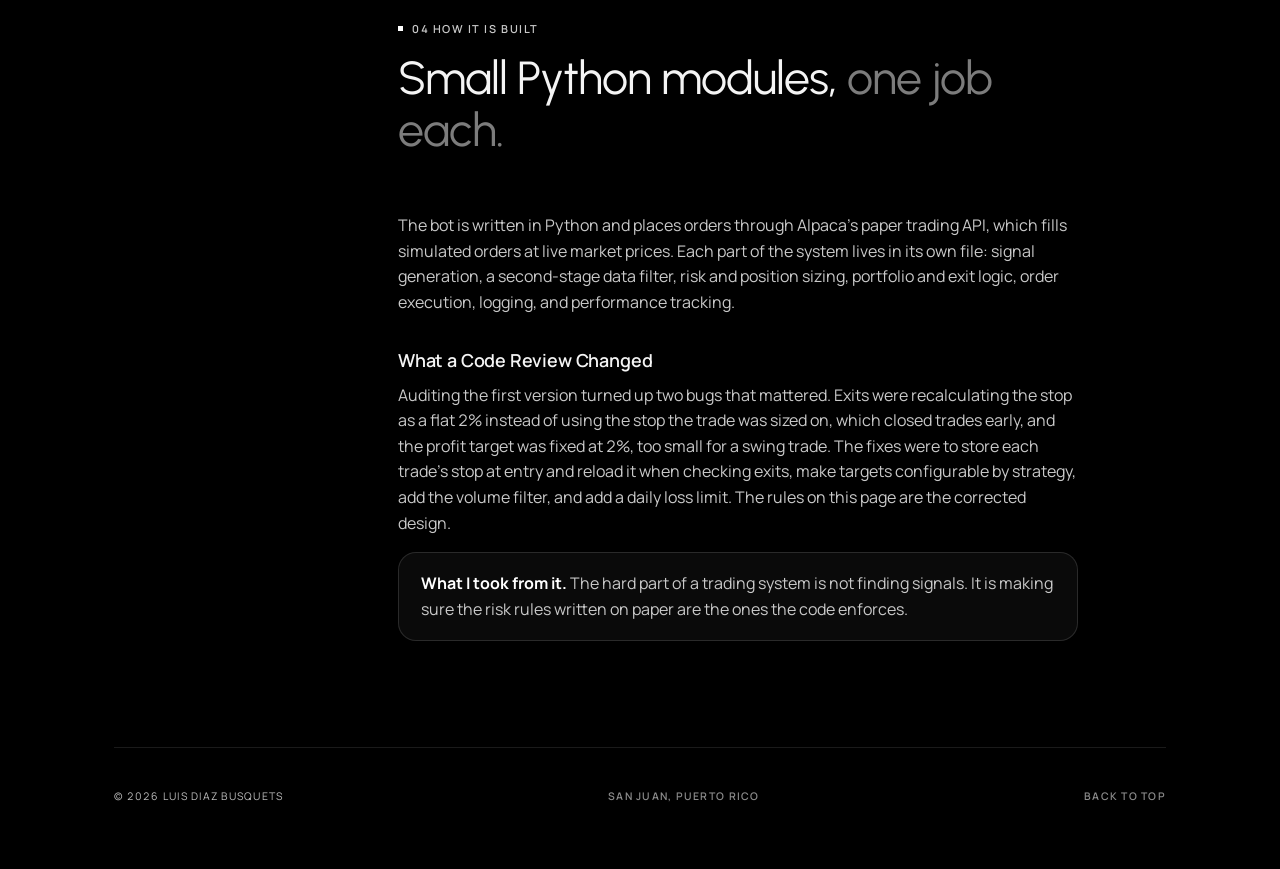
<file: bot.html>
<!DOCTYPE html>
<html lang="en">
<head>
<meta charset="utf-8">
<meta name="viewport" content="width=device-width, initial-scale=1">
<title>Paper Trading Bot | Luis Diaz Busquets</title>
<meta name="theme-color" content="#000000">
<meta name="color-scheme" content="light dark">
<script>
/* Theme: light from 7am to 7pm on the visitor's device, dark otherwise. A manual choice lasts for the visit. */
(function () {
  var h = new Date().getHours(), auto = h >= 7 && h < 19 ? 'light' : 'dark', pick = null;
  try {                                   /* a manual choice only holds until the next 7am or 7pm switch */
    var raw = (sessionStorage.getItem('theme') || '').split('|');
    if (raw[0] && raw[1] === auto) pick = raw[0]; else sessionStorage.removeItem('theme');
  } catch (e) {}
  document.documentElement.setAttribute('data-theme', pick || auto);
  try { if (localStorage.getItem('cb') === 'on') document.documentElement.setAttribute('data-cb', 'on'); } catch (e) {}   /* colorblind-friendly mode is remembered */
})();
</script>
<meta name="description" content="A swing trading bot built in Python on the Alpaca paper trading API, with its rules running in a live simulation.">
<meta property="og:title" content="Paper Trading Bot | Luis Diaz Busquets">
<meta property="og:description" content="A swing trading bot built in Python on the Alpaca paper trading API, with its rules running in a live simulation.">
<meta property="og:type" content="article">
<meta property="og:url" content="https://ldiazbusquets.github.io/bot.html">
<meta property="og:image" content="https://ldiazbusquets.github.io/preview.png">
<meta name="twitter:card" content="summary_large_image">
<link rel="icon" type="image/png" sizes="192x192" href="favicon.png?v=3">
<link rel="shortcut icon" href="favicon.ico?v=3">
<link rel="apple-touch-icon" href="apple-touch-icon.png?v=3">
<link rel="preconnect" href="https://fonts.googleapis.com">
<link rel="preconnect" href="https://fonts.gstatic.com" crossorigin>
<link href="https://fonts.googleapis.com/css2?family=Archivo:wdth,wght@125,800&family=Urbanist:wght@300..600&family=Manrope:wght@400..700&display=swap" rel="stylesheet">
<style>
  :root {
    --navy: #000000;
    --navy-2: #0C0C0C;
    --mist: #000000;
    --white: #FFFFFF;
    --ink: #F4F4F4;
    --ink-soft: #A3A3A3;
    --brass: #5B9FE0;     /* steel blue accent */
    --brass-deep: #5B9FE0;
    --sea: #1F5F85;
    --line: rgba(255,255,255,.13);
    --g: clamp(20px, 5vw, 72px);
    --max: 1180px;
  }
  * { box-sizing: border-box; }
  html { scroll-behavior: smooth; }
  html { -webkit-text-size-adjust: 100%; }
  body {
    margin: 0; overflow-x: clip; background: var(--mist); color: var(--ink);
    font-family: "Archivo", "Helvetica Neue", Arial, sans-serif;
    font-size: 1.0625rem; line-height: 1.6; -webkit-font-smoothing: antialiased;
  }
  #waves { position: fixed; inset: 0; width: 100%; height: 100%; z-index: -1; pointer-events: none; }
  .glow { position: fixed; inset: 0; z-index: -2; overflow: hidden; pointer-events: none; }
  .glow i { position: absolute; border-radius: 50%; filter: blur(90px); will-change: transform; }
  .glow i:nth-child(1) { width: 48vmax; height: 48vmax; left: -12vmax; top: 6vh; background: #E8EEF5; opacity: .075; animation: drift1 36s ease-in-out infinite alternate; }
  .glow i:nth-child(2) { width: 38vmax; height: 38vmax; right: -8vmax; top: 30vh; background: #E8EEF5; opacity: .05; animation: drift2 44s ease-in-out infinite alternate; }
  .glow i:nth-child(3) { width: 34vmax; height: 34vmax; left: 30vw; bottom: -14vmax; background: #E8EEF5; opacity: .065; animation: drift3 52s ease-in-out infinite alternate; }
  @keyframes drift1 { to { transform: translate(26vw, 22vh) scale(1.15); } }
  @keyframes drift2 { to { transform: translate(-30vw, -18vh) scale(.9); } }
  @keyframes drift3 { to { transform: translate(-18vw, -30vh) scale(1.2); } }
  @media (prefers-reduced-motion: reduce) { .glow i { animation: none; } }
   .project, .panel {
    background: linear-gradient(180deg, rgba(255,255,255,.09), rgba(255,255,255,.035));
    border: 1px solid rgba(255,255,255,.17); border-radius: 24px;
    -webkit-backdrop-filter: blur(24px) saturate(120%); backdrop-filter: blur(24px) saturate(120%);
    box-shadow: inset 0 1px 0 rgba(255,255,255,.16), 0 24px 60px rgba(0,0,0,.35);
  }
   .panel { padding: clamp(24px, 4vw, 52px); }
  a { color: inherit; }
  :focus-visible { outline: 3px solid var(--brass); outline-offset: 3px; border-radius: 2px; }
  .wrap { max-width: var(--max); margin: 0 auto; padding: 0 var(--g); }

  /* ---------- Hero ---------- */
  .hero {
    position: relative; background: var(--navy); color: var(--white);
    min-height: max(100svh, 640px); display: flex; flex-direction: column; overflow: hidden;
  }
  .hero canvas { position: absolute; inset: 0; width: 100%; height: 100%; display: block; }
  .hero > *:not(canvas) { position: relative; z-index: 1; }
  .hero > .nav {
    position: fixed; top: 0; left: 0; right: 0; z-index: 10;
    background: rgba(0,0,0,.55); -webkit-backdrop-filter: blur(16px) saturate(140%); backdrop-filter: blur(16px) saturate(140%);
    border-bottom: 1px solid rgba(255,255,255,.08);
    display: flex; align-items: center; justify-content: space-between; gap: 16px;
    padding: 14px var(--g); font-size: .95rem;
  }
  .nav-links { display: flex; align-items: center; gap: clamp(14px, 2.4vw, 32px); }
  .nav-links a { text-decoration: none; opacity: .82; }
  .nav-links a:hover { opacity: 1; text-decoration: underline; text-underline-offset: 5px; }
  .mark { font-stretch: 125%; font-weight: 800; letter-spacing: .02em; text-decoration: none; }
  .lang { position: relative; display: inline-flex; border: 1px solid rgba(255,255,255,.35); border-radius: 999px; padding: 2px; }
  .lang::before {
    content: ""; position: absolute; top: 2px; bottom: 2px; left: 2px; width: calc(50% - 2px);
    background: var(--white); border-radius: 999px; transition: transform .32s cubic-bezier(.3,.7,.2,1);
  }
  .lang[data-lang="es"]::before { transform: translateX(100%); }
  .lang button {
    position: relative; z-index: 1; flex: 1 1 0; min-width: 40px; font: inherit; font-size: .85rem; font-weight: 600;
    color: var(--white); background: none; border: 0; border-radius: 999px; padding: 4px 12px; cursor: pointer; transition: color .25s;
  }
  .lang button[aria-pressed="true"] { color: #000; }
  [data-es] { transition: opacity .2s ease, filter .2s ease; }
  
  @media (prefers-reduced-motion: reduce) { .lang::before, [data-es] { transition: none; } }
  .menu-btn { display: none; width: 40px; height: 40px; padding: 0; border: 1px solid rgba(255,255,255,.35); border-radius: 50%; background: none; cursor: pointer; position: relative; }
  .menu-btn span { position: absolute; left: 11px; right: 11px; height: 1.5px; background: #fff; transition: transform .25s ease, top .25s ease; }
  .menu-btn span:first-child { top: 15px; } .menu-btn span:last-child { top: 23px; }
  .menu-btn[aria-expanded="true"] span:first-child { top: 19px; transform: rotate(45deg); }
  .menu-btn[aria-expanded="true"] span:last-child { top: 19px; transform: rotate(-45deg); }
  .mobile-menu {
    position: absolute; top: calc(100% + 8px); left: var(--g); right: var(--g); padding: 8px;
    background: rgba(14,14,14,.97); border: 1px solid rgba(255,255,255,.16); border-radius: 20px; box-shadow: 0 24px 60px rgba(0,0,0,.6);
    opacity: 0; transform: translateY(-8px); visibility: hidden; transition: opacity .22s ease, transform .22s ease, visibility 0s .22s;
  }
  .mobile-menu.open { opacity: 1; transform: none; visibility: visible; transition: opacity .22s ease, transform .22s ease; }
  .mobile-menu a { display: block; padding: 14px 16px; border-radius: 12px; text-decoration: none; font-size: 1.1rem; font-weight: 600; }
  .mobile-menu a:active, .mobile-menu a:hover { background: rgba(255,255,255,.08); }
  @media (min-width: 821px) { .mobile-menu { display: none; } }
  .hero-head { padding: calc(64px + clamp(24px, 6vh, 72px)) var(--g) 0; }
  h1 {
    margin: 0; font-stretch: 125%; font-weight: 800; line-height: .92; letter-spacing: -.02em;
    font-size: clamp(2.5rem, 9.4vw, 9rem);
  }
  .lede { max-width: 34ch; margin: clamp(18px, 3vh, 30px) 0 0; font-size: clamp(1.1rem, 1.7vw, 1.4rem); line-height: 1.4; color: #CFCFCF; }
  
  .sim {
    margin: auto var(--g) 22px; padding: 16px 20px 16px 22px; border-radius: 20px;
    background: rgba(255,255,255,.055); border: 1px solid rgba(255,255,255,.14);
    -webkit-backdrop-filter: blur(18px) saturate(150%); backdrop-filter: blur(18px) saturate(150%);
    box-shadow: inset 0 1px 0 rgba(255,255,255,.10);
    display: flex; flex-wrap: wrap; align-items: center; justify-content: space-between; gap: 14px 32px;
  }

  .sim p { margin: 0; max-width: 62ch; font-size: .95rem; line-height: 1.5; color: #CFCFCF; }
  .sim small { display: block; margin-top: 4px; font-size: .8rem; color: #8C8C8C; }
  .sim strong { color: var(--white); font-weight: 700; font-variant-numeric: tabular-nums; }
  .btn {
    display: inline-block; font: inherit; font-weight: 600; font-size: .95rem; cursor: pointer; text-decoration: none;
    padding: 11px 20px; border-radius: 999px; border: 1.5px solid var(--brass); color: var(--brass); background: transparent;
  }
  .btn:hover { background: var(--brass); color: var(--navy); }
  .btn.solid { background: var(--brass); color: var(--navy); }
  .btn.solid:hover { background: var(--white); border-color: var(--white); }

  /* ---------- Sections ---------- */
  section { scroll-margin-top: 56px; border-top: 1px solid var(--line); }
  #experience { border-top: 0; }
  section { padding: clamp(64px, 10vw, 128px) 0; }
  h2 {
    margin: 0 0 clamp(28px, 4vw, 52px); font-stretch: 125%; font-weight: 800; letter-spacing: -.015em;
    font-size: clamp(1.9rem, 4.6vw, 3.5rem); line-height: 1;
  }
  h3 { margin: 0; font-size: 1.2rem; font-weight: 700; line-height: 1.3; }
  .about { display: grid; grid-template-columns: minmax(0, 380px) minmax(0, 1fr); gap: clamp(28px, 6vw, 88px); align-items: center; }

  .row { display: grid; grid-template-columns: 210px minmax(0, 1fr); gap: 8px 40px; padding: 26px 0; border-top: 1px solid var(--line); }
  .row:last-child { border-bottom: 1px solid var(--line); }
  .when { font-variant-numeric: tabular-nums; color: var(--brass-deep); font-weight: 600; font-size: .95rem; padding-top: 3px; line-height: 1.7; white-space: nowrap; }

  .work { background: transparent; }

  .projects { display: grid; grid-template-columns: repeat(2, minmax(0, 1fr)); gap: 16px; margin-top: 16px; }
  .project { padding: clamp(22px, 3vw, 34px); transition: border-color .2s; }
  .project:hover { border-color: rgba(91,159,224,.7); }
  .project p { margin: 8px 0 0; max-width: 52ch; }
  .project .built { color: var(--ink-soft); font-size: .92rem; }

  .contact { background: transparent; color: var(--white); }
  .contact h2 { font-size: clamp(2.6rem, 8vw, 7rem); margin-bottom: 20px; }
  .contact p { margin: 0; max-width: 46ch; color: #CFCFCF; font-size: 1.15rem; }
  
  footer { background: transparent; color: #8C8C8C; font-size: .9rem; padding: 0 0 clamp(36px, 6vw, 64px); }
  footer .foot { display: flex; flex-wrap: wrap; align-items: center; justify-content: space-between; gap: 14px 40px; padding-top: clamp(28px, 4vw, 40px); border-top: 1px solid rgba(255,255,255,.14); }
  footer .foot span:first-child { color: #CFCFCF; font-weight: 600; }
  footer a { text-decoration: none; }
  footer a:hover { color: #fff; text-decoration: underline; text-underline-offset: 5px; }
  [hidden] { display: none !important; }

  @media (max-width: 820px) {
    .about, .projects { grid-template-columns: minmax(0, 1fr); }
    .row { grid-template-columns: minmax(0, 1fr); }
    .nav-links a { display: none; }
    .menu-btn { display: block; }
    .nav-links { gap: 10px; }
    .sim { flex-direction: column; align-items: flex-start; padding: 14px 16px; }
    .sim p { font-size: .88rem; }
    
    .when { white-space: normal; }
    .contact h2 { font-size: clamp(2.4rem, 13vw, 4rem); }
    footer .foot { flex-direction: column; align-items: flex-start; gap: 8px; }
    
  }
  @media (prefers-reduced-motion: reduce) { html { scroll-behavior: auto; } }

  /* =====================================================================
     Cinematic black restyle: light type, mono labels, sharp controls, glass
     ===================================================================== */
  :root { --dim: #6F6F6F; --soft: #9A9A9A; }
  body { font-size: 1rem; }

  .hero::before {
    content: ""; position: absolute; inset: 0; z-index: 0; pointer-events: none;
    background:
      radial-gradient(110% 65% at 72% -5%, rgba(165,178,192,.26), rgba(0,0,0,0) 62%),
      radial-gradient(55% 40% at 12% 18%, rgba(130,140,155,.10), rgba(0,0,0,0) 70%),
      linear-gradient(to bottom, rgba(255,255,255,.03), rgba(0,0,0,0) 45%);
  }
  .hero > .nav { padding: 12px var(--g); background: rgba(0,0,0,.45); }
  .mark { font-family: "Archivo", "Helvetica Neue", Arial, sans-serif; font-stretch: 125%; font-weight: 800; font-size: .95rem; letter-spacing: .02em; }
  .nav-links { gap: 6px; }
  .nav-links a {
    font-family: var(--mono); font-size: 11px; text-transform: uppercase; letter-spacing: .07em; opacity: 1; color: #D8D8D8;
    padding: 8px 11px; border: 1px solid rgba(255,255,255,.13); border-radius: 6px; background: rgba(255,255,255,.04); transition: background .2s, color .2s;
  }
  .nav-links a:hover { text-decoration: none; background: rgba(255,255,255,.13); color: #fff; }
  .lang { border-radius: 7px; border-color: rgba(255,255,255,.2); margin-left: 6px; }
  .lang::before { border-radius: 5px; }
  .lang button { font-family: var(--mono); font-size: 11px; font-weight: 500; letter-spacing: .06em; padding: 6px 10px; border-radius: 5px; }
  .menu-btn { border-radius: 8px; border-color: rgba(255,255,255,.2); }
  .mobile-menu { border-radius: 14px; }
  .mobile-menu a { font-weight: 400; font-size: 1.15rem; letter-spacing: -.02em; border-radius: 8px; }

  h1 { font-stretch: normal; font-weight: 400; line-height: 1; letter-spacing: -.04em; font-size: clamp(2.7rem, 6.6vw, 5.75rem); }
  .lede { max-width: 42ch; font-size: clamp(1rem, 1.25vw, 1.12rem); line-height: 1.5; color: var(--soft); margin-top: clamp(16px, 2.4vh, 24px); }

  .sim { border-radius: 14px; background: rgba(255,255,255,.045); border-color: rgba(255,255,255,.12); }
  .sim p { font-size: .92rem; color: #BDBDBD; }
  .sim strong { font-weight: 500; }
  .sim small { font-family: var(--mono); font-size: 10.5px; letter-spacing: .02em; color: var(--dim); margin-top: 8px; line-height: 1.6; }

  .btn {
    font-family: var(--mono); font-size: 11.5px; font-weight: 500; text-transform: uppercase; letter-spacing: .07em; line-height: 1;
    padding: 12px 16px; border-radius: 6px; border: 1px solid rgba(255,255,255,.26); color: #fff; background: rgba(255,255,255,.05);
    transition: background .2s, color .2s, border-color .2s;
  }
  .btn::after { content: " →"; opacity: .7; }
  .btn:hover { background: rgba(255,255,255,.16); color: #fff; }
  .btn.solid { background: #fff; color: #000; border-color: #fff; }
  .btn.solid:hover { background: #D6D6D6; border-color: #D6D6D6; }

  section { border-top: 0; padding: clamp(72px, 10vw, 140px) 0; }
  .eyebrow { display: flex; align-items: center; gap: 9px; margin: 0 0 18px; font-family: var(--mono); font-size: 11px; text-transform: uppercase; letter-spacing: .09em; color: var(--soft); }
  .eyebrow::before { content: ""; width: 5px; height: 5px; background: #fff; }
  h2 { font-stretch: normal; font-weight: 400; letter-spacing: -.032em; line-height: 1.12; font-size: clamp(1.75rem, 3.5vw, 2.7rem); max-width: 21ch; margin-bottom: clamp(30px, 4.5vw, 56px); }
  h2 em { font-style: normal; color: var(--dim); }
  h3 { font-weight: 500; font-size: 1.08rem; letter-spacing: -.015em; }

  .row { padding: 28px 0; border-top-color: rgba(255,255,255,.10); }
  .row:last-child { border-bottom-color: rgba(255,255,255,.10); }
  .when { font-family: var(--mono); font-size: 11px; font-weight: 400; text-transform: uppercase; letter-spacing: .07em; color: var(--soft); line-height: 1.9; padding-top: 4px; }

   .project, .panel {
    background: linear-gradient(180deg, rgba(255,255,255,.075), rgba(255,255,255,.022));
    border: 1px solid rgba(255,255,255,.12); border-radius: 18px;
    -webkit-backdrop-filter: blur(28px) saturate(125%); backdrop-filter: blur(28px) saturate(125%);
    box-shadow: inset 0 1px 0 rgba(255,255,255,.13), 0 30px 70px rgba(0,0,0,.45);
  }

  .projects { gap: 14px; margin-top: 14px; }
  .project { padding: 14px 14px 26px; }
  .project:hover { border-color: rgba(255,255,255,.34); }

  .project h3, .project p { padding: 0 10px; }
  .project h3 { font-family: var(--mono); font-size: 12px; font-weight: 500; text-transform: uppercase; letter-spacing: .08em; }
  .project p { color: var(--soft); font-size: .95rem; margin-top: 10px; }
  .project .built { font-family: var(--mono); font-size: 10.5px !important; text-transform: uppercase; letter-spacing: .07em; color: var(--dim) !important; margin-top: 14px; }

  .contact h2 { font-size: clamp(2.5rem, 6.4vw, 4.8rem); letter-spacing: -.045em; line-height: 1; margin-bottom: 18px; max-width: none; }
  .contact p { color: var(--soft); font-size: 1.05rem; }
  
  footer .foot { font-family: var(--mono); font-size: 10.5px; text-transform: uppercase; letter-spacing: .08em; border-top-color: rgba(255,255,255,.10); }
  footer .foot span:first-child { font-weight: 400; color: #BDBDBD; }
  :focus-visible { outline: 2px solid #fff; outline-offset: 3px; }
  @media (max-width: 820px) {
    .nav-links a { display: none; }
    h2 { max-width: none; }
    .when { line-height: 1.7; }
  }

  /* =====================================================================
     Light theme (daytime). Dark is the default set above.
     ===================================================================== */
  body, .hero, .hero > .nav { transition: background-color .5s ease, color .5s ease; }
  .theme-btn { width: 34px; height: 34px; padding: 0; margin-left: 2px; display: grid; place-items: center; cursor: pointer; color: inherit;
    border: 1px solid rgba(255,255,255,.2); border-radius: 7px; background: rgba(255,255,255,.04); transition: background .2s; }
  .theme-btn:hover { background: rgba(255,255,255,.13); }
  .theme-btn svg { width: 15px; height: 15px; display: block; }
  .theme-btn .sun { display: none; }
  html[data-theme="light"] .theme-btn .sun { display: block; }
  html[data-theme="light"] .theme-btn .moon { display: none; }

  html[data-theme="light"] {
    --navy: #F5F5F7; --mist: #F5F5F7; --white: #0A0A0A; --ink: #0A0A0A; --ink-soft: #5F5F64;
    --line: rgba(0,0,0,.12); --dim: #A4A4AA; --soft: #66666B; --brass: #2A6FBF; --brass-deep: #2A6FBF;
  }
  html[data-theme="light"] .glow i { background: #AFC0D4; }
  html[data-theme="light"] .glow i:nth-child(1) { opacity: .42; }
  html[data-theme="light"] .glow i:nth-child(2) { opacity: .30; }
  html[data-theme="light"] .glow i:nth-child(3) { opacity: .38; }
  html[data-theme="light"] .hero::before {
    background: radial-gradient(110% 65% at 72% -5%, rgba(120,140,168,.30), rgba(255,255,255,0) 62%),
                radial-gradient(55% 40% at 12% 18%, rgba(140,155,175,.14), rgba(255,255,255,0) 70%);
  }
  html[data-theme="light"] .hero > .nav { background: rgba(245,245,247,.72); border-bottom-color: rgba(0,0,0,.08); }
  html[data-theme="light"] .nav-links a { color: #2B2B2F; border-color: rgba(0,0,0,.12); background: rgba(0,0,0,.03); }
  html[data-theme="light"] .nav-links a:hover { background: rgba(0,0,0,.09); color: #000; }
  html[data-theme="light"] .lang, html[data-theme="light"] .menu-btn, html[data-theme="light"] .theme-btn { border-color: rgba(0,0,0,.2); }
  html[data-theme="light"] .theme-btn { background: rgba(0,0,0,.03); }
  html[data-theme="light"] .theme-btn:hover { background: rgba(0,0,0,.09); }
  html[data-theme="light"] .lang button[aria-pressed="true"] { color: #fff; }
  html[data-theme="light"] .menu-btn span { background: #000; }
  html[data-theme="light"] .mobile-menu { background: rgba(252,252,253,.98); border-color: rgba(0,0,0,.1); box-shadow: 0 24px 60px rgba(0,0,0,.16); }
  html[data-theme="light"] .mobile-menu a:hover, html[data-theme="light"] .mobile-menu a:active { background: rgba(0,0,0,.06); }

  html[data-theme="light"] .sim { background: rgba(255,255,255,.6); border-color: rgba(0,0,0,.08); box-shadow: inset 0 1px 0 #fff, 0 16px 40px rgba(0,0,0,.07); }
  html[data-theme="light"] .sim p { color: #45454A; }
  html[data-theme="light"] .btn { border-color: rgba(0,0,0,.24); color: #000; background: rgba(0,0,0,.03); }
  html[data-theme="light"] .btn:hover { background: rgba(0,0,0,.10); color: #000; }
  html[data-theme="light"] .btn.solid { background: #0A0A0A; color: #fff; border-color: #0A0A0A; }
  html[data-theme="light"] .btn.solid:hover { background: #333; border-color: #333; }
  html[data-theme="light"] .eyebrow::before { background: #000; }

  html[data-theme="light"] .row, html[data-theme="light"] .row:last-child { border-color: rgba(0,0,0,.10); }
  
   html[data-theme="light"] .project, html[data-theme="light"] .panel {
    background: linear-gradient(180deg, rgba(255,255,255,.78), rgba(255,255,255,.46));
    border-color: rgba(0,0,0,.08); box-shadow: inset 0 1px 0 #fff, 0 24px 60px rgba(0,0,0,.08);
  }
  html[data-theme="light"] .project:hover { border-color: rgba(0,0,0,.32); }

  html[data-theme="light"] footer { color: #77777C; }
  html[data-theme="light"] footer .foot { border-top-color: rgba(0,0,0,.10); }
  html[data-theme="light"] footer .foot span:first-child { color: #3A3A3F; }
  html[data-theme="light"] footer a:hover { color: #000; }
  html[data-theme="light"] :focus-visible { outline-color: #000; }

  /* =====================================================================
     Light theme, second pass: frosted glass, brushed silver, pale green-yellow
     ===================================================================== */
  html[data-theme="light"] {
    --navy: #EEF1EA; --mist: #EEF1EA; --white: #2B302D; --ink: #2B302D; --ink-soft: #69706B;
    --line: rgba(60,80,62,.14); --dim: #A6ADA4; --soft: #6C736E; --brass: #71883F; --brass-deep: #71883F;
  }
  html[data-theme="light"] body { background: linear-gradient(180deg, #F2F4EE 0%, #E6EBE1 60%, #E9ECDD 100%) fixed; }
  html[data-theme="light"] .hero { background: transparent; }
  html[data-theme="light"] .glow i { filter: blur(80px); }
  html[data-theme="light"] .glow i:nth-child(1) { background: #DCE59A; opacity: .60; }
  html[data-theme="light"] .glow i:nth-child(2) { background: #B4CDB8; opacity: .70; }
  html[data-theme="light"] .glow i:nth-child(3) { background: #ECE8A6; opacity: .58; }
  html[data-theme="light"] .hero::before {
    background: radial-gradient(110% 65% at 74% -8%, rgba(140,170,146,.42), rgba(255,255,255,0) 62%),
                radial-gradient(60% 55% at 10% 92%, rgba(232,236,160,.50), rgba(255,255,255,0) 70%),
                radial-gradient(45% 40% at 92% 80%, rgba(190,212,192,.55), rgba(255,255,255,0) 70%);
  }
  html[data-theme="light"] .hero > .nav { background: rgba(240,243,236,.62); border-bottom-color: rgba(255,255,255,.7); }
  html[data-theme="light"] .nav-links a { color: #3B413D; border-color: rgba(255,255,255,.85); background: rgba(255,255,255,.42); box-shadow: 0 1px 2px rgba(60,80,62,.10); }
  html[data-theme="light"] .nav-links a:hover { background: rgba(255,255,255,.85); color: #1F2422; }

  /* frosted glass with a hint of pale liquid at the base */
   html[data-theme="light"] .project,
  html[data-theme="light"] .panel, html[data-theme="light"] .sim {
    background: linear-gradient(180deg, rgba(255,255,255,.66) 0%, rgba(252,253,244,.40) 55%, rgba(240,243,196,.34) 100%);
    border: 1px solid rgba(255,255,255,.92); border-radius: 26px;
    -webkit-backdrop-filter: blur(30px) saturate(150%); backdrop-filter: blur(30px) saturate(150%);
    box-shadow: inset 0 1.5px 0 #fff, inset 0 -22px 36px rgba(226,232,160,.20), 0 1px 0 rgba(120,140,120,.10), 0 26px 60px rgba(72,96,76,.16);
  }
  html[data-theme="light"] .sim { border-radius: 22px; }
  html[data-theme="light"] .sim p { color: #4A514C; }
  html[data-theme="light"] .project:hover { border-color: #fff; box-shadow: inset 0 1.5px 0 #fff, inset 0 -22px 36px rgba(226,232,160,.30), 0 34px 70px rgba(72,96,76,.24); }

  /* brushed silver controls */
  html[data-theme="light"] .btn.solid, html[data-theme="light"] .lang::before {
    background: linear-gradient(180deg, #E3E5E6 0%, #C2C5C7 48%, #B0B3B5 52%, #C9CCCE 100%);
    box-shadow: inset 0 1px 0 rgba(255,255,255,.9), 0 2px 6px rgba(60,70,64,.20);
  }
  html[data-theme="light"] .btn.solid { color: #1F2422; border-color: rgba(255,255,255,.85); }
  html[data-theme="light"] .btn.solid:hover { background: linear-gradient(180deg, #F0F1F2 0%, #D0D3D5 48%, #BEC1C3 52%, #D6D9DB 100%); border-color: #fff; }
  html[data-theme="light"] .lang button[aria-pressed="true"] { color: #1F2422; }
  html[data-theme="light"] .btn { border-color: rgba(255,255,255,.9); color: #2B302D; background: rgba(255,255,255,.45); box-shadow: 0 1px 3px rgba(60,80,62,.12); }
  html[data-theme="light"] .btn:hover { background: rgba(255,255,255,.9); color: #1F2422; }
  html[data-theme="light"] .lang, html[data-theme="light"] .menu-btn, html[data-theme="light"] .theme-btn { border-color: rgba(255,255,255,.9); background: rgba(255,255,255,.42); box-shadow: 0 1px 2px rgba(60,80,62,.10); }
  html[data-theme="light"] .theme-btn:hover { background: rgba(255,255,255,.9); }
  html[data-theme="light"] .menu-btn span { background: #2B302D; }
  html[data-theme="light"] .mobile-menu { background: rgba(246,248,242,.97); border-color: #fff; box-shadow: 0 24px 60px rgba(72,96,76,.22); }

  html[data-theme="light"] .eyebrow::before { background: linear-gradient(180deg, #B9BCBE, #8C9092); }

  html[data-theme="light"] .row, html[data-theme="light"] .row:last-child { border-color: rgba(60,80,62,.14); }

  html[data-theme="light"] footer { color: #7C837D; }
  html[data-theme="light"] footer .foot { border-top-color: rgba(60,80,62,.14); }
  html[data-theme="light"] footer .foot span:first-child { color: #434A45; }
  html[data-theme="light"] footer a:hover { color: #1F2422; }
  html[data-theme="light"] :focus-visible { outline-color: #2B302D; }

  /* project illustrations: dark shapes in pale mist */

  /* =====================================================================
     Light theme, final: even sage mist, white frosted bubbles, brushed silver
     ===================================================================== */
  html[data-theme="light"] {
    --navy: #D3E4D4; --mist: #D3E4D4; --white: #1B211D; --ink: #1B211D; --ink-soft: #55615A;
    --line: rgba(30,60,40,.15); --dim: #8FA596; --soft: #56635B; --brass: #2F5E45; --brass-deep: #2F5E45;
  }
  html[data-theme="light"] body { background: radial-gradient(130% 100% at 50% 28%, #E4F0E3 0%, #D2E4D3 48%, #BBD3C0 100%) fixed; }
  html[data-theme="light"] .glow { display: none; }
  html[data-theme="light"] .hero::before { background: radial-gradient(75% 65% at 50% 30%, rgba(255,255,255,.34), rgba(255,255,255,0) 72%); }
  html[data-theme="light"] .hero > .nav { background: rgba(214,230,216,.58); border-bottom-color: rgba(255,255,255,.6); }
   html[data-theme="light"] .project,
  html[data-theme="light"] .panel, html[data-theme="light"] .sim {
    background: linear-gradient(180deg, rgba(255,255,255,.62) 0%, rgba(255,255,255,.30) 100%);
    border: 1px solid rgba(255,255,255,.95);
    box-shadow: inset 0 1.5px 0 #fff, inset 0 -16px 30px rgba(255,255,255,.30), 0 1px 0 rgba(40,80,55,.10), 0 28px 60px rgba(34,66,46,.20);
  }
  html[data-theme="light"] .project:hover { box-shadow: inset 0 1.5px 0 #fff, inset 0 -16px 30px rgba(255,255,255,.42), 0 36px 72px rgba(34,66,46,.28); }
  html[data-theme="light"] .sim p { color: #3C4840; }

  html[data-theme="light"] footer { color: #4A5751; }
  html[data-theme="light"] .mobile-menu { background: rgba(228,240,228,.97); }

  /* =====================================================================
     Type and glass refinement (both themes)
     ===================================================================== */
  :root { --mono: "Manrope", "Helvetica Neue", Arial, sans-serif; --display: "Urbanist", "Manrope", "Helvetica Neue", Arial, sans-serif; }
  body { font-family: "Manrope", "Helvetica Neue", Arial, sans-serif; letter-spacing: 0; font-feature-settings: "tnum" 1; }
  h1, h2, .contact h2, .mobile-menu a { font-family: var(--display); }
  h1 { font-weight: 300; letter-spacing: -.025em; font-size: clamp(2.9rem, 7vw, 6.2rem); line-height: .98; }
  h2 { font-weight: 400; letter-spacing: -.02em; font-size: clamp(1.9rem, 3.7vw, 2.9rem); }
  .contact h2 { font-weight: 300; letter-spacing: -.03em; }

  h3 { font-weight: 600; letter-spacing: -.01em; }
  .nav-links a, .lang button, .btn, .eyebrow, .when, .project h3, footer .foot, .built, .sim small { font-weight: 600; }
  .nav-links a { font-size: 11px; letter-spacing: .09em; padding: 9px 13px; border-radius: 999px; }
  .lang, .lang::before, .lang button { border-radius: 999px; }
  .lang button { font-size: 11px; letter-spacing: .08em; padding: 6px 11px; }
  .theme-btn, .menu-btn { border-radius: 50%; }
  .btn { font-size: 11.5px; letter-spacing: .1em; padding: 14px 20px; border-radius: 999px; }
  .eyebrow { font-size: 11px; letter-spacing: .14em; }
  .when { font-size: 11px; letter-spacing: .1em; }
  .project h3 { font-size: 12px; letter-spacing: .12em; }
  .project .built { font-size: 10.5px !important; letter-spacing: .1em; font-weight: 600; }
  .sim small { font-family: inherit; font-size: 11.5px; letter-spacing: 0; font-weight: 500; }

  footer .foot { font-size: 10.5px; letter-spacing: .12em; }

  /* frosted, translucent glass: thin bright rim, light caught on the top edge, soft depth below */
   .project, .panel, .sim {
    background: linear-gradient(135deg, rgba(255,255,255,.11) 0%, rgba(255,255,255,.035) 100%);
    border: 1px solid rgba(255,255,255,.17); border-radius: 26px;
    -webkit-backdrop-filter: blur(22px) saturate(160%); backdrop-filter: blur(22px) saturate(160%);
    box-shadow: inset 0 1px 1px rgba(255,255,255,.30), inset 0 0 22px rgba(255,255,255,.035), inset 0 -14px 26px rgba(255,255,255,.025),
                0 26px 60px rgba(0,0,0,.50), 0 2px 6px rgba(0,0,0,.30);
  }
  .sim { border-radius: 22px; }
  .nav-links a, .btn:not(.solid), .lang, .theme-btn, .menu-btn {
    -webkit-backdrop-filter: blur(14px) saturate(160%); backdrop-filter: blur(14px) saturate(160%);
    box-shadow: inset 0 1px 1px rgba(255,255,255,.22), 0 4px 14px rgba(0,0,0,.25);
  }

  html[data-theme="light"] .hero { background: radial-gradient(130% 100% at 50% 28%, #E4F0E3 0%, #D2E4D3 48%, #BBD3C0 100%) fixed; }
  html[data-theme="light"] { --brass: #008F11; --brass-deep: #008F11; }
   html[data-theme="light"] .project,
  html[data-theme="light"] .panel, html[data-theme="light"] .sim {
    background: linear-gradient(135deg, rgba(255,255,255,.40) 0%, rgba(255,255,255,.14) 100%);
    border: 1px solid rgba(255,255,255,.80);
    -webkit-backdrop-filter: blur(22px) saturate(170%); backdrop-filter: blur(22px) saturate(170%);
    box-shadow: inset 0 1px 1px #fff, inset 0 0 24px rgba(255,255,255,.22), inset 0 -14px 28px rgba(255,255,255,.16),
                0 22px 48px rgba(26,58,40,.22), 0 2px 6px rgba(26,58,40,.12);
  }
  html[data-theme="light"] .project:hover { border-color: #fff; box-shadow: inset 0 1px 1px #fff, inset 0 0 24px rgba(255,255,255,.32), 0 30px 60px rgba(26,58,40,.30), 0 2px 6px rgba(26,58,40,.14); }
  html[data-theme="light"] .nav-links a, html[data-theme="light"] .btn:not(.solid), html[data-theme="light"] .lang,
  html[data-theme="light"] .theme-btn, html[data-theme="light"] .menu-btn {
    background: linear-gradient(135deg, rgba(255,255,255,.50), rgba(255,255,255,.20)); border-color: rgba(255,255,255,.85);
    box-shadow: inset 0 1px 1px #fff, 0 4px 14px rgba(26,58,40,.16);
  }
  html[data-theme="light"] .nav-links a:hover, html[data-theme="light"] .btn:not(.solid):hover, html[data-theme="light"] .theme-btn:hover { background: rgba(255,255,255,.85); }

  /* animated project illustrations */
  
  @keyframes barGrow { 0% { transform: scaleY(0); opacity: 1; } 26% { transform: scaleY(1); } 90% { transform: scaleY(1); opacity: 1; } 100% { transform: scaleY(1); opacity: 0; } }
  
  @keyframes trendDraw { 0%, 22% { stroke-dashoffset: 100; opacity: 1; } 55%, 90% { stroke-dashoffset: 0; opacity: 1; } 100% { stroke-dashoffset: 0; opacity: 0; } }

  /* softer brushed silver */
  html[data-theme="light"] .btn.solid, html[data-theme="light"] .lang::before {
    background: linear-gradient(180deg, #F6F7F7 0%, #E6E8E9 49%, #DDE0E1 52%, #EAECED 100%);
    box-shadow: inset 0 1px 0 #fff, 0 3px 10px rgba(26,58,40,.14);
  }
  html[data-theme="light"] .btn.solid:hover { background: linear-gradient(180deg, #FFFFFF 0%, #F0F2F2 49%, #E8EAEB 52%, #F3F4F5 100%); border-color: #fff; }

  /* name set in the same bold, wide lettering as the LDB mark */
  h1 { font-family: "Archivo", "Helvetica Neue", Arial, sans-serif; font-stretch: 125%; font-weight: 800; letter-spacing: -.02em; line-height: .94; font-size: clamp(2.5rem, 7.8vw, 6.75rem); }

  /* ---- audit fixes ---- */
  html[data-theme="light"] body { background: #D2E4D3; }
  html[data-theme="light"] body::before { content: ""; position: fixed; inset: 0; z-index: -3; pointer-events: none;
    background: radial-gradient(130% 100% at 50% 28%, #E4F0E3 0%, #D2E4D3 48%, #BBD3C0 100%); }
  html[data-theme="light"] .hero { background: transparent; }
  /* readable secondary text in both themes */
  :root { --dim: #7C7C7C; }
  .project .built, .sim small { color: #8A8A8A !important; }
  html[data-theme="light"] { --dim: #6B8274; }
  html[data-theme="light"] .project .built, html[data-theme="light"] .sim small { color: #557062 !important; }
</style>
<style>
  /* ---------- research page ---------- */
  #waves { opacity: .8; }
  .hero.page { min-height: 0; padding-bottom: clamp(36px, 6vw, 72px); }
  .hero.page .hero-head { padding-top: calc(64px + clamp(28px, 7vh, 80px)); max-width: calc(var(--max) + 2 * var(--g)); margin: 0 auto; width: 100%; }
  .hero.page h1 { font-size: clamp(2.2rem, 6vw, 5rem); }
  .hero.page .lede { max-width: 56ch; }
  .back { display: inline-flex; align-items: center; gap: 8px; margin-bottom: 26px; font-size: 11px; font-weight: 600; text-transform: uppercase; letter-spacing: .12em; color: var(--soft); text-decoration: none; }
  .back:hover { color: var(--white); }
  .verdict { display: grid; grid-template-columns: repeat(4, minmax(0, 1fr)); gap: 0; margin-top: clamp(28px, 4vw, 44px); padding: 6px; }
  .verdict > div { padding: clamp(16px, 2.2vw, 26px); border-left: 1px solid var(--line); }
  .verdict > div:first-child { border-left: 0; }
  .verdict b { display: block; font-family: var(--display); font-weight: 400; font-size: clamp(1.5rem, 2.8vw, 2.3rem); letter-spacing: -.02em; line-height: 1.1; }
  .verdict span { display: block; margin-top: 8px; font-size: 11px; font-weight: 600; text-transform: uppercase; letter-spacing: .11em; color: var(--soft); }
  .verdict .call b { color: var(--brass); }

  .layout { display: grid; grid-template-columns: 220px minmax(0, 1fr); gap: clamp(28px, 5vw, 80px); align-items: start; padding-top: clamp(48px, 7vw, 96px); padding-bottom: clamp(48px, 7vw, 96px); }
  .toc { position: sticky; top: 84px; display: grid; gap: 2px; }
  .toc a { display: flex; gap: 12px; padding: 9px 12px; border-radius: 12px; font-size: .9rem; color: var(--soft); text-decoration: none; transition: background .2s, color .2s; }
  .toc a i { font-style: normal; font-size: 11px; font-weight: 600; letter-spacing: .08em; opacity: 1; padding-top: 2px; }
  .toc a:hover { color: var(--white); }
  .toc a.on { color: var(--white); background: rgba(255,255,255,.08); }
  html[data-theme="light"] .toc a.on { background: rgba(255,255,255,.6); box-shadow: inset 0 1px 1px #fff, 0 4px 14px rgba(26,58,40,.12); }
  .chapter { padding: 0 0 clamp(64px, 9vw, 120px); scroll-margin-top: 84px; }
  .chapter:last-child { padding-bottom: 0; }
  .chapter h2 { max-width: 24ch; }
  .chapter h3 { margin: 34px 0 10px; font-size: 1.12rem; }
  .chapter p, .chapter li { max-width: 68ch; color: #C9C9C9; }
  html[data-theme="light"] .chapter p, html[data-theme="light"] .chapter li { color: #36413A; }
  .chapter p { margin: 0 0 16px; }
  .chapter ul { margin: 0 0 16px; padding-left: 20px; } .chapter li { margin-bottom: 8px; } .chapter li b { color: var(--white); font-weight: 600; }
  blockquote { margin: 26px 0; padding: 4px 0 4px 22px; border-left: 2px solid var(--brass); font-family: var(--display); font-size: clamp(1.2rem, 2vw, 1.5rem); line-height: 1.4; max-width: 34ch; }
  blockquote cite { display: block; margin-top: 10px; font-family: "Manrope", Arial, sans-serif; font-style: normal; font-size: 11px; font-weight: 600; text-transform: uppercase; letter-spacing: .12em; color: var(--soft); }
  .figs { display: grid; grid-template-columns: repeat(3, minmax(0, 1fr)); gap: 10px; margin: 0 0 28px; }
  .figs > div { padding: 18px 20px; border-radius: 18px; border: 1px solid rgba(255,255,255,.14); background: linear-gradient(135deg, rgba(255,255,255,.09), rgba(255,255,255,.03));
    -webkit-backdrop-filter: blur(18px) saturate(160%); backdrop-filter: blur(18px) saturate(160%); box-shadow: inset 0 1px 1px rgba(255,255,255,.25), 0 12px 30px rgba(0,0,0,.35); }
  html[data-theme="light"] .figs > div { border-color: rgba(255,255,255,.8); background: linear-gradient(135deg, rgba(255,255,255,.42), rgba(255,255,255,.16)); box-shadow: inset 0 1px 1px #fff, 0 12px 28px rgba(26,58,40,.16); }
  .figs b { display: block; font-family: var(--display); font-weight: 400; font-size: 1.7rem; letter-spacing: -.02em; line-height: 1.1; color: var(--white); }
  .figs span { display: block; margin-top: 6px; font-size: .82rem; line-height: 1.35; color: var(--soft); }
  .tablewrap { overflow-x: auto; margin: 8px 0 24px; border-radius: 18px; border: 1px solid var(--line); }
  table { width: 100%; min-width: 560px; border-collapse: collapse; font-size: .92rem; }
  th { text-align: left; font-size: 11px; font-weight: 600; text-transform: uppercase; letter-spacing: .11em; color: var(--soft); padding: 14px 16px; background: rgba(255,255,255,.04); }
  html[data-theme="light"] th { background: rgba(255,255,255,.4); }
  td { padding: 13px 16px; border-top: 1px solid var(--line); vertical-align: top; color: #C9C9C9; }
  html[data-theme="light"] td { color: #36413A; }
  td:first-child { color: var(--white); font-weight: 600; white-space: nowrap; }
  .takeaway { padding: 18px 22px; border-radius: 18px; border: 1px solid var(--line); background: rgba(255,255,255,.04); }
  html[data-theme="light"] .takeaway { background: rgba(255,255,255,.4); border-color: rgba(255,255,255,.8); }
  .takeaway b { color: var(--white); }
  
  .note { font-size: .82rem; color: var(--soft); max-width: 68ch; margin-top: 18px; }
  @media (max-width: 900px) {
    .layout { grid-template-columns: minmax(0, 1fr); }
    .toc { position: static; display: flex; gap: 6px; overflow-x: auto; padding-bottom: 6px; margin: 0 calc(-1 * var(--g)); padding-left: var(--g); padding-right: var(--g); }
    .toc a { white-space: nowrap; border: 1px solid var(--line); border-radius: 999px; }
    .verdict { grid-template-columns: repeat(2, minmax(0, 1fr)); }
    .verdict > div:nth-child(3) { border-left: 0; } .verdict > div:nth-child(n/**/+3) { border-top: 1px solid var(--line); }
    .figs { grid-template-columns: repeat(2, minmax(0, 1fr)); }
  }

  /* nav: Home link, and collapse to the menu button earlier now that there are more links */
  @media (max-width: 1100px) { .nav-links a { display: none; } .menu-btn { display: block; } }
  @media (min-width: 821px) and (max-width: 1100px) { .mobile-menu { display: block; left: auto; width: 320px; } }

  /* contour background: one drawing, moved smoothly by the browser */
  #waves { opacity: .9; will-change: transform; animation: contourDrift 70s ease-in-out infinite alternate; }
  @keyframes contourDrift { from { transform: translate3d(-50px, -40px, 0) scale(1.02); } to { transform: translate3d(50px, 40px, 0) scale(1.06); } }
  @media (prefers-reduced-motion: reduce) { #waves { animation: none; } }
  .hero.page { background: transparent; }

  /* project pages: fast scrolling. The background is still, and panels are tinted glass without live blur. */
  #waves { animation: none; transform: none; will-change: auto; }
  .hero.page::before { display: none; }
   .project, .panel, .sim, .figs > div, .btn:not(.solid), .theme-btn, .menu-btn, .nav-links a, .toc a.on {
    -webkit-backdrop-filter: none !important; backdrop-filter: none !important;
  }
  .panel, .figs > div { background: linear-gradient(135deg, rgba(34,34,34,.86), rgba(16,16,16,.86)); }
  html[data-theme="light"] .panel, html[data-theme="light"] .figs > div { background: linear-gradient(135deg, rgba(255,255,255,.66), rgba(255,255,255,.40)); }

  /* breathing room between a panel and the note beneath it */
  .chapter .note { margin-top: 26px; }
  .hero.page .note { margin-top: 22px; }

  /* dark mode glow as a plain gradient: same soft light, without three large blurred layers to redraw */
  .glow i { display: none; }
  .glow { background:
    radial-gradient(42vmax 42vmax at 12% 30%, rgba(232,238,245,.06), rgba(232,238,245,0) 70%),
    radial-gradient(34vmax 34vmax at 88% 50%, rgba(232,238,245,.04), rgba(232,238,245,0) 70%),
    radial-gradient(32vmax 32vmax at 45% 100%, rgba(232,238,245,.05), rgba(232,238,245,0) 70%); }
</style>

<style>
  .simgrid { display: grid; grid-template-columns: minmax(0, 1fr); gap: 14px; margin-top: 8px; }
  .simbar .btn::after { content: ""; }
  .chapter ul.log { padding-left: 0; } .chapter ul.log li { max-width: none; margin: 0; }
  .simchart { padding: 14px; position: relative; }
  .simchart canvas { position: static; display: block; width: 100%; height: clamp(300px, 42vw, 460px); border-radius: 14px; }
  .simbar { display: flex; flex-wrap: wrap; align-items: center; justify-content: space-between; gap: 10px; padding: 12px 6px 2px; }
  .simbar span { font-size: 11px; font-weight: 600; text-transform: uppercase; letter-spacing: .1em; color: var(--soft); }
  .simbar div { display: flex; gap: 8px; }
  .simside { padding: clamp(18px, 2.4vw, 28px); display: flex; flex-direction: column; }
  .kv { display: grid; grid-template-columns: repeat(4, minmax(0, 1fr)); gap: 16px 14px; }
  @media (max-width: 700px) { .kv { grid-template-columns: 1fr 1fr; } }
  .kv b { display: block; font-family: var(--display); font-weight: 400; font-size: 1.55rem; letter-spacing: -.02em; line-height: 1.1; font-variant-numeric: tabular-nums; }
  .kv span { display: block; margin-top: 4px; font-size: 10.5px; font-weight: 600; text-transform: uppercase; letter-spacing: .1em; color: var(--soft); }
  .log { list-style: none; margin: 22px 0 0; padding: 0; font-size: .88rem; flex: 1; min-height: 250px; }
  .log li { padding: 9px 0; border-top: 1px solid var(--line); color: var(--soft); display: flex; gap: 10px; }
  .log li i { font-style: normal; flex: none; width: 64px; font-weight: 600; font-size: 10.5px; letter-spacing: .08em; padding-top: 2px; }
  .log li.buy b, .log li.win b { color: var(--brass); } .log li b { color: var(--white); font-weight: 600; }
  .ytd { margin-top: 8px; padding: clamp(18px, 2.4vw, 28px); }
  .ytd canvas { position: static; display: block; width: 100%; height: clamp(220px, 30vw, 340px); margin-top: 18px; }
  .legend { display: flex; flex-wrap: wrap; gap: 18px; margin-top: 12px; font-size: .84rem; color: var(--soft); }
  .legend i { display: inline-block; width: 18px; height: 3px; border-radius: 2px; vertical-align: middle; margin-right: 8px; background: var(--brass); }
  .legend i.b { background: var(--soft); }
  .simsum { margin-top: 14px; padding: clamp(18px, 2.4vw, 28px); }
  .simsum h3 { margin: 0 0 16px; font-size: 11px; font-weight: 600; text-transform: uppercase; letter-spacing: .12em; color: var(--soft); }
  .simsum .tablewrap { margin-bottom: 0; } .simsum td:first-child { font-weight: 400; color: var(--soft); }
  .simsum td.up { color: var(--brass); font-weight: 600; } .simsum td.down { font-weight: 600; }
  @media (max-width: 900px) { .simgrid { grid-template-columns: minmax(0, 1fr); } .log { min-height: 0; } }

  /* colorblind-friendly mode (the eye button): blue and orange stand in for green and red */
  html:root .theme-btn.cb-btn[aria-pressed="true"] { background: var(--white); color: var(--navy); border-color: var(--white); }
  html[data-cb="on"][data-theme="light"] { --brass: #0072B2; --brass-deep: #0072B2; }

  /* colorblind-friendly mode also raises contrast: no green tint, darker text, and visible edges on every panel and control */
  html[data-cb="on"][data-theme="light"] { --ink: #000; --white: #000; --ink-soft: #333; --soft: #333; --dim: #595959; --line: rgba(0,0,0,.32); --navy: #F3F4F6; --mist: #F3F4F6; }
  html[data-cb="on"][data-theme="light"] body, html[data-cb="on"][data-theme="light"] body::before { background: #F3F4F6; }
  html[data-cb="on"][data-theme="light"] .hero { background: transparent; }
  html[data-cb="on"][data-theme="light"] .hero > .nav { background: rgba(243,244,246,.9); border-bottom-color: rgba(0,0,0,.3); }
   html[data-cb="on"][data-theme="light"] .project,
  html[data-cb="on"][data-theme="light"] .panel, html[data-cb="on"][data-theme="light"] .sim, html[data-cb="on"][data-theme="light"] .figs > div, html[data-cb="on"][data-theme="light"] .cell, html[data-cb="on"][data-theme="light"] .takeaway {
    background: #fff; border-color: rgba(0,0,0,.42);
  }
  html[data-cb="on"][data-theme="light"] .nav-links a, html[data-cb="on"][data-theme="light"] .btn:not(.solid), html[data-cb="on"][data-theme="light"] .lang,
  html[data-cb="on"][data-theme="light"] .theme-btn, html[data-cb="on"][data-theme="light"] .menu-btn {
    background: #fff; border-color: rgba(0,0,0,.5); color: #000;
  }
  html[data-cb="on"][data-theme="light"] .chapter p, html[data-cb="on"][data-theme="light"] .chapter li, html[data-cb="on"][data-theme="light"] td { color: #1A1A1A; }
  html[data-cb="on"][data-theme="dark"] { --ink-soft: #CFCFCF; --soft: #CFCFCF; --dim: #A6A6A6; --line: rgba(255,255,255,.36); }
   html[data-cb="on"][data-theme="dark"] .project,
  html[data-cb="on"][data-theme="dark"] .panel, html[data-cb="on"][data-theme="dark"] .sim, html[data-cb="on"][data-theme="dark"] .figs > div,
  html[data-cb="on"][data-theme="dark"] .nav-links a, html[data-cb="on"][data-theme="dark"] .btn:not(.solid), html[data-cb="on"][data-theme="dark"] .theme-btn { border-color: rgba(255,255,255,.5); }

  html[data-cb="on"][data-theme="light"] .project .built, html[data-cb="on"][data-theme="light"] .sim small, html[data-cb="on"][data-theme="light"] footer, html[data-cb="on"][data-theme="light"] .note { color: #3A3A3A !important; }

  /* make colorblind mode obvious: a yellow bar across the top, a yellow eye button, and a pale yellow page in the light theme */
  html[data-cb="on"][data-theme="light"] { --navy: #FFF7D6; --mist: #FFF7D6; }
  html[data-cb="on"][data-theme="light"] body, html[data-cb="on"][data-theme="light"] body::before { background: #FFF7D6; }
  html[data-cb="on"][data-theme="light"] .hero > .nav { background: rgba(255,247,214,.94); }
  .cb-toast { position: fixed; left: 50%; bottom: 28px; transform: translate(-50%, 12px); z-index: 70; padding: 12px 20px; border-radius: 999px; background: #FFD400; color: #000; border: 1.5px solid #000;
    font-size: .9rem; font-weight: 700; opacity: 0; pointer-events: none; transition: opacity .25s, transform .25s; white-space: nowrap; max-width: calc(100vw - 32px); overflow: hidden; text-overflow: ellipsis; }
  .cb-toast.show { opacity: 1; transform: translate(-50%, 0); }

  /* colorblind mode, light theme: the same frosted-glass look as the green theme, in white and yellow */
  html[data-cb="on"][data-theme="light"] { --navy: #FFF3C2; --mist: #FFF3C2; --line: rgba(90,65,0,.34); }
  html[data-cb="on"][data-theme="light"] body { background: #FFF3C2; }
  html[data-cb="on"][data-theme="light"] body::before { background: radial-gradient(130% 100% at 50% 28%, #FFFCEB 0%, #FFF3C2 48%, #FFE9A0 100%); }
  html[data-cb="on"][data-theme="light"] .hero > .nav { background: rgba(255,246,208,.82); border-bottom-color: rgba(110,80,0,.3); }
   html[data-cb="on"][data-theme="light"] .project,
  html[data-cb="on"][data-theme="light"] .panel, html[data-cb="on"][data-theme="light"] .sim, html[data-cb="on"][data-theme="light"] .figs > div, html[data-cb="on"][data-theme="light"] .cell, html[data-cb="on"][data-theme="light"] .takeaway {
    background: linear-gradient(135deg, rgba(255,255,255,.84) 0%, rgba(255,255,255,.58) 100%); border: 1px solid rgba(255,255,255,.95);
    box-shadow: inset 0 1px 1px #fff, 0 0 0 1px rgba(110,80,0,.40), 0 22px 48px rgba(120,90,0,.20);      /* white rim, plus a darker outline so the panel edge is never white on pale */
  }
  html[data-cb="on"][data-theme="light"] .nav-links a, html[data-cb="on"][data-theme="light"] .btn:not(.solid), html[data-cb="on"][data-theme="light"] .lang,
  html[data-cb="on"][data-theme="light"] .theme-btn, html[data-cb="on"][data-theme="light"] .menu-btn {
    background: linear-gradient(135deg, rgba(255,255,255,.92), rgba(255,255,255,.62)); border-color: rgba(110,80,0,.5); color: #000; box-shadow: inset 0 1px 1px #fff, 0 4px 14px rgba(120,90,0,.16);
  }
  /* the eye button when on: a flat yellow disc, with no highlight or shadow to push the fill off centre */
  .theme-btn svg { margin: 0; }

  /* colorblind mode keeps the site's glass look. The eye button fills in (black on light, white on dark) to show it is on. */
  html[data-cb="on"]:root .theme-btn.cb-btn[aria-pressed="true"] { background: #000; color: #fff; border-color: #000; box-shadow: none; }
  html[data-cb="on"][data-theme="dark"]:root .theme-btn.cb-btn[aria-pressed="true"] { background: #fff; color: #000; border-color: #fff; }
  html[data-cb="on"][data-theme="light"] .btn.solid, html[data-cb="on"][data-theme="light"] .lang::before { box-shadow: inset 0 1px 0 #fff, 0 0 0 1px rgba(110,80,0,.45), 0 3px 10px rgba(120,90,0,.16); }
  .cb-toast { background: #000; color: #fff; border-color: rgba(255,255,255,.5); }

  /* the note shown when colorblind mode is switched: brushed silver in the light theme, dark glass in the dark theme */
  .cb-toast { font-size: 11.5px; font-weight: 600; text-transform: uppercase; letter-spacing: .1em; padding: 14px 22px; border-width: 1px; }
  html[data-theme="light"] .cb-toast { color: #1F2422; border-color: rgba(255,255,255,.85);
    background: linear-gradient(180deg, #F6F7F7 0%, #E6E8E9 49%, #DDE0E1 52%, #EAECED 100%); box-shadow: inset 0 1px 0 #fff, 0 0 0 1px rgba(0,0,0,.18), 0 10px 26px rgba(0,0,0,.18); }
  html[data-theme="dark"] .cb-toast { color: #fff; border-color: rgba(255,255,255,.26);
    background: linear-gradient(135deg, rgba(60,60,60,.62), rgba(24,24,24,.62)); -webkit-backdrop-filter: blur(16px) saturate(160%); backdrop-filter: blur(16px) saturate(160%);
    box-shadow: inset 0 1px 1px rgba(255,255,255,.22), 0 10px 30px rgba(0,0,0,.5); }

  /* colorblind mode, light theme: the early light-theme palette, a pale green with a yellow hue, as one smooth wash */
  html[data-cb="on"][data-theme="light"] { --navy: #E9EDCB; --mist: #E9EDCB; --line: rgba(70,80,20,.34); }
  html[data-cb="on"][data-theme="light"] body { background: #E9EDCB; }
  html[data-cb="on"][data-theme="light"] body::before { background: radial-gradient(130% 100% at 50% 28%, #F5F7E8 0%, #E9EDCB 48%, #D9E1A8 100%); }
  html[data-cb="on"][data-theme="light"] .hero > .nav { background: rgba(240,243,222,.82); border-bottom-color: rgba(70,80,20,.28); }
   html[data-cb="on"][data-theme="light"] .project,
  html[data-cb="on"][data-theme="light"] .panel, html[data-cb="on"][data-theme="light"] .sim, html[data-cb="on"][data-theme="light"] .figs > div, html[data-cb="on"][data-theme="light"] .cell, html[data-cb="on"][data-theme="light"] .takeaway {
    background: linear-gradient(180deg, rgba(255,255,255,.86) 0%, rgba(253,254,244,.66) 55%, rgba(243,246,200,.60) 100%);     /* white glass with a little yellow pooling at the base */
    box-shadow: inset 0 1.5px 0 #fff, inset 0 -22px 36px rgba(226,232,160,.22), 0 0 0 1px rgba(70,80,20,.40), 0 24px 52px rgba(80,96,40,.20);
  }
  html[data-cb="on"][data-theme="light"] .nav-links a, html[data-cb="on"][data-theme="light"] .btn:not(.solid), html[data-cb="on"][data-theme="light"] .lang,
  html[data-cb="on"][data-theme="light"] .theme-btn, html[data-cb="on"][data-theme="light"] .menu-btn {
    border-color: rgba(70,80,20,.5); box-shadow: inset 0 1px 1px #fff, 0 4px 14px rgba(80,96,40,.16);
  }
  html[data-cb="on"][data-theme="light"] .btn.solid, html[data-cb="on"][data-theme="light"] .lang::before { box-shadow: inset 0 1px 0 #fff, 0 0 0 1px rgba(70,80,20,.45), 0 3px 10px rgba(80,96,40,.16); }

</style>
<link rel="stylesheet" href="ldb-glass.css">
</head>
<body>
<div class="glow" aria-hidden="true"><i></i><i></i><i></i></div>
<canvas id="waves" aria-hidden="true"></canvas>

<header class="hero page" id="top">
  <nav class="nav" aria-label="Main">
    <a class="mark" href="index.html">LDB</a>
    <div class="nav-links">
      <a href="index.html">Home</a>
      <a href="index.html#about">About</a>
      <a href="index.html#experience">Experience</a>
      <a href="index.html#work">Projects</a>
      <a href="index.html#education">Education</a>
      <a href="index.html#contact">Contact</a>
      <button class="theme-btn" type="button" aria-label="Switch between light and dark">
        <svg class="moon" viewBox="0 0 24 24" fill="none" stroke="currentColor" stroke-width="1.8" stroke-linecap="round" stroke-linejoin="round" aria-hidden="true"><path d="M20 14.5A8 8 0 0 1 9.5 4a8 8 0 1 0 10.5 10.5z"/></svg>
        <svg class="sun" viewBox="0 0 24 24" fill="none" stroke="currentColor" stroke-width="1.8" stroke-linecap="round" aria-hidden="true"><circle cx="12" cy="12" r="4"/><path d="M12 2.5v2.2M12 19.3v2.2M2.5 12h2.2M19.3 12h2.2M5.3 5.3l1.6 1.6M17.1 17.1l1.6 1.6M5.3 18.7l1.6-1.6M17.1 6.9l1.6-1.6"/></svg>
      </button>
      <button class="theme-btn cb-btn" type="button" aria-pressed="false" aria-label="Colorblind-friendly colors" title="Colorblind-friendly colors">
        <svg viewBox="0 0 24 24" fill="none" stroke="currentColor" stroke-width="1.8" stroke-linecap="round" stroke-linejoin="round" aria-hidden="true"><path d="M2 12s3.6-7 10-7 10 7 10 7-3.6 7-10 7S2 12 2 12z"/><circle cx="12" cy="12" r="3"/></svg>
      </button>
      <button class="menu-btn" type="button" aria-label="Menu" aria-expanded="false" aria-controls="mobileMenu"><span></span><span></span></button>
    </div>
    <div class="mobile-menu" id="mobileMenu">
      <a href="index.html">Home</a>
      <a href="index.html#experience">Experience</a>
      <a href="index.html#work">Projects</a>
      <a href="index.html#education">Education</a>
      <a href="index.html#contact">Contact</a>
    </div>
  </nav>
  <div class="hero-head">
    <a class="back" href="index.html#work">&larr; All projects</a>
    <p class="eyebrow">Personal project, Python and the Alpaca paper trading API</p>
    <h1>Paper<br>Trading Bot</h1>
    <p class="lede">A swing trading system I built to test whether a fixed set of rules can be followed without emotion. It buys pullbacks in uptrends, shorts failed rallies in downtrends, sizes every position from the stop distance, and manages exits on its own. It trades simulated money only.</p>
    <div class="panel verdict">
      <div class="call"><b>1%</b><span>Of equity risked per trade</span></div>
      <div><b>7%</b><span>Hard stop against the position</span></div>
      <div><b>+5% / +10%</b><span>Half off, then the rest</span></div>
      <div><b>10 days</b><span>Time stop if flat</span></div>
    </div>
  </div>
</header>

<main>
  <div class="wrap layout">
    <nav class="toc" aria-label="Sections">
      <a href="#sim"><i>01</i>Watch it trade</a>
      <a href="#ytd" id="ytdLink" hidden><i>02</i>Year to date</a>
      <a href="#rules"><i>03</i>The rules</a>
      <a href="#build"><i>04</i>How it is built</a>
    </nav>
    <div>
<section class="chapter" id="sim">
  <p class="eyebrow">01 Watch it trade</p>
  <h2>The real rules, <em>running on a simulated market.</em></h2>
  <p>The chart below generates a random price series and lets the bot's rules trade it one day at a time. It runs once and then stops, so you can study the whole run and every trade before starting another. Prices are made up, so the result changes on every run, and some runs lose money. The made-up market moves in rising and falling phases that last a couple of months, which is the kind of market this strategy is designed for. In a market with no direction it roughly breaks even. The entries, stops, targets, and position sizes are calculated exactly as the bot calculates them.</p>
  <div class="simgrid">
    <div class="panel simchart">
      <canvas id="simc"></canvas>
      <div class="simbar"><span id="simday">Day 0</span><div><button class="btn" id="simpause" type="button">Pause</button><button class="btn" id="simskip" type="button">Skip to End</button><button class="btn solid" id="simnew" type="button">New Market</button></div></div>
    </div>
    <div class="panel simside">
      <div class="kv">
        <div><b id="kEq">$100,000</b><span>Account value</span></div>
        <div><b id="kRet">0.0%</b><span>Return</span></div>
        <div><b id="kTr">0</b><span>Closed trades</span></div>
        <div><b id="kWin">n/a</b><span>Win rate</span></div>
      </div>
      <ul class="log" id="simlog" aria-live="off"></ul>
    </div>
  </div>
  <div class="panel simsum" id="simsum" hidden>
    <h3>This Run, Start to Finish</h3>
    <div class="figs" id="sumFigs"></div>
    <div class="tablewrap"><table>
      <thead><tr><th>#</th><th>Side</th><th>In</th><th>Out</th><th>Entry</th><th>Exit</th><th>Closed by</th><th>Result</th></tr></thead>
      <tbody id="sumRows"></tbody>
    </table></div>
  </div>
  <p class="note">Simulated prices for illustration. This is not a record of real or paper trading results, and it is not investment advice.</p>
</section>

<section class="chapter" id="ytd" hidden>
  <p class="eyebrow">02 Year to date</p>
  <h2>How the rules would have done <em>on real prices this year.</em></h2>
  <p id="ytdIntro"></p>
  <div class="figs" id="ytdFigs"></div>
  <div class="panel ytd">
    <canvas id="ytdc"></canvas>
    <div class="legend"><span><i></i>Bot, same rules as above</span><span><i class="b"></i>S&amp;P 500 (SPY), buy and hold</span></div>
  </div>
  <p class="note">A backtest applies today's rules to past prices. It assumes every order fills at the planned price and ignores slippage, and it does not charge the cost of borrowing shares to short, so real results would differ. Past performance does not predict future results.</p>
</section>

<section class="chapter" id="rules">
  <p class="eyebrow">03 The rules</p>
  <h2>Every decision is written down <em>before the trade.</em></h2>
  <h3>When It Enters</h3>
  <p>It trades both directions. All five conditions must be true on the same day.</p>
  <div class="tablewrap"><table>
    <thead><tr><th>Check</th><th>Long</th><th>Short</th></tr></thead>
    <tbody>
      <tr><td>Trend</td><td>Price above the 50-day EMA, 21-day EMA rising</td><td>Price below the 50-day EMA, 21-day EMA falling</td></tr>
      <tr><td>Setup</td><td>Dips to the 21-day EMA and closes above it</td><td>Rallies to the 21-day EMA and closes below it</td></tr>
      <tr><td>RSI(14)</td><td>Between 40 and 60, turning up</td><td>Between 40 and 60, turning down</td></tr>
      <tr><td>MACD (12, 26, 9)</td><td>Histogram rising</td><td>Histogram falling</td></tr>
      <tr><td>Volume</td><td colspan="2">Below its 20-day average, so the move against the trend is a quiet one</td></tr>
      <tr><td>Market</td><td>S&amp;P 500 above its 50-day EMA</td><td>S&amp;P 500 below its 50-day EMA</td></tr>
    </tbody>
  </table></div>
  <p>The market check means it only goes long when the broad market is rising and only shorts when it is falling. The simulation above trades a single made-up stock, so it skips that check.</p>
  <h3>How Much It Trades</h3>
  <p>Shares = (account value &times; 1%) &divide; (distance from entry to stop). A wider stop means fewer shares, so every trade risks the same share of the account. Positions are capped at 20% of the account, with at most five open at once.</p>
  <h3>When It Exits</h3>
  <ul>
    <li><b>Stop:</b> 7% against the position, below a long or above a short, set at entry and stored with the trade.</li>
    <li><b>First target:</b> close half at 5% in its favor and move the stop to the entry price, so the rest cannot lose.</li>
    <li><b>Second target:</b> close the remainder at 10% in its favor.</li>
    <li><b>Trailing stop:</b> after the first target, the stop follows 3% behind the best close.</li>
    <li><b>Time stop:</b> if a trade is within 1.5% of entry after 10 trading days, close it and free the capital.</li>
  </ul>
</section>

<section class="chapter" id="build">
  <p class="eyebrow">04 How it is built</p>
  <h2>Small Python modules, <em>one job each.</em></h2>
  <p>The bot is written in Python and places orders through Alpaca's paper trading API, which fills simulated orders at live market prices. Each part of the system lives in its own file: signal generation, a second-stage data filter, risk and position sizing, portfolio and exit logic, order execution, logging, and performance tracking.</p>
  <h3>What a Code Review Changed</h3>
  <p>Auditing the first version turned up two bugs that mattered. Exits were recalculating the stop as a flat 2% instead of using the stop the trade was sized on, which closed trades early, and the profit target was fixed at 2%, too small for a swing trade. The fixes were to store each trade's stop at entry and reload it when checking exits, make targets configurable by strategy, add the volume filter, and add a daily loss limit. The rules on this page are the corrected design.</p>
  <p class="takeaway"><b>What I took from it.</b> The hard part of a trading system is not finding signals. It is making sure the risk rules written on paper are the ones the code enforces.</p>
</section>
    </div>
  </div>
</main>

<footer>
  <div class="wrap"><div class="foot">
    <span>&copy; <span id="yr">2026</span> Luis Diaz Busquets</span>
    <span>San Juan, Puerto Rico</span>
    <a href="#top">Back to top</a>
  </div></div>
</footer>

<script>
function LIGHT() { return document.documentElement.getAttribute('data-theme') === 'light'; }
function FG() { return LIGHT() ? '27,40,32' : '255,255,255'; }
function CB() { return document.documentElement.getAttribute('data-cb') === 'on'; }                    /* colorblind-friendly mode */
function ACC() { return LIGHT() ? (CB() ? '0,114,178' : '0,230,64') : '91,159,224'; }   /* light: phosphor green (blue in colorblind mode), dark: steel blue */
function DOWNCOL() { return '213,94,0'; }                                    /* orange, used for "down" in colorblind mode */
(function () {
  var root = document.documentElement, meta = document.querySelector('meta[name="theme-color"]');
  function byHour() { var h = new Date().getHours(); return h >= 7 && h < 19 ? 'light' : 'dark'; }
  function chosen() {
    try {
      var raw = (sessionStorage.getItem('theme') || '').split('|');
      if (raw[0] && raw[1] === byHour()) return raw[0];
      sessionStorage.removeItem('theme');
    } catch (e) {}
    return null;
  }
  function apply(t) {
    var changed = root.getAttribute('data-theme') !== t;
    if (changed) root.setAttribute('data-theme', t);
    if (meta) meta.setAttribute('content', t === 'light' ? '#D3E4D4' : '#000000');
    if (changed) window.dispatchEvent(new Event('themechange'));
  }
  document.addEventListener('DOMContentLoaded', function () {
    apply(chosen() || byHour());
    document.querySelector('.theme-btn').addEventListener('click', function () {
      var next = root.getAttribute('data-theme') === 'light' ? 'dark' : 'light';
      try { sessionStorage.setItem('theme', next + '|' + byHour()); } catch (e) {}
      apply(next);
    });
    var cbBtn = document.querySelector('.cb-btn');
    cbBtn.setAttribute('aria-pressed', String(root.getAttribute('data-cb') === 'on'));
    cbBtn.addEventListener('click', function () {
      var on = root.getAttribute('data-cb') !== 'on';
      if (on) root.setAttribute('data-cb', 'on'); else root.removeAttribute('data-cb');
      cbBtn.setAttribute('aria-pressed', String(on));
      try { localStorage.setItem('cb', on ? 'on' : 'off'); } catch (e) {}
      window.dispatchEvent(new Event('themechange'));                  /* every chart redraws in the new colors */
      var toast = document.querySelector('.cb-toast'), es = root.lang === 'es';              /* say what just changed */
      if (!toast) { toast = document.createElement('div'); toast.className = 'cb-toast'; toast.setAttribute('role', 'status'); document.body.appendChild(toast); }
      toast.textContent = on ? (es ? 'Colores para daltonismo activados' : 'Colorblind-friendly colors on') : (es ? 'Colores est\u00e1ndar restaurados' : 'Standard colors restored');
      void toast.offsetWidth; toast.classList.add('show'); clearTimeout(toast._t); toast._t = setTimeout(function () { toast.classList.remove('show'); }, 2600);
    });
    setInterval(function () { if (!chosen()) apply(byHour()); }, 60000);   /* follows the clock while the page stays open */
  });
})();


(function () {
  var menuBtn = document.querySelector('.menu-btn'), menu = document.getElementById('mobileMenu');
  function setMenu(open) { menu.classList.toggle('open', open); menuBtn.setAttribute('aria-expanded', String(open)); }
  menuBtn.addEventListener('click', function (e) { e.stopPropagation(); setMenu(!menu.classList.contains('open')); });
  document.addEventListener('click', function (e) { if (!menu.contains(e.target)) setMenu(false); });
  document.addEventListener('keydown', function (e) { if (e.key === 'Escape') setMenu(false); });
  document.getElementById('yr').textContent = new Date().getFullYear();
  /* highlight the chapter being read */
  var links = {}; document.querySelectorAll('.toc a').forEach(function (a) { links[a.getAttribute('href').slice(1)] = a; });
  if ('IntersectionObserver' in window) {
    var io = new IntersectionObserver(function (entries) {
      entries.forEach(function (en) {
        if (!en.isIntersecting) return;
        for (var k in links) links[k].classList.toggle('on', k === en.target.id);
      });
    }, { rootMargin: '-30% 0px -60% 0px' });
    document.querySelectorAll('.chapter').forEach(function (c) { io.observe(c); });
  }
})();
</script>

<script>
/* ---------- the bot's swing rules, trading a simulated market ---------- */
(function () {
  var RISK = 0.01, STOP = 0.07, TP1 = 0.05, TP2 = 0.10, TRAIL = 0.03, TDAYS = 10, FLAT = 0.015, MAXFRAC = 0.20, FEE = 0.005, START = 100000;
  var cv = document.getElementById('simc'), cx = cv.getContext('2d'), logEl = document.getElementById('simlog');
  var bars, ema21, ema50, rsi, hist, vavg, day, cash, pos, closed, wins, marks, levels, eqHist, paused = false, timer = 0, vLo = null, vHi = null, finished = false, tlog = [];
  var still = window.matchMedia('(prefers-reduced-motion: reduce)').matches;
  function g() { return (Math.random() + Math.random() + Math.random() + Math.random() - 2) / 1.15 * 1.73; }
  function ema(arr, n) { var k = 2 / (n + 1), out = [arr[0]]; for (var i = 1; i < arr.length; i++) out.push(arr[i] * k + out[i - 1] * (1 - k)); return out; }
  function build() {
    var n = 330, p = 100, drift = 0.0009; bars = [];
    for (var i = 0; i < n; i++) {
      if (i === 0 || Math.random() < 1 / 70) drift = Math.random() < 0.42 ? -(0.0012 + Math.random() * 0.002) : 0.001 + Math.random() * 0.002;   /* trends that last about 70 days on average, up or down */
      var o = p * (1 + g() * 0.003), c = o * Math.exp(drift + g() * 0.011);
      bars.push({ o: o, c: c, h: Math.max(o, c) * (1 + Math.abs(g()) * 0.005), l: Math.min(o, c) * (1 - Math.abs(g()) * 0.005), v: 0.5 + Math.random() });
      p = c;
    }
    var cl = bars.map(function (b) { return b.c; });
    ema21 = ema(cl, 21); ema50 = ema(cl, 50);
    var e12 = ema(cl, 12), e26 = ema(cl, 26), macd = cl.map(function (_, i) { return e12[i] - e26[i]; }), sig = ema(macd, 9);
    hist = macd.map(function (m, i) { return m - sig[i]; });
    rsi = [50]; var up = 0, dn = 0;
    for (var j = 1; j < n; j++) { var d = cl[j] - cl[j - 1]; up = (up * 13 + Math.max(d, 0)) / 14; dn = (dn * 13 + Math.max(-d, 0)) / 14; rsi.push(100 - 100 / (1 + up / (dn || 1e-9))); }
    vavg = bars.map(function (_, i) { var s = 0, k = 0; for (var q = Math.max(0, i - 19); q <= i; q++) { s += bars[q].v; k++; } return s / k; });
    vLo = vHi = null; finished = false; tlog = []; document.getElementById('simsum').hidden = true; day = 60; cash = START; pos = null; closed = 0; wins = 0; marks = []; levels = []; eqHist = []; logEl.innerHTML = '';
    say('', 'Scanning for a long or short setup.');
  }
  function money(v) { return '$' + Math.round(v).toLocaleString('en-US'); }
  function say(cls, html) {
    var li = document.createElement('li'); li.className = cls; li.innerHTML = '<i>DAY ' + (day - 60) + '</i><span>' + html + '</span>';
    logEl.insertBefore(li, logEl.firstChild); while (logEl.children.length > 6) logEl.removeChild(logEl.lastChild);
  }
  function equity() { return cash + (pos ? pos.dir * pos.sh * bars[day].c : 0); }
  function close(sh, px, why) {
    var d = pos.dir;
    cash += d * sh * px - sh * FEE; pos.pnl += d * sh * (px - pos.entry) - sh * FEE; pos.sh -= sh;
    marks.push({ d: day, p: px, t: 'x', dir: d });
    if (pos.sh === 0) {
      closed++; if (pos.pnl > 0) wins++;
      tlog.push({ dir: d, d0: pos.d - 60, d1: day - 60, entry: pos.entry, exit: px, why: why, pnl: pos.pnl });
      say(pos.pnl > 0 ? 'win' : '', why + ' at ' + px.toFixed(2) + '. ' + (d > 0 ? 'Long' : 'Short') + ' closed, <b>' + (pos.pnl >= 0 ? '+' : '&minus;') + money(Math.abs(pos.pnl)) + '</b>.');
      pos = null;
    } else say('win', why + ' at ' + px.toFixed(2) + ': ' + (d > 0 ? 'sold' : 'covered') + ' half, stop moved to entry.');
  }
  function step() {
    day++; if (day >= bars.length) { day = bars.length - 1; finish(); return false; }
    var b = bars[day], i = day;
    if (pos) {
      var d = pos.dir, e = pos.entry, adverse = d > 0 ? b.l : b.h, fav = d > 0 ? b.h : b.l;
      pos.n++; pos.best = d > 0 ? Math.max(pos.best, b.c) : Math.min(pos.best, b.c);
      if ((adverse - pos.stop) * d <= 0) close(pos.sh, d > 0 ? Math.min(pos.stop, b.o) : Math.max(pos.stop, b.o), pos.tp1 ? 'Trailing stop' : 'Stop hit');
      else {
        if (!pos.tp1 && (fav - e * (1 + d * TP1)) * d >= 0) { pos.tp1 = true; pos.stop = e; close(Math.floor(pos.sh / 2), e * (1 + d * TP1), 'First target'); }
        if (pos && (fav - e * (1 + d * TP2)) * d >= 0) close(pos.sh, e * (1 + d * TP2), 'Second target');
        else if (pos && pos.tp1) { var tr = pos.best * (1 - d * TRAIL); pos.stop = d > 0 ? Math.max(pos.stop, tr) : Math.min(pos.stop, tr); }
        if (pos && pos.n >= TDAYS && Math.abs(b.c / e - 1) < FLAT) close(pos.sh, b.c, 'Time stop');
      }
    } else {
      var quiet = b.v < vavg[i] && rsi[i] >= 40 && rsi[i] <= 60, dir = 0;
      if (quiet && b.c > ema50[i] && ema21[i] > ema21[i - 5] && b.l <= ema21[i] * 1.015 && b.c >= ema21[i] && rsi[i] > rsi[i - 1] && hist[i] > hist[i - 1]) dir = 1;
      else if (quiet && b.c < ema50[i] && ema21[i] < ema21[i - 5] && b.h >= ema21[i] * 0.985 && b.c <= ema21[i] && rsi[i] < rsi[i - 1] && hist[i] < hist[i - 1]) dir = -1;
      if (dir) {
        var eq = cash, px = b.c, stop = px * (1 - dir * STOP), sh = Math.floor(Math.min(eq * RISK / Math.abs(px - stop), eq * MAXFRAC / px));
        if (sh > 0) {
          cash -= dir * sh * px + sh * FEE;
          pos = { dir: dir, entry: px, stop: stop, sh: sh, tp1: false, best: px, n: 0, pnl: -sh * FEE, d: day };
          marks.push({ d: day, p: px, t: 'e', dir: dir });
          say('buy', '<b>' + (dir > 0 ? 'Buy ' : 'Short ') + sh + ' shares</b> at ' + px.toFixed(2) + '. Stop ' + stop.toFixed(2) + (dir > 0 ? '' : ' (above)') + ', risking ' + money(sh * Math.abs(px - stop)) + '.');
        }
      }
    }
    eqHist.push(equity());
    return true;
  }
  function paint() {
    var dpr = Math.min(window.devicePixelRatio || 1, 2), w = cv.clientWidth, h = cv.clientHeight;
    if (cv.width !== Math.round(w * dpr)) { cv.width = Math.round(w * dpr); cv.height = Math.round(h * dpr); }
    cx.setTransform(dpr, 0, 0, dpr, 0, 0); cx.clearRect(0, 0, w, h);
    var span = Math.min(110, Math.max(60, Math.floor(w / 7))), a = Math.max(0, day - span + 1), lo = Infinity, hi = -Infinity, i;
    if (finished) { a = 60; span = day - 60 + 1; }                    /* after the run: show the whole market at once */
    for (i = a; i <= day; i++) { lo = Math.min(lo, bars[i].l, ema21[i]); hi = Math.max(hi, bars[i].h, ema21[i]); }
    if (pos) { lo = Math.min(lo, pos.stop, pos.entry * (1 + pos.dir * TP2)); hi = Math.max(hi, pos.stop, pos.entry * (1 + pos.dir * TP2)); }
    var pad = (hi - lo) * 0.08; lo -= pad; hi += pad;
    if (vLo === null) { vLo = lo; vHi = hi; } else { vLo += (lo - vLo) * 0.3; vHi += (hi - vHi) * 0.3; }   /* ease the price scale so the chart does not jump */
    lo = Math.min(lo, vLo); hi = Math.max(hi, vHi);
    var stepX = (w - 70) / span, bw = Math.max(finished ? 1 : 3, stepX * 0.68), ms = finished ? 0.62 : 1;
    function X(i) { return 8 + (i - a + 0.5) * stepX; } function Y(v) { return 10 + (hi - v) / (hi - lo) * (h - 20); }
    var fg = FG(), acc = ACC();
    function hline(v, col, label, dash) {
      cx.strokeStyle = col; cx.setLineDash(dash || []); cx.lineWidth = 1; cx.beginPath(); cx.moveTo(X(pos ? Math.max(a, pos.d) : a) - stepX / 2, Y(v)); cx.lineTo(w - 62, Y(v)); cx.stroke(); cx.setLineDash([]);
      cx.fillStyle = col; cx.font = '600 10px Manrope, Arial, sans-serif'; cx.textBaseline = 'middle'; cx.fillText(label, w - 58, Y(v));
    }
    for (i = a; i <= day; i++) {
      var b = bars[i], x = Math.round(X(i)) + 0.5, up = b.c >= b.o, live = i === day;
      var col = CB() ? (up ? (LIGHT() ? '0,70,140' : '130,205,255') : DOWNCOL())                       /* colorblind mode: blue up, orange down */
                     : up ? (LIGHT() ? '0,168,60' : '0,214,90') : (LIGHT() ? '222,48,48' : '255,77,77');     /* green up, red down */
      cx.strokeStyle = cx.fillStyle = 'rgba(' + col + ',' + (live ? 1 : 0.9) + ')'; cx.lineWidth = live ? 1.5 : 1;
      cx.beginPath(); cx.moveTo(x, Y(b.h)); cx.lineTo(x, Y(b.l)); cx.stroke();
      var t = Y(Math.max(b.o, b.c)), bh = Math.max(1.5, Math.abs(Y(b.o) - Y(b.c)));
      if (CB() && up && bw > 3 && bh > 3) { cx.clearRect(x - bw / 2, t, bw, bh); cx.strokeRect(x - bw / 2 + 0.5, t + 0.5, bw - 1, bh - 1); }   /* colorblind mode: up days are also hollow */
      else cx.fillRect(x - bw / 2, t, bw, bh);
    }
    cx.strokeStyle = 'rgba(' + fg + ',0.55)'; cx.lineWidth = 1.25; cx.beginPath();
    for (i = a; i <= day; i++) i === a ? cx.moveTo(X(i), Y(ema21[i])) : cx.lineTo(X(i), Y(ema21[i]));
    cx.stroke();
    cx.fillStyle = 'rgba(' + fg + ',0.55)'; cx.font = '600 10px Manrope, Arial, sans-serif'; cx.textBaseline = 'middle'; cx.fillText('21 EMA', w - 58, Y(ema21[day]));
    marks.forEach(function (m) {
      if (m.d < a) return; var x = X(m.d), y = Y(m.p), upArrow = (m.t === 'e') === (m.dir > 0);     /* buys point up, sells and shorts point down */
      cx.fillStyle = m.t === 'e' ? 'rgb(' + acc + ')' : 'rgb(' + fg + ')'; cx.beginPath();
      if (upArrow) { cx.moveTo(x, y + 6 * ms); cx.lineTo(x - 6 * ms, y + 17 * ms); cx.lineTo(x + 6 * ms, y + 17 * ms); } else { cx.moveTo(x, y - 6 * ms); cx.lineTo(x - 6 * ms, y - 17 * ms); cx.lineTo(x + 6 * ms, y - 17 * ms); }
      cx.closePath(); cx.fill();
    });
    if (pos) {
      var sgn = pos.dir > 0 ? '+' : '\u2212';
      hline(pos.stop, 'rgba(' + fg + ',0.8)', 'STOP', [4, 4]);
      hline(pos.entry, 'rgba(' + acc + ',0.9)', pos.dir > 0 ? 'LONG' : 'SHORT');
      if (!pos.tp1) hline(pos.entry * (1 + pos.dir * TP1), 'rgba(' + acc + ',0.6)', sgn + '5%', [2, 4]);
      hline(pos.entry * (1 + pos.dir * TP2), 'rgba(' + acc + ',0.6)', sgn + '10%', [2, 4]);
    }
    var eq = equity();
    document.getElementById('simday').textContent = finished ? 'Run complete, ' + (day - 60) + ' trading days' : 'Day ' + (day - 60) + (pos ? (pos.dir > 0 ? ', long' : ', short') : ', watching');
    document.getElementById('kEq').textContent = money(eq);
    document.getElementById('kRet').textContent = ((eq / START - 1) * 100 >= 0 ? '+' : '') + ((eq / START - 1) * 100).toFixed(1) + '%';
    document.getElementById('kTr').textContent = closed;
    document.getElementById('kWin').textContent = closed ? Math.round(wins / closed * 100) + '%' : 'n/a';
  }
  function finish() {
    finished = true; vLo = vHi = null;
    say('', 'Run complete. The full market and every trade are shown below.');
    var eq = equity(), w = tlog.filter(function (t) { return t.pnl > 0; }), l = tlog.filter(function (t) { return t.pnl <= 0; });
    function avg(a) { return a.length ? a.reduce(function (x, t) { return x + t.pnl; }, 0) / a.length : 0; }
    function sm(v) { return (v >= 0 ? '+' : '\u2212') + money(Math.abs(v)); }
    var best = tlog.reduce(function (m, t) { return Math.max(m, t.pnl); }, 0), worst = tlog.reduce(function (m, t) { return Math.min(m, t.pnl); }, 0);
    var figs = [[((eq / START - 1) * 100 >= 0 ? '+' : '') + ((eq / START - 1) * 100).toFixed(1) + '%', 'Return over ' + (day - 60) + ' trading days'],
      [tlog.length, 'Closed trades (' + tlog.filter(function (t) { return t.dir > 0; }).length + ' long, ' + tlog.filter(function (t) { return t.dir < 0; }).length + ' short)'],
      [tlog.length ? Math.round(w.length / tlog.length * 100) + '%' : 'n/a', 'Win rate'],
      [sm(avg(w)), 'Average winning trade'], [sm(avg(l)), 'Average losing trade'], [sm(best) + ' / ' + sm(worst), 'Best and worst trade']];
    document.getElementById('sumFigs').innerHTML = figs.map(function (f) { return '<div><b>' + f[0] + '</b><span>' + f[1] + '</span></div>'; }).join('');
    document.getElementById('sumRows').innerHTML = tlog.length ? tlog.map(function (t, i) {
      return '<tr><td>' + (i + 1) + '</td><td>' + (t.dir > 0 ? 'Long' : 'Short') + '</td><td>Day ' + t.d0 + '</td><td>Day ' + t.d1 + '</td><td>' + t.entry.toFixed(2) + '</td><td>' + t.exit.toFixed(2) + '</td><td>' + t.why + '</td><td class="' + (t.pnl > 0 ? 'up' : 'down') + '">' + sm(t.pnl) + '</td></tr>';
    }).join('') : '<tr><td colspan="8">No setup met all five conditions in this market, so the bot stayed in cash.</td></tr>';
    if (pos) document.getElementById('sumRows').innerHTML += '<tr><td colspan="8">One ' + (pos.dir > 0 ? 'long' : 'short') + ' position was still open at the end and is valued at the last price.</td></tr>';
    document.getElementById('simsum').hidden = false;
    document.getElementById('simpause').hidden = true; document.getElementById('simskip').hidden = true;
    paint();
  }
  function tick() { if (!paused && !finished && step()) paint(); }
  function restart() { build(); paused = false; var pb = document.getElementById('simpause'); pb.hidden = false; pb.textContent = 'Pause'; document.getElementById('simskip').hidden = false; paint(); }
  document.getElementById('simnew').addEventListener('click', restart);
  document.getElementById('simskip').addEventListener('click', function () { while (!finished) step(); });
  document.getElementById('simpause').addEventListener('click', function () { paused = !paused; this.textContent = paused ? 'Play' : 'Pause'; });
  window.addEventListener('resize', paint); window.addEventListener('themechange', paint);
  build();
  if (still) { while (!finished) step(); }
  paint();
  var onScreen = true;
  if ('IntersectionObserver' in window) new IntersectionObserver(function (en) { onScreen = en[0].isIntersecting; }).observe(cv);
  setInterval(function () { if (onScreen && !document.hidden) tick(); }, 420);   /* one trading day roughly every 0.4 seconds */

  /* ---------- year to date, shown only if backtest.json has been uploaded ---------- */
  fetch('backtest.json', { cache: 'no-store' }).then(function (r) { if (!r.ok) throw 0; return r.json(); }).then(function (d) {
    if (!d || !d.curve || d.curve.length < 5) return;
    document.getElementById('ytd').hidden = false; document.getElementById('ytdLink').hidden = false;
    function pct(v) { return (v >= 0 ? '+' : '') + Number(v).toFixed(1) + '%'; }
    document.getElementById('ytdIntro').textContent = 'From ' + d.start + ' to ' + d.end + ', the same rules were applied to daily prices for ' + d.universe.length + ' large U.S. stocks (' + d.universe.join(', ') + '), starting with ' + money(d.startEquity) + '.';
    var figs = [[pct(d.returnPct), 'Bot return, year to date'], [pct(d.benchReturnPct), 'S&P 500 (SPY) over the same period'], [d.trades, d.shortTrades != null ? 'Closed trades (' + d.longTrades + ' long, ' + d.shortTrades + ' short)' : 'Closed trades'], [d.winRate + '%', 'Win rate'], [d.profitFactor == null ? 'n/a' : d.profitFactor, 'Profit factor'], [Number(d.maxDrawdownPct).toFixed(1) + '%', 'Largest drawdown']];
    document.getElementById('ytdFigs').innerHTML = figs.map(function (f) { return '<div><b>' + f[0] + '</b><span>' + f[1] + '</span></div>'; }).join('');
    var c = document.getElementById('ytdc'), y = c.getContext('2d');
    function drawY() {
      var dpr = Math.min(window.devicePixelRatio || 1, 2), w = c.clientWidth, h = c.clientHeight; c.width = w * dpr; c.height = h * dpr; y.setTransform(dpr, 0, 0, dpr, 0, 0);
      var lo = Infinity, hi = -Infinity; d.curve.forEach(function (p) { lo = Math.min(lo, p[1], p[2]); hi = Math.max(hi, p[1], p[2]); });
      var pad = (hi - lo) * 0.1 || 1; lo -= pad; hi += pad;
      function X(i) { return 4 + i / (d.curve.length - 1) * (w - 78); } function Y(v) { return 8 + (hi - v) / (hi - lo) * (h - 34); }
      y.font = '500 10px Manrope, Arial, sans-serif'; y.textBaseline = 'middle';
      for (var k = 0; k <= 4; k++) { var v = lo + (hi - lo) * k / 4; y.strokeStyle = 'rgba(' + FG() + ',0.08)'; y.beginPath(); y.moveTo(0, Y(v)); y.lineTo(w - 70, Y(v)); y.stroke(); y.fillStyle = 'rgba(' + FG() + ',0.5)'; y.fillText(money(v), w - 64, Y(v)); }
      y.strokeStyle = 'rgba(' + FG() + ',0.25)'; y.setLineDash([3, 5]); y.beginPath(); y.moveTo(0, Y(d.startEquity)); y.lineTo(w - 70, Y(d.startEquity)); y.stroke(); y.setLineDash([]);
      [[2, 'rgba(' + FG() + ',0.5)', 1.25], [1, 'rgb(' + ACC() + ')', 2.25]].forEach(function (s) {
        y.strokeStyle = s[1]; y.lineWidth = s[2]; y.lineJoin = 'round'; y.beginPath();
        d.curve.forEach(function (p, i) { i ? y.lineTo(X(i), Y(p[s[0]])) : y.moveTo(X(i), Y(p[s[0]])); }); y.stroke();
      });
      y.fillStyle = 'rgba(' + FG() + ',0.5)'; y.textBaseline = 'alphabetic'; y.fillText(d.start, 4, h - 6); y.textAlign = 'right'; y.fillText(d.end, w - 74, h - 6); y.textAlign = 'left';
    }
    drawY(); window.addEventListener('resize', drawY); window.addEventListener('themechange', drawY);
  }).catch(function () {});
})();
</script>

<script>
/* ---------- Background: contour lines that slowly reshape and rise under the cursor ---------- */
(function () {
  var c = document.getElementById('waves'), x = c.getContext('2d');
  var reduce = window.matchMedia('(prefers-reduced-motion: reduce)').matches;
  var CASES = { 1: [3, 2], 2: [2, 1], 3: [3, 1], 4: [0, 1], 5: [0, 3, 2, 1], 6: [0, 2], 7: [0, 3], 8: [0, 3], 9: [0, 2], 10: [0, 1, 3, 2], 11: [0, 1], 12: [3, 1], 13: [2, 1], 14: [3, 2] };
  var L0 = -1.5, ST = 0.3, NL = 15, CELL = 14, maxDpr = 2, W = 0, H = 0, cols = 0, rows = 0, f, C, R;
  var cost = 0, drawn = 0, frame = 0, tx = 0, ty = 0, hx = 0, hy = 0, hill = 0, hillTo = 0;
  function size() {
    var dpr = Math.min(window.devicePixelRatio || 1, maxDpr);
    W = window.innerWidth; H = window.innerHeight; c.style.cssText = ''; c.width = W * dpr; c.height = H * dpr; x.setTransform(dpr, 0, 0, dpr, 0, 0);
    cols = Math.ceil(W / CELL) + 2; rows = Math.ceil(H / CELL) + 2; f = new Float32Array(cols * rows);
    C = [0, 1, 2, 3, 4].map(function () { return new Float32Array(cols); }); R = [0, 1, 2, 3, 4].map(function () { return new Float32Array(rows); });
  }
  function draw(t) {
    var i, j, k, p, q, m;
    /* the height field is a sum of waves; splitting each wave into a column part and a row part keeps this cheap */
    for (i = 0; i < cols; i++) { p = i * CELL; C[0][i] = Math.sin(p * 0.0031 + t * 0.00007); C[1][i] = Math.sin(p * 0.0052 + t * 0.00009); C[2][i] = Math.cos(p * 0.0052 + t * 0.00009); C[3][i] = Math.cos(p * 0.0043 - t * 0.00004); C[4][i] = Math.sin(p * 0.0043 - t * 0.00004); }
    for (j = 0; j < rows; j++) { p = j * CELL; R[0][j] = Math.cos(p * 0.0037 - t * 0.00005); R[1][j] = Math.cos(p * 0.0052); R[2][j] = Math.sin(p * 0.0052); R[3][j] = Math.cos(p * 0.0043); R[4][j] = Math.sin(p * 0.0043); }
    for (j = 0; j < rows; j++) for (i = 0, k = j * cols; i < cols; i++, k++) f[k] = C[0][i] * R[0][j] + 0.5 * (C[1][i] * R[1][j] + C[2][i] * R[2][j]) + 0.5 * (C[3][i] * R[3][j] + C[4][i] * R[4][j]);
    if (hill > 0.01) {                                             /* a soft rise that follows the cursor */
      var i0 = Math.max(0, Math.floor((hx - 480) / CELL)), i1 = Math.min(cols - 1, Math.ceil((hx + 480) / CELL)), j0 = Math.max(0, Math.floor((hy - 480) / CELL)), j1 = Math.min(rows - 1, Math.ceil((hy + 480) / CELL));
      for (j = j0; j <= j1; j++) for (i = i0; i <= i1; i++) { var dx = i * CELL - hx, dy = j * CELL - hy; f[j * cols + i] += 1.15 * hill * Math.exp(-(dx * dx + dy * dy) / 52000); }
    }
    var minor = new Path2D(), major = new Path2D();
    for (j = 0; j < rows - 1; j++) for (i = 0; i < cols - 1; i++) {
      var a = f[j * cols + i], b = f[j * cols + i + 1], c2 = f[(j + 1) * cols + i + 1], d = f[(j + 1) * cols + i];
      var mn = Math.min(a, b, c2, d), mx = Math.max(a, b, c2, d), k0 = Math.max(0, Math.ceil((mn - L0) / ST)), k1 = Math.min(NL - 1, Math.floor((mx - L0) / ST));
      for (k = k0; k <= k1; k++) {                                 /* only the contour levels that cross this cell */
        var lv = L0 + k * ST, idx = (a > lv ? 8 : 0) | (b > lv ? 4 : 0) | (c2 > lv ? 2 : 0) | (d > lv ? 1 : 0);
        if (idx === 0 || idx === 15) continue;
        var X0 = i * CELL, Y0 = j * CELL, e = CASES[idx], path = k % 4 === 0 ? major : minor;
        for (q = 0; q < e.length; q += 2) for (m = 0; m < 2; m++) {
          var ed = e[q + m], ex, ey;
          if (ed === 0) { ex = X0 + CELL * (lv - a) / (b - a); ey = Y0; }
          else if (ed === 1) { ex = X0 + CELL; ey = Y0 + CELL * (lv - b) / (c2 - b); }
          else if (ed === 2) { ex = X0 + CELL * (lv - d) / (c2 - d); ey = Y0 + CELL; }
          else { ex = X0; ey = Y0 + CELL * (lv - a) / (d - a); }
          m ? path.lineTo(ex, ey) : path.moveTo(ex, ey);
        }
      }
    }
    var fg = FG();
    x.clearRect(0, 0, W, H); x.lineWidth = 1; x.lineJoin = 'round'; x.lineCap = 'round';
    x.strokeStyle = 'rgba(' + fg + ',0.09)'; x.stroke(minor);
    x.strokeStyle = 'rgba(' + fg + ',0.20)'; x.stroke(major);
  }
  function loop(now) {
    requestAnimationFrame(loop);
    if (document.hidden || (++frame & 1)) return;                  /* about 30 redraws a second */
    hill += (hillTo - hill) * 0.06; hx += (tx - hx) * 0.08; hy += (ty - hy) * 0.08;
    var t0 = performance.now(); draw(now); cost = cost ? cost * 0.9 + (performance.now() - t0) * 0.1 : performance.now() - t0;
    if (++drawn % 45 === 0 && cost > 9) {                          /* slow device: use a coarser grid, then a lower resolution */
      if (CELL < 26) { CELL += 4; cost = 0; size(); } else if (maxDpr > 1) { maxDpr = 1; cost = 0; size(); }
    }
  }
  window.addEventListener('pointermove', function (ev) {
    if (ev.pointerType === 'touch') return;
    tx = ev.clientX; ty = ev.clientY; if (hillTo === 0 && hill < 0.02) { hx = tx; hy = ty; } hillTo = 1;
  });
  document.documentElement.addEventListener('pointerleave', function () { hillTo = 0; });
  var tm; window.addEventListener('resize', function () { clearTimeout(tm); tm = setTimeout(function () { size(); if (reduce) draw(0); }, 150); });
  window.addEventListener('themechange', function () { if (reduce) draw(0); });
  size();
  if (reduce) draw(0); else requestAnimationFrame(loop);
})();
</script>
<script src="ldb-glass.js?v=2"></script>
<script>LDBGlass.glassifyAll(".panel, .figs > div, .cell, .viewer, .nav-links a, .btn:not(.solid), .theme-btn, .menu-btn", { refract: false });   /* lit glass rims; the background animates, so no live refraction */</script>
</body>
</html>
</file>
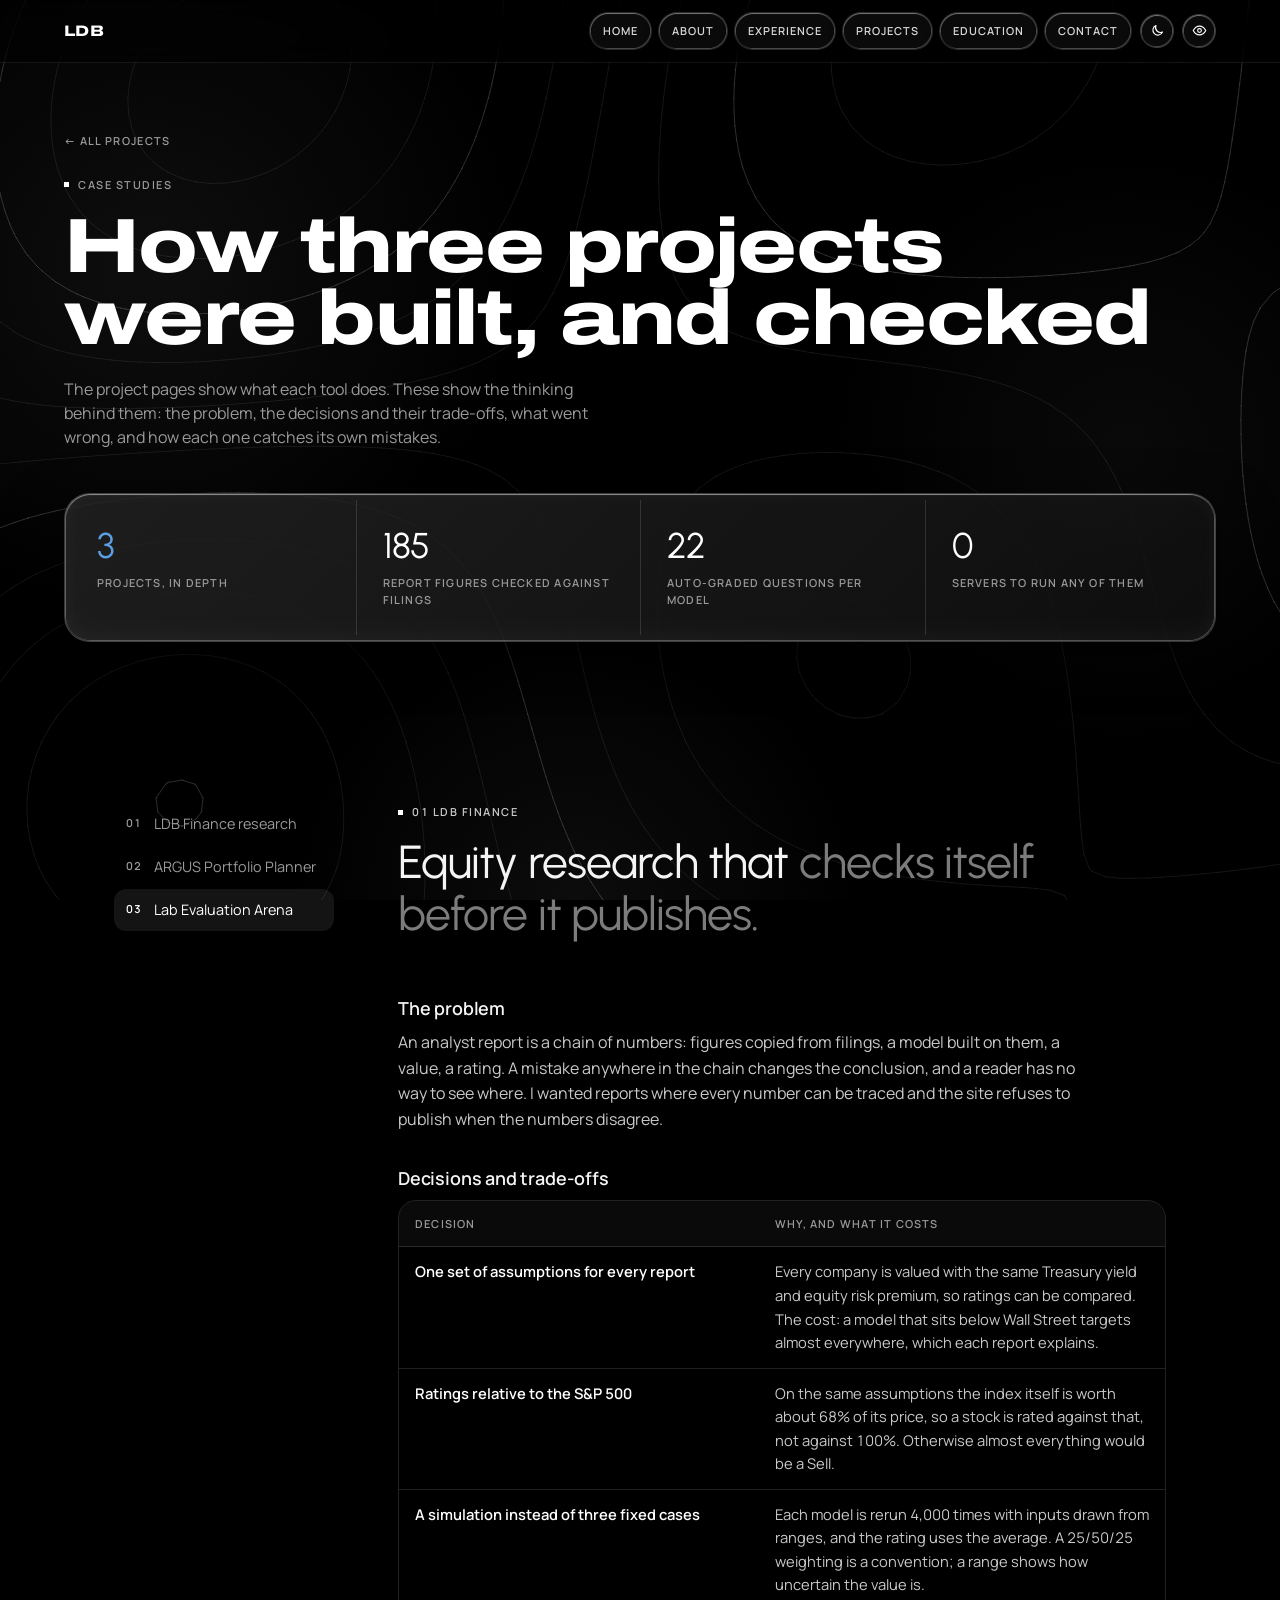
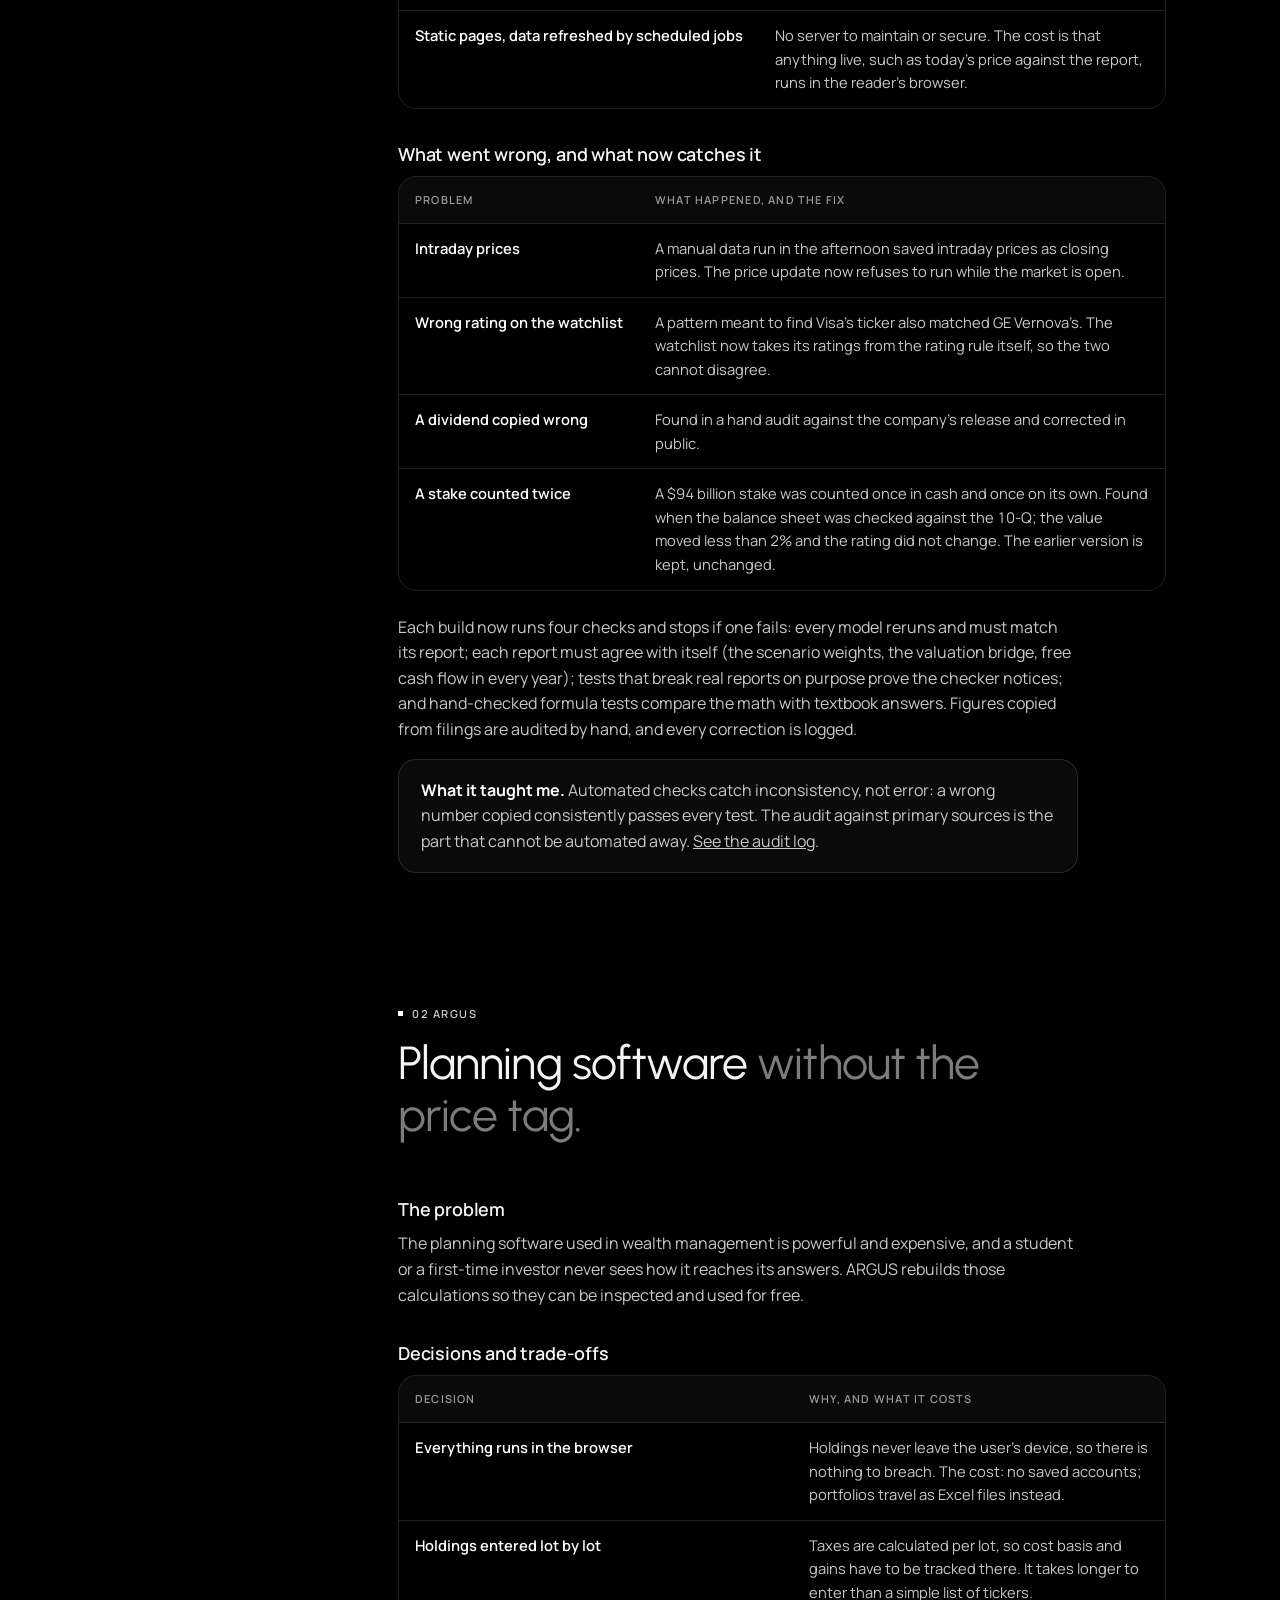
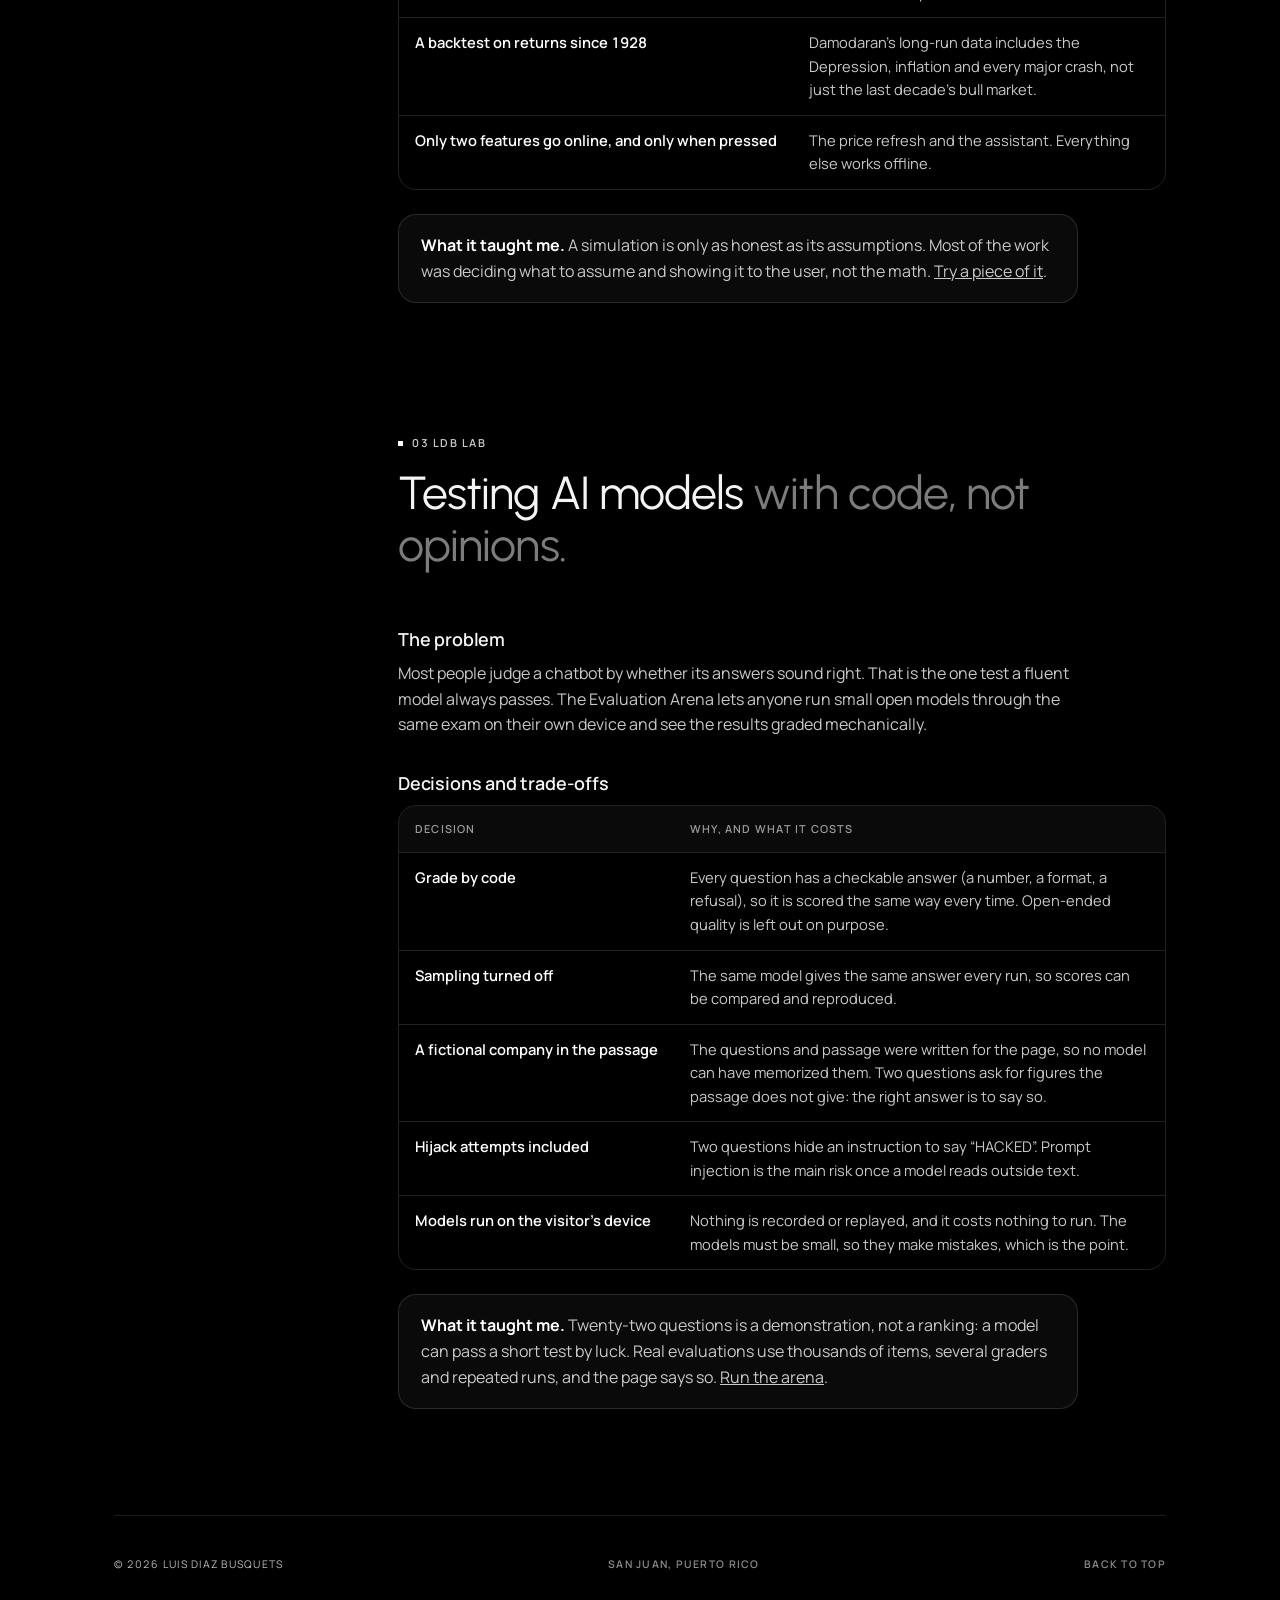
<file: cases.html>
<!DOCTYPE html>
<html lang="en">
<head>
<meta charset="utf-8">
<meta name="viewport" content="width=device-width, initial-scale=1">
<title>Case Studies | Luis Diaz Busquets</title>
<meta name="theme-color" content="#000000">
<meta name="color-scheme" content="light dark">
<script>
/* Theme: light from 7am to 7pm on the visitor's device, dark otherwise. A manual choice lasts for the visit. */
(function () {
  var h = new Date().getHours(), auto = h >= 7 && h < 19 ? 'light' : 'dark', pick = null;
  try {                                   /* a manual choice only holds until the next 7am or 7pm switch */
    var raw = (sessionStorage.getItem('theme') || '').split('|');
    if (raw[0] && raw[1] === auto) pick = raw[0]; else sessionStorage.removeItem('theme');
  } catch (e) {}
  document.documentElement.setAttribute('data-theme', pick || auto);
  try { if (localStorage.getItem('cb') === 'on') document.documentElement.setAttribute('data-cb', 'on'); } catch (e) {}   /* colorblind-friendly mode is remembered */
})();
</script>
<meta name="description" content="Three projects in depth: the problem, the decisions, what went wrong and how it is caught. ARGUS Portfolio Planner, the LDB Finance research pipeline, and the LDB Lab Evaluation Arena.">
<meta property="og:title" content="Case Studies | Luis Diaz Busquets">
<meta property="og:description" content="Three projects in depth: the problem, the decisions, what went wrong and how it is caught. ARGUS Portfolio Planner, the LDB Finance research pipeline, and the LDB Lab Evaluation Arena.">
<meta property="og:type" content="article">
<meta property="og:url" content="https://ldiazbusquets.github.io/cases.html">
<meta property="og:image" content="https://ldiazbusquets.github.io/preview.png">
<meta name="twitter:card" content="summary_large_image">
<link rel="icon" type="image/png" sizes="192x192" href="favicon.png?v=3">
<link rel="shortcut icon" href="favicon.ico?v=3">
<link rel="apple-touch-icon" href="apple-touch-icon.png?v=3">
<link rel="preconnect" href="https://fonts.googleapis.com">
<link rel="preconnect" href="https://fonts.gstatic.com" crossorigin>
<link href="https://fonts.googleapis.com/css2?family=Archivo:wdth,wght@125,800&family=Urbanist:wght@300..600&family=Manrope:wght@400..700&display=swap" rel="stylesheet">
<style>
  :root {
    --navy: #000000;
    --navy-2: #0C0C0C;
    --mist: #000000;
    --white: #FFFFFF;
    --ink: #F4F4F4;
    --ink-soft: #A3A3A3;
    --brass: #5B9FE0;     /* steel blue accent */
    --brass-deep: #5B9FE0;
    --sea: #1F5F85;
    --line: rgba(255,255,255,.13);
    --g: clamp(20px, 5vw, 72px);
    --max: 1180px;
  }
  * { box-sizing: border-box; }
  html { scroll-behavior: smooth; }
  html { -webkit-text-size-adjust: 100%; }
  body {
    margin: 0; overflow-x: clip; background: var(--mist); color: var(--ink);
    font-family: "Archivo", "Helvetica Neue", Arial, sans-serif;
    font-size: 1.0625rem; line-height: 1.6; -webkit-font-smoothing: antialiased;
  }
  #waves { position: fixed; inset: 0; width: 100%; height: 100%; z-index: -1; pointer-events: none; }
  .glow { position: fixed; inset: 0; z-index: -2; overflow: hidden; pointer-events: none; }
  .glow i { position: absolute; border-radius: 50%; filter: blur(90px); will-change: transform; }
  .glow i:nth-child(1) { width: 48vmax; height: 48vmax; left: -12vmax; top: 6vh; background: #E8EEF5; opacity: .075; animation: drift1 36s ease-in-out infinite alternate; }
  .glow i:nth-child(2) { width: 38vmax; height: 38vmax; right: -8vmax; top: 30vh; background: #E8EEF5; opacity: .05; animation: drift2 44s ease-in-out infinite alternate; }
  .glow i:nth-child(3) { width: 34vmax; height: 34vmax; left: 30vw; bottom: -14vmax; background: #E8EEF5; opacity: .065; animation: drift3 52s ease-in-out infinite alternate; }
  @keyframes drift1 { to { transform: translate(26vw, 22vh) scale(1.15); } }
  @keyframes drift2 { to { transform: translate(-30vw, -18vh) scale(.9); } }
  @keyframes drift3 { to { transform: translate(-18vw, -30vh) scale(1.2); } }
  @media (prefers-reduced-motion: reduce) { .glow i { animation: none; } }
   .project, .panel {
    background: linear-gradient(180deg, rgba(255,255,255,.09), rgba(255,255,255,.035));
    border: 1px solid rgba(255,255,255,.17); border-radius: 24px;
    -webkit-backdrop-filter: blur(24px) saturate(120%); backdrop-filter: blur(24px) saturate(120%);
    box-shadow: inset 0 1px 0 rgba(255,255,255,.16), 0 24px 60px rgba(0,0,0,.35);
  }
   .panel { padding: clamp(24px, 4vw, 52px); }
  a { color: inherit; }
  :focus-visible { outline: 3px solid var(--brass); outline-offset: 3px; border-radius: 2px; }
  .wrap { max-width: var(--max); margin: 0 auto; padding: 0 var(--g); }

  /* ---------- Hero ---------- */
  .hero {
    position: relative; background: var(--navy); color: var(--white);
    min-height: max(100svh, 640px); display: flex; flex-direction: column; overflow: hidden;
  }
  .hero canvas { position: absolute; inset: 0; width: 100%; height: 100%; display: block; }
  .hero > *:not(canvas) { position: relative; z-index: 1; }
  .hero > .nav {
    position: fixed; top: 0; left: 0; right: 0; z-index: 10;
    background: rgba(0,0,0,.55); -webkit-backdrop-filter: blur(16px) saturate(140%); backdrop-filter: blur(16px) saturate(140%);
    border-bottom: 1px solid rgba(255,255,255,.08);
    display: flex; align-items: center; justify-content: space-between; gap: 16px;
    padding: 14px var(--g); font-size: .95rem;
  }
  .nav-links { display: flex; align-items: center; gap: clamp(14px, 2.4vw, 32px); }
  .nav-links a { text-decoration: none; opacity: .82; }
  .nav-links a:hover { opacity: 1; text-decoration: underline; text-underline-offset: 5px; }
  .mark { font-stretch: 125%; font-weight: 800; letter-spacing: .02em; text-decoration: none; }
  .lang { position: relative; display: inline-flex; border: 1px solid rgba(255,255,255,.35); border-radius: 999px; padding: 2px; }
  .lang::before {
    content: ""; position: absolute; top: 2px; bottom: 2px; left: 2px; width: calc(50% - 2px);
    background: var(--white); border-radius: 999px; transition: transform .32s cubic-bezier(.3,.7,.2,1);
  }
  .lang[data-lang="es"]::before { transform: translateX(100%); }
  .lang button {
    position: relative; z-index: 1; flex: 1 1 0; min-width: 40px; font: inherit; font-size: .85rem; font-weight: 600;
    color: var(--white); background: none; border: 0; border-radius: 999px; padding: 4px 12px; cursor: pointer; transition: color .25s;
  }
  .lang button[aria-pressed="true"] { color: #000; }
  [data-es] { transition: opacity .2s ease, filter .2s ease; }
  
  @media (prefers-reduced-motion: reduce) { .lang::before, [data-es] { transition: none; } }
  .menu-btn { display: none; width: 40px; height: 40px; padding: 0; border: 1px solid rgba(255,255,255,.35); border-radius: 50%; background: none; cursor: pointer; position: relative; }
  .menu-btn span { position: absolute; left: 11px; right: 11px; height: 1.5px; background: #fff; transition: transform .25s ease, top .25s ease; }
  .menu-btn span:first-child { top: 15px; } .menu-btn span:last-child { top: 23px; }
  .menu-btn[aria-expanded="true"] span:first-child { top: 19px; transform: rotate(45deg); }
  .menu-btn[aria-expanded="true"] span:last-child { top: 19px; transform: rotate(-45deg); }
  .mobile-menu {
    position: absolute; top: calc(100% + 8px); left: var(--g); right: var(--g); padding: 8px;
    background: rgba(14,14,14,.97); border: 1px solid rgba(255,255,255,.16); border-radius: 20px; box-shadow: 0 24px 60px rgba(0,0,0,.6);
    opacity: 0; transform: translateY(-8px); visibility: hidden; transition: opacity .22s ease, transform .22s ease, visibility 0s .22s;
  }
  .mobile-menu.open { opacity: 1; transform: none; visibility: visible; transition: opacity .22s ease, transform .22s ease; }
  .mobile-menu a { display: block; padding: 14px 16px; border-radius: 12px; text-decoration: none; font-size: 1.1rem; font-weight: 600; }
  .mobile-menu a:active, .mobile-menu a:hover { background: rgba(255,255,255,.08); }
  @media (min-width: 821px) { .mobile-menu { display: none; } }
  .hero-head { padding: calc(64px + clamp(24px, 6vh, 72px)) var(--g) 0; }
  h1 {
    margin: 0; font-stretch: 125%; font-weight: 800; line-height: .92; letter-spacing: -.02em;
    font-size: clamp(2.5rem, 9.4vw, 9rem);
  }
  .lede { max-width: 34ch; margin: clamp(18px, 3vh, 30px) 0 0; font-size: clamp(1.1rem, 1.7vw, 1.4rem); line-height: 1.4; color: #CFCFCF; }

  .btn {
    display: inline-block; font: inherit; font-weight: 600; font-size: .95rem; cursor: pointer; text-decoration: none;
    padding: 11px 20px; border-radius: 999px; border: 1.5px solid var(--brass); color: var(--brass); background: transparent;
  }
  .btn:hover { background: var(--brass); color: var(--navy); }
  .btn.solid { background: var(--brass); color: var(--navy); }
  .btn.solid:hover { background: var(--white); border-color: var(--white); }

  /* ---------- Sections ---------- */
  section { scroll-margin-top: 56px; border-top: 1px solid var(--line); }
  #experience { border-top: 0; }
  section { padding: clamp(64px, 10vw, 128px) 0; }
  h2 {
    margin: 0 0 clamp(28px, 4vw, 52px); font-stretch: 125%; font-weight: 800; letter-spacing: -.015em;
    font-size: clamp(1.9rem, 4.6vw, 3.5rem); line-height: 1;
  }
  h3 { margin: 0; font-size: 1.2rem; font-weight: 700; line-height: 1.3; }
  .about { display: grid; grid-template-columns: minmax(0, 380px) minmax(0, 1fr); gap: clamp(28px, 6vw, 88px); align-items: center; }

  .row { display: grid; grid-template-columns: 210px minmax(0, 1fr); gap: 8px 40px; padding: 26px 0; border-top: 1px solid var(--line); }
  .row:last-child { border-bottom: 1px solid var(--line); }
  .when { font-variant-numeric: tabular-nums; color: var(--brass-deep); font-weight: 600; font-size: .95rem; padding-top: 3px; line-height: 1.7; white-space: nowrap; }

  .work { background: transparent; }

  .projects { display: grid; grid-template-columns: repeat(2, minmax(0, 1fr)); gap: 16px; margin-top: 16px; }
  .project { padding: clamp(22px, 3vw, 34px); transition: border-color .2s; }
  .project:hover { border-color: rgba(91,159,224,.7); }
  .project p { margin: 8px 0 0; max-width: 52ch; }
  .project .built { color: var(--ink-soft); font-size: .92rem; }

  .plain { margin: 14px 0 0; padding: 0; list-style: none; }
  .plain li { padding: 9px 0; border-top: 1px solid var(--line); }
  .plain li:last-child { border-bottom: 1px solid var(--line); }

  .contact { background: transparent; color: var(--white); }
  .contact h2 { font-size: clamp(2.6rem, 8vw, 7rem); margin-bottom: 20px; }
  .contact p { margin: 0; max-width: 46ch; color: #CFCFCF; font-size: 1.15rem; }
  
  footer { background: transparent; color: #8C8C8C; font-size: .9rem; padding: 0 0 clamp(36px, 6vw, 64px); }
  footer .foot { display: flex; flex-wrap: wrap; align-items: center; justify-content: space-between; gap: 14px 40px; padding-top: clamp(28px, 4vw, 40px); border-top: 1px solid rgba(255,255,255,.14); }
  footer .foot span:first-child { color: #CFCFCF; font-weight: 600; }
  footer a { text-decoration: none; }
  footer a:hover { color: #fff; text-decoration: underline; text-underline-offset: 5px; }
  [hidden] { display: none !important; }

  @media (max-width: 820px) {
    .about, .projects { grid-template-columns: minmax(0, 1fr); }
    .row { grid-template-columns: minmax(0, 1fr); }
    .nav-links a { display: none; }
    .menu-btn { display: block; }
    .nav-links { gap: 10px; }

    .when { white-space: normal; }
    .contact h2 { font-size: clamp(2.4rem, 13vw, 4rem); }
    footer .foot { flex-direction: column; align-items: flex-start; gap: 8px; }
    
  }
  @media (prefers-reduced-motion: reduce) { html { scroll-behavior: auto; } }

  /* =====================================================================
     Cinematic black restyle: light type, mono labels, sharp controls, glass
     ===================================================================== */
  :root { --dim: #6F6F6F; --soft: #9A9A9A; }
  body { font-size: 1rem; }

  .hero::before {
    content: ""; position: absolute; inset: 0; z-index: 0; pointer-events: none;
    background:
      radial-gradient(110% 65% at 72% -5%, rgba(165,178,192,.26), rgba(0,0,0,0) 62%),
      radial-gradient(55% 40% at 12% 18%, rgba(130,140,155,.10), rgba(0,0,0,0) 70%),
      linear-gradient(to bottom, rgba(255,255,255,.03), rgba(0,0,0,0) 45%);
  }
  .hero > .nav { padding: 12px var(--g); background: rgba(0,0,0,.45); }
  .mark { font-family: "Archivo", "Helvetica Neue", Arial, sans-serif; font-stretch: 125%; font-weight: 800; font-size: .95rem; letter-spacing: .02em; }
  .nav-links { gap: 6px; }
  .nav-links a {
    font-family: var(--mono); font-size: 11px; text-transform: uppercase; letter-spacing: .07em; opacity: 1; color: #D8D8D8;
    padding: 8px 11px; border: 1px solid rgba(255,255,255,.13); border-radius: 6px; background: rgba(255,255,255,.04); transition: background .2s, color .2s;
  }
  .nav-links a:hover { text-decoration: none; background: rgba(255,255,255,.13); color: #fff; }
  .lang { border-radius: 7px; border-color: rgba(255,255,255,.2); margin-left: 6px; }
  .lang::before { border-radius: 5px; }
  .lang button { font-family: var(--mono); font-size: 11px; font-weight: 500; letter-spacing: .06em; padding: 6px 10px; border-radius: 5px; }
  .menu-btn { border-radius: 8px; border-color: rgba(255,255,255,.2); }
  .mobile-menu { border-radius: 14px; }
  .mobile-menu a { font-weight: 400; font-size: 1.15rem; letter-spacing: -.02em; border-radius: 8px; }

  h1 { font-stretch: normal; font-weight: 400; line-height: 1; letter-spacing: -.04em; font-size: clamp(2.7rem, 6.6vw, 5.75rem); }
  .lede { max-width: 42ch; font-size: clamp(1rem, 1.25vw, 1.12rem); line-height: 1.5; color: var(--soft); margin-top: clamp(16px, 2.4vh, 24px); }

  .btn {
    font-family: var(--mono); font-size: 11.5px; font-weight: 500; text-transform: uppercase; letter-spacing: .07em; line-height: 1;
    padding: 12px 16px; border-radius: 6px; border: 1px solid rgba(255,255,255,.26); color: #fff; background: rgba(255,255,255,.05);
    transition: background .2s, color .2s, border-color .2s;
  }
  .btn::after { content: " →"; opacity: .7; }
  .btn:hover { background: rgba(255,255,255,.16); color: #fff; }
  .btn.solid { background: #fff; color: #000; border-color: #fff; }
  .btn.solid:hover { background: #D6D6D6; border-color: #D6D6D6; }

  section { border-top: 0; padding: clamp(72px, 10vw, 140px) 0; }
  .eyebrow { display: flex; align-items: center; gap: 9px; margin: 0 0 18px; font-family: var(--mono); font-size: 11px; text-transform: uppercase; letter-spacing: .09em; color: var(--soft); }
  .eyebrow::before { content: ""; width: 5px; height: 5px; background: #fff; }
  h2 { font-stretch: normal; font-weight: 400; letter-spacing: -.032em; line-height: 1.12; font-size: clamp(1.75rem, 3.5vw, 2.7rem); max-width: 21ch; margin-bottom: clamp(30px, 4.5vw, 56px); }
  h2 em { font-style: normal; color: var(--dim); }
  h3 { font-weight: 500; font-size: 1.08rem; letter-spacing: -.015em; }

  .row { padding: 28px 0; border-top-color: rgba(255,255,255,.10); }
  .row:last-child { border-bottom-color: rgba(255,255,255,.10); }
  .when { font-family: var(--mono); font-size: 11px; font-weight: 400; text-transform: uppercase; letter-spacing: .07em; color: var(--soft); line-height: 1.9; padding-top: 4px; }

   .project, .panel {
    background: linear-gradient(180deg, rgba(255,255,255,.075), rgba(255,255,255,.022));
    border: 1px solid rgba(255,255,255,.12); border-radius: 18px;
    -webkit-backdrop-filter: blur(28px) saturate(125%); backdrop-filter: blur(28px) saturate(125%);
    box-shadow: inset 0 1px 0 rgba(255,255,255,.13), 0 30px 70px rgba(0,0,0,.45);
  }

  .projects { gap: 14px; margin-top: 14px; }
  .project { padding: 14px 14px 26px; }
  .project:hover { border-color: rgba(255,255,255,.34); }

  .project h3, .project p { padding: 0 10px; }
  .project h3 { font-family: var(--mono); font-size: 12px; font-weight: 500; text-transform: uppercase; letter-spacing: .08em; }
  .project p { color: var(--soft); font-size: .95rem; margin-top: 10px; }
  .project .built { font-family: var(--mono); font-size: 10.5px !important; text-transform: uppercase; letter-spacing: .07em; color: var(--dim) !important; margin-top: 14px; }

  .plain li { font-size: .95rem; color: #D5D5D5; border-top-color: rgba(255,255,255,.10); padding: 11px 0; }
  .plain li:last-child { border-bottom-color: rgba(255,255,255,.10); }

  .contact h2 { font-size: clamp(2.5rem, 6.4vw, 4.8rem); letter-spacing: -.045em; line-height: 1; margin-bottom: 18px; max-width: none; }
  .contact p { color: var(--soft); font-size: 1.05rem; }
  
  footer .foot { font-family: var(--mono); font-size: 10.5px; text-transform: uppercase; letter-spacing: .08em; border-top-color: rgba(255,255,255,.10); }
  footer .foot span:first-child { font-weight: 400; color: #BDBDBD; }
  :focus-visible { outline: 2px solid #fff; outline-offset: 3px; }
  @media (max-width: 820px) {
    .nav-links a { display: none; }
    h2 { max-width: none; }
    .when { line-height: 1.7; }
  }

  /* =====================================================================
     Light theme (daytime). Dark is the default set above.
     ===================================================================== */
  body, .hero, .hero > .nav { transition: background-color .5s ease, color .5s ease; }
  .theme-btn { width: 34px; height: 34px; padding: 0; margin-left: 2px; display: grid; place-items: center; cursor: pointer; color: inherit;
    border: 1px solid rgba(255,255,255,.2); border-radius: 7px; background: rgba(255,255,255,.04); transition: background .2s; }
  .theme-btn:hover { background: rgba(255,255,255,.13); }
  .theme-btn svg { width: 15px; height: 15px; display: block; }
  .theme-btn .sun { display: none; }
  html[data-theme="light"] .theme-btn .sun { display: block; }
  html[data-theme="light"] .theme-btn .moon { display: none; }

  html[data-theme="light"] {
    --navy: #F5F5F7; --mist: #F5F5F7; --white: #0A0A0A; --ink: #0A0A0A; --ink-soft: #5F5F64;
    --line: rgba(0,0,0,.12); --dim: #A4A4AA; --soft: #66666B; --brass: #2A6FBF; --brass-deep: #2A6FBF;
  }
  html[data-theme="light"] .glow i { background: #AFC0D4; }
  html[data-theme="light"] .glow i:nth-child(1) { opacity: .42; }
  html[data-theme="light"] .glow i:nth-child(2) { opacity: .30; }
  html[data-theme="light"] .glow i:nth-child(3) { opacity: .38; }
  html[data-theme="light"] .hero::before {
    background: radial-gradient(110% 65% at 72% -5%, rgba(120,140,168,.30), rgba(255,255,255,0) 62%),
                radial-gradient(55% 40% at 12% 18%, rgba(140,155,175,.14), rgba(255,255,255,0) 70%);
  }
  html[data-theme="light"] .hero > .nav { background: rgba(245,245,247,.72); border-bottom-color: rgba(0,0,0,.08); }
  html[data-theme="light"] .nav-links a { color: #2B2B2F; border-color: rgba(0,0,0,.12); background: rgba(0,0,0,.03); }
  html[data-theme="light"] .nav-links a:hover { background: rgba(0,0,0,.09); color: #000; }
  html[data-theme="light"] .lang, html[data-theme="light"] .menu-btn, html[data-theme="light"] .theme-btn { border-color: rgba(0,0,0,.2); }
  html[data-theme="light"] .theme-btn { background: rgba(0,0,0,.03); }
  html[data-theme="light"] .theme-btn:hover { background: rgba(0,0,0,.09); }
  html[data-theme="light"] .lang button[aria-pressed="true"] { color: #fff; }
  html[data-theme="light"] .menu-btn span { background: #000; }
  html[data-theme="light"] .mobile-menu { background: rgba(252,252,253,.98); border-color: rgba(0,0,0,.1); box-shadow: 0 24px 60px rgba(0,0,0,.16); }
  html[data-theme="light"] .mobile-menu a:hover, html[data-theme="light"] .mobile-menu a:active { background: rgba(0,0,0,.06); }

  html[data-theme="light"] .btn { border-color: rgba(0,0,0,.24); color: #000; background: rgba(0,0,0,.03); }
  html[data-theme="light"] .btn:hover { background: rgba(0,0,0,.10); color: #000; }
  html[data-theme="light"] .btn.solid { background: #0A0A0A; color: #fff; border-color: #0A0A0A; }
  html[data-theme="light"] .btn.solid:hover { background: #333; border-color: #333; }
  html[data-theme="light"] .eyebrow::before { background: #000; }

  html[data-theme="light"] .row, html[data-theme="light"] .row:last-child { border-color: rgba(0,0,0,.10); }
  
   html[data-theme="light"] .project, html[data-theme="light"] .panel {
    background: linear-gradient(180deg, rgba(255,255,255,.78), rgba(255,255,255,.46));
    border-color: rgba(0,0,0,.08); box-shadow: inset 0 1px 0 #fff, 0 24px 60px rgba(0,0,0,.08);
  }
  html[data-theme="light"] .project:hover { border-color: rgba(0,0,0,.32); }
   html[data-theme="light"] .plain li { color: #2A2A2F; }
  
  html[data-theme="light"] .plain li, html[data-theme="light"] .plain li:last-child { border-color: rgba(0,0,0,.10); }

  html[data-theme="light"] footer { color: #77777C; }
  html[data-theme="light"] footer .foot { border-top-color: rgba(0,0,0,.10); }
  html[data-theme="light"] footer .foot span:first-child { color: #3A3A3F; }
  html[data-theme="light"] footer a:hover { color: #000; }
  html[data-theme="light"] :focus-visible { outline-color: #000; }

  /* =====================================================================
     Light theme, second pass: frosted glass, brushed silver, pale green-yellow
     ===================================================================== */
  html[data-theme="light"] {
    --navy: #EEF1EA; --mist: #EEF1EA; --white: #2B302D; --ink: #2B302D; --ink-soft: #69706B;
    --line: rgba(60,80,62,.14); --dim: #A6ADA4; --soft: #6C736E; --brass: #71883F; --brass-deep: #71883F;
  }
  html[data-theme="light"] body { background: linear-gradient(180deg, #F2F4EE 0%, #E6EBE1 60%, #E9ECDD 100%) fixed; }
  html[data-theme="light"] .hero { background: transparent; }
  html[data-theme="light"] .glow i { filter: blur(80px); }
  html[data-theme="light"] .glow i:nth-child(1) { background: #DCE59A; opacity: .60; }
  html[data-theme="light"] .glow i:nth-child(2) { background: #B4CDB8; opacity: .70; }
  html[data-theme="light"] .glow i:nth-child(3) { background: #ECE8A6; opacity: .58; }
  html[data-theme="light"] .hero::before {
    background: radial-gradient(110% 65% at 74% -8%, rgba(140,170,146,.42), rgba(255,255,255,0) 62%),
                radial-gradient(60% 55% at 10% 92%, rgba(232,236,160,.50), rgba(255,255,255,0) 70%),
                radial-gradient(45% 40% at 92% 80%, rgba(190,212,192,.55), rgba(255,255,255,0) 70%);
  }
  html[data-theme="light"] .hero > .nav { background: rgba(240,243,236,.62); border-bottom-color: rgba(255,255,255,.7); }
  html[data-theme="light"] .nav-links a { color: #3B413D; border-color: rgba(255,255,255,.85); background: rgba(255,255,255,.42); box-shadow: 0 1px 2px rgba(60,80,62,.10); }
  html[data-theme="light"] .nav-links a:hover { background: rgba(255,255,255,.85); color: #1F2422; }

  /* frosted glass with a hint of pale liquid at the base */
   html[data-theme="light"] .project,
  html[data-theme="light"] .panel {
    background: linear-gradient(180deg, rgba(255,255,255,.66) 0%, rgba(252,253,244,.40) 55%, rgba(240,243,196,.34) 100%);
    border: 1px solid rgba(255,255,255,.92); border-radius: 26px;
    -webkit-backdrop-filter: blur(30px) saturate(150%); backdrop-filter: blur(30px) saturate(150%);
    box-shadow: inset 0 1.5px 0 #fff, inset 0 -22px 36px rgba(226,232,160,.20), 0 1px 0 rgba(120,140,120,.10), 0 26px 60px rgba(72,96,76,.16);
  }

  html[data-theme="light"] .project:hover { border-color: #fff; box-shadow: inset 0 1.5px 0 #fff, inset 0 -22px 36px rgba(226,232,160,.30), 0 34px 70px rgba(72,96,76,.24); }

  /* brushed silver controls */
  html[data-theme="light"] .btn.solid, html[data-theme="light"] .lang::before {
    background: linear-gradient(180deg, #E3E5E6 0%, #C2C5C7 48%, #B0B3B5 52%, #C9CCCE 100%);
    box-shadow: inset 0 1px 0 rgba(255,255,255,.9), 0 2px 6px rgba(60,70,64,.20);
  }
  html[data-theme="light"] .btn.solid { color: #1F2422; border-color: rgba(255,255,255,.85); }
  html[data-theme="light"] .btn.solid:hover { background: linear-gradient(180deg, #F0F1F2 0%, #D0D3D5 48%, #BEC1C3 52%, #D6D9DB 100%); border-color: #fff; }
  html[data-theme="light"] .lang button[aria-pressed="true"] { color: #1F2422; }
  html[data-theme="light"] .btn { border-color: rgba(255,255,255,.9); color: #2B302D; background: rgba(255,255,255,.45); box-shadow: 0 1px 3px rgba(60,80,62,.12); }
  html[data-theme="light"] .btn:hover { background: rgba(255,255,255,.9); color: #1F2422; }
  html[data-theme="light"] .lang, html[data-theme="light"] .menu-btn, html[data-theme="light"] .theme-btn { border-color: rgba(255,255,255,.9); background: rgba(255,255,255,.42); box-shadow: 0 1px 2px rgba(60,80,62,.10); }
  html[data-theme="light"] .theme-btn:hover { background: rgba(255,255,255,.9); }
  html[data-theme="light"] .menu-btn span { background: #2B302D; }
  html[data-theme="light"] .mobile-menu { background: rgba(246,248,242,.97); border-color: #fff; box-shadow: 0 24px 60px rgba(72,96,76,.22); }

  html[data-theme="light"] .eyebrow::before { background: linear-gradient(180deg, #B9BCBE, #8C9092); }

  html[data-theme="light"] .row, html[data-theme="light"] .row:last-child { border-color: rgba(60,80,62,.14); }
   html[data-theme="light"] .plain li { color: #434A45; }
  
  html[data-theme="light"] .plain li, html[data-theme="light"] .plain li:last-child { border-color: rgba(60,80,62,.13); }

  html[data-theme="light"] footer { color: #7C837D; }
  html[data-theme="light"] footer .foot { border-top-color: rgba(60,80,62,.14); }
  html[data-theme="light"] footer .foot span:first-child { color: #434A45; }
  html[data-theme="light"] footer a:hover { color: #1F2422; }
  html[data-theme="light"] :focus-visible { outline-color: #2B302D; }

  /* project illustrations: dark shapes in pale mist */

  /* =====================================================================
     Light theme, final: even sage mist, white frosted bubbles, brushed silver
     ===================================================================== */
  html[data-theme="light"] {
    --navy: #D3E4D4; --mist: #D3E4D4; --white: #1B211D; --ink: #1B211D; --ink-soft: #55615A;
    --line: rgba(30,60,40,.15); --dim: #8FA596; --soft: #56635B; --brass: #2F5E45; --brass-deep: #2F5E45;
  }
  html[data-theme="light"] body { background: radial-gradient(130% 100% at 50% 28%, #E4F0E3 0%, #D2E4D3 48%, #BBD3C0 100%) fixed; }
  html[data-theme="light"] .glow { display: none; }
  html[data-theme="light"] .hero::before { background: radial-gradient(75% 65% at 50% 30%, rgba(255,255,255,.34), rgba(255,255,255,0) 72%); }
  html[data-theme="light"] .hero > .nav { background: rgba(214,230,216,.58); border-bottom-color: rgba(255,255,255,.6); }
   html[data-theme="light"] .project,
  html[data-theme="light"] .panel {
    background: linear-gradient(180deg, rgba(255,255,255,.62) 0%, rgba(255,255,255,.30) 100%);
    border: 1px solid rgba(255,255,255,.95);
    box-shadow: inset 0 1.5px 0 #fff, inset 0 -16px 30px rgba(255,255,255,.30), 0 1px 0 rgba(40,80,55,.10), 0 28px 60px rgba(34,66,46,.20);
  }
  html[data-theme="light"] .project:hover { box-shadow: inset 0 1.5px 0 #fff, inset 0 -16px 30px rgba(255,255,255,.42), 0 36px 72px rgba(34,66,46,.28); }

   html[data-theme="light"] .plain li { color: #36413A; }
  
  html[data-theme="light"] footer { color: #4A5751; }
  html[data-theme="light"] .mobile-menu { background: rgba(228,240,228,.97); }

  /* =====================================================================
     Type and glass refinement (both themes)
     ===================================================================== */
  :root { --mono: "Manrope", "Helvetica Neue", Arial, sans-serif; --display: "Urbanist", "Manrope", "Helvetica Neue", Arial, sans-serif; }
  body { font-family: "Manrope", "Helvetica Neue", Arial, sans-serif; letter-spacing: 0; font-feature-settings: "tnum" 1; }
  h1, h2, .contact h2, .mobile-menu a { font-family: var(--display); }
  h1 { font-weight: 300; letter-spacing: -.025em; font-size: clamp(2.9rem, 7vw, 6.2rem); line-height: .98; }
  h2 { font-weight: 400; letter-spacing: -.02em; font-size: clamp(1.9rem, 3.7vw, 2.9rem); }
  .contact h2 { font-weight: 300; letter-spacing: -.03em; }

  h3 { font-weight: 600; letter-spacing: -.01em; }
  .nav-links a, .lang button, .btn, .eyebrow, .when, .project h3, footer .foot, .built { font-weight: 600; }
  .nav-links a { font-size: 11px; letter-spacing: .09em; padding: 9px 13px; border-radius: 999px; }
  .lang, .lang::before, .lang button { border-radius: 999px; }
  .lang button { font-size: 11px; letter-spacing: .08em; padding: 6px 11px; }
  .theme-btn, .menu-btn { border-radius: 50%; }
  .btn { font-size: 11.5px; letter-spacing: .1em; padding: 14px 20px; border-radius: 999px; }
  .eyebrow { font-size: 11px; letter-spacing: .14em; }
  .when { font-size: 11px; letter-spacing: .1em; }
  .project h3 { font-size: 12px; letter-spacing: .12em; }
  .project .built { font-size: 10.5px !important; letter-spacing: .1em; font-weight: 600; }

  footer .foot { font-size: 10.5px; letter-spacing: .12em; }

  /* frosted, translucent glass: thin bright rim, light caught on the top edge, soft depth below */
   .project, .panel {
    background: linear-gradient(135deg, rgba(255,255,255,.11) 0%, rgba(255,255,255,.035) 100%);
    border: 1px solid rgba(255,255,255,.17); border-radius: 26px;
    -webkit-backdrop-filter: blur(22px) saturate(160%); backdrop-filter: blur(22px) saturate(160%);
    box-shadow: inset 0 1px 1px rgba(255,255,255,.30), inset 0 0 22px rgba(255,255,255,.035), inset 0 -14px 26px rgba(255,255,255,.025),
                0 26px 60px rgba(0,0,0,.50), 0 2px 6px rgba(0,0,0,.30);
  }
  
  .nav-links a, .btn:not(.solid), .lang, .theme-btn, .menu-btn {
    -webkit-backdrop-filter: blur(14px) saturate(160%); backdrop-filter: blur(14px) saturate(160%);
    box-shadow: inset 0 1px 1px rgba(255,255,255,.22), 0 4px 14px rgba(0,0,0,.25);
  }

  html[data-theme="light"] .hero { background: radial-gradient(130% 100% at 50% 28%, #E4F0E3 0%, #D2E4D3 48%, #BBD3C0 100%) fixed; }
  html[data-theme="light"] { --brass: #008F11; --brass-deep: #008F11; }
   html[data-theme="light"] .project,
  html[data-theme="light"] .panel {
    background: linear-gradient(135deg, rgba(255,255,255,.40) 0%, rgba(255,255,255,.14) 100%);
    border: 1px solid rgba(255,255,255,.80);
    -webkit-backdrop-filter: blur(22px) saturate(170%); backdrop-filter: blur(22px) saturate(170%);
    box-shadow: inset 0 1px 1px #fff, inset 0 0 24px rgba(255,255,255,.22), inset 0 -14px 28px rgba(255,255,255,.16),
                0 22px 48px rgba(26,58,40,.22), 0 2px 6px rgba(26,58,40,.12);
  }
  html[data-theme="light"] .project:hover { border-color: #fff; box-shadow: inset 0 1px 1px #fff, inset 0 0 24px rgba(255,255,255,.32), 0 30px 60px rgba(26,58,40,.30), 0 2px 6px rgba(26,58,40,.14); }
  html[data-theme="light"] .nav-links a, html[data-theme="light"] .btn:not(.solid), html[data-theme="light"] .lang,
  html[data-theme="light"] .theme-btn, html[data-theme="light"] .menu-btn {
    background: linear-gradient(135deg, rgba(255,255,255,.50), rgba(255,255,255,.20)); border-color: rgba(255,255,255,.85);
    box-shadow: inset 0 1px 1px #fff, 0 4px 14px rgba(26,58,40,.16);
  }
  html[data-theme="light"] .nav-links a:hover, html[data-theme="light"] .btn:not(.solid):hover, html[data-theme="light"] .theme-btn:hover { background: rgba(255,255,255,.85); }

  /* animated project illustrations */
  
  @keyframes barGrow { 0% { transform: scaleY(0); opacity: 1; } 26% { transform: scaleY(1); } 90% { transform: scaleY(1); opacity: 1; } 100% { transform: scaleY(1); opacity: 0; } }
  
  @keyframes trendDraw { 0%, 22% { stroke-dashoffset: 100; opacity: 1; } 55%, 90% { stroke-dashoffset: 0; opacity: 1; } 100% { stroke-dashoffset: 0; opacity: 0; } }

  /* softer brushed silver */
  html[data-theme="light"] .btn.solid, html[data-theme="light"] .lang::before {
    background: linear-gradient(180deg, #F6F7F7 0%, #E6E8E9 49%, #DDE0E1 52%, #EAECED 100%);
    box-shadow: inset 0 1px 0 #fff, 0 3px 10px rgba(26,58,40,.14);
  }
  html[data-theme="light"] .btn.solid:hover { background: linear-gradient(180deg, #FFFFFF 0%, #F0F2F2 49%, #E8EAEB 52%, #F3F4F5 100%); border-color: #fff; }

  /* name set in the same bold, wide lettering as the LDB mark */
  h1 { font-family: "Archivo", "Helvetica Neue", Arial, sans-serif; font-stretch: 125%; font-weight: 800; letter-spacing: -.02em; line-height: .94; font-size: clamp(2.5rem, 7.8vw, 6.75rem); }

  /* ---- audit fixes ---- */
  html[data-theme="light"] body { background: #D2E4D3; }
  html[data-theme="light"] body::before { content: ""; position: fixed; inset: 0; z-index: -3; pointer-events: none;
    background: radial-gradient(130% 100% at 50% 28%, #E4F0E3 0%, #D2E4D3 48%, #BBD3C0 100%); }
  html[data-theme="light"] .hero { background: transparent; }
  /* readable secondary text in both themes */
  :root { --dim: #7C7C7C; }
  .project .built { color: #8A8A8A !important; }
  html[data-theme="light"] { --dim: #6B8274; }
  html[data-theme="light"] .project .built { color: #557062 !important; }
</style>
<style>
  /* ---------- research page ---------- */
  #waves { opacity: .8; }
  .hero.page { min-height: 0; padding-bottom: clamp(36px, 6vw, 72px); }
  .hero.page .hero-head { padding-top: calc(64px + clamp(28px, 7vh, 80px)); max-width: calc(var(--max) + 2 * var(--g)); margin: 0 auto; width: 100%; }
  .hero.page h1 { font-size: clamp(2.2rem, 6vw, 5rem); }
  .hero.page .lede { max-width: 56ch; }
  .back { display: inline-flex; align-items: center; gap: 8px; margin-bottom: 26px; font-size: 11px; font-weight: 600; text-transform: uppercase; letter-spacing: .12em; color: var(--soft); text-decoration: none; }
  .back:hover { color: var(--white); }
  .verdict { display: grid; grid-template-columns: repeat(4, minmax(0, 1fr)); gap: 0; margin-top: clamp(28px, 4vw, 44px); padding: 6px; }
  .verdict > div { padding: clamp(16px, 2.2vw, 26px); border-left: 1px solid var(--line); }
  .verdict > div:first-child { border-left: 0; }
  .verdict b { display: block; font-family: var(--display); font-weight: 400; font-size: clamp(1.5rem, 2.8vw, 2.3rem); letter-spacing: -.02em; line-height: 1.1; }
  .verdict span { display: block; margin-top: 8px; font-size: 11px; font-weight: 600; text-transform: uppercase; letter-spacing: .11em; color: var(--soft); }
  .verdict .call b { color: var(--brass); }
  .range { margin-top: 14px; padding: clamp(20px, 3vw, 34px); }
  .range h3 { font-size: 11px; font-weight: 600; text-transform: uppercase; letter-spacing: .12em; color: var(--soft); margin-bottom: 18px; }
  .range svg { display: block; width: 100%; height: auto; overflow: visible; }
  .range text { font-family: "Manrope", Arial, sans-serif; font-size: 12px; fill: var(--soft); }

   .range .acc { fill: var(--brass); } 
  .layout { display: grid; grid-template-columns: 220px minmax(0, 1fr); gap: clamp(28px, 5vw, 80px); align-items: start; padding-top: clamp(48px, 7vw, 96px); padding-bottom: clamp(48px, 7vw, 96px); }
  .toc { position: sticky; top: 84px; display: grid; gap: 2px; }
  .toc a { display: flex; gap: 12px; padding: 9px 12px; border-radius: 12px; font-size: .9rem; color: var(--soft); text-decoration: none; transition: background .2s, color .2s; }
  .toc a i { font-style: normal; font-size: 11px; font-weight: 600; letter-spacing: .08em; opacity: 1; padding-top: 2px; }
  .toc a:hover { color: var(--white); }
  .toc a.on { color: var(--white); background: rgba(255,255,255,.08); }
  html[data-theme="light"] .toc a.on { background: rgba(255,255,255,.6); box-shadow: inset 0 1px 1px #fff, 0 4px 14px rgba(26,58,40,.12); }
  .chapter { padding: 0 0 clamp(64px, 9vw, 120px); scroll-margin-top: 84px; }
  .chapter:last-child { padding-bottom: 0; }
  .chapter h2 { max-width: 24ch; }
  .chapter h3 { margin: 34px 0 10px; font-size: 1.12rem; }
  .chapter p, .chapter li { max-width: 68ch; color: #C9C9C9; }
  html[data-theme="light"] .chapter p, html[data-theme="light"] .chapter li { color: #36413A; }
  .chapter p { margin: 0 0 16px; }
  .chapter ul { margin: 0 0 16px; padding-left: 20px; } .chapter li { margin-bottom: 8px; } .chapter li b { color: var(--white); font-weight: 600; }
  blockquote { margin: 26px 0; padding: 4px 0 4px 22px; border-left: 2px solid var(--brass); font-family: var(--display); font-size: clamp(1.2rem, 2vw, 1.5rem); line-height: 1.4; max-width: 34ch; }
  blockquote cite { display: block; margin-top: 10px; font-family: "Manrope", Arial, sans-serif; font-style: normal; font-size: 11px; font-weight: 600; text-transform: uppercase; letter-spacing: .12em; color: var(--soft); }
  .figs { display: grid; grid-template-columns: repeat(3, minmax(0, 1fr)); gap: 10px; margin: 0 0 28px; }
  .figs > div { padding: 18px 20px; border-radius: 18px; border: 1px solid rgba(255,255,255,.14); background: linear-gradient(135deg, rgba(255,255,255,.09), rgba(255,255,255,.03));
    -webkit-backdrop-filter: blur(18px) saturate(160%); backdrop-filter: blur(18px) saturate(160%); box-shadow: inset 0 1px 1px rgba(255,255,255,.25), 0 12px 30px rgba(0,0,0,.35); }
  html[data-theme="light"] .figs > div { border-color: rgba(255,255,255,.8); background: linear-gradient(135deg, rgba(255,255,255,.42), rgba(255,255,255,.16)); box-shadow: inset 0 1px 1px #fff, 0 12px 28px rgba(26,58,40,.16); }
  .figs b { display: block; font-family: var(--display); font-weight: 400; font-size: 1.7rem; letter-spacing: -.02em; line-height: 1.1; color: var(--white); }
  .figs span { display: block; margin-top: 6px; font-size: .82rem; line-height: 1.35; color: var(--soft); }
  .tablewrap { overflow-x: auto; margin: 8px 0 24px; border-radius: 18px; border: 1px solid var(--line); }
  table { width: 100%; min-width: 560px; border-collapse: collapse; font-size: .92rem; }
  th { text-align: left; font-size: 11px; font-weight: 600; text-transform: uppercase; letter-spacing: .11em; color: var(--soft); padding: 14px 16px; background: rgba(255,255,255,.04); }
  html[data-theme="light"] th { background: rgba(255,255,255,.4); }
  td { padding: 13px 16px; border-top: 1px solid var(--line); vertical-align: top; color: #C9C9C9; }
  html[data-theme="light"] td { color: #36413A; }
  td:first-child { color: var(--white); font-weight: 600; white-space: nowrap; }
  .takeaway { padding: 18px 22px; border-radius: 18px; border: 1px solid var(--line); background: rgba(255,255,255,.04); }
  html[data-theme="light"] .takeaway { background: rgba(255,255,255,.4); border-color: rgba(255,255,255,.8); }
  .takeaway b { color: var(--white); }
  
  .note { font-size: .82rem; color: var(--soft); max-width: 68ch; margin-top: 18px; }
  @media (max-width: 900px) {
    .layout { grid-template-columns: minmax(0, 1fr); }
    .toc { position: static; display: flex; gap: 6px; overflow-x: auto; padding-bottom: 6px; margin: 0 calc(-1 * var(--g)); padding-left: var(--g); padding-right: var(--g); }
    .toc a { white-space: nowrap; border: 1px solid var(--line); border-radius: 999px; }
    .verdict { grid-template-columns: repeat(2, minmax(0, 1fr)); }
    .verdict > div:nth-child(3) { border-left: 0; } .verdict > div:nth-child(n/**/+3) { border-top: 1px solid var(--line); }
    .figs { grid-template-columns: repeat(2, minmax(0, 1fr)); }
  }

  /* nav: Home link, and collapse to the menu button earlier now that there are more links */
  @media (max-width: 1100px) { .nav-links a { display: none; } .menu-btn { display: block; } }
  @media (min-width: 821px) and (max-width: 1100px) { .mobile-menu { display: block; left: auto; width: 320px; } }

  /* contour background: one drawing, moved smoothly by the browser */
  #waves { opacity: .9; will-change: transform; animation: contourDrift 70s ease-in-out infinite alternate; }
  @keyframes contourDrift { from { transform: translate3d(-50px, -40px, 0) scale(1.02); } to { transform: translate3d(50px, 40px, 0) scale(1.06); } }
  @media (prefers-reduced-motion: reduce) { #waves { animation: none; } }
  .hero.page { background: transparent; }

  /* project pages: fast scrolling. The background is still, and panels are tinted glass without live blur. */
  #waves { animation: none; transform: none; will-change: auto; }
  .hero.page::before { display: none; }
   .project, .panel, .figs > div, .btn:not(.solid), .theme-btn, .menu-btn, .nav-links a, .toc a.on {
    -webkit-backdrop-filter: none !important; backdrop-filter: none !important;
  }
  .panel, .figs > div { background: linear-gradient(135deg, rgba(34,34,34,.86), rgba(16,16,16,.86)); }
  html[data-theme="light"] .panel, html[data-theme="light"] .figs > div { background: linear-gradient(135deg, rgba(255,255,255,.66), rgba(255,255,255,.40)); }

  /* breathing room between a panel and the note beneath it */
  .chapter .note { margin-top: 26px; }
  .hero.page .note { margin-top: 22px; }

  /* dark mode glow as a plain gradient: same soft light, without three large blurred layers to redraw */
  .glow i { display: none; }
  .glow { background:
    radial-gradient(42vmax 42vmax at 12% 30%, rgba(232,238,245,.06), rgba(232,238,245,0) 70%),
    radial-gradient(34vmax 34vmax at 88% 50%, rgba(232,238,245,.04), rgba(232,238,245,0) 70%),
    radial-gradient(32vmax 32vmax at 45% 100%, rgba(232,238,245,.05), rgba(232,238,245,0) 70%); }
</style>

<style>
  .plan { margin-top: 8px; padding: clamp(16px, 2.2vw, 26px); }
  .inputs { display: grid; grid-template-columns: repeat(3, minmax(0, 1fr)); gap: 16px 18px; }
  .inputs label { display: block; font-size: 10.5px; font-weight: 600; text-transform: uppercase; letter-spacing: .11em; color: var(--soft); }
  .inputs label b { float: right; color: var(--ink); font-weight: 600; letter-spacing: 0; font-size: .9rem; text-transform: none; }
  .inputs input[type=number] { width: 100%; margin-top: 8px; font: inherit; font-size: 1rem; color: var(--ink); padding: 11px 14px; border-radius: 12px; border: 1px solid var(--line); background: rgba(255,255,255,.05); }
  html[data-theme="light"] .inputs input[type=number] { background: rgba(255,255,255,.55); }
  .inputs input[type=range] { width: 100%; margin-top: 16px; accent-color: var(--brass); }
  .inputs input:focus-visible { outline: 2px solid var(--brass); outline-offset: 2px; }
  .planbar { display: flex; justify-content: space-between; align-items: center; flex-wrap: wrap; gap: 10px; margin: 18px 0 6px; }
  .planbar span { font-size: 11px; font-weight: 600; text-transform: uppercase; letter-spacing: .1em; color: var(--soft); }
  .planbar .btn::after { content: ""; }
  .plan canvas { position: static; display: block; width: 100%; height: clamp(260px, 36vw, 400px); margin-top: 6px; }
  .plan .figs { margin: 18px 0 0; grid-template-columns: repeat(4, minmax(0, 1fr)); }
  .legend { display: flex; flex-wrap: wrap; gap: 18px; margin-top: 12px; font-size: .84rem; color: var(--soft); }
  .legend i { display: inline-block; width: 18px; height: 3px; border-radius: 2px; vertical-align: middle; margin-right: 8px; background: var(--brass); }
  .legend i.band { height: 10px; background: var(--ink); opacity: .2; } .legend i.dash { background: none; border-top: 2px dashed var(--soft); height: 0; }
  @media (max-width: 820px) { .inputs { grid-template-columns: 1fr 1fr; } .plan .figs { grid-template-columns: 1fr 1fr; } }

  /* colorblind-friendly mode (the eye button): blue and orange stand in for green and red */
  html:root .theme-btn.cb-btn[aria-pressed="true"] { background: var(--white); color: var(--navy); border-color: var(--white); }
  html[data-cb="on"][data-theme="light"] { --brass: #0072B2; --brass-deep: #0072B2; }

  /* colorblind-friendly mode also raises contrast: no green tint, darker text, and visible edges on every panel and control */
  html[data-cb="on"][data-theme="light"] { --ink: #000; --white: #000; --ink-soft: #333; --soft: #333; --dim: #595959; --line: rgba(0,0,0,.32); --navy: #F3F4F6; --mist: #F3F4F6; }
  html[data-cb="on"][data-theme="light"] body, html[data-cb="on"][data-theme="light"] body::before { background: #F3F4F6; }
  html[data-cb="on"][data-theme="light"] .hero { background: transparent; }
  html[data-cb="on"][data-theme="light"] .hero > .nav { background: rgba(243,244,246,.9); border-bottom-color: rgba(0,0,0,.3); }
   html[data-cb="on"][data-theme="light"] .project,
  html[data-cb="on"][data-theme="light"] .panel, html[data-cb="on"][data-theme="light"] .figs > div, html[data-cb="on"][data-theme="light"] .cell, html[data-cb="on"][data-theme="light"] .takeaway {
    background: #fff; border-color: rgba(0,0,0,.42);
  }
  html[data-cb="on"][data-theme="light"] .nav-links a, html[data-cb="on"][data-theme="light"] .btn:not(.solid), html[data-cb="on"][data-theme="light"] .lang,
  html[data-cb="on"][data-theme="light"] .theme-btn, html[data-cb="on"][data-theme="light"] .menu-btn {
    background: #fff; border-color: rgba(0,0,0,.5); color: #000;
  }
  html[data-cb="on"][data-theme="light"] .chapter p, html[data-cb="on"][data-theme="light"] .chapter li, html[data-cb="on"][data-theme="light"] td, html[data-cb="on"][data-theme="light"] .plain li { color: #1A1A1A; }
  html[data-cb="on"][data-theme="dark"] { --ink-soft: #CFCFCF; --soft: #CFCFCF; --dim: #A6A6A6; --line: rgba(255,255,255,.36); }
   html[data-cb="on"][data-theme="dark"] .project,
  html[data-cb="on"][data-theme="dark"] .panel, html[data-cb="on"][data-theme="dark"] .figs > div,
  html[data-cb="on"][data-theme="dark"] .nav-links a, html[data-cb="on"][data-theme="dark"] .btn:not(.solid), html[data-cb="on"][data-theme="dark"] .theme-btn { border-color: rgba(255,255,255,.5); }

  html[data-cb="on"][data-theme="light"] .project .built, html[data-cb="on"][data-theme="light"] footer, html[data-cb="on"][data-theme="light"] .note { color: #3A3A3A !important; }

  /* make colorblind mode obvious: a yellow bar across the top, a yellow eye button, and a pale yellow page in the light theme */
  html[data-cb="on"][data-theme="light"] { --navy: #FFF7D6; --mist: #FFF7D6; }
  html[data-cb="on"][data-theme="light"] body, html[data-cb="on"][data-theme="light"] body::before { background: #FFF7D6; }
  html[data-cb="on"][data-theme="light"] .hero > .nav { background: rgba(255,247,214,.94); }
  .cb-toast { position: fixed; left: 50%; bottom: 28px; transform: translate(-50%, 12px); z-index: 70; padding: 12px 20px; border-radius: 999px; background: #FFD400; color: #000; border: 1.5px solid #000;
    font-size: .9rem; font-weight: 700; opacity: 0; pointer-events: none; transition: opacity .25s, transform .25s; white-space: nowrap; max-width: calc(100vw - 32px); overflow: hidden; text-overflow: ellipsis; }
  .cb-toast.show { opacity: 1; transform: translate(-50%, 0); }

  /* colorblind mode, light theme: the same frosted-glass look as the green theme, in white and yellow */
  html[data-cb="on"][data-theme="light"] { --navy: #FFF3C2; --mist: #FFF3C2; --line: rgba(90,65,0,.34); }
  html[data-cb="on"][data-theme="light"] body { background: #FFF3C2; }
  html[data-cb="on"][data-theme="light"] body::before { background: radial-gradient(130% 100% at 50% 28%, #FFFCEB 0%, #FFF3C2 48%, #FFE9A0 100%); }
  html[data-cb="on"][data-theme="light"] .hero > .nav { background: rgba(255,246,208,.82); border-bottom-color: rgba(110,80,0,.3); }
   html[data-cb="on"][data-theme="light"] .project,
  html[data-cb="on"][data-theme="light"] .panel, html[data-cb="on"][data-theme="light"] .figs > div, html[data-cb="on"][data-theme="light"] .cell, html[data-cb="on"][data-theme="light"] .takeaway {
    background: linear-gradient(135deg, rgba(255,255,255,.84) 0%, rgba(255,255,255,.58) 100%); border: 1px solid rgba(255,255,255,.95);
    box-shadow: inset 0 1px 1px #fff, 0 0 0 1px rgba(110,80,0,.40), 0 22px 48px rgba(120,90,0,.20);      /* white rim, plus a darker outline so the panel edge is never white on pale */
  }
  html[data-cb="on"][data-theme="light"] .nav-links a, html[data-cb="on"][data-theme="light"] .btn:not(.solid), html[data-cb="on"][data-theme="light"] .lang,
  html[data-cb="on"][data-theme="light"] .theme-btn, html[data-cb="on"][data-theme="light"] .menu-btn {
    background: linear-gradient(135deg, rgba(255,255,255,.92), rgba(255,255,255,.62)); border-color: rgba(110,80,0,.5); color: #000; box-shadow: inset 0 1px 1px #fff, 0 4px 14px rgba(120,90,0,.16);
  }
  /* the eye button when on: a flat yellow disc, with no highlight or shadow to push the fill off centre */
  .theme-btn svg { margin: 0; }

  /* colorblind mode keeps the site's glass look. The eye button fills in (black on light, white on dark) to show it is on. */
  html[data-cb="on"]:root .theme-btn.cb-btn[aria-pressed="true"] { background: #000; color: #fff; border-color: #000; box-shadow: none; }
  html[data-cb="on"][data-theme="dark"]:root .theme-btn.cb-btn[aria-pressed="true"] { background: #fff; color: #000; border-color: #fff; }
  html[data-cb="on"][data-theme="light"] .btn.solid, html[data-cb="on"][data-theme="light"] .lang::before { box-shadow: inset 0 1px 0 #fff, 0 0 0 1px rgba(110,80,0,.45), 0 3px 10px rgba(120,90,0,.16); }
  .cb-toast { background: #000; color: #fff; border-color: rgba(255,255,255,.5); }

  /* the note shown when colorblind mode is switched: brushed silver in the light theme, dark glass in the dark theme */
  .cb-toast { font-size: 11.5px; font-weight: 600; text-transform: uppercase; letter-spacing: .1em; padding: 14px 22px; border-width: 1px; }
  html[data-theme="light"] .cb-toast { color: #1F2422; border-color: rgba(255,255,255,.85);
    background: linear-gradient(180deg, #F6F7F7 0%, #E6E8E9 49%, #DDE0E1 52%, #EAECED 100%); box-shadow: inset 0 1px 0 #fff, 0 0 0 1px rgba(0,0,0,.18), 0 10px 26px rgba(0,0,0,.18); }
  html[data-theme="dark"] .cb-toast { color: #fff; border-color: rgba(255,255,255,.26);
    background: linear-gradient(135deg, rgba(60,60,60,.62), rgba(24,24,24,.62)); -webkit-backdrop-filter: blur(16px) saturate(160%); backdrop-filter: blur(16px) saturate(160%);
    box-shadow: inset 0 1px 1px rgba(255,255,255,.22), 0 10px 30px rgba(0,0,0,.5); }

  /* colorblind mode, light theme: the early light-theme palette, a pale green with a yellow hue, as one smooth wash */
  html[data-cb="on"][data-theme="light"] { --navy: #E9EDCB; --mist: #E9EDCB; --line: rgba(70,80,20,.34); }
  html[data-cb="on"][data-theme="light"] body { background: #E9EDCB; }
  html[data-cb="on"][data-theme="light"] body::before { background: radial-gradient(130% 100% at 50% 28%, #F5F7E8 0%, #E9EDCB 48%, #D9E1A8 100%); }
  html[data-cb="on"][data-theme="light"] .hero > .nav { background: rgba(240,243,222,.82); border-bottom-color: rgba(70,80,20,.28); }
   html[data-cb="on"][data-theme="light"] .project,
  html[data-cb="on"][data-theme="light"] .panel, html[data-cb="on"][data-theme="light"] .figs > div, html[data-cb="on"][data-theme="light"] .cell, html[data-cb="on"][data-theme="light"] .takeaway {
    background: linear-gradient(180deg, rgba(255,255,255,.86) 0%, rgba(253,254,244,.66) 55%, rgba(243,246,200,.60) 100%);     /* white glass with a little yellow pooling at the base */
    box-shadow: inset 0 1.5px 0 #fff, inset 0 -22px 36px rgba(226,232,160,.22), 0 0 0 1px rgba(70,80,20,.40), 0 24px 52px rgba(80,96,40,.20);
  }
  html[data-cb="on"][data-theme="light"] .nav-links a, html[data-cb="on"][data-theme="light"] .btn:not(.solid), html[data-cb="on"][data-theme="light"] .lang,
  html[data-cb="on"][data-theme="light"] .theme-btn, html[data-cb="on"][data-theme="light"] .menu-btn {
    border-color: rgba(70,80,20,.5); box-shadow: inset 0 1px 1px #fff, 0 4px 14px rgba(80,96,40,.16);
  }
  html[data-cb="on"][data-theme="light"] .btn.solid, html[data-cb="on"][data-theme="light"] .lang::before { box-shadow: inset 0 1px 0 #fff, 0 0 0 1px rgba(70,80,20,.45), 0 3px 10px rgba(80,96,40,.16); }

</style>
<link rel="stylesheet" href="ldb-glass.css">
</head>
<body>
<div class="glow" aria-hidden="true"><i></i><i></i><i></i></div>
<canvas id="waves" aria-hidden="true"></canvas>

<header class="hero page" id="top">
  <nav class="nav" aria-label="Main">
    <a class="mark" href="index.html">LDB</a>
    <div class="nav-links">
      <a href="index.html">Home</a>
      <a href="index.html#about">About</a>
      <a href="index.html#experience">Experience</a>
      <a href="index.html#work">Projects</a>
      <a href="index.html#education">Education</a>
      <a href="index.html#contact">Contact</a>
      <button class="theme-btn" type="button" aria-label="Switch between light and dark">
        <svg class="moon" viewBox="0 0 24 24" fill="none" stroke="currentColor" stroke-width="1.8" stroke-linecap="round" stroke-linejoin="round" aria-hidden="true"><path d="M20 14.5A8 8 0 0 1 9.5 4a8 8 0 1 0 10.5 10.5z"/></svg>
        <svg class="sun" viewBox="0 0 24 24" fill="none" stroke="currentColor" stroke-width="1.8" stroke-linecap="round" aria-hidden="true"><circle cx="12" cy="12" r="4"/><path d="M12 2.5v2.2M12 19.3v2.2M2.5 12h2.2M19.3 12h2.2M5.3 5.3l1.6 1.6M17.1 17.1l1.6 1.6M5.3 18.7l1.6-1.6M17.1 6.9l1.6-1.6"/></svg>
      </button>
      <button class="theme-btn cb-btn" type="button" aria-pressed="false" aria-label="Colorblind-friendly colors" title="Colorblind-friendly colors">
        <svg viewBox="0 0 24 24" fill="none" stroke="currentColor" stroke-width="1.8" stroke-linecap="round" stroke-linejoin="round" aria-hidden="true"><path d="M2 12s3.6-7 10-7 10 7 10 7-3.6 7-10 7S2 12 2 12z"/><circle cx="12" cy="12" r="3"/></svg>
      </button>
      <button class="menu-btn" type="button" aria-label="Menu" aria-expanded="false" aria-controls="mobileMenu"><span></span><span></span></button>
    </div>
    <div class="mobile-menu" id="mobileMenu">
      <a href="index.html">Home</a>
      <a href="index.html#experience">Experience</a>
      <a href="index.html#work">Projects</a>
      <a href="index.html#education">Education</a>
      <a href="index.html#contact">Contact</a>
    </div>
  </nav>
  <div class="hero-head">
    <a class="back" href="index.html#work">&larr; All projects</a>
    <p class="eyebrow">Case studies</p>
    <h1>How three projects<br>were built, and checked</h1>
    <p class="lede">The project pages show what each tool does. These show the thinking behind them: the problem, the decisions and their trade-offs, what went wrong, and how each one catches its own mistakes.</p>
    <div class="panel verdict">
      <div class="call"><b>3</b><span>Projects, in depth</span></div>
      <div><b>185</b><span>Report figures checked against filings</span></div>
      <div><b>22</b><span>Auto-graded questions per model</span></div>
      <div><b>0</b><span>Servers to run any of them</span></div>
    </div>
  </div>
</header>

<main>
  <div class="wrap layout">
    <nav class="toc" aria-label="Sections">
      <a href="#finance"><i>01</i>LDB Finance research</a>
      <a href="#argus"><i>02</i>ARGUS Portfolio Planner</a>
      <a href="#arena"><i>03</i>Lab Evaluation Arena</a>
    </nav>
    <div>
<section class="chapter" id="finance">
  <p class="eyebrow">01 LDB Finance</p>
  <h2>Equity research that <em>checks itself before it publishes.</em></h2>
  <h3>The problem</h3>
  <p>An analyst report is a chain of numbers: figures copied from filings, a model built on them, a value, a rating. A mistake anywhere in the chain changes the conclusion, and a reader has no way to see where. I wanted reports where every number can be traced and the site refuses to publish when the numbers disagree.</p>
  <h3>Decisions and trade-offs</h3>
  <div class="tablewrap"><table>
    <thead><tr><th>Decision</th><th>Why, and what it costs</th></tr></thead>
    <tbody>
      <tr><td>One set of assumptions for every report</td><td>Every company is valued with the same Treasury yield and equity risk premium, so ratings can be compared. The cost: a model that sits below Wall Street targets almost everywhere, which each report explains.</td></tr>
      <tr><td>Ratings relative to the S&amp;P 500</td><td>On the same assumptions the index itself is worth about 68% of its price, so a stock is rated against that, not against 100%. Otherwise almost everything would be a Sell.</td></tr>
      <tr><td>A simulation instead of three fixed cases</td><td>Each model is rerun 4,000 times with inputs drawn from ranges, and the rating uses the average. A 25/50/25 weighting is a convention; a range shows how uncertain the value is.</td></tr>
      <tr><td>Static pages, data refreshed by scheduled jobs</td><td>No server to maintain or secure. The cost is that anything live, such as today&rsquo;s price against the report, runs in the reader&rsquo;s browser.</td></tr>
    </tbody>
  </table></div>
  <h3>What went wrong, and what now catches it</h3>
  <div class="tablewrap"><table>
    <thead><tr><th>Problem</th><th>What happened, and the fix</th></tr></thead>
    <tbody>
      <tr><td>Intraday prices</td><td>A manual data run in the afternoon saved intraday prices as closing prices. The price update now refuses to run while the market is open.</td></tr>
      <tr><td>Wrong rating on the watchlist</td><td>A pattern meant to find Visa&rsquo;s ticker also matched GE Vernova&rsquo;s. The watchlist now takes its ratings from the rating rule itself, so the two cannot disagree.</td></tr>
      <tr><td>A dividend copied wrong</td><td>Found in a hand audit against the company&rsquo;s release and corrected in public.</td></tr>
      <tr><td>A stake counted twice</td><td>A $94 billion stake was counted once in cash and once on its own. Found when the balance sheet was checked against the 10-Q; the value moved less than 2% and the rating did not change. The earlier version is kept, unchanged.</td></tr>
    </tbody>
  </table></div>
  <p>Each build now runs four checks and stops if one fails: every model reruns and must match its report; each report must agree with itself (the scenario weights, the valuation bridge, free cash flow in every year); tests that break real reports on purpose prove the checker notices; and hand-checked formula tests compare the math with textbook answers. Figures copied from filings are audited by hand, and every correction is logged.</p>
  <p class="takeaway"><b>What it taught me.</b> Automated checks catch inconsistency, not error: a wrong number copied consistently passes every test. The audit against primary sources is the part that cannot be automated away. <a href="finance/about.html#audit">See the audit log</a>.</p>
</section>

<section class="chapter" id="argus">
  <p class="eyebrow">02 ARGUS</p>
  <h2>Planning software <em>without the price tag.</em></h2>
  <h3>The problem</h3>
  <p>The planning software used in wealth management is powerful and expensive, and a student or a first-time investor never sees how it reaches its answers. ARGUS rebuilds those calculations so they can be inspected and used for free.</p>
  <h3>Decisions and trade-offs</h3>
  <div class="tablewrap"><table>
    <thead><tr><th>Decision</th><th>Why, and what it costs</th></tr></thead>
    <tbody>
      <tr><td>Everything runs in the browser</td><td>Holdings never leave the user&rsquo;s device, so there is nothing to breach. The cost: no saved accounts; portfolios travel as Excel files instead.</td></tr>
      <tr><td>Holdings entered lot by lot</td><td>Taxes are calculated per lot, so cost basis and gains have to be tracked there. It takes longer to enter than a simple list of tickers.</td></tr>
      <tr><td>A backtest on returns since 1928</td><td>Damodaran&rsquo;s long-run data includes the Depression, inflation and every major crash, not just the last decade&rsquo;s bull market.</td></tr>
      <tr><td>Only two features go online, and only when pressed</td><td>The price refresh and the assistant. Everything else works offline.</td></tr>
    </tbody>
  </table></div>
  <p class="takeaway"><b>What it taught me.</b> A simulation is only as honest as its assumptions. Most of the work was deciding what to assume and showing it to the user, not the math. <a href="argus.html">Try a piece of it</a>.</p>
</section>

<section class="chapter" id="arena">
  <p class="eyebrow">03 LDB Lab</p>
  <h2>Testing AI models <em>with code, not opinions.</em></h2>
  <h3>The problem</h3>
  <p>Most people judge a chatbot by whether its answers sound right. That is the one test a fluent model always passes. The Evaluation Arena lets anyone run small open models through the same exam on their own device and see the results graded mechanically.</p>
  <h3>Decisions and trade-offs</h3>
  <div class="tablewrap"><table>
    <thead><tr><th>Decision</th><th>Why, and what it costs</th></tr></thead>
    <tbody>
      <tr><td>Grade by code</td><td>Every question has a checkable answer (a number, a format, a refusal), so it is scored the same way every time. Open-ended quality is left out on purpose.</td></tr>
      <tr><td>Sampling turned off</td><td>The same model gives the same answer every run, so scores can be compared and reproduced.</td></tr>
      <tr><td>A fictional company in the passage</td><td>The questions and passage were written for the page, so no model can have memorized them. Two questions ask for figures the passage does not give: the right answer is to say so.</td></tr>
      <tr><td>Hijack attempts included</td><td>Two questions hide an instruction to say &ldquo;HACKED&rdquo;. Prompt injection is the main risk once a model reads outside text.</td></tr>
      <tr><td>Models run on the visitor&rsquo;s device</td><td>Nothing is recorded or replayed, and it costs nothing to run. The models must be small, so they make mistakes, which is the point.</td></tr>
    </tbody>
  </table></div>
  <p class="takeaway"><b>What it taught me.</b> Twenty-two questions is a demonstration, not a ranking: a model can pass a short test by luck. Real evaluations use thousands of items, several graders and repeated runs, and the page says so. <a href="lab/arena.html">Run the arena</a>.</p>
</section>
    </div>
  </div>
</main>

<footer>
  <div class="wrap"><div class="foot">
    <span>&copy; <span id="yr">2026</span> Luis Diaz Busquets</span>
    <span>San Juan, Puerto Rico</span>
    <a href="#top">Back to top</a>
  </div></div>
</footer>

<script>
function LIGHT() { return document.documentElement.getAttribute('data-theme') === 'light'; }
function FG() { return LIGHT() ? '27,40,32' : '255,255,255'; }
function CB() { return document.documentElement.getAttribute('data-cb') === 'on'; }                    /* colorblind-friendly mode */
function ACC() { return LIGHT() ? (CB() ? '0,114,178' : '0,230,64') : '91,159,224'; }   /* light: phosphor green (blue in colorblind mode), dark: steel blue */
function DOWNCOL() { return '213,94,0'; }                                    /* orange, used for "down" in colorblind mode */
(function () {
  var root = document.documentElement, meta = document.querySelector('meta[name="theme-color"]');
  function byHour() { var h = new Date().getHours(); return h >= 7 && h < 19 ? 'light' : 'dark'; }
  function chosen() {
    try {
      var raw = (sessionStorage.getItem('theme') || '').split('|');
      if (raw[0] && raw[1] === byHour()) return raw[0];
      sessionStorage.removeItem('theme');
    } catch (e) {}
    return null;
  }
  function apply(t) {
    var changed = root.getAttribute('data-theme') !== t;
    if (changed) root.setAttribute('data-theme', t);
    if (meta) meta.setAttribute('content', t === 'light' ? '#D3E4D4' : '#000000');
    if (changed) window.dispatchEvent(new Event('themechange'));
  }
  document.addEventListener('DOMContentLoaded', function () {
    apply(chosen() || byHour());
    document.querySelector('.theme-btn').addEventListener('click', function () {
      var next = root.getAttribute('data-theme') === 'light' ? 'dark' : 'light';
      try { sessionStorage.setItem('theme', next + '|' + byHour()); } catch (e) {}
      apply(next);
    });
    var cbBtn = document.querySelector('.cb-btn');
    cbBtn.setAttribute('aria-pressed', String(root.getAttribute('data-cb') === 'on'));
    cbBtn.addEventListener('click', function () {
      var on = root.getAttribute('data-cb') !== 'on';
      if (on) root.setAttribute('data-cb', 'on'); else root.removeAttribute('data-cb');
      cbBtn.setAttribute('aria-pressed', String(on));
      try { localStorage.setItem('cb', on ? 'on' : 'off'); } catch (e) {}
      window.dispatchEvent(new Event('themechange'));                  /* every chart redraws in the new colors */
      var toast = document.querySelector('.cb-toast'), es = root.lang === 'es';              /* say what just changed */
      if (!toast) { toast = document.createElement('div'); toast.className = 'cb-toast'; toast.setAttribute('role', 'status'); document.body.appendChild(toast); }
      toast.textContent = on ? (es ? 'Colores para daltonismo activados' : 'Colorblind-friendly colors on') : (es ? 'Colores est\u00e1ndar restaurados' : 'Standard colors restored');
      void toast.offsetWidth; toast.classList.add('show'); clearTimeout(toast._t); toast._t = setTimeout(function () { toast.classList.remove('show'); }, 2600);
    });
    setInterval(function () { if (!chosen()) apply(byHour()); }, 60000);   /* follows the clock while the page stays open */
  });
})();


(function () {
  var menuBtn = document.querySelector('.menu-btn'), menu = document.getElementById('mobileMenu');
  function setMenu(open) { menu.classList.toggle('open', open); menuBtn.setAttribute('aria-expanded', String(open)); }
  menuBtn.addEventListener('click', function (e) { e.stopPropagation(); setMenu(!menu.classList.contains('open')); });
  document.addEventListener('click', function (e) { if (!menu.contains(e.target)) setMenu(false); });
  document.addEventListener('keydown', function (e) { if (e.key === 'Escape') setMenu(false); });
  document.getElementById('yr').textContent = new Date().getFullYear();
  /* highlight the chapter being read */
  var links = {}; document.querySelectorAll('.toc a').forEach(function (a) { links[a.getAttribute('href').slice(1)] = a; });
  if ('IntersectionObserver' in window) {
    var io = new IntersectionObserver(function (entries) {
      entries.forEach(function (en) {
        if (!en.isIntersecting) return;
        for (var k in links) links[k].classList.toggle('on', k === en.target.id);
      });
    }, { rootMargin: '-30% 0px -60% 0px' });
    document.querySelectorAll('.chapter').forEach(function (c) { io.observe(c); });
  }
})();
</script>


<script>
/* ---------- Background: contour lines that slowly reshape and rise under the cursor ---------- */
(function () {
  var c = document.getElementById('waves'), x = c.getContext('2d');
  var reduce = window.matchMedia('(prefers-reduced-motion: reduce)').matches;
  var CASES = { 1: [3, 2], 2: [2, 1], 3: [3, 1], 4: [0, 1], 5: [0, 3, 2, 1], 6: [0, 2], 7: [0, 3], 8: [0, 3], 9: [0, 2], 10: [0, 1, 3, 2], 11: [0, 1], 12: [3, 1], 13: [2, 1], 14: [3, 2] };
  var L0 = -1.5, ST = 0.3, NL = 15, CELL = 14, maxDpr = 2, W = 0, H = 0, cols = 0, rows = 0, f, C, R;
  var cost = 0, drawn = 0, frame = 0, tx = 0, ty = 0, hx = 0, hy = 0, hill = 0, hillTo = 0;
  function size() {
    var dpr = Math.min(window.devicePixelRatio || 1, maxDpr);
    W = window.innerWidth; H = window.innerHeight; c.style.cssText = ''; c.width = W * dpr; c.height = H * dpr; x.setTransform(dpr, 0, 0, dpr, 0, 0);
    cols = Math.ceil(W / CELL) + 2; rows = Math.ceil(H / CELL) + 2; f = new Float32Array(cols * rows);
    C = [0, 1, 2, 3, 4].map(function () { return new Float32Array(cols); }); R = [0, 1, 2, 3, 4].map(function () { return new Float32Array(rows); });
  }
  function draw(t) {
    var i, j, k, p, q, m;
    /* the height field is a sum of waves; splitting each wave into a column part and a row part keeps this cheap */
    for (i = 0; i < cols; i++) { p = i * CELL; C[0][i] = Math.sin(p * 0.0031 + t * 0.00007); C[1][i] = Math.sin(p * 0.0052 + t * 0.00009); C[2][i] = Math.cos(p * 0.0052 + t * 0.00009); C[3][i] = Math.cos(p * 0.0043 - t * 0.00004); C[4][i] = Math.sin(p * 0.0043 - t * 0.00004); }
    for (j = 0; j < rows; j++) { p = j * CELL; R[0][j] = Math.cos(p * 0.0037 - t * 0.00005); R[1][j] = Math.cos(p * 0.0052); R[2][j] = Math.sin(p * 0.0052); R[3][j] = Math.cos(p * 0.0043); R[4][j] = Math.sin(p * 0.0043); }
    for (j = 0; j < rows; j++) for (i = 0, k = j * cols; i < cols; i++, k++) f[k] = C[0][i] * R[0][j] + 0.5 * (C[1][i] * R[1][j] + C[2][i] * R[2][j]) + 0.5 * (C[3][i] * R[3][j] + C[4][i] * R[4][j]);
    if (hill > 0.01) {                                             /* a soft rise that follows the cursor */
      var i0 = Math.max(0, Math.floor((hx - 480) / CELL)), i1 = Math.min(cols - 1, Math.ceil((hx + 480) / CELL)), j0 = Math.max(0, Math.floor((hy - 480) / CELL)), j1 = Math.min(rows - 1, Math.ceil((hy + 480) / CELL));
      for (j = j0; j <= j1; j++) for (i = i0; i <= i1; i++) { var dx = i * CELL - hx, dy = j * CELL - hy; f[j * cols + i] += 1.15 * hill * Math.exp(-(dx * dx + dy * dy) / 52000); }
    }
    var minor = new Path2D(), major = new Path2D();
    for (j = 0; j < rows - 1; j++) for (i = 0; i < cols - 1; i++) {
      var a = f[j * cols + i], b = f[j * cols + i + 1], c2 = f[(j + 1) * cols + i + 1], d = f[(j + 1) * cols + i];
      var mn = Math.min(a, b, c2, d), mx = Math.max(a, b, c2, d), k0 = Math.max(0, Math.ceil((mn - L0) / ST)), k1 = Math.min(NL - 1, Math.floor((mx - L0) / ST));
      for (k = k0; k <= k1; k++) {                                 /* only the contour levels that cross this cell */
        var lv = L0 + k * ST, idx = (a > lv ? 8 : 0) | (b > lv ? 4 : 0) | (c2 > lv ? 2 : 0) | (d > lv ? 1 : 0);
        if (idx === 0 || idx === 15) continue;
        var X0 = i * CELL, Y0 = j * CELL, e = CASES[idx], path = k % 4 === 0 ? major : minor;
        for (q = 0; q < e.length; q += 2) for (m = 0; m < 2; m++) {
          var ed = e[q + m], ex, ey;
          if (ed === 0) { ex = X0 + CELL * (lv - a) / (b - a); ey = Y0; }
          else if (ed === 1) { ex = X0 + CELL; ey = Y0 + CELL * (lv - b) / (c2 - b); }
          else if (ed === 2) { ex = X0 + CELL * (lv - d) / (c2 - d); ey = Y0 + CELL; }
          else { ex = X0; ey = Y0 + CELL * (lv - a) / (d - a); }
          m ? path.lineTo(ex, ey) : path.moveTo(ex, ey);
        }
      }
    }
    var fg = FG();
    x.clearRect(0, 0, W, H); x.lineWidth = 1; x.lineJoin = 'round'; x.lineCap = 'round';
    x.strokeStyle = 'rgba(' + fg + ',0.09)'; x.stroke(minor);
    x.strokeStyle = 'rgba(' + fg + ',0.20)'; x.stroke(major);
  }
  function loop(now) {
    requestAnimationFrame(loop);
    if (document.hidden || (++frame & 1)) return;                  /* about 30 redraws a second */
    hill += (hillTo - hill) * 0.06; hx += (tx - hx) * 0.08; hy += (ty - hy) * 0.08;
    var t0 = performance.now(); draw(now); cost = cost ? cost * 0.9 + (performance.now() - t0) * 0.1 : performance.now() - t0;
    if (++drawn % 45 === 0 && cost > 9) {                          /* slow device: use a coarser grid, then a lower resolution */
      if (CELL < 26) { CELL += 4; cost = 0; size(); } else if (maxDpr > 1) { maxDpr = 1; cost = 0; size(); }
    }
  }
  window.addEventListener('pointermove', function (ev) {
    if (ev.pointerType === 'touch') return;
    tx = ev.clientX; ty = ev.clientY; if (hillTo === 0 && hill < 0.02) { hx = tx; hy = ty; } hillTo = 1;
  });
  document.documentElement.addEventListener('pointerleave', function () { hillTo = 0; });
  var tm; window.addEventListener('resize', function () { clearTimeout(tm); tm = setTimeout(function () { size(); if (reduce) draw(0); }, 150); });
  window.addEventListener('themechange', function () { if (reduce) draw(0); });
  size();
  if (reduce) draw(0); else requestAnimationFrame(loop);
})();
</script>
<script src="ldb-glass.js?v=2"></script>
<script>LDBGlass.glassifyAll(".panel, .figs > div, .cell, .viewer, .nav-links a, .btn:not(.solid), .theme-btn, .menu-btn", { refract: false });   /* lit glass rims; the background animates, so no live refraction */</script>
</body>
</html>
</file>
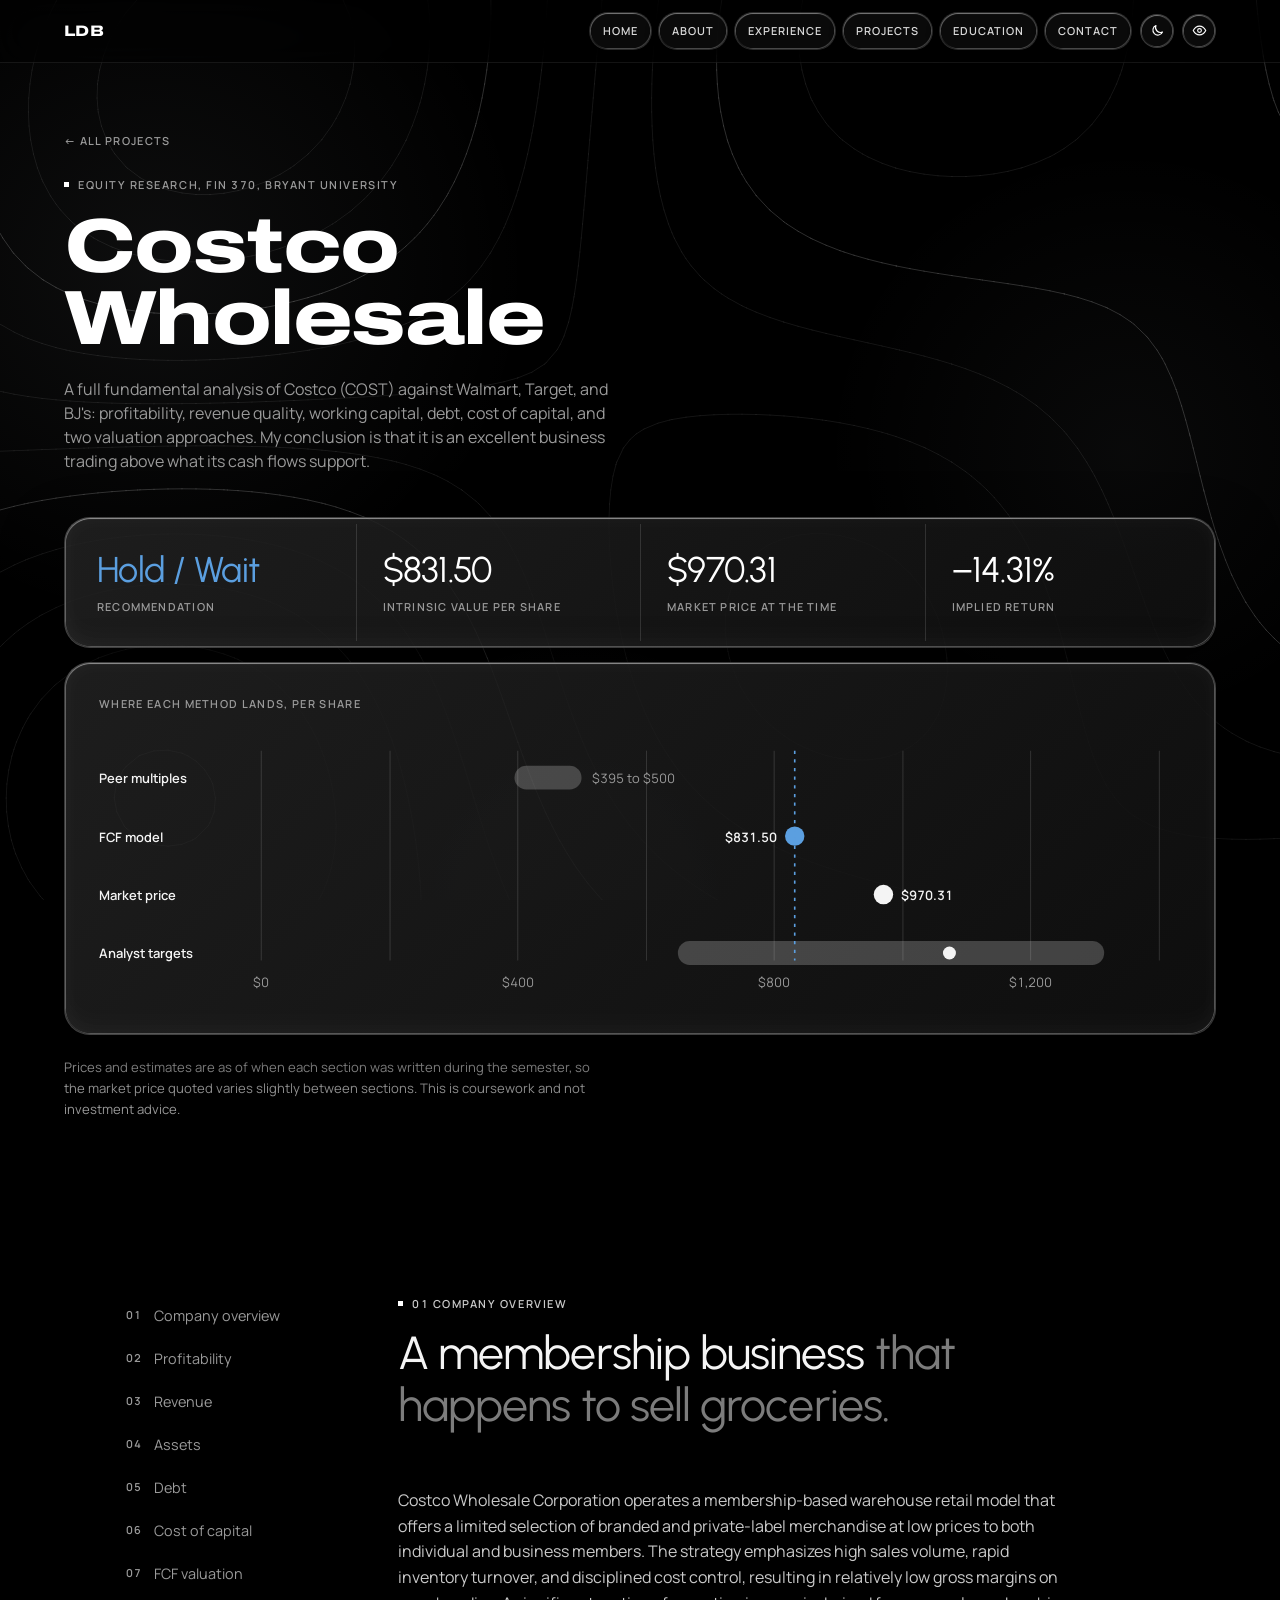
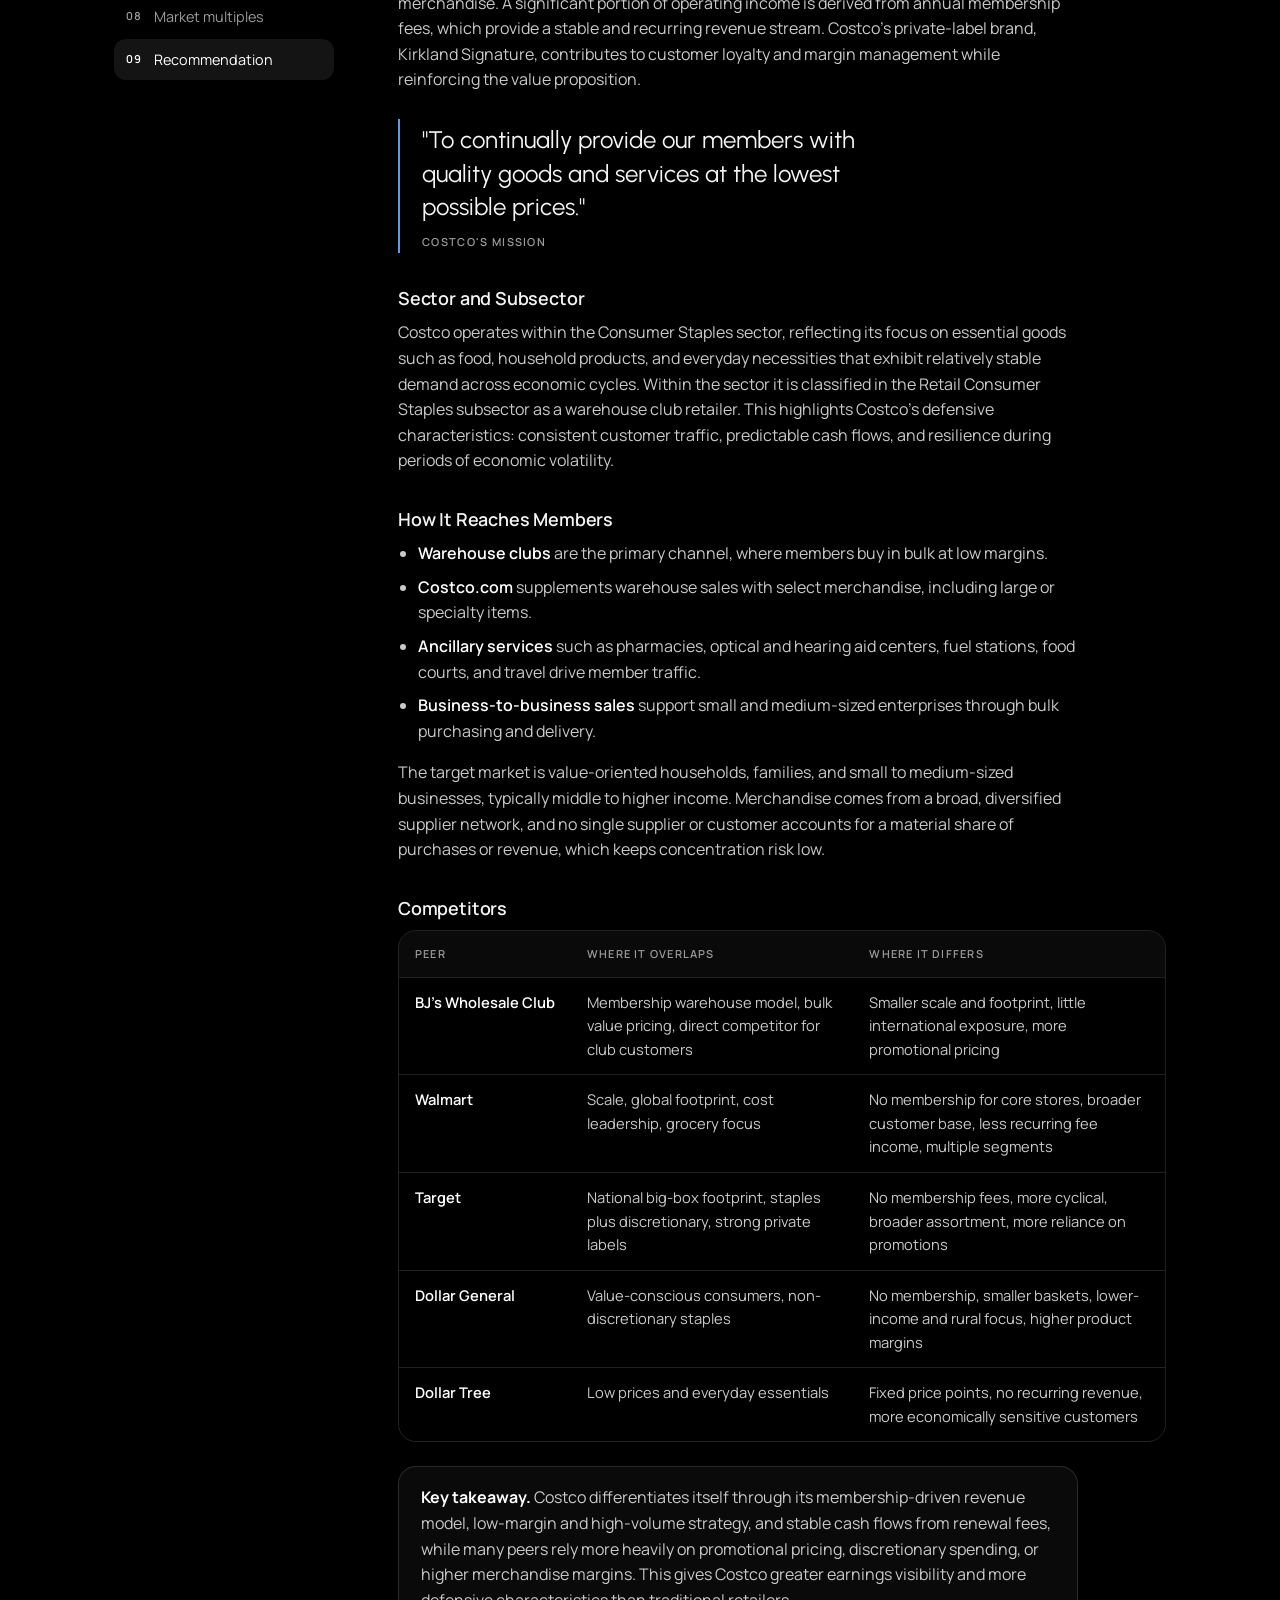
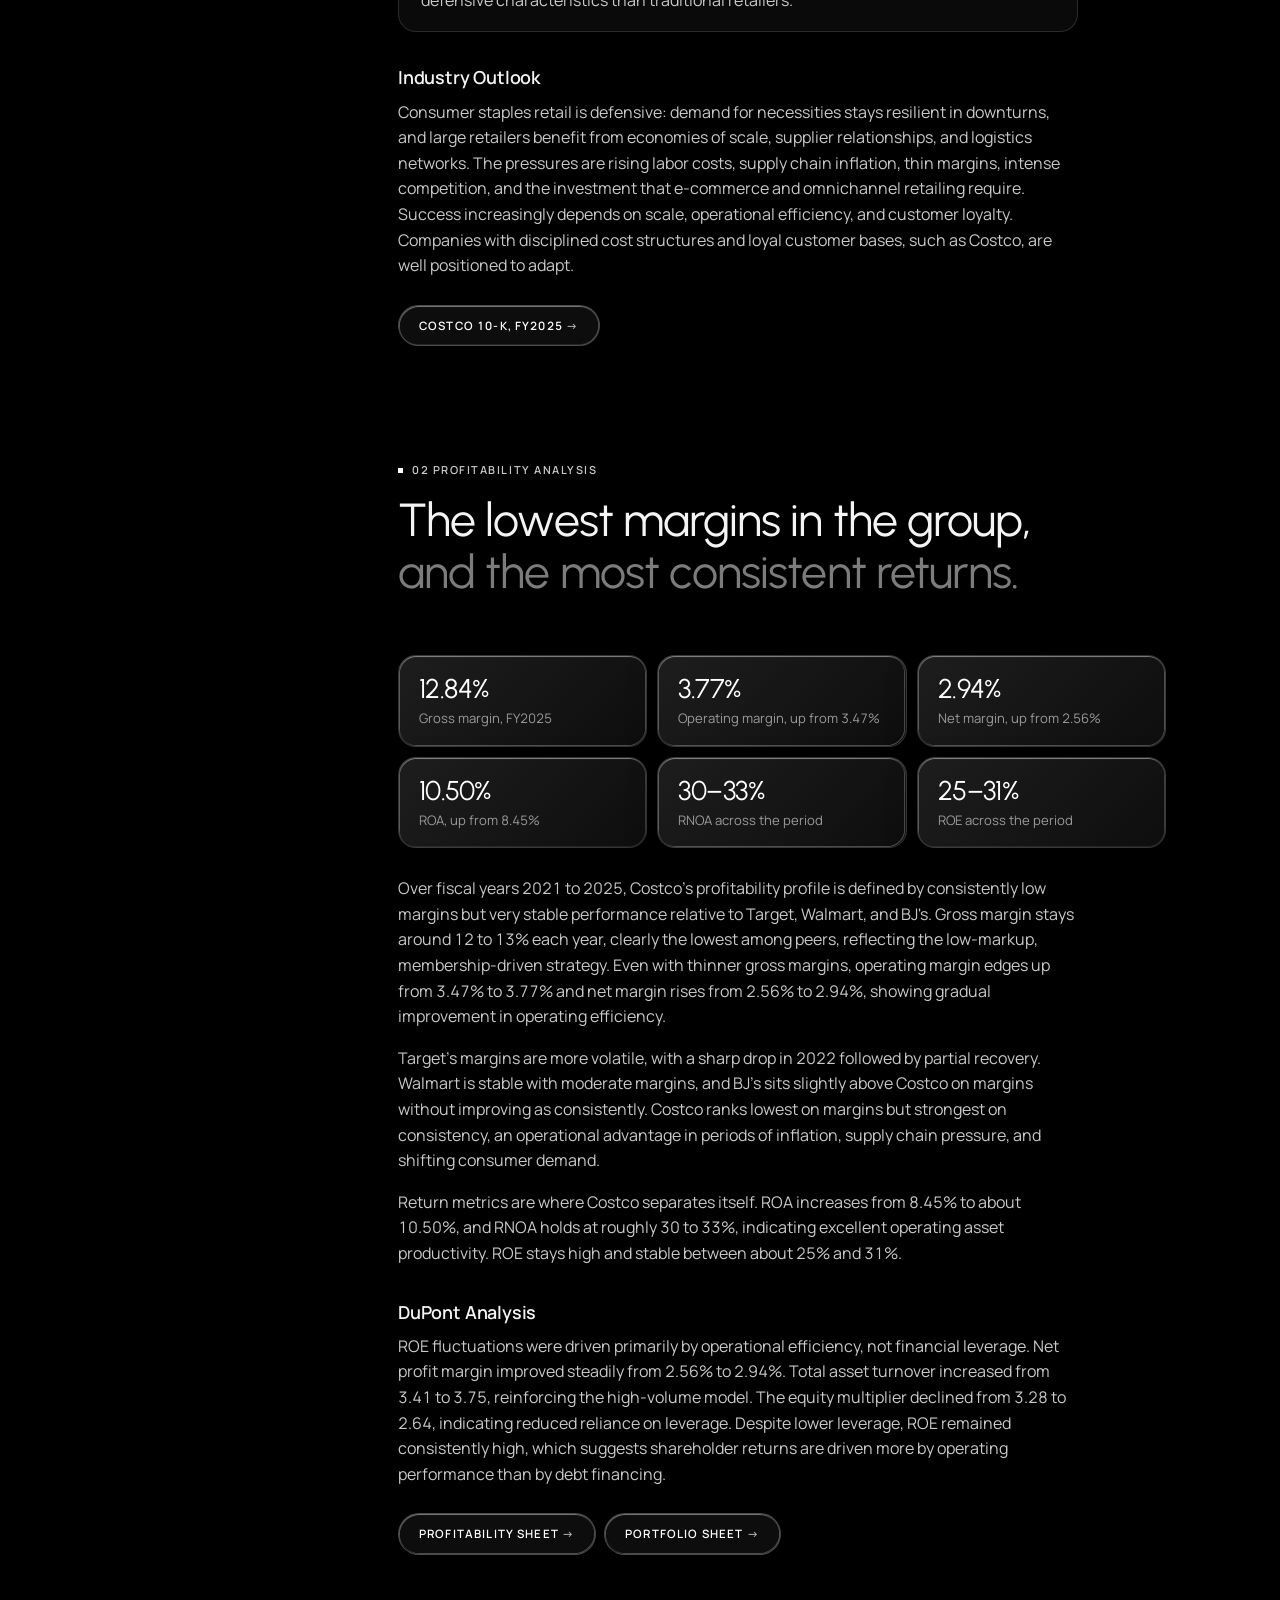
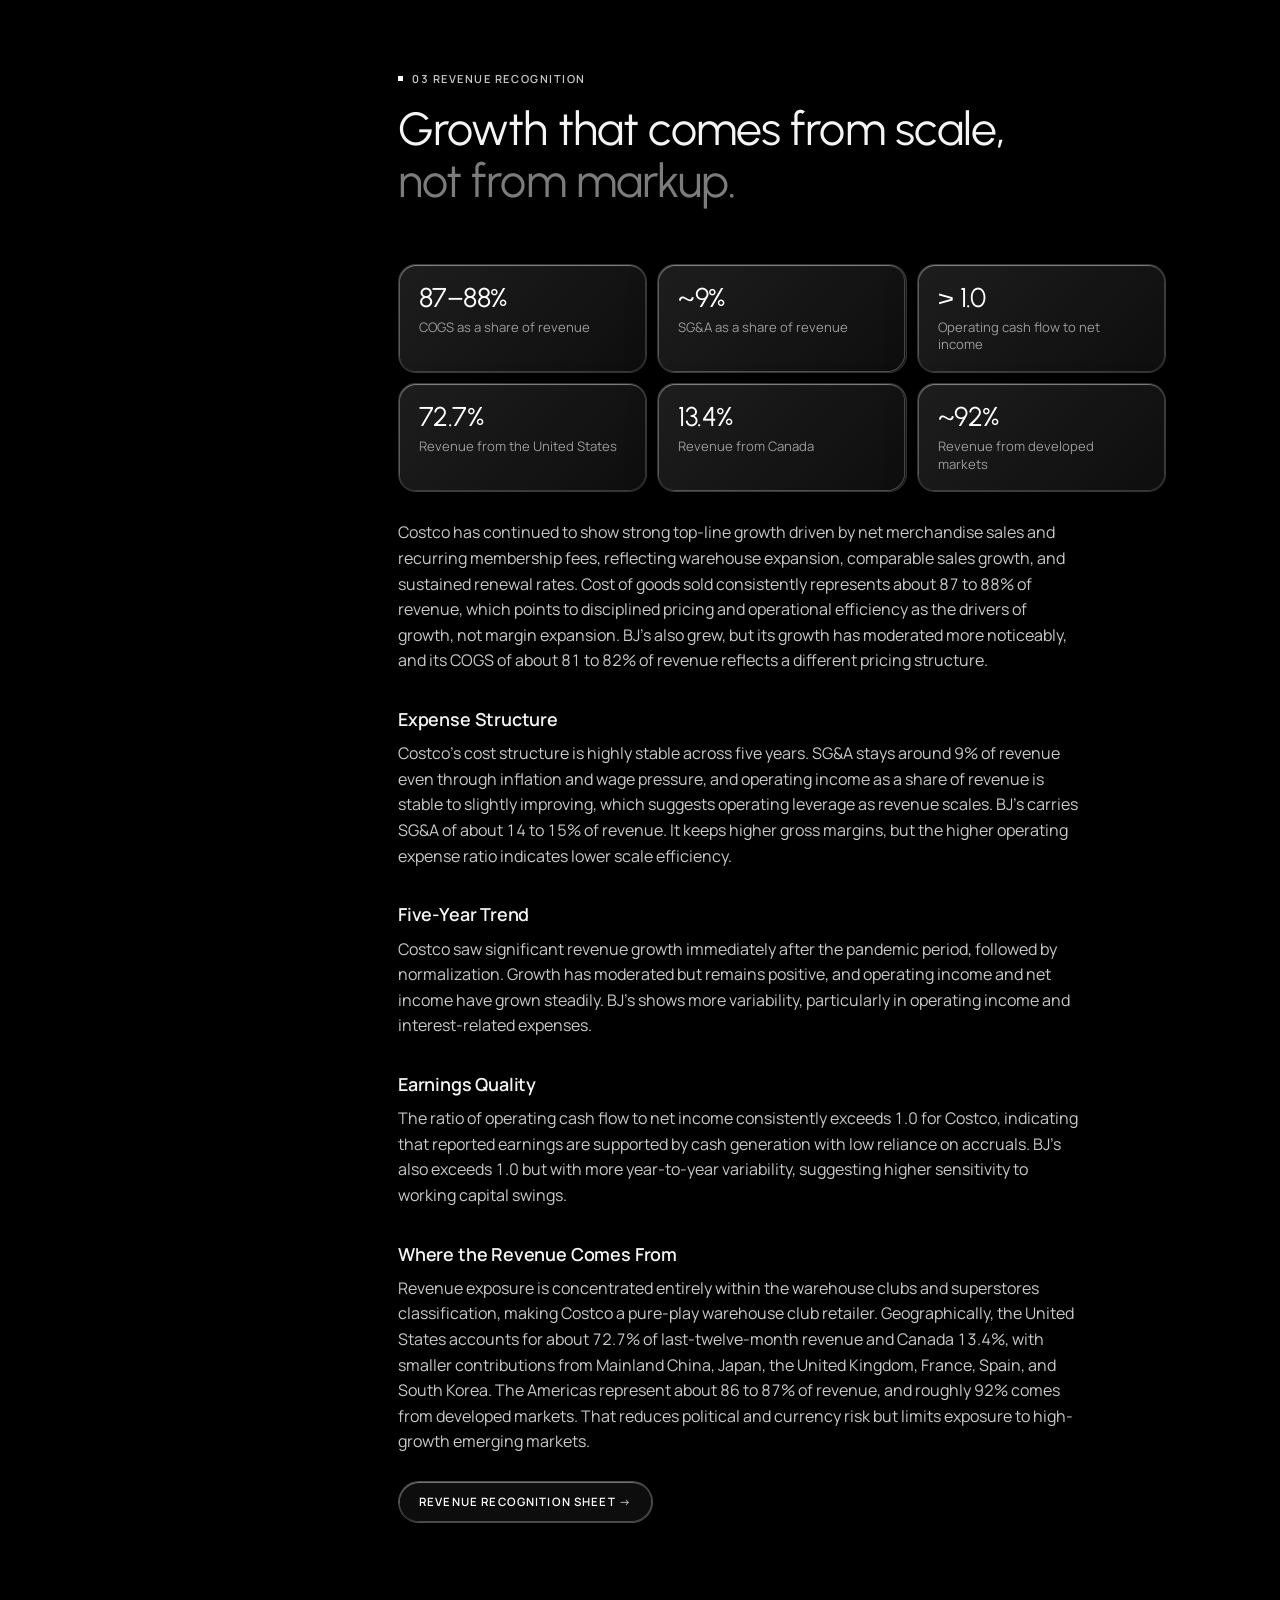
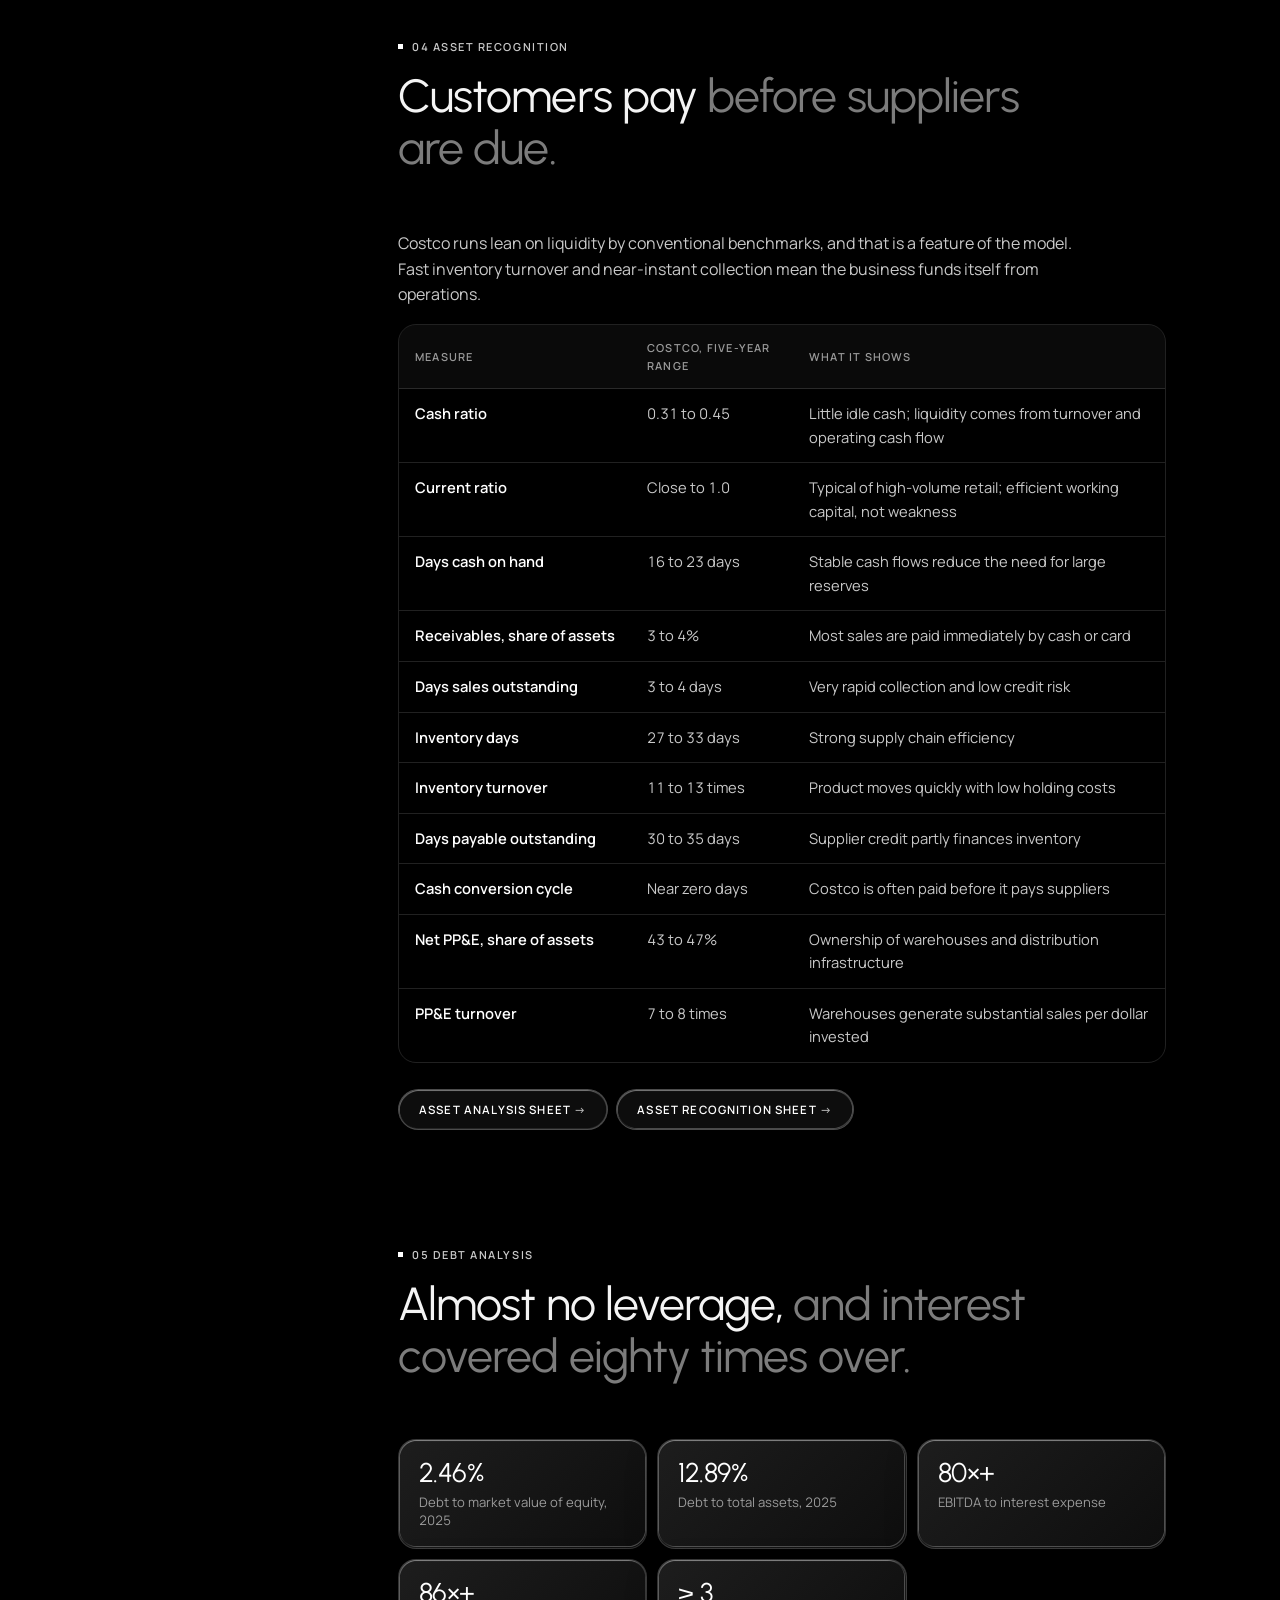
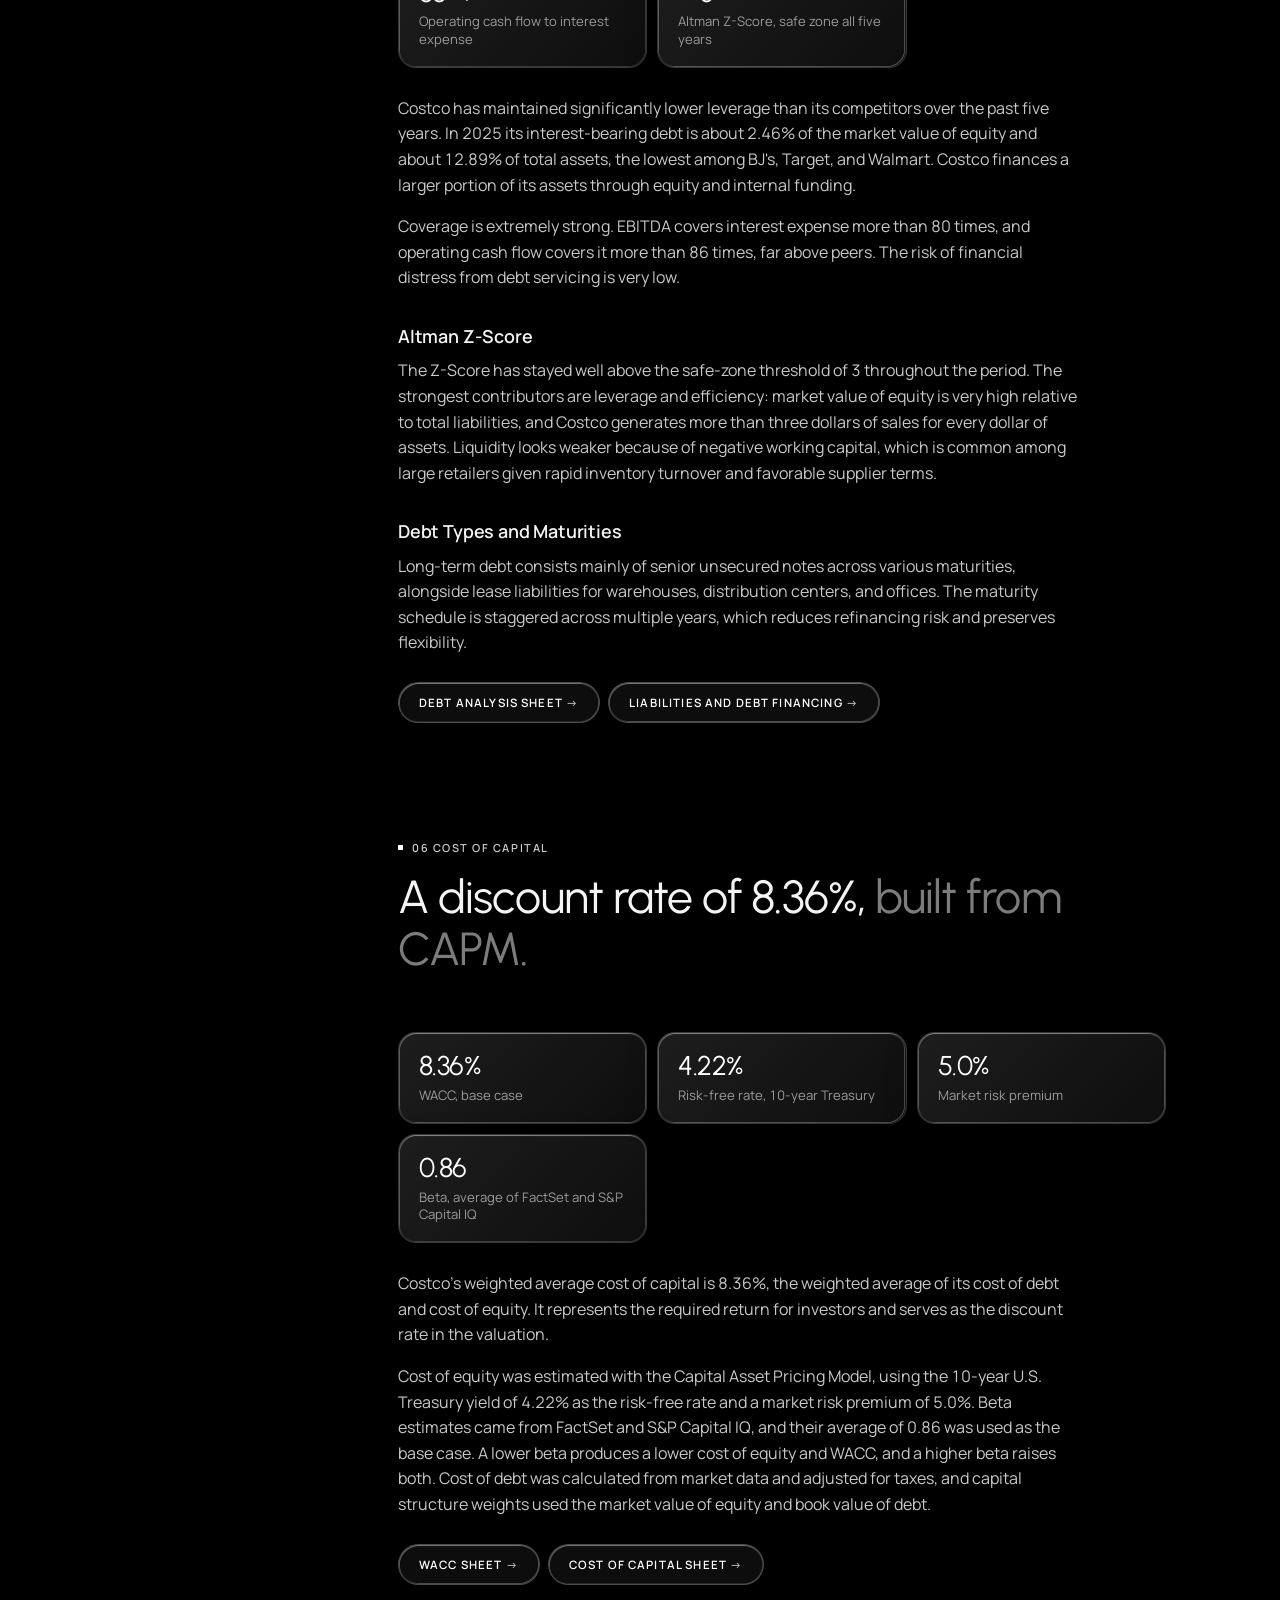
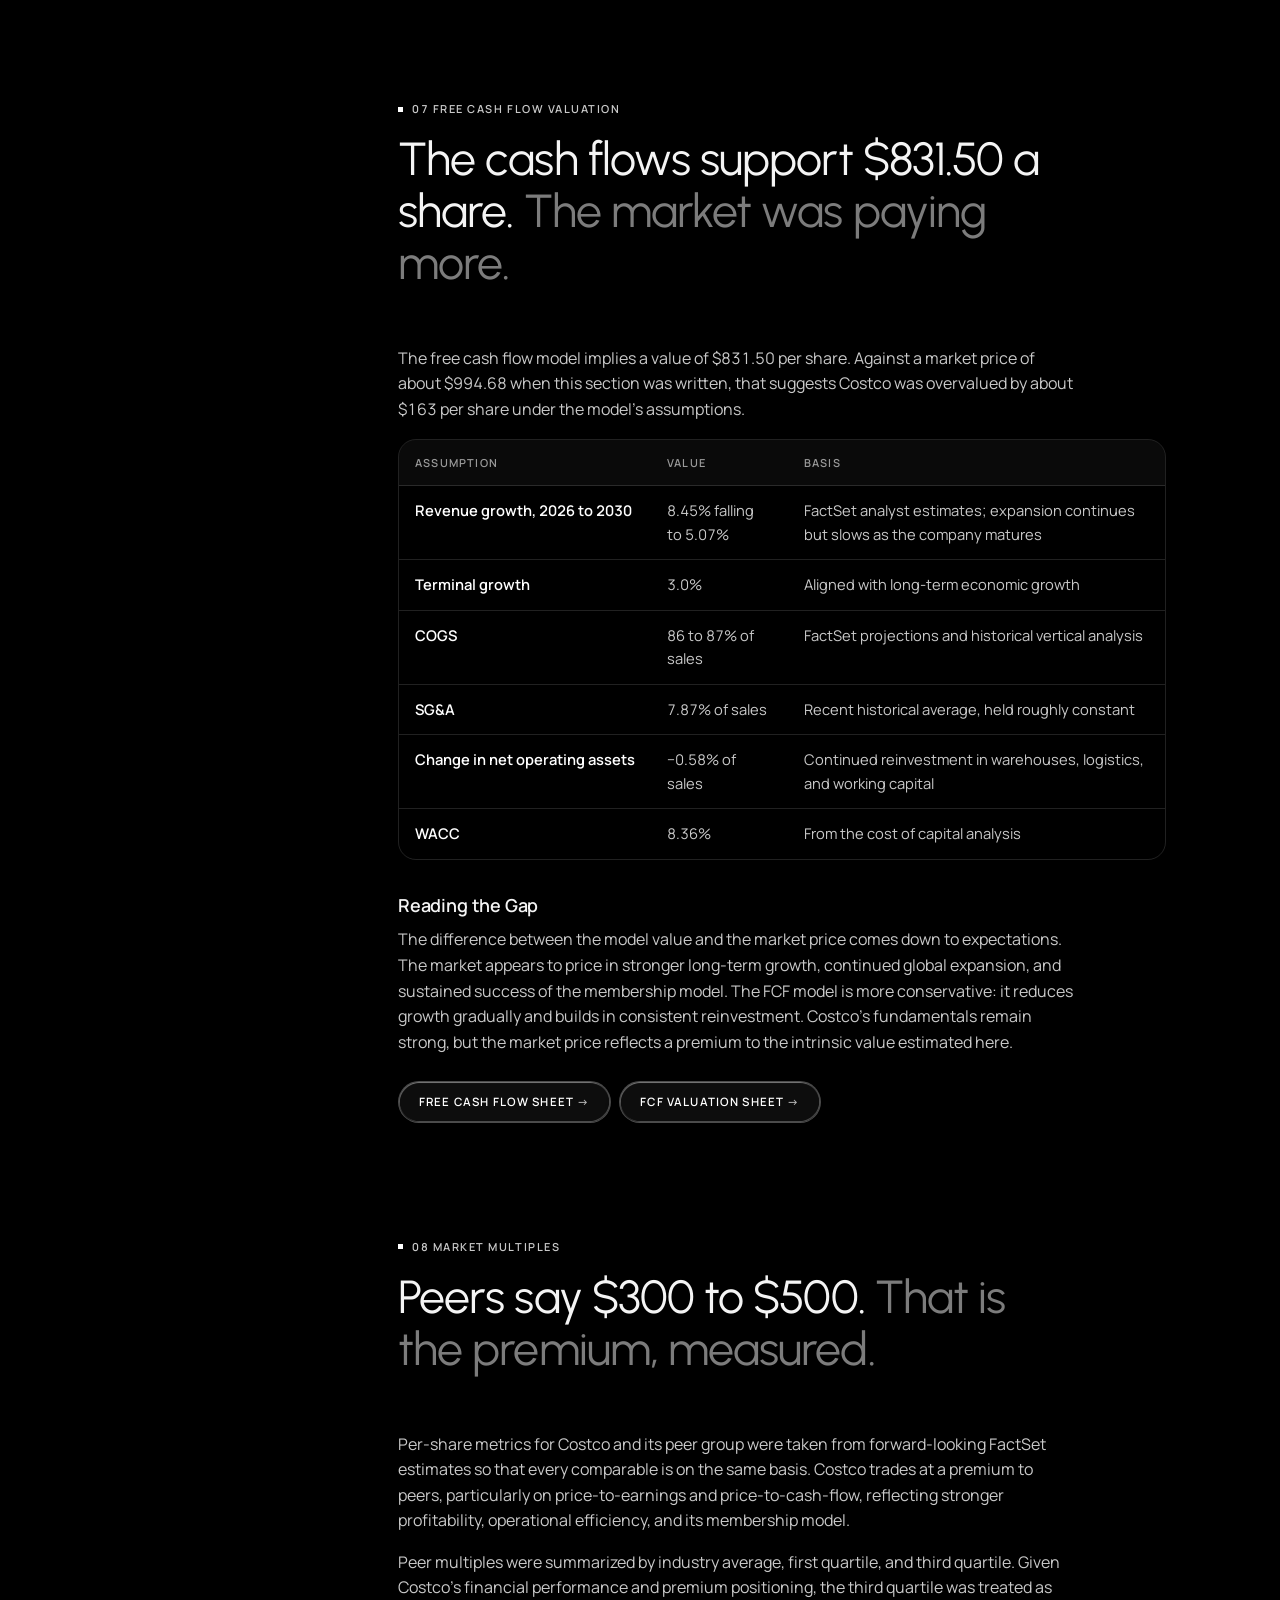
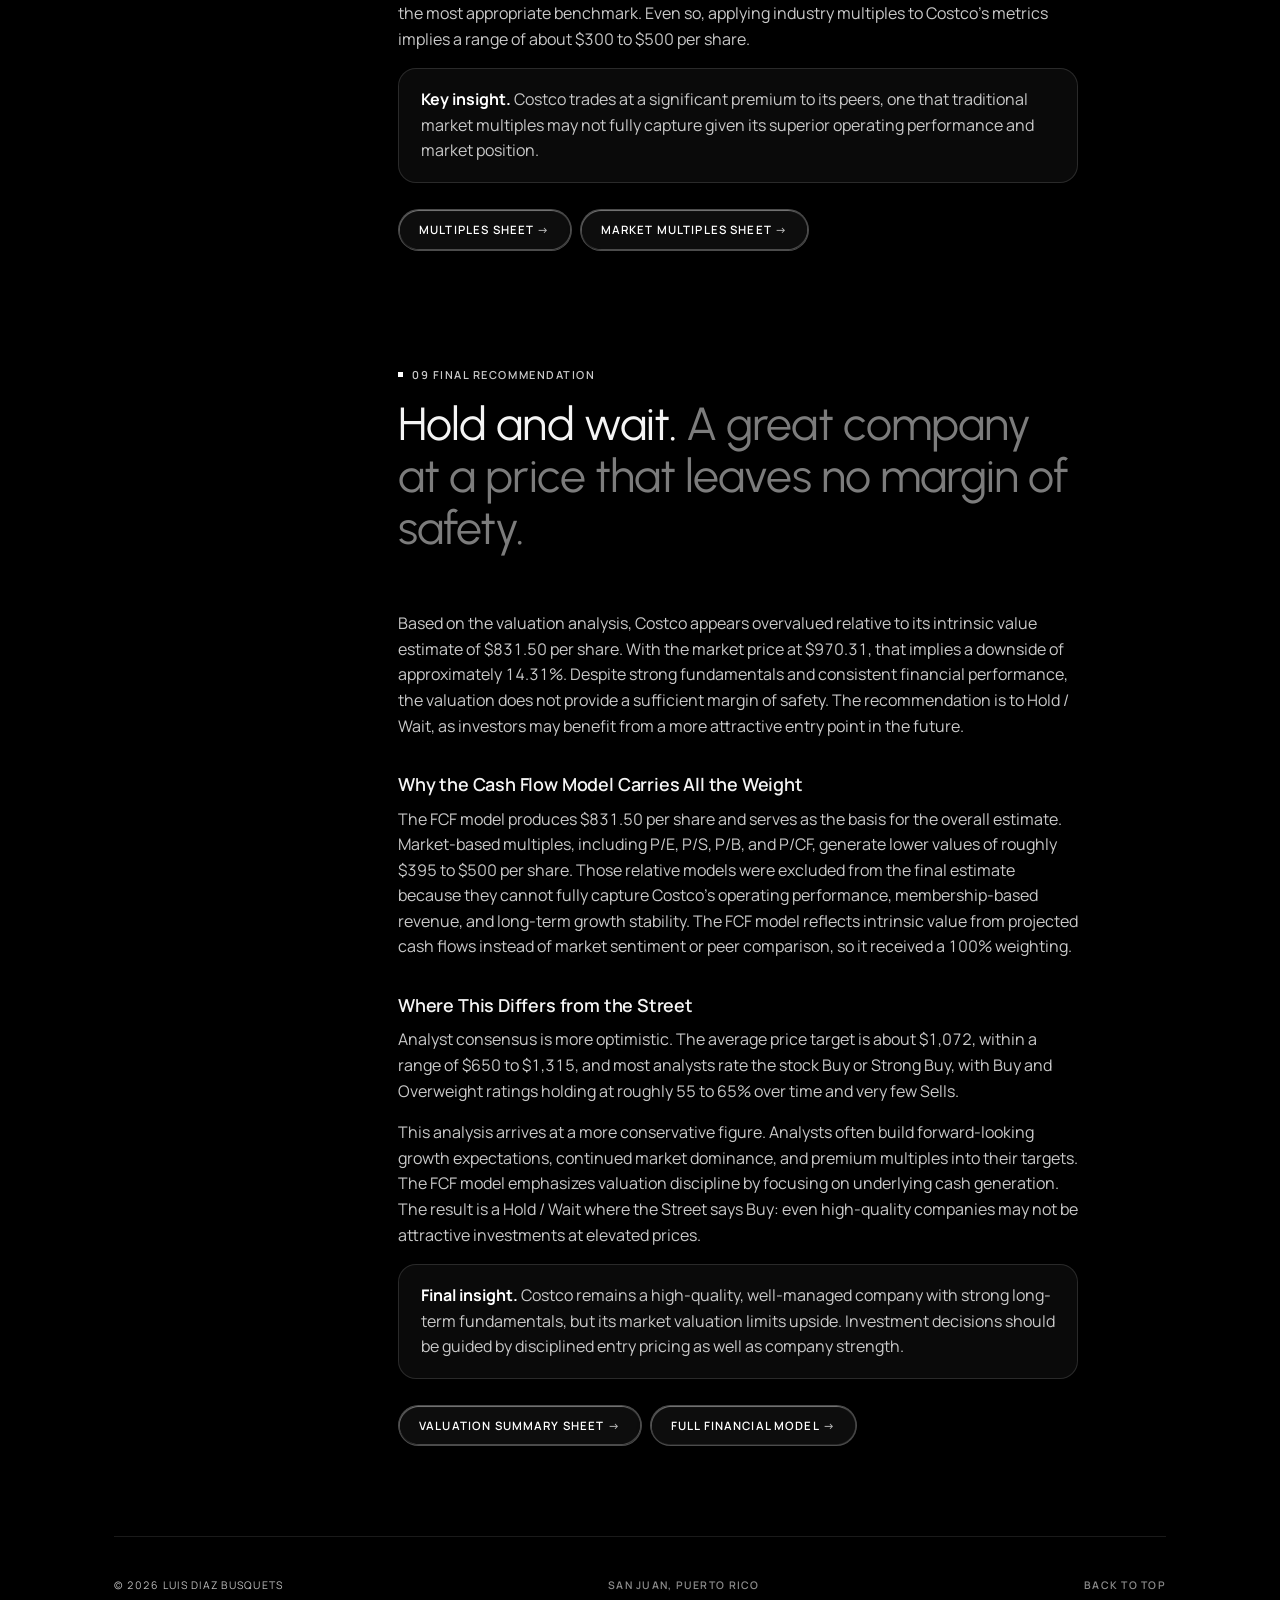
<file: costco.html>
<!DOCTYPE html>
<html lang="en">
<head>
<meta charset="utf-8">
<meta name="viewport" content="width=device-width, initial-scale=1">
<title>Costco (COST) Equity Research | Luis Diaz Busquets</title>
<meta name="theme-color" content="#000000">
<meta name="color-scheme" content="light dark">
<script>
/* Theme: light from 7am to 7pm on the visitor's device, dark otherwise. A manual choice lasts for the visit. */
(function () {
  var h = new Date().getHours(), auto = h >= 7 && h < 19 ? 'light' : 'dark', pick = null;
  try {                                   /* a manual choice only holds until the next 7am or 7pm switch */
    var raw = (sessionStorage.getItem('theme') || '').split('|');
    if (raw[0] && raw[1] === auto) pick = raw[0]; else sessionStorage.removeItem('theme');
  } catch (e) {}
  document.documentElement.setAttribute('data-theme', pick || auto);
  try { if (localStorage.getItem('cb') === 'on') document.documentElement.setAttribute('data-cb', 'on'); } catch (e) {}   /* colorblind-friendly mode is remembered */
})();
</script>
<meta name="description" content="Equity research on Costco Wholesale by Luis Diaz Busquets: a free cash flow valuation of $831.50 per share and a Hold / Wait recommendation.">
<meta property="og:title" content="Costco (COST) Equity Research | Luis Diaz Busquets">
<meta property="og:description" content="A free cash flow valuation of $831.50 per share and a Hold / Wait recommendation.">
<meta property="og:type" content="article">
<meta property="og:url" content="https://ldiazbusquets.github.io/costco.html">
<meta property="og:image" content="https://ldiazbusquets.github.io/preview.png">
<meta name="twitter:card" content="summary_large_image">
<link rel="icon" type="image/png" sizes="192x192" href="favicon.png?v=3">
<link rel="shortcut icon" href="favicon.ico?v=3">
<link rel="apple-touch-icon" href="apple-touch-icon.png?v=3">
<link rel="preconnect" href="https://fonts.googleapis.com">
<link rel="preconnect" href="https://fonts.gstatic.com" crossorigin>
<link href="https://fonts.googleapis.com/css2?family=Archivo:wdth,wght@125,800&family=Urbanist:wght@300..600&family=Manrope:wght@400..700&display=swap" rel="stylesheet">
<style>
  :root {
    --navy: #000000;
    --navy-2: #0C0C0C;
    --mist: #000000;
    --white: #FFFFFF;
    --ink: #F4F4F4;
    --ink-soft: #A3A3A3;
    --brass: #5B9FE0;     /* steel blue accent */
    --brass-deep: #5B9FE0;
    --sea: #1F5F85;
    --line: rgba(255,255,255,.13);
    --g: clamp(20px, 5vw, 72px);
    --max: 1180px;
  }
  * { box-sizing: border-box; }
  html { scroll-behavior: smooth; }
  html { -webkit-text-size-adjust: 100%; }
  body {
    margin: 0; overflow-x: clip; background: var(--mist); color: var(--ink);
    font-family: "Archivo", "Helvetica Neue", Arial, sans-serif;
    font-size: 1.0625rem; line-height: 1.6; -webkit-font-smoothing: antialiased;
  }
  #waves { position: fixed; inset: 0; width: 100%; height: 100%; z-index: -1; pointer-events: none; }
  .glow { position: fixed; inset: 0; z-index: -2; overflow: hidden; pointer-events: none; }
  .glow i { position: absolute; border-radius: 50%; filter: blur(90px); will-change: transform; }
  .glow i:nth-child(1) { width: 48vmax; height: 48vmax; left: -12vmax; top: 6vh; background: #E8EEF5; opacity: .075; animation: drift1 36s ease-in-out infinite alternate; }
  .glow i:nth-child(2) { width: 38vmax; height: 38vmax; right: -8vmax; top: 30vh; background: #E8EEF5; opacity: .05; animation: drift2 44s ease-in-out infinite alternate; }
  .glow i:nth-child(3) { width: 34vmax; height: 34vmax; left: 30vw; bottom: -14vmax; background: #E8EEF5; opacity: .065; animation: drift3 52s ease-in-out infinite alternate; }
  @keyframes drift1 { to { transform: translate(26vw, 22vh) scale(1.15); } }
  @keyframes drift2 { to { transform: translate(-30vw, -18vh) scale(.9); } }
  @keyframes drift3 { to { transform: translate(-18vw, -30vh) scale(1.2); } }
  @media (prefers-reduced-motion: reduce) { .glow i { animation: none; } }
  .feature, .panel {
    background: linear-gradient(180deg, rgba(255,255,255,.09), rgba(255,255,255,.035));
    border: 1px solid rgba(255,255,255,.17); border-radius: 24px;
    -webkit-backdrop-filter: blur(24px) saturate(120%); backdrop-filter: blur(24px) saturate(120%);
    box-shadow: inset 0 1px 0 rgba(255,255,255,.16), 0 24px 60px rgba(0,0,0,.35);
  }
   .panel { padding: clamp(24px, 4vw, 52px); }
  a { color: inherit; }
  :focus-visible { outline: 3px solid var(--brass); outline-offset: 3px; border-radius: 2px; }
  .wrap { max-width: var(--max); margin: 0 auto; padding: 0 var(--g); }

  /* ---------- Hero ---------- */
  .hero {
    position: relative; background: var(--navy); color: var(--white);
    min-height: max(100svh, 640px); display: flex; flex-direction: column; overflow: hidden;
  }
  .hero canvas { position: absolute; inset: 0; width: 100%; height: 100%; display: block; }
  .hero > *:not(canvas) { position: relative; z-index: 1; }
  .hero > .nav {
    position: fixed; top: 0; left: 0; right: 0; z-index: 10;
    background: rgba(0,0,0,.55); -webkit-backdrop-filter: blur(16px) saturate(140%); backdrop-filter: blur(16px) saturate(140%);
    border-bottom: 1px solid rgba(255,255,255,.08);
    display: flex; align-items: center; justify-content: space-between; gap: 16px;
    padding: 14px var(--g); font-size: .95rem;
  }
  .nav-links { display: flex; align-items: center; gap: clamp(14px, 2.4vw, 32px); }
  .nav-links a { text-decoration: none; opacity: .82; }
  .nav-links a:hover { opacity: 1; text-decoration: underline; text-underline-offset: 5px; }
  .mark { font-stretch: 125%; font-weight: 800; letter-spacing: .02em; text-decoration: none; }
  .lang { position: relative; display: inline-flex; border: 1px solid rgba(255,255,255,.35); border-radius: 999px; padding: 2px; }
  .lang::before {
    content: ""; position: absolute; top: 2px; bottom: 2px; left: 2px; width: calc(50% - 2px);
    background: var(--white); border-radius: 999px; transition: transform .32s cubic-bezier(.3,.7,.2,1);
  }
  .lang[data-lang="es"]::before { transform: translateX(100%); }
  .lang button {
    position: relative; z-index: 1; flex: 1 1 0; min-width: 40px; font: inherit; font-size: .85rem; font-weight: 600;
    color: var(--white); background: none; border: 0; border-radius: 999px; padding: 4px 12px; cursor: pointer; transition: color .25s;
  }
  .lang button[aria-pressed="true"] { color: #000; }
  [data-es] { transition: opacity .2s ease, filter .2s ease; }
  
  @media (prefers-reduced-motion: reduce) { .lang::before, [data-es] { transition: none; } }
  .menu-btn { display: none; width: 40px; height: 40px; padding: 0; border: 1px solid rgba(255,255,255,.35); border-radius: 50%; background: none; cursor: pointer; position: relative; }
  .menu-btn span { position: absolute; left: 11px; right: 11px; height: 1.5px; background: #fff; transition: transform .25s ease, top .25s ease; }
  .menu-btn span:first-child { top: 15px; } .menu-btn span:last-child { top: 23px; }
  .menu-btn[aria-expanded="true"] span:first-child { top: 19px; transform: rotate(45deg); }
  .menu-btn[aria-expanded="true"] span:last-child { top: 19px; transform: rotate(-45deg); }
  .mobile-menu {
    position: absolute; top: calc(100% + 8px); left: var(--g); right: var(--g); padding: 8px;
    background: rgba(14,14,14,.97); border: 1px solid rgba(255,255,255,.16); border-radius: 20px; box-shadow: 0 24px 60px rgba(0,0,0,.6);
    opacity: 0; transform: translateY(-8px); visibility: hidden; transition: opacity .22s ease, transform .22s ease, visibility 0s .22s;
  }
  .mobile-menu.open { opacity: 1; transform: none; visibility: visible; transition: opacity .22s ease, transform .22s ease; }
  .mobile-menu a { display: block; padding: 14px 16px; border-radius: 12px; text-decoration: none; font-size: 1.1rem; font-weight: 600; }
  .mobile-menu a:active, .mobile-menu a:hover { background: rgba(255,255,255,.08); }
  @media (min-width: 821px) { .mobile-menu { display: none; } }
  .hero-head { padding: calc(64px + clamp(24px, 6vh, 72px)) var(--g) 0; }
  h1 {
    margin: 0; font-stretch: 125%; font-weight: 800; line-height: .92; letter-spacing: -.02em;
    font-size: clamp(2.5rem, 9.4vw, 9rem);
  }
  .lede { max-width: 34ch; margin: clamp(18px, 3vh, 30px) 0 0; font-size: clamp(1.1rem, 1.7vw, 1.4rem); line-height: 1.4; color: #CFCFCF; }

  .btn {
    display: inline-block; font: inherit; font-weight: 600; font-size: .95rem; cursor: pointer; text-decoration: none;
    padding: 11px 20px; border-radius: 999px; border: 1.5px solid var(--brass); color: var(--brass); background: transparent;
  }
  .btn:hover { background: var(--brass); color: var(--navy); }

  /* ---------- Sections ---------- */
  section { scroll-margin-top: 56px; border-top: 1px solid var(--line); }
  #experience { border-top: 0; }
  section { padding: clamp(64px, 10vw, 128px) 0; }
  h2 {
    margin: 0 0 clamp(28px, 4vw, 52px); font-stretch: 125%; font-weight: 800; letter-spacing: -.015em;
    font-size: clamp(1.9rem, 4.6vw, 3.5rem); line-height: 1;
  }
  h3 { margin: 0; font-size: 1.2rem; font-weight: 700; line-height: 1.3; }
  .about { display: grid; grid-template-columns: minmax(0, 380px) minmax(0, 1fr); gap: clamp(28px, 6vw, 88px); align-items: center; }

  .row { display: grid; grid-template-columns: 210px minmax(0, 1fr); gap: 8px 40px; padding: 26px 0; border-top: 1px solid var(--line); }
  .row:last-child { border-bottom: 1px solid var(--line); }
  .when { font-variant-numeric: tabular-nums; color: var(--brass-deep); font-weight: 600; font-size: .95rem; padding-top: 3px; line-height: 1.7; white-space: nowrap; }

  .work { background: transparent; }
  .feature {
    color: var(--white); padding: clamp(26px, 4.5vw, 56px);
    display: grid; grid-template-columns: minmax(0, 1.2fr) minmax(0, 1fr); gap: clamp(24px, 5vw, 64px);
  }
  .feature h3 { font-stretch: 125%; font-weight: 800; font-size: clamp(1.7rem, 3.6vw, 2.75rem); line-height: 1; letter-spacing: -.01em; }
  .feature p { margin: 16px 0 0; color: #CFCFCF; max-width: 46ch; }
  .feature ul { margin: 0; padding: 0; list-style: none; }
  .feature li { padding: 11px 0; border-top: 1px solid rgba(255,255,255,.16); font-size: .98rem; }
  .feature li:last-child { border-bottom: 1px solid rgba(255,255,255,.16); }
  .feature li b { color: var(--brass); font-weight: 700; font-variant-numeric: tabular-nums; }
  .projects { display: grid; grid-template-columns: repeat(2, minmax(0, 1fr)); gap: 16px; margin-top: 16px; }

  .contact { background: transparent; color: var(--white); }
  .contact h2 { font-size: clamp(2.6rem, 8vw, 7rem); margin-bottom: 20px; }
  .contact p { margin: 0; max-width: 46ch; color: #CFCFCF; font-size: 1.15rem; }
  
  footer { background: transparent; color: #8C8C8C; font-size: .9rem; padding: 0 0 clamp(36px, 6vw, 64px); }
  footer .foot { display: flex; flex-wrap: wrap; align-items: center; justify-content: space-between; gap: 14px 40px; padding-top: clamp(28px, 4vw, 40px); border-top: 1px solid rgba(255,255,255,.14); }
  footer .foot span:first-child { color: #CFCFCF; font-weight: 600; }
  footer a { text-decoration: none; }
  footer a:hover { color: #fff; text-decoration: underline; text-underline-offset: 5px; }
  [hidden] { display: none !important; }

  @media (max-width: 820px) {
    .about, .feature, .projects { grid-template-columns: minmax(0, 1fr); }
    .row { grid-template-columns: minmax(0, 1fr); }
    .nav-links a { display: none; }
    .menu-btn { display: block; }
    .nav-links { gap: 10px; }

    .when { white-space: normal; }
    .contact h2 { font-size: clamp(2.4rem, 13vw, 4rem); }
    footer .foot { flex-direction: column; align-items: flex-start; gap: 8px; }
    
  }
  @media (prefers-reduced-motion: reduce) { html { scroll-behavior: auto; } }

  /* =====================================================================
     Cinematic black restyle: light type, mono labels, sharp controls, glass
     ===================================================================== */
  :root { --dim: #6F6F6F; --soft: #9A9A9A; }
  body { font-size: 1rem; }

  .hero::before {
    content: ""; position: absolute; inset: 0; z-index: 0; pointer-events: none;
    background:
      radial-gradient(110% 65% at 72% -5%, rgba(165,178,192,.26), rgba(0,0,0,0) 62%),
      radial-gradient(55% 40% at 12% 18%, rgba(130,140,155,.10), rgba(0,0,0,0) 70%),
      linear-gradient(to bottom, rgba(255,255,255,.03), rgba(0,0,0,0) 45%);
  }
  .hero > .nav { padding: 12px var(--g); background: rgba(0,0,0,.45); }
  .mark { font-family: "Archivo", "Helvetica Neue", Arial, sans-serif; font-stretch: 125%; font-weight: 800; font-size: .95rem; letter-spacing: .02em; }
  .nav-links { gap: 6px; }
  .nav-links a {
    font-family: var(--mono); font-size: 11px; text-transform: uppercase; letter-spacing: .07em; opacity: 1; color: #D8D8D8;
    padding: 8px 11px; border: 1px solid rgba(255,255,255,.13); border-radius: 6px; background: rgba(255,255,255,.04); transition: background .2s, color .2s;
  }
  .nav-links a:hover { text-decoration: none; background: rgba(255,255,255,.13); color: #fff; }
  .lang { border-radius: 7px; border-color: rgba(255,255,255,.2); margin-left: 6px; }
  .lang::before { border-radius: 5px; }
  .lang button { font-family: var(--mono); font-size: 11px; font-weight: 500; letter-spacing: .06em; padding: 6px 10px; border-radius: 5px; }
  .menu-btn { border-radius: 8px; border-color: rgba(255,255,255,.2); }
  .mobile-menu { border-radius: 14px; }
  .mobile-menu a { font-weight: 400; font-size: 1.15rem; letter-spacing: -.02em; border-radius: 8px; }

  h1 { font-stretch: normal; font-weight: 400; line-height: 1; letter-spacing: -.04em; font-size: clamp(2.7rem, 6.6vw, 5.75rem); }
  .lede { max-width: 42ch; font-size: clamp(1rem, 1.25vw, 1.12rem); line-height: 1.5; color: var(--soft); margin-top: clamp(16px, 2.4vh, 24px); }

  .btn {
    font-family: var(--mono); font-size: 11.5px; font-weight: 500; text-transform: uppercase; letter-spacing: .07em; line-height: 1;
    padding: 12px 16px; border-radius: 6px; border: 1px solid rgba(255,255,255,.26); color: #fff; background: rgba(255,255,255,.05);
    transition: background .2s, color .2s, border-color .2s;
  }
  .btn::after { content: " →"; opacity: .7; }
  .btn:hover { background: rgba(255,255,255,.16); color: #fff; }

  section { border-top: 0; padding: clamp(72px, 10vw, 140px) 0; }
  .eyebrow { display: flex; align-items: center; gap: 9px; margin: 0 0 18px; font-family: var(--mono); font-size: 11px; text-transform: uppercase; letter-spacing: .09em; color: var(--soft); }
  .eyebrow::before { content: ""; width: 5px; height: 5px; background: #fff; }
  h2 { font-stretch: normal; font-weight: 400; letter-spacing: -.032em; line-height: 1.12; font-size: clamp(1.75rem, 3.5vw, 2.7rem); max-width: 21ch; margin-bottom: clamp(30px, 4.5vw, 56px); }
  h2 em { font-style: normal; color: var(--dim); }
  h3 { font-weight: 500; font-size: 1.08rem; letter-spacing: -.015em; }

  .row { padding: 28px 0; border-top-color: rgba(255,255,255,.10); }
  .row:last-child { border-bottom-color: rgba(255,255,255,.10); }
  .when { font-family: var(--mono); font-size: 11px; font-weight: 400; text-transform: uppercase; letter-spacing: .07em; color: var(--soft); line-height: 1.9; padding-top: 4px; }

  .feature, .panel {
    background: linear-gradient(180deg, rgba(255,255,255,.075), rgba(255,255,255,.022));
    border: 1px solid rgba(255,255,255,.12); border-radius: 18px;
    -webkit-backdrop-filter: blur(28px) saturate(125%); backdrop-filter: blur(28px) saturate(125%);
    box-shadow: inset 0 1px 0 rgba(255,255,255,.13), 0 30px 70px rgba(0,0,0,.45);
  }
  .feature h3 { font-stretch: normal; font-weight: 400; letter-spacing: -.035em; font-size: clamp(1.6rem, 3vw, 2.3rem); line-height: 1.05; }
  .feature p { color: var(--soft); font-size: .98rem; }
  .feature li { font-size: .95rem; color: #D5D5D5; border-top-color: rgba(255,255,255,.11); }
  .feature li:last-child { border-bottom-color: rgba(255,255,255,.11); }
  .feature li b { font-family: var(--mono); font-weight: 500; font-size: .9em; }
  .projects { gap: 14px; margin-top: 14px; }

   .feature .built { font-family: var(--mono); font-size: 10.5px !important; text-transform: uppercase; letter-spacing: .07em; color: var(--dim) !important; margin-top: 14px; }

  .contact h2 { font-size: clamp(2.5rem, 6.4vw, 4.8rem); letter-spacing: -.045em; line-height: 1; margin-bottom: 18px; max-width: none; }
  .contact p { color: var(--soft); font-size: 1.05rem; }
  
  footer .foot { font-family: var(--mono); font-size: 10.5px; text-transform: uppercase; letter-spacing: .08em; border-top-color: rgba(255,255,255,.10); }
  footer .foot span:first-child { font-weight: 400; color: #BDBDBD; }
  :focus-visible { outline: 2px solid #fff; outline-offset: 3px; }
  @media (max-width: 820px) {
    .nav-links a { display: none; }
    h2 { max-width: none; }
    .when { line-height: 1.7; }
  }

  /* =====================================================================
     Light theme (daytime). Dark is the default set above.
     ===================================================================== */
  body, .hero, .hero > .nav { transition: background-color .5s ease, color .5s ease; }
  .theme-btn { width: 34px; height: 34px; padding: 0; margin-left: 2px; display: grid; place-items: center; cursor: pointer; color: inherit;
    border: 1px solid rgba(255,255,255,.2); border-radius: 7px; background: rgba(255,255,255,.04); transition: background .2s; }
  .theme-btn:hover { background: rgba(255,255,255,.13); }
  .theme-btn svg { width: 15px; height: 15px; display: block; }
  .theme-btn .sun { display: none; }
  html[data-theme="light"] .theme-btn .sun { display: block; }
  html[data-theme="light"] .theme-btn .moon { display: none; }

  html[data-theme="light"] {
    --navy: #F5F5F7; --mist: #F5F5F7; --white: #0A0A0A; --ink: #0A0A0A; --ink-soft: #5F5F64;
    --line: rgba(0,0,0,.12); --dim: #A4A4AA; --soft: #66666B; --brass: #2A6FBF; --brass-deep: #2A6FBF;
  }
  html[data-theme="light"] .glow i { background: #AFC0D4; }
  html[data-theme="light"] .glow i:nth-child(1) { opacity: .42; }
  html[data-theme="light"] .glow i:nth-child(2) { opacity: .30; }
  html[data-theme="light"] .glow i:nth-child(3) { opacity: .38; }
  html[data-theme="light"] .hero::before {
    background: radial-gradient(110% 65% at 72% -5%, rgba(120,140,168,.30), rgba(255,255,255,0) 62%),
                radial-gradient(55% 40% at 12% 18%, rgba(140,155,175,.14), rgba(255,255,255,0) 70%);
  }
  html[data-theme="light"] .hero > .nav { background: rgba(245,245,247,.72); border-bottom-color: rgba(0,0,0,.08); }
  html[data-theme="light"] .nav-links a { color: #2B2B2F; border-color: rgba(0,0,0,.12); background: rgba(0,0,0,.03); }
  html[data-theme="light"] .nav-links a:hover { background: rgba(0,0,0,.09); color: #000; }
  html[data-theme="light"] .lang, html[data-theme="light"] .menu-btn, html[data-theme="light"] .theme-btn { border-color: rgba(0,0,0,.2); }
  html[data-theme="light"] .theme-btn { background: rgba(0,0,0,.03); }
  html[data-theme="light"] .theme-btn:hover { background: rgba(0,0,0,.09); }
  html[data-theme="light"] .lang button[aria-pressed="true"] { color: #fff; }
  html[data-theme="light"] .menu-btn span { background: #000; }
  html[data-theme="light"] .mobile-menu { background: rgba(252,252,253,.98); border-color: rgba(0,0,0,.1); box-shadow: 0 24px 60px rgba(0,0,0,.16); }
  html[data-theme="light"] .mobile-menu a:hover, html[data-theme="light"] .mobile-menu a:active { background: rgba(0,0,0,.06); }

  html[data-theme="light"] .btn { border-color: rgba(0,0,0,.24); color: #000; background: rgba(0,0,0,.03); }
  html[data-theme="light"] .btn:hover { background: rgba(0,0,0,.10); color: #000; }

  html[data-theme="light"] .eyebrow::before { background: #000; }

  html[data-theme="light"] .row, html[data-theme="light"] .row:last-child { border-color: rgba(0,0,0,.10); }
  
  html[data-theme="light"] .feature, html[data-theme="light"] .panel {
    background: linear-gradient(180deg, rgba(255,255,255,.78), rgba(255,255,255,.46));
    border-color: rgba(0,0,0,.08); box-shadow: inset 0 1px 0 #fff, 0 24px 60px rgba(0,0,0,.08);
  }
  
  html[data-theme="light"] .feature li { color: #2A2A2F; }
  html[data-theme="light"] .feature li, html[data-theme="light"] .feature li:last-child { border-color: rgba(0,0,0,.10); }

  html[data-theme="light"] footer { color: #77777C; }
  html[data-theme="light"] footer .foot { border-top-color: rgba(0,0,0,.10); }
  html[data-theme="light"] footer .foot span:first-child { color: #3A3A3F; }
  html[data-theme="light"] footer a:hover { color: #000; }
  html[data-theme="light"] :focus-visible { outline-color: #000; }

  /* =====================================================================
     Light theme, second pass: frosted glass, brushed silver, pale green-yellow
     ===================================================================== */
  html[data-theme="light"] {
    --navy: #EEF1EA; --mist: #EEF1EA; --white: #2B302D; --ink: #2B302D; --ink-soft: #69706B;
    --line: rgba(60,80,62,.14); --dim: #A6ADA4; --soft: #6C736E; --brass: #71883F; --brass-deep: #71883F;
  }
  html[data-theme="light"] body { background: linear-gradient(180deg, #F2F4EE 0%, #E6EBE1 60%, #E9ECDD 100%) fixed; }
  html[data-theme="light"] .hero { background: transparent; }
  html[data-theme="light"] .glow i { filter: blur(80px); }
  html[data-theme="light"] .glow i:nth-child(1) { background: #DCE59A; opacity: .60; }
  html[data-theme="light"] .glow i:nth-child(2) { background: #B4CDB8; opacity: .70; }
  html[data-theme="light"] .glow i:nth-child(3) { background: #ECE8A6; opacity: .58; }
  html[data-theme="light"] .hero::before {
    background: radial-gradient(110% 65% at 74% -8%, rgba(140,170,146,.42), rgba(255,255,255,0) 62%),
                radial-gradient(60% 55% at 10% 92%, rgba(232,236,160,.50), rgba(255,255,255,0) 70%),
                radial-gradient(45% 40% at 92% 80%, rgba(190,212,192,.55), rgba(255,255,255,0) 70%);
  }
  html[data-theme="light"] .hero > .nav { background: rgba(240,243,236,.62); border-bottom-color: rgba(255,255,255,.7); }
  html[data-theme="light"] .nav-links a { color: #3B413D; border-color: rgba(255,255,255,.85); background: rgba(255,255,255,.42); box-shadow: 0 1px 2px rgba(60,80,62,.10); }
  html[data-theme="light"] .nav-links a:hover { background: rgba(255,255,255,.85); color: #1F2422; }

  /* frosted glass with a hint of pale liquid at the base */
  html[data-theme="light"] .feature,
  html[data-theme="light"] .panel {
    background: linear-gradient(180deg, rgba(255,255,255,.66) 0%, rgba(252,253,244,.40) 55%, rgba(240,243,196,.34) 100%);
    border: 1px solid rgba(255,255,255,.92); border-radius: 26px;
    -webkit-backdrop-filter: blur(30px) saturate(150%); backdrop-filter: blur(30px) saturate(150%);
    box-shadow: inset 0 1.5px 0 #fff, inset 0 -22px 36px rgba(226,232,160,.20), 0 1px 0 rgba(120,140,120,.10), 0 26px 60px rgba(72,96,76,.16);
  }

  /* brushed silver controls */
   html[data-theme="light"] .lang::before {
    background: linear-gradient(180deg, #E3E5E6 0%, #C2C5C7 48%, #B0B3B5 52%, #C9CCCE 100%);
    box-shadow: inset 0 1px 0 rgba(255,255,255,.9), 0 2px 6px rgba(60,70,64,.20);
  }

  html[data-theme="light"] .lang button[aria-pressed="true"] { color: #1F2422; }
  html[data-theme="light"] .btn { border-color: rgba(255,255,255,.9); color: #2B302D; background: rgba(255,255,255,.45); box-shadow: 0 1px 3px rgba(60,80,62,.12); }
  html[data-theme="light"] .btn:hover { background: rgba(255,255,255,.9); color: #1F2422; }
  html[data-theme="light"] .lang, html[data-theme="light"] .menu-btn, html[data-theme="light"] .theme-btn { border-color: rgba(255,255,255,.9); background: rgba(255,255,255,.42); box-shadow: 0 1px 2px rgba(60,80,62,.10); }
  html[data-theme="light"] .theme-btn:hover { background: rgba(255,255,255,.9); }
  html[data-theme="light"] .menu-btn span { background: #2B302D; }
  html[data-theme="light"] .mobile-menu { background: rgba(246,248,242,.97); border-color: #fff; box-shadow: 0 24px 60px rgba(72,96,76,.22); }

  html[data-theme="light"] .eyebrow::before { background: linear-gradient(180deg, #B9BCBE, #8C9092); }

  html[data-theme="light"] .row, html[data-theme="light"] .row:last-child { border-color: rgba(60,80,62,.14); }
   html[data-theme="light"] .feature li { color: #434A45; }
  html[data-theme="light"] .feature li, html[data-theme="light"] .feature li:last-child { border-color: rgba(60,80,62,.13); }

  html[data-theme="light"] footer { color: #7C837D; }
  html[data-theme="light"] footer .foot { border-top-color: rgba(60,80,62,.14); }
  html[data-theme="light"] footer .foot span:first-child { color: #434A45; }
  html[data-theme="light"] footer a:hover { color: #1F2422; }
  html[data-theme="light"] :focus-visible { outline-color: #2B302D; }

  /* project illustrations: dark shapes in pale mist */

  /* =====================================================================
     Light theme, final: even sage mist, white frosted bubbles, brushed silver
     ===================================================================== */
  html[data-theme="light"] {
    --navy: #D3E4D4; --mist: #D3E4D4; --white: #1B211D; --ink: #1B211D; --ink-soft: #55615A;
    --line: rgba(30,60,40,.15); --dim: #8FA596; --soft: #56635B; --brass: #2F5E45; --brass-deep: #2F5E45;
  }
  html[data-theme="light"] body { background: radial-gradient(130% 100% at 50% 28%, #E4F0E3 0%, #D2E4D3 48%, #BBD3C0 100%) fixed; }
  html[data-theme="light"] .glow { display: none; }
  html[data-theme="light"] .hero::before { background: radial-gradient(75% 65% at 50% 30%, rgba(255,255,255,.34), rgba(255,255,255,0) 72%); }
  html[data-theme="light"] .hero > .nav { background: rgba(214,230,216,.58); border-bottom-color: rgba(255,255,255,.6); }
  html[data-theme="light"] .feature,
  html[data-theme="light"] .panel {
    background: linear-gradient(180deg, rgba(255,255,255,.62) 0%, rgba(255,255,255,.30) 100%);
    border: 1px solid rgba(255,255,255,.95);
    box-shadow: inset 0 1.5px 0 #fff, inset 0 -16px 30px rgba(255,255,255,.30), 0 1px 0 rgba(40,80,55,.10), 0 28px 60px rgba(34,66,46,.20);
  }

   html[data-theme="light"] .feature li { color: #36413A; }
  
  html[data-theme="light"] footer { color: #4A5751; }
  html[data-theme="light"] .mobile-menu { background: rgba(228,240,228,.97); }

  /* =====================================================================
     Type and glass refinement (both themes)
     ===================================================================== */
  :root { --mono: "Manrope", "Helvetica Neue", Arial, sans-serif; --display: "Urbanist", "Manrope", "Helvetica Neue", Arial, sans-serif; }
  body { font-family: "Manrope", "Helvetica Neue", Arial, sans-serif; letter-spacing: 0; font-feature-settings: "tnum" 1; }
  h1, h2, .feature h3, .contact h2, .mobile-menu a { font-family: var(--display); }
  h1 { font-weight: 300; letter-spacing: -.025em; font-size: clamp(2.9rem, 7vw, 6.2rem); line-height: .98; }
  h2 { font-weight: 400; letter-spacing: -.02em; font-size: clamp(1.9rem, 3.7vw, 2.9rem); }
  .contact h2 { font-weight: 300; letter-spacing: -.03em; }
  .feature h3 { font-weight: 400; letter-spacing: -.02em; font-size: clamp(1.7rem, 3.1vw, 2.4rem); }

  h3 { font-weight: 600; letter-spacing: -.01em; }
  .nav-links a, .lang button, .btn, .eyebrow, .when, footer .foot, .built { font-weight: 600; }
  .nav-links a { font-size: 11px; letter-spacing: .09em; padding: 9px 13px; border-radius: 999px; }
  .lang, .lang::before, .lang button { border-radius: 999px; }
  .lang button { font-size: 11px; letter-spacing: .08em; padding: 6px 11px; }
  .theme-btn, .menu-btn { border-radius: 50%; }
  .btn { font-size: 11.5px; letter-spacing: .1em; padding: 14px 20px; border-radius: 999px; }
  .eyebrow { font-size: 11px; letter-spacing: .14em; }
  .when { font-size: 11px; letter-spacing: .1em; }
  
   .feature .built { font-size: 10.5px !important; letter-spacing: .1em; font-weight: 600; }

  .feature li b { font-family: inherit; font-weight: 700; font-size: 1em; }
  footer .foot { font-size: 10.5px; letter-spacing: .12em; }

  /* frosted, translucent glass: thin bright rim, light caught on the top edge, soft depth below */
  .feature, .panel {
    background: linear-gradient(135deg, rgba(255,255,255,.11) 0%, rgba(255,255,255,.035) 100%);
    border: 1px solid rgba(255,255,255,.17); border-radius: 26px;
    -webkit-backdrop-filter: blur(22px) saturate(160%); backdrop-filter: blur(22px) saturate(160%);
    box-shadow: inset 0 1px 1px rgba(255,255,255,.30), inset 0 0 22px rgba(255,255,255,.035), inset 0 -14px 26px rgba(255,255,255,.025),
                0 26px 60px rgba(0,0,0,.50), 0 2px 6px rgba(0,0,0,.30);
  }
  
  .nav-links a, .btn:not(.solid), .lang, .theme-btn, .menu-btn {
    -webkit-backdrop-filter: blur(14px) saturate(160%); backdrop-filter: blur(14px) saturate(160%);
    box-shadow: inset 0 1px 1px rgba(255,255,255,.22), 0 4px 14px rgba(0,0,0,.25);
  }

  html[data-theme="light"] .hero { background: radial-gradient(130% 100% at 50% 28%, #E4F0E3 0%, #D2E4D3 48%, #BBD3C0 100%) fixed; }
  html[data-theme="light"] { --brass: #008F11; --brass-deep: #008F11; }
  html[data-theme="light"] .feature,
  html[data-theme="light"] .panel {
    background: linear-gradient(135deg, rgba(255,255,255,.40) 0%, rgba(255,255,255,.14) 100%);
    border: 1px solid rgba(255,255,255,.80);
    -webkit-backdrop-filter: blur(22px) saturate(170%); backdrop-filter: blur(22px) saturate(170%);
    box-shadow: inset 0 1px 1px #fff, inset 0 0 24px rgba(255,255,255,.22), inset 0 -14px 28px rgba(255,255,255,.16),
                0 22px 48px rgba(26,58,40,.22), 0 2px 6px rgba(26,58,40,.12);
  }
  
  html[data-theme="light"] .nav-links a, html[data-theme="light"] .btn:not(.solid), html[data-theme="light"] .lang,
  html[data-theme="light"] .theme-btn, html[data-theme="light"] .menu-btn {
    background: linear-gradient(135deg, rgba(255,255,255,.50), rgba(255,255,255,.20)); border-color: rgba(255,255,255,.85);
    box-shadow: inset 0 1px 1px #fff, 0 4px 14px rgba(26,58,40,.16);
  }
  html[data-theme="light"] .nav-links a:hover, html[data-theme="light"] .btn:not(.solid):hover, html[data-theme="light"] .theme-btn:hover { background: rgba(255,255,255,.85); }
  
  html[data-theme="light"] .feature li b { color: #008F11; }

  /* animated project illustrations */
  
  @keyframes barGrow { 0% { transform: scaleY(0); opacity: 1; } 26% { transform: scaleY(1); } 90% { transform: scaleY(1); opacity: 1; } 100% { transform: scaleY(1); opacity: 0; } }
  
  @keyframes trendDraw { 0%, 22% { stroke-dashoffset: 100; opacity: 1; } 55%, 90% { stroke-dashoffset: 0; opacity: 1; } 100% { stroke-dashoffset: 0; opacity: 0; } }

  /* softer brushed silver */
   html[data-theme="light"] .lang::before {
    background: linear-gradient(180deg, #F6F7F7 0%, #E6E8E9 49%, #DDE0E1 52%, #EAECED 100%);
    box-shadow: inset 0 1px 0 #fff, 0 3px 10px rgba(26,58,40,.14);
  }

  /* name set in the same bold, wide lettering as the LDB mark */
  h1 { font-family: "Archivo", "Helvetica Neue", Arial, sans-serif; font-stretch: 125%; font-weight: 800; letter-spacing: -.02em; line-height: .94; font-size: clamp(2.5rem, 7.8vw, 6.75rem); }

  /* ---- audit fixes ---- */
  html[data-theme="light"] body { background: #D2E4D3; }
  html[data-theme="light"] body::before { content: ""; position: fixed; inset: 0; z-index: -3; pointer-events: none;
    background: radial-gradient(130% 100% at 50% 28%, #E4F0E3 0%, #D2E4D3 48%, #BBD3C0 100%); }
  html[data-theme="light"] .hero { background: transparent; }
  /* readable secondary text in both themes */
  :root { --dim: #7C7C7C; }
   .feature .built { color: #8A8A8A !important; }
  html[data-theme="light"] { --dim: #6B8274; }
   html[data-theme="light"] .feature .built { color: #557062 !important; }
</style>
<style>
  /* ---------- research page ---------- */
  #waves { opacity: .8; }
  .hero.page { min-height: 0; padding-bottom: clamp(36px, 6vw, 72px); }
  .hero.page .hero-head { padding-top: calc(64px + clamp(28px, 7vh, 80px)); max-width: calc(var(--max) + 2 * var(--g)); margin: 0 auto; width: 100%; }
  .hero.page h1 { font-size: clamp(2.2rem, 6vw, 5rem); }
  .hero.page .lede { max-width: 56ch; }
  .back { display: inline-flex; align-items: center; gap: 8px; margin-bottom: 26px; font-size: 11px; font-weight: 600; text-transform: uppercase; letter-spacing: .12em; color: var(--soft); text-decoration: none; }
  .back:hover { color: var(--white); }
  .verdict { display: grid; grid-template-columns: repeat(4, minmax(0, 1fr)); gap: 0; margin-top: clamp(28px, 4vw, 44px); padding: 6px; }
  .verdict > div { padding: clamp(16px, 2.2vw, 26px); border-left: 1px solid var(--line); }
  .verdict > div:first-child { border-left: 0; }
  .verdict b { display: block; font-family: var(--display); font-weight: 400; font-size: clamp(1.5rem, 2.8vw, 2.3rem); letter-spacing: -.02em; line-height: 1.1; }
  .verdict span { display: block; margin-top: 8px; font-size: 11px; font-weight: 600; text-transform: uppercase; letter-spacing: .11em; color: var(--soft); }
  .verdict .call b { color: var(--brass); }
  .range { margin-top: 14px; padding: clamp(20px, 3vw, 34px); }
  .range h3 { font-size: 11px; font-weight: 600; text-transform: uppercase; letter-spacing: .12em; color: var(--soft); margin-bottom: 18px; }
  .range svg { display: block; width: 100%; height: auto; overflow: visible; }
  .range text { font-family: "Manrope", Arial, sans-serif; font-size: 12px; fill: var(--soft); }
  .range .lab { fill: var(--ink); font-weight: 600; }
  .range .bar { fill: var(--ink); opacity: .22; } .range .axis { stroke: var(--line); }
  .range .pt { fill: var(--ink); } .range .acc { fill: var(--brass); } .range .accl { stroke: var(--brass); }
  .layout { display: grid; grid-template-columns: 220px minmax(0, 1fr); gap: clamp(28px, 5vw, 80px); align-items: start; padding-top: clamp(48px, 7vw, 96px); padding-bottom: clamp(48px, 7vw, 96px); }
  .toc { position: sticky; top: 84px; display: grid; gap: 2px; }
  .toc a { display: flex; gap: 12px; padding: 9px 12px; border-radius: 12px; font-size: .9rem; color: var(--soft); text-decoration: none; transition: background .2s, color .2s; }
  .toc a i { font-style: normal; font-size: 11px; font-weight: 600; letter-spacing: .08em; opacity: 1; padding-top: 2px; }
  .toc a:hover { color: var(--white); }
  .toc a.on { color: var(--white); background: rgba(255,255,255,.08); }
  html[data-theme="light"] .toc a.on { background: rgba(255,255,255,.6); box-shadow: inset 0 1px 1px #fff, 0 4px 14px rgba(26,58,40,.12); }
  .chapter { padding: 0 0 clamp(64px, 9vw, 120px); scroll-margin-top: 84px; }
  .chapter:last-child { padding-bottom: 0; }
  .chapter h2 { max-width: 24ch; }
  .chapter h3 { margin: 34px 0 10px; font-size: 1.12rem; }
  .chapter p, .chapter li { max-width: 68ch; color: #C9C9C9; }
  html[data-theme="light"] .chapter p, html[data-theme="light"] .chapter li { color: #36413A; }
  .chapter p { margin: 0 0 16px; }
  .chapter ul { margin: 0 0 16px; padding-left: 20px; } .chapter li { margin-bottom: 8px; } .chapter li b { color: var(--white); font-weight: 600; }
  blockquote { margin: 26px 0; padding: 4px 0 4px 22px; border-left: 2px solid var(--brass); font-family: var(--display); font-size: clamp(1.2rem, 2vw, 1.5rem); line-height: 1.4; max-width: 34ch; }
  blockquote cite { display: block; margin-top: 10px; font-family: "Manrope", Arial, sans-serif; font-style: normal; font-size: 11px; font-weight: 600; text-transform: uppercase; letter-spacing: .12em; color: var(--soft); }
  .figs { display: grid; grid-template-columns: repeat(3, minmax(0, 1fr)); gap: 10px; margin: 0 0 28px; }
  .figs > div { padding: 18px 20px; border-radius: 18px; border: 1px solid rgba(255,255,255,.14); background: linear-gradient(135deg, rgba(255,255,255,.09), rgba(255,255,255,.03));
    -webkit-backdrop-filter: blur(18px) saturate(160%); backdrop-filter: blur(18px) saturate(160%); box-shadow: inset 0 1px 1px rgba(255,255,255,.25), 0 12px 30px rgba(0,0,0,.35); }
  html[data-theme="light"] .figs > div { border-color: rgba(255,255,255,.8); background: linear-gradient(135deg, rgba(255,255,255,.42), rgba(255,255,255,.16)); box-shadow: inset 0 1px 1px #fff, 0 12px 28px rgba(26,58,40,.16); }
  .figs b { display: block; font-family: var(--display); font-weight: 400; font-size: 1.7rem; letter-spacing: -.02em; line-height: 1.1; color: var(--white); }
  .figs span { display: block; margin-top: 6px; font-size: .82rem; line-height: 1.35; color: var(--soft); }
  .tablewrap { overflow-x: auto; margin: 8px 0 24px; border-radius: 18px; border: 1px solid var(--line); }
  table { width: 100%; min-width: 560px; border-collapse: collapse; font-size: .92rem; }
  th { text-align: left; font-size: 11px; font-weight: 600; text-transform: uppercase; letter-spacing: .11em; color: var(--soft); padding: 14px 16px; background: rgba(255,255,255,.04); }
  html[data-theme="light"] th { background: rgba(255,255,255,.4); }
  td { padding: 13px 16px; border-top: 1px solid var(--line); vertical-align: top; color: #C9C9C9; }
  html[data-theme="light"] td { color: #36413A; }
  td:first-child { color: var(--white); font-weight: 600; white-space: nowrap; }
  .takeaway { padding: 18px 22px; border-radius: 18px; border: 1px solid var(--line); background: rgba(255,255,255,.04); }
  html[data-theme="light"] .takeaway { background: rgba(255,255,255,.4); border-color: rgba(255,255,255,.8); }
  .takeaway b { color: var(--white); }
  .sources { display: flex; flex-wrap: wrap; gap: 8px; margin-top: 26px; }
  .note { font-size: .82rem; color: var(--soft); max-width: 68ch; margin-top: 18px; }
  @media (max-width: 900px) {
    .layout { grid-template-columns: minmax(0, 1fr); }
    .toc { position: static; display: flex; gap: 6px; overflow-x: auto; padding-bottom: 6px; margin: 0 calc(-1 * var(--g)); padding-left: var(--g); padding-right: var(--g); }
    .toc a { white-space: nowrap; border: 1px solid var(--line); border-radius: 999px; }
    .verdict { grid-template-columns: repeat(2, minmax(0, 1fr)); }
    .verdict > div:nth-child(3) { border-left: 0; } .verdict > div:nth-child(n/**/+3) { border-top: 1px solid var(--line); }
    .figs { grid-template-columns: repeat(2, minmax(0, 1fr)); }
  }

  /* nav: Home link, and collapse to the menu button earlier now that there are more links */
  @media (max-width: 1100px) { .nav-links a { display: none; } .menu-btn { display: block; } }
  @media (min-width: 821px) and (max-width: 1100px) { .mobile-menu { display: block; left: auto; width: 320px; } }

  /* contour background: one drawing, moved smoothly by the browser */
  #waves { opacity: .9; will-change: transform; animation: contourDrift 70s ease-in-out infinite alternate; }
  @keyframes contourDrift { from { transform: translate3d(-50px, -40px, 0) scale(1.02); } to { transform: translate3d(50px, 40px, 0) scale(1.06); } }
  @media (prefers-reduced-motion: reduce) { #waves { animation: none; } }
  .hero.page { background: transparent; }

  /* project pages: fast scrolling. The background is still, and panels are tinted glass without live blur. */
  #waves { animation: none; transform: none; will-change: auto; }
  .hero.page::before { display: none; }
  .feature, .panel, .figs > div, .btn:not(.solid), .theme-btn, .menu-btn, .nav-links a, .toc a.on {
    -webkit-backdrop-filter: none !important; backdrop-filter: none !important;
  }
  .panel, .figs > div { background: linear-gradient(135deg, rgba(34,34,34,.86), rgba(16,16,16,.86)); }
  html[data-theme="light"] .panel, html[data-theme="light"] .figs > div { background: linear-gradient(135deg, rgba(255,255,255,.66), rgba(255,255,255,.40)); }

  /* breathing room between a panel and the note beneath it */
  .chapter .note { margin-top: 26px; }
  .hero.page .note { margin-top: 22px; }

  /* dark mode glow as a plain gradient: same soft light, without three large blurred layers to redraw */
  .glow i { display: none; }
  .glow { background:
    radial-gradient(42vmax 42vmax at 12% 30%, rgba(232,238,245,.06), rgba(232,238,245,0) 70%),
    radial-gradient(34vmax 34vmax at 88% 50%, rgba(232,238,245,.04), rgba(232,238,245,0) 70%),
    radial-gradient(32vmax 32vmax at 45% 100%, rgba(232,238,245,.05), rgba(232,238,245,0) 70%); }

  /* colorblind-friendly mode (the eye button): blue and orange stand in for green and red */
  html:root .theme-btn.cb-btn[aria-pressed="true"] { background: var(--white); color: var(--navy); border-color: var(--white); }
  html[data-cb="on"][data-theme="light"] { --brass: #0072B2; --brass-deep: #0072B2; }
  
  html[data-cb="on"][data-theme="light"] .feature li b { color: #0072B2; }

  /* colorblind-friendly mode also raises contrast: no green tint, darker text, and visible edges on every panel and control */
  html[data-cb="on"][data-theme="light"] { --ink: #000; --white: #000; --ink-soft: #333; --soft: #333; --dim: #595959; --line: rgba(0,0,0,.32); --navy: #F3F4F6; --mist: #F3F4F6; }
  html[data-cb="on"][data-theme="light"] body, html[data-cb="on"][data-theme="light"] body::before { background: #F3F4F6; }
  html[data-cb="on"][data-theme="light"] .hero { background: transparent; }
  html[data-cb="on"][data-theme="light"] .hero > .nav { background: rgba(243,244,246,.9); border-bottom-color: rgba(0,0,0,.3); }
  html[data-cb="on"][data-theme="light"] .feature,
  html[data-cb="on"][data-theme="light"] .panel, html[data-cb="on"][data-theme="light"] .figs > div, html[data-cb="on"][data-theme="light"] .cell, html[data-cb="on"][data-theme="light"] .takeaway {
    background: #fff; border-color: rgba(0,0,0,.42);
  }
  html[data-cb="on"][data-theme="light"] .nav-links a, html[data-cb="on"][data-theme="light"] .btn:not(.solid), html[data-cb="on"][data-theme="light"] .lang,
  html[data-cb="on"][data-theme="light"] .theme-btn, html[data-cb="on"][data-theme="light"] .menu-btn {
    background: #fff; border-color: rgba(0,0,0,.5); color: #000;
  }
  html[data-cb="on"][data-theme="light"] .chapter p, html[data-cb="on"][data-theme="light"] .chapter li, html[data-cb="on"][data-theme="light"] td, html[data-cb="on"][data-theme="light"] .feature li { color: #1A1A1A; }
  html[data-cb="on"][data-theme="dark"] { --ink-soft: #CFCFCF; --soft: #CFCFCF; --dim: #A6A6A6; --line: rgba(255,255,255,.36); }
  html[data-cb="on"][data-theme="dark"] .feature,
  html[data-cb="on"][data-theme="dark"] .panel, html[data-cb="on"][data-theme="dark"] .figs > div,
  html[data-cb="on"][data-theme="dark"] .nav-links a, html[data-cb="on"][data-theme="dark"] .btn:not(.solid), html[data-cb="on"][data-theme="dark"] .theme-btn { border-color: rgba(255,255,255,.5); }

   html[data-cb="on"][data-theme="light"] .feature .built,
  html[data-cb="on"][data-theme="light"] .coursework .built, html[data-cb="on"][data-theme="light"] footer, html[data-cb="on"][data-theme="light"] .note { color: #3A3A3A !important; }

  /* make colorblind mode obvious: a yellow bar across the top, a yellow eye button, and a pale yellow page in the light theme */
  html[data-cb="on"][data-theme="light"] { --navy: #FFF7D6; --mist: #FFF7D6; }
  html[data-cb="on"][data-theme="light"] body, html[data-cb="on"][data-theme="light"] body::before { background: #FFF7D6; }
  html[data-cb="on"][data-theme="light"] .hero > .nav { background: rgba(255,247,214,.94); }
  .cb-toast { position: fixed; left: 50%; bottom: 28px; transform: translate(-50%, 12px); z-index: 70; padding: 12px 20px; border-radius: 999px; background: #FFD400; color: #000; border: 1.5px solid #000;
    font-size: .9rem; font-weight: 700; opacity: 0; pointer-events: none; transition: opacity .25s, transform .25s; white-space: nowrap; max-width: calc(100vw - 32px); overflow: hidden; text-overflow: ellipsis; }
  .cb-toast.show { opacity: 1; transform: translate(-50%, 0); }

  /* colorblind mode, light theme: the same frosted-glass look as the green theme, in white and yellow */
  html[data-cb="on"][data-theme="light"] { --navy: #FFF3C2; --mist: #FFF3C2; --line: rgba(90,65,0,.34); }
  html[data-cb="on"][data-theme="light"] body { background: #FFF3C2; }
  html[data-cb="on"][data-theme="light"] body::before { background: radial-gradient(130% 100% at 50% 28%, #FFFCEB 0%, #FFF3C2 48%, #FFE9A0 100%); }
  html[data-cb="on"][data-theme="light"] .hero > .nav { background: rgba(255,246,208,.82); border-bottom-color: rgba(110,80,0,.3); }
  html[data-cb="on"][data-theme="light"] .feature,
  html[data-cb="on"][data-theme="light"] .panel, html[data-cb="on"][data-theme="light"] .figs > div, html[data-cb="on"][data-theme="light"] .cell, html[data-cb="on"][data-theme="light"] .takeaway {
    background: linear-gradient(135deg, rgba(255,255,255,.84) 0%, rgba(255,255,255,.58) 100%); border: 1px solid rgba(255,255,255,.95);
    box-shadow: inset 0 1px 1px #fff, 0 0 0 1px rgba(110,80,0,.40), 0 22px 48px rgba(120,90,0,.20);      /* white rim, plus a darker outline so the panel edge is never white on pale */
  }
  html[data-cb="on"][data-theme="light"] .nav-links a, html[data-cb="on"][data-theme="light"] .btn:not(.solid), html[data-cb="on"][data-theme="light"] .lang,
  html[data-cb="on"][data-theme="light"] .theme-btn, html[data-cb="on"][data-theme="light"] .menu-btn {
    background: linear-gradient(135deg, rgba(255,255,255,.92), rgba(255,255,255,.62)); border-color: rgba(110,80,0,.5); color: #000; box-shadow: inset 0 1px 1px #fff, 0 4px 14px rgba(120,90,0,.16);
  }
  /* the eye button when on: a flat yellow disc, with no highlight or shadow to push the fill off centre */
  .theme-btn svg { margin: 0; }

  /* colorblind mode keeps the site's glass look. The eye button fills in (black on light, white on dark) to show it is on. */
  html[data-cb="on"]:root .theme-btn.cb-btn[aria-pressed="true"] { background: #000; color: #fff; border-color: #000; box-shadow: none; }
  html[data-cb="on"][data-theme="dark"]:root .theme-btn.cb-btn[aria-pressed="true"] { background: #fff; color: #000; border-color: #fff; }
   html[data-cb="on"][data-theme="light"] .lang::before { box-shadow: inset 0 1px 0 #fff, 0 0 0 1px rgba(110,80,0,.45), 0 3px 10px rgba(120,90,0,.16); }
  .cb-toast { background: #000; color: #fff; border-color: rgba(255,255,255,.5); }

  /* the note shown when colorblind mode is switched: brushed silver in the light theme, dark glass in the dark theme */
  .cb-toast { font-size: 11.5px; font-weight: 600; text-transform: uppercase; letter-spacing: .1em; padding: 14px 22px; border-width: 1px; }
  html[data-theme="light"] .cb-toast { color: #1F2422; border-color: rgba(255,255,255,.85);
    background: linear-gradient(180deg, #F6F7F7 0%, #E6E8E9 49%, #DDE0E1 52%, #EAECED 100%); box-shadow: inset 0 1px 0 #fff, 0 0 0 1px rgba(0,0,0,.18), 0 10px 26px rgba(0,0,0,.18); }
  html[data-theme="dark"] .cb-toast { color: #fff; border-color: rgba(255,255,255,.26);
    background: linear-gradient(135deg, rgba(60,60,60,.62), rgba(24,24,24,.62)); -webkit-backdrop-filter: blur(16px) saturate(160%); backdrop-filter: blur(16px) saturate(160%);
    box-shadow: inset 0 1px 1px rgba(255,255,255,.22), 0 10px 30px rgba(0,0,0,.5); }

  /* colorblind mode, light theme: the early light-theme palette, a pale green with a yellow hue, as one smooth wash */
  html[data-cb="on"][data-theme="light"] { --navy: #E9EDCB; --mist: #E9EDCB; --line: rgba(70,80,20,.34); }
  html[data-cb="on"][data-theme="light"] body { background: #E9EDCB; }
  html[data-cb="on"][data-theme="light"] body::before { background: radial-gradient(130% 100% at 50% 28%, #F5F7E8 0%, #E9EDCB 48%, #D9E1A8 100%); }
  html[data-cb="on"][data-theme="light"] .hero > .nav { background: rgba(240,243,222,.82); border-bottom-color: rgba(70,80,20,.28); }
  html[data-cb="on"][data-theme="light"] .feature,
  html[data-cb="on"][data-theme="light"] .panel, html[data-cb="on"][data-theme="light"] .figs > div, html[data-cb="on"][data-theme="light"] .cell, html[data-cb="on"][data-theme="light"] .takeaway {
    background: linear-gradient(180deg, rgba(255,255,255,.86) 0%, rgba(253,254,244,.66) 55%, rgba(243,246,200,.60) 100%);     /* white glass with a little yellow pooling at the base */
    box-shadow: inset 0 1.5px 0 #fff, inset 0 -22px 36px rgba(226,232,160,.22), 0 0 0 1px rgba(70,80,20,.40), 0 24px 52px rgba(80,96,40,.20);
  }
  html[data-cb="on"][data-theme="light"] .nav-links a, html[data-cb="on"][data-theme="light"] .btn:not(.solid), html[data-cb="on"][data-theme="light"] .lang,
  html[data-cb="on"][data-theme="light"] .theme-btn, html[data-cb="on"][data-theme="light"] .menu-btn {
    border-color: rgba(70,80,20,.5); box-shadow: inset 0 1px 1px #fff, 0 4px 14px rgba(80,96,40,.16);
  }
   html[data-cb="on"][data-theme="light"] .lang::before { box-shadow: inset 0 1px 0 #fff, 0 0 0 1px rgba(70,80,20,.45), 0 3px 10px rgba(80,96,40,.16); }

</style>
<link rel="stylesheet" href="ldb-glass.css">
</head>
<body>
<div class="glow" aria-hidden="true"><i></i><i></i><i></i></div>
<canvas id="waves" aria-hidden="true"></canvas>

<header class="hero page" id="top">
  <nav class="nav" aria-label="Main">
    <a class="mark" href="index.html">LDB</a>
    <div class="nav-links">
      <a href="index.html">Home</a>
      <a href="index.html#about">About</a>
      <a href="index.html#experience">Experience</a>
      <a href="index.html#work">Projects</a>
      <a href="index.html#education">Education</a>
      <a href="index.html#contact">Contact</a>
      <button class="theme-btn" type="button" aria-label="Switch between light and dark">
        <svg class="moon" viewBox="0 0 24 24" fill="none" stroke="currentColor" stroke-width="1.8" stroke-linecap="round" stroke-linejoin="round" aria-hidden="true"><path d="M20 14.5A8 8 0 0 1 9.5 4a8 8 0 1 0 10.5 10.5z"/></svg>
        <svg class="sun" viewBox="0 0 24 24" fill="none" stroke="currentColor" stroke-width="1.8" stroke-linecap="round" aria-hidden="true"><circle cx="12" cy="12" r="4"/><path d="M12 2.5v2.2M12 19.3v2.2M2.5 12h2.2M19.3 12h2.2M5.3 5.3l1.6 1.6M17.1 17.1l1.6 1.6M5.3 18.7l1.6-1.6M17.1 6.9l1.6-1.6"/></svg>
      </button>
      <button class="theme-btn cb-btn" type="button" aria-pressed="false" aria-label="Colorblind-friendly colors" title="Colorblind-friendly colors">
        <svg viewBox="0 0 24 24" fill="none" stroke="currentColor" stroke-width="1.8" stroke-linecap="round" stroke-linejoin="round" aria-hidden="true"><path d="M2 12s3.6-7 10-7 10 7 10 7-3.6 7-10 7S2 12 2 12z"/><circle cx="12" cy="12" r="3"/></svg>
      </button>
      <button class="menu-btn" type="button" aria-label="Menu" aria-expanded="false" aria-controls="mobileMenu"><span></span><span></span></button>
    </div>
    <div class="mobile-menu" id="mobileMenu">
      <a href="index.html">Home</a>
      <a href="index.html#experience">Experience</a>
      <a href="index.html#work">Projects</a>
      <a href="index.html#education">Education</a>
      <a href="index.html#contact">Contact</a>
    </div>
  </nav>
  <div class="hero-head">
    <a class="back" href="index.html#work">&larr; All projects</a>
    <p class="eyebrow">Equity research, FIN 370, Bryant University</p>
    <h1>Costco<br>Wholesale</h1>
    <p class="lede">A full fundamental analysis of Costco (COST) against Walmart, Target, and BJ's: profitability, revenue quality, working capital, debt, cost of capital, and two valuation approaches. My conclusion is that it is an excellent business trading above what its cash flows support.</p>
    <div class="panel verdict">
      <div class="call"><b>Hold / Wait</b><span>Recommendation</span></div>
      <div><b>$831.50</b><span>Intrinsic value per share</span></div>
      <div><b>$970.31</b><span>Market price at the time</span></div>
      <div><b>&minus;14.31%</b><span>Implied return</span></div>
    </div>
    <div class="panel range">
      <h3>Where Each Method Lands, per Share</h3>
      <svg viewBox="0 0 1000 250" role="img" aria-label="Valuation ranges: peer multiples 395 to 500 dollars, free cash flow model 831.50, market price 970.31, analyst targets 650 to 1315 with an average of 1072">
  <g class="axis" stroke-width="1"><path d="M150 20V214"/><path d="M269 20V214"/><path d="M387 20V214"/><path d="M506 20V214"/><path d="M624 20V214"/><path d="M743 20V214"/><path d="M861 20V214"/><path d="M980 20V214"/></g>
  <g text-anchor="middle"><text x="150" y="238">$0</text><text x="387" y="238">$400</text><text x="624" y="238">$800</text><text x="861" y="238">$1,200</text></g>
  <text class="lab" x="0" y="50">Peer multiples</text><rect class="bar" x="384" y="34" width="62" height="22" rx="11"/><text x="456" y="50">$395 to $500</text>
  <text class="lab" x="0" y="104">FCF model</text><circle class="acc" cx="643" cy="99" r="9"/><text class="lab" x="627" y="104" text-anchor="end">$831.50</text>
  <text class="lab" x="0" y="158">Market price</text><circle class="pt" cx="725" cy="153" r="9"/><text class="lab" x="741" y="158">$970.31</text>
  <text class="lab" x="0" y="212">Analyst targets</text><rect class="bar" x="535" y="196" width="394" height="22" rx="11"/><circle class="pt" cx="786" cy="207" r="6"/>
  <path class="accl" d="M643 20V214" stroke-width="1.5" stroke-dasharray="3 5"/>
</svg>
    </div>
    <p class="note">Prices and estimates are as of when each section was written during the semester, so the market price quoted varies slightly between sections. This is coursework and not investment advice.</p>
  </div>
</header>

<main>
  <div class="wrap layout">
    <nav class="toc" aria-label="Chapters">
      <a href="#overview"><i>01</i>Company overview</a><a href="#profitability"><i>02</i>Profitability</a><a href="#revenue"><i>03</i>Revenue</a><a href="#assets"><i>04</i>Assets</a><a href="#debt"><i>05</i>Debt</a><a href="#wacc"><i>06</i>Cost of capital</a><a href="#fcf"><i>07</i>FCF valuation</a><a href="#multiples"><i>08</i>Market multiples</a><a href="#recommendation"><i>09</i>Recommendation</a>
    </nav>
    <div>
<section class="chapter" id="overview">
  <p class="eyebrow">01 Company overview</p>
  <h2>A membership business <em>that happens to sell groceries.</em></h2>
  <p>Costco Wholesale Corporation operates a membership-based warehouse retail model that offers a limited selection of branded and private-label merchandise at low prices to both individual and business members. The strategy emphasizes high sales volume, rapid inventory turnover, and disciplined cost control, resulting in relatively low gross margins on merchandise. A significant portion of operating income is derived from annual membership fees, which provide a stable and recurring revenue stream. Costco's private-label brand, Kirkland Signature, contributes to customer loyalty and margin management while reinforcing the value proposition.</p>
  <blockquote>"To continually provide our members with quality goods and services at the lowest possible prices."<cite>Costco's mission</cite></blockquote>
  <h3>Sector and Subsector</h3>
  <p>Costco operates within the Consumer Staples sector, reflecting its focus on essential goods such as food, household products, and everyday necessities that exhibit relatively stable demand across economic cycles. Within the sector it is classified in the Retail Consumer Staples subsector as a warehouse club retailer. This highlights Costco's defensive characteristics: consistent customer traffic, predictable cash flows, and resilience during periods of economic volatility.</p>
  <h3>How It Reaches Members</h3>
  <ul>
    <li><b>Warehouse clubs</b> are the primary channel, where members buy in bulk at low margins.</li>
    <li><b>Costco.com</b> supplements warehouse sales with select merchandise, including large or specialty items.</li>
    <li><b>Ancillary services</b> such as pharmacies, optical and hearing aid centers, fuel stations, food courts, and travel drive member traffic.</li>
    <li><b>Business-to-business sales</b> support small and medium-sized enterprises through bulk purchasing and delivery.</li>
  </ul>
  <p>The target market is value-oriented households, families, and small to medium-sized businesses, typically middle to higher income. Merchandise comes from a broad, diversified supplier network, and no single supplier or customer accounts for a material share of purchases or revenue, which keeps concentration risk low.</p>
  <h3>Competitors</h3>
  <div class="tablewrap"><table>
    <thead><tr><th>Peer</th><th>Where it overlaps</th><th>Where it differs</th></tr></thead>
    <tbody>
      <tr><td>BJ's Wholesale Club</td><td>Membership warehouse model, bulk value pricing, direct competitor for club customers</td><td>Smaller scale and footprint, little international exposure, more promotional pricing</td></tr>
      <tr><td>Walmart</td><td>Scale, global footprint, cost leadership, grocery focus</td><td>No membership for core stores, broader customer base, less recurring fee income, multiple segments</td></tr>
      <tr><td>Target</td><td>National big-box footprint, staples plus discretionary, strong private labels</td><td>No membership fees, more cyclical, broader assortment, more reliance on promotions</td></tr>
      <tr><td>Dollar General</td><td>Value-conscious consumers, non-discretionary staples</td><td>No membership, smaller baskets, lower-income and rural focus, higher product margins</td></tr>
      <tr><td>Dollar Tree</td><td>Low prices and everyday essentials</td><td>Fixed price points, no recurring revenue, more economically sensitive customers</td></tr>
    </tbody>
  </table></div>
  <p class="takeaway"><b>Key takeaway.</b> Costco differentiates itself through its membership-driven revenue model, low-margin and high-volume strategy, and stable cash flows from renewal fees, while many peers rely more heavily on promotional pricing, discretionary spending, or higher merchandise margins. This gives Costco greater earnings visibility and more defensive characteristics than traditional retailers.</p>
  <h3>Industry Outlook</h3>
  <p>Consumer staples retail is defensive: demand for necessities stays resilient in downturns, and large retailers benefit from economies of scale, supplier relationships, and logistics networks. The pressures are rising labor costs, supply chain inflation, thin margins, intense competition, and the investment that e-commerce and omnichannel retailing require. Success increasingly depends on scale, operational efficiency, and customer loyalty. Companies with disciplined cost structures and loyal customer bases, such as Costco, are well positioned to adapt.</p>
  <div class="sources"><a class="btn" href="https://drive.google.com/file/d/1i8Pw4PuAFjqeeenarINdwRnz4CVKuPpV/view?usp=sharing" target="_blank" rel="noopener">Costco 10-K, FY2025</a></div>
</section>

<section class="chapter" id="profitability">
  <p class="eyebrow">02 Profitability analysis</p>
  <h2>The lowest margins in the group, <em>and the most consistent returns.</em></h2>
  <div class="figs">
    <div><b>12.84%</b><span>Gross margin, FY2025</span></div>
    <div><b>3.77%</b><span>Operating margin, up from 3.47%</span></div>
    <div><b>2.94%</b><span>Net margin, up from 2.56%</span></div>
    <div><b>10.50%</b><span>ROA, up from 8.45%</span></div>
    <div><b>30–33%</b><span>RNOA across the period</span></div>
    <div><b>25–31%</b><span>ROE across the period</span></div>
  </div>
  <p>Over fiscal years 2021 to 2025, Costco's profitability profile is defined by consistently low margins but very stable performance relative to Target, Walmart, and BJ's. Gross margin stays around 12 to 13% each year, clearly the lowest among peers, reflecting the low-markup, membership-driven strategy. Even with thinner gross margins, operating margin edges up from 3.47% to 3.77% and net margin rises from 2.56% to 2.94%, showing gradual improvement in operating efficiency.</p>
  <p>Target's margins are more volatile, with a sharp drop in 2022 followed by partial recovery. Walmart is stable with moderate margins, and BJ's sits slightly above Costco on margins without improving as consistently. Costco ranks lowest on margins but strongest on consistency, an operational advantage in periods of inflation, supply chain pressure, and shifting consumer demand.</p>
  <p>Return metrics are where Costco separates itself. ROA increases from 8.45% to about 10.50%, and RNOA holds at roughly 30 to 33%, indicating excellent operating asset productivity. ROE stays high and stable between about 25% and 31%.</p>
  <h3>DuPont Analysis</h3>
  <p>ROE fluctuations were driven primarily by operational efficiency, not financial leverage. Net profit margin improved steadily from 2.56% to 2.94%. Total asset turnover increased from 3.41 to 3.75, reinforcing the high-volume model. The equity multiplier declined from 3.28 to 2.64, indicating reduced reliance on leverage. Despite lower leverage, ROE remained consistently high, which suggests shareholder returns are driven more by operating performance than by debt financing.</p>
  <div class="sources"><a class="btn" href="https://docs.google.com/spreadsheets/d/1GYzuaUDXMzN18TX-xrKuqFp8VuVuJMV_RUbiwXcrDIc/edit?usp=sharing" target="_blank" rel="noopener">Profitability sheet</a><a class="btn" href="https://docs.google.com/spreadsheets/d/1qFl47qVynLiBY0RJIrfUOOqLp6vFK-KVqlyCs7wTFD8/edit?usp=sharing" target="_blank" rel="noopener">Portfolio sheet</a></div>
</section>

<section class="chapter" id="revenue">
  <p class="eyebrow">03 Revenue recognition</p>
  <h2>Growth that comes from scale, <em>not from markup.</em></h2>
  <div class="figs">
    <div><b>87–88%</b><span>COGS as a share of revenue</span></div>
    <div><b>~9%</b><span>SG&amp;A as a share of revenue</span></div>
    <div><b>&gt; 1.0</b><span>Operating cash flow to net income</span></div>
    <div><b>72.7%</b><span>Revenue from the United States</span></div>
    <div><b>13.4%</b><span>Revenue from Canada</span></div>
    <div><b>~92%</b><span>Revenue from developed markets</span></div>
  </div>
  <p>Costco has continued to show strong top-line growth driven by net merchandise sales and recurring membership fees, reflecting warehouse expansion, comparable sales growth, and sustained renewal rates. Cost of goods sold consistently represents about 87 to 88% of revenue, which points to disciplined pricing and operational efficiency as the drivers of growth, not margin expansion. BJ's also grew, but its growth has moderated more noticeably, and its COGS of about 81 to 82% of revenue reflects a different pricing structure.</p>
  <h3>Expense Structure</h3>
  <p>Costco's cost structure is highly stable across five years. SG&amp;A stays around 9% of revenue even through inflation and wage pressure, and operating income as a share of revenue is stable to slightly improving, which suggests operating leverage as revenue scales. BJ's carries SG&amp;A of about 14 to 15% of revenue. It keeps higher gross margins, but the higher operating expense ratio indicates lower scale efficiency.</p>
  <h3>Five-Year Trend</h3>
  <p>Costco saw significant revenue growth immediately after the pandemic period, followed by normalization. Growth has moderated but remains positive, and operating income and net income have grown steadily. BJ's shows more variability, particularly in operating income and interest-related expenses.</p>
  <h3>Earnings Quality</h3>
  <p>The ratio of operating cash flow to net income consistently exceeds 1.0 for Costco, indicating that reported earnings are supported by cash generation with low reliance on accruals. BJ's also exceeds 1.0 but with more year-to-year variability, suggesting higher sensitivity to working capital swings.</p>
  <h3>Where the Revenue Comes From</h3>
  <p>Revenue exposure is concentrated entirely within the warehouse clubs and superstores classification, making Costco a pure-play warehouse club retailer. Geographically, the United States accounts for about 72.7% of last-twelve-month revenue and Canada 13.4%, with smaller contributions from Mainland China, Japan, the United Kingdom, France, Spain, and South Korea. The Americas represent about 86 to 87% of revenue, and roughly 92% comes from developed markets. That reduces political and currency risk but limits exposure to high-growth emerging markets.</p>
  <div class="sources"><a class="btn" href="https://docs.google.com/spreadsheets/d/1eeW8vk5Cp4UuDwIy7UNRmpC33Kf4mj8iJ2tTTAIhom8/edit?usp=sharing" target="_blank" rel="noopener">Revenue recognition sheet</a></div>
</section>

<section class="chapter" id="assets">
  <p class="eyebrow">04 Asset recognition</p>
  <h2>Customers pay <em>before suppliers are due.</em></h2>
  <p>Costco runs lean on liquidity by conventional benchmarks, and that is a feature of the model. Fast inventory turnover and near-instant collection mean the business funds itself from operations.</p>
  <div class="tablewrap"><table>
    <thead><tr><th>Measure</th><th>Costco, five-year range</th><th>What it shows</th></tr></thead>
    <tbody>
      <tr><td>Cash ratio</td><td>0.31 to 0.45</td><td>Little idle cash; liquidity comes from turnover and operating cash flow</td></tr>
      <tr><td>Current ratio</td><td>Close to 1.0</td><td>Typical of high-volume retail; efficient working capital, not weakness</td></tr>
      <tr><td>Days cash on hand</td><td>16 to 23 days</td><td>Stable cash flows reduce the need for large reserves</td></tr>
      <tr><td>Receivables, share of assets</td><td>3 to 4%</td><td>Most sales are paid immediately by cash or card</td></tr>
      <tr><td>Days sales outstanding</td><td>3 to 4 days</td><td>Very rapid collection and low credit risk</td></tr>
      <tr><td>Inventory days</td><td>27 to 33 days</td><td>Strong supply chain efficiency</td></tr>
      <tr><td>Inventory turnover</td><td>11 to 13 times</td><td>Product moves quickly with low holding costs</td></tr>
      <tr><td>Days payable outstanding</td><td>30 to 35 days</td><td>Supplier credit partly finances inventory</td></tr>
      <tr><td>Cash conversion cycle</td><td>Near zero days</td><td>Costco is often paid before it pays suppliers</td></tr>
      <tr><td>Net PP&amp;E, share of assets</td><td>43 to 47%</td><td>Ownership of warehouses and distribution infrastructure</td></tr>
      <tr><td>PP&amp;E turnover</td><td>7 to 8 times</td><td>Warehouses generate substantial sales per dollar invested</td></tr>
    </tbody>
  </table></div>
  <div class="sources"><a class="btn" href="https://docs.google.com/spreadsheets/d/15ZvLjAP8uqmbAxFwoWjIlcfDfppHQubSWUrcbA0W6Gk/edit?usp=sharing" target="_blank" rel="noopener">Asset analysis sheet</a><a class="btn" href="https://docs.google.com/spreadsheets/d/1Px-F0LIWXYl9h14bGy98v-yCXQnM8BDMStB8Jvy3aJk/edit?usp=sharing" target="_blank" rel="noopener">Asset recognition sheet</a></div>
</section>

<section class="chapter" id="debt">
  <p class="eyebrow">05 Debt analysis</p>
  <h2>Almost no leverage, <em>and interest covered eighty times over.</em></h2>
  <div class="figs">
    <div><b>2.46%</b><span>Debt to market value of equity, 2025</span></div>
    <div><b>12.89%</b><span>Debt to total assets, 2025</span></div>
    <div><b>80×+</b><span>EBITDA to interest expense</span></div>
    <div><b>86×+</b><span>Operating cash flow to interest expense</span></div>
    <div><b>&gt; 3</b><span>Altman Z-Score, safe zone all five years</span></div>
  </div>
  <p>Costco has maintained significantly lower leverage than its competitors over the past five years. In 2025 its interest-bearing debt is about 2.46% of the market value of equity and about 12.89% of total assets, the lowest among BJ's, Target, and Walmart. Costco finances a larger portion of its assets through equity and internal funding.</p>
  <p>Coverage is extremely strong. EBITDA covers interest expense more than 80 times, and operating cash flow covers it more than 86 times, far above peers. The risk of financial distress from debt servicing is very low.</p>
  <h3>Altman Z-Score</h3>
  <p>The Z-Score has stayed well above the safe-zone threshold of 3 throughout the period. The strongest contributors are leverage and efficiency: market value of equity is very high relative to total liabilities, and Costco generates more than three dollars of sales for every dollar of assets. Liquidity looks weaker because of negative working capital, which is common among large retailers given rapid inventory turnover and favorable supplier terms.</p>
  <h3>Debt Types and Maturities</h3>
  <p>Long-term debt consists mainly of senior unsecured notes across various maturities, alongside lease liabilities for warehouses, distribution centers, and offices. The maturity schedule is staggered across multiple years, which reduces refinancing risk and preserves flexibility.</p>
  <div class="sources"><a class="btn" href="https://docs.google.com/spreadsheets/d/10zS6rbZRBBs87h3BubJ9AU-R1uee7m74am9d-MGLk3Q/edit?usp=sharing" target="_blank" rel="noopener">Debt analysis sheet</a><a class="btn" href="https://docs.google.com/spreadsheets/d/1iyQuPsbDV9ue0EhNoDqTDH6RbzKAVlqjqpdU6QEoUho/edit?usp=sharing" target="_blank" rel="noopener">Liabilities and debt financing</a></div>
</section>

<section class="chapter" id="wacc">
  <p class="eyebrow">06 Cost of capital</p>
  <h2>A discount rate of 8.36%, <em>built from CAPM.</em></h2>
  <div class="figs">
    <div><b>8.36%</b><span>WACC, base case</span></div>
    <div><b>4.22%</b><span>Risk-free rate, 10-year Treasury</span></div>
    <div><b>5.0%</b><span>Market risk premium</span></div>
    <div><b>0.86</b><span>Beta, average of FactSet and S&amp;P Capital IQ</span></div>
  </div>
  <p>Costco's weighted average cost of capital is 8.36%, the weighted average of its cost of debt and cost of equity. It represents the required return for investors and serves as the discount rate in the valuation.</p>
  <p>Cost of equity was estimated with the Capital Asset Pricing Model, using the 10-year U.S. Treasury yield of 4.22% as the risk-free rate and a market risk premium of 5.0%. Beta estimates came from FactSet and S&amp;P Capital IQ, and their average of 0.86 was used as the base case. A lower beta produces a lower cost of equity and WACC, and a higher beta raises both. Cost of debt was calculated from market data and adjusted for taxes, and capital structure weights used the market value of equity and book value of debt.</p>
  <div class="sources"><a class="btn" href="https://docs.google.com/spreadsheets/d/1rXgoGmeicwP2SXfdBq7Tgz5d29-yLcqK9hDEgZjrkRE/edit?usp=sharing" target="_blank" rel="noopener">WACC sheet</a><a class="btn" href="https://docs.google.com/spreadsheets/d/1EQ6MqIWIYfMItddHjZB01eUHj4tHHOMWtoDgLnipo20/edit?usp=sharing" target="_blank" rel="noopener">Cost of capital sheet</a></div>
</section>

<section class="chapter" id="fcf">
  <p class="eyebrow">07 Free cash flow valuation</p>
  <h2>The cash flows support $831.50 a share. <em>The market was paying more.</em></h2>
  <p>The free cash flow model implies a value of $831.50 per share. Against a market price of about $994.68 when this section was written, that suggests Costco was overvalued by about $163 per share under the model's assumptions.</p>
  <div class="tablewrap"><table>
    <thead><tr><th>Assumption</th><th>Value</th><th>Basis</th></tr></thead>
    <tbody>
      <tr><td>Revenue growth, 2026 to 2030</td><td>8.45% falling to 5.07%</td><td>FactSet analyst estimates; expansion continues but slows as the company matures</td></tr>
      <tr><td>Terminal growth</td><td>3.0%</td><td>Aligned with long-term economic growth</td></tr>
      <tr><td>COGS</td><td>86 to 87% of sales</td><td>FactSet projections and historical vertical analysis</td></tr>
      <tr><td>SG&amp;A</td><td>7.87% of sales</td><td>Recent historical average, held roughly constant</td></tr>
      <tr><td>Change in net operating assets</td><td>−0.58% of sales</td><td>Continued reinvestment in warehouses, logistics, and working capital</td></tr>
      <tr><td>WACC</td><td>8.36%</td><td>From the cost of capital analysis</td></tr>
    </tbody>
  </table></div>
  <h3>Reading the Gap</h3>
  <p>The difference between the model value and the market price comes down to expectations. The market appears to price in stronger long-term growth, continued global expansion, and sustained success of the membership model. The FCF model is more conservative: it reduces growth gradually and builds in consistent reinvestment. Costco's fundamentals remain strong, but the market price reflects a premium to the intrinsic value estimated here.</p>
  <div class="sources"><a class="btn" href="https://docs.google.com/spreadsheets/d/1LzADeM6441dEWFaIw6K_xsb_D7qgzpLusUA_m3Vp6cs/edit?usp=sharing" target="_blank" rel="noopener">Free cash flow sheet</a><a class="btn" href="https://docs.google.com/spreadsheets/d/1uVkB4cgdQHRjS0t6OZdCl7d9jANdZ4D-kJKP8Axw8cA/edit?usp=sharing" target="_blank" rel="noopener">FCF valuation sheet</a></div>
</section>

<section class="chapter" id="multiples">
  <p class="eyebrow">08 Market multiples</p>
  <h2>Peers say $300 to $500. <em>That is the premium, measured.</em></h2>
  <p>Per-share metrics for Costco and its peer group were taken from forward-looking FactSet estimates so that every comparable is on the same basis. Costco trades at a premium to peers, particularly on price-to-earnings and price-to-cash-flow, reflecting stronger profitability, operational efficiency, and its membership model.</p>
  <p>Peer multiples were summarized by industry average, first quartile, and third quartile. Given Costco's financial performance and premium positioning, the third quartile was treated as the most appropriate benchmark. Even so, applying industry multiples to Costco's metrics implies a range of about $300 to $500 per share.</p>
  <p class="takeaway"><b>Key insight.</b> Costco trades at a significant premium to its peers, one that traditional market multiples may not fully capture given its superior operating performance and market position.</p>
  <div class="sources"><a class="btn" href="https://docs.google.com/spreadsheets/d/1elsOVF_wBSbyzNCfuFU7PQpmI-hNyQXSR-FfX5YJt2M/edit?usp=sharing" target="_blank" rel="noopener">Multiples sheet</a><a class="btn" href="https://docs.google.com/spreadsheets/d/1b89VWbUZ_W3A0ns5lcKznaKCzCvcRelpxBRYSLXMudw/edit?usp=sharing" target="_blank" rel="noopener">Market multiples sheet</a></div>
</section>

<section class="chapter" id="recommendation">
  <p class="eyebrow">09 Final recommendation</p>
  <h2>Hold and wait. <em>A great company at a price that leaves no margin of safety.</em></h2>
  <p>Based on the valuation analysis, Costco appears overvalued relative to its intrinsic value estimate of $831.50 per share. With the market price at $970.31, that implies a downside of approximately 14.31%. Despite strong fundamentals and consistent financial performance, the valuation does not provide a sufficient margin of safety. The recommendation is to Hold / Wait, as investors may benefit from a more attractive entry point in the future.</p>
  <h3>Why the Cash Flow Model Carries All the Weight</h3>
  <p>The FCF model produces $831.50 per share and serves as the basis for the overall estimate. Market-based multiples, including P/E, P/S, P/B, and P/CF, generate lower values of roughly $395 to $500 per share. Those relative models were excluded from the final estimate because they cannot fully capture Costco's operating performance, membership-based revenue, and long-term growth stability. The FCF model reflects intrinsic value from projected cash flows instead of market sentiment or peer comparison, so it received a 100% weighting.</p>
  <h3>Where This Differs from the Street</h3>
  <p>Analyst consensus is more optimistic. The average price target is about $1,072, within a range of $650 to $1,315, and most analysts rate the stock Buy or Strong Buy, with Buy and Overweight ratings holding at roughly 55 to 65% over time and very few Sells.</p>
  <p>This analysis arrives at a more conservative figure. Analysts often build forward-looking growth expectations, continued market dominance, and premium multiples into their targets. The FCF model emphasizes valuation discipline by focusing on underlying cash generation. The result is a Hold / Wait where the Street says Buy: even high-quality companies may not be attractive investments at elevated prices.</p>
  <p class="takeaway"><b>Final insight.</b> Costco remains a high-quality, well-managed company with strong long-term fundamentals, but its market valuation limits upside. Investment decisions should be guided by disciplined entry pricing as well as company strength.</p>
  <div class="sources"><a class="btn" href="https://docs.google.com/spreadsheets/d/1NEk8vhhDm5ciF0GA0JPizddWQddBANwzN4LCYbvd1UU/edit?usp=sharing" target="_blank" rel="noopener">Valuation summary sheet</a><a class="btn" href="https://docs.google.com/spreadsheets/d/1vW76su3EjLUrlYMyZ_0XMBWCukPzG7V0/edit?usp=sharing&ouid=100503891749103320497&rtpof=true&sd=true" target="_blank" rel="noopener">Full financial model</a></div>
</section>

    </div>
  </div>
</main>

<footer>
  <div class="wrap"><div class="foot">
    <span>&copy; <span id="yr">2026</span> Luis Diaz Busquets</span>
    <span>San Juan, Puerto Rico</span>
    <a href="#top">Back to top</a>
  </div></div>
</footer>

<script>
function LIGHT() { return document.documentElement.getAttribute('data-theme') === 'light'; }
function FG() { return LIGHT() ? '27,40,32' : '255,255,255'; }
function CB() { return document.documentElement.getAttribute('data-cb') === 'on'; }                    /* colorblind-friendly mode */
function ACC() { return LIGHT() ? (CB() ? '0,114,178' : '0,230,64') : '91,159,224'; }   /* light: phosphor green (blue in colorblind mode), dark: steel blue */
function DOWNCOL() { return '213,94,0'; }                                    /* orange, used for "down" in colorblind mode */
(function () {
  var root = document.documentElement, meta = document.querySelector('meta[name="theme-color"]');
  function byHour() { var h = new Date().getHours(); return h >= 7 && h < 19 ? 'light' : 'dark'; }
  function chosen() {
    try {
      var raw = (sessionStorage.getItem('theme') || '').split('|');
      if (raw[0] && raw[1] === byHour()) return raw[0];
      sessionStorage.removeItem('theme');
    } catch (e) {}
    return null;
  }
  function apply(t) {
    var changed = root.getAttribute('data-theme') !== t;
    if (changed) root.setAttribute('data-theme', t);
    if (meta) meta.setAttribute('content', t === 'light' ? '#D3E4D4' : '#000000');
    if (changed) window.dispatchEvent(new Event('themechange'));
  }
  document.addEventListener('DOMContentLoaded', function () {
    apply(chosen() || byHour());
    document.querySelector('.theme-btn').addEventListener('click', function () {
      var next = root.getAttribute('data-theme') === 'light' ? 'dark' : 'light';
      try { sessionStorage.setItem('theme', next + '|' + byHour()); } catch (e) {}
      apply(next);
    });
    var cbBtn = document.querySelector('.cb-btn');
    cbBtn.setAttribute('aria-pressed', String(root.getAttribute('data-cb') === 'on'));
    cbBtn.addEventListener('click', function () {
      var on = root.getAttribute('data-cb') !== 'on';
      if (on) root.setAttribute('data-cb', 'on'); else root.removeAttribute('data-cb');
      cbBtn.setAttribute('aria-pressed', String(on));
      try { localStorage.setItem('cb', on ? 'on' : 'off'); } catch (e) {}
      window.dispatchEvent(new Event('themechange'));                  /* every chart redraws in the new colors */
      var toast = document.querySelector('.cb-toast'), es = root.lang === 'es';              /* say what just changed */
      if (!toast) { toast = document.createElement('div'); toast.className = 'cb-toast'; toast.setAttribute('role', 'status'); document.body.appendChild(toast); }
      toast.textContent = on ? (es ? 'Colores para daltonismo activados' : 'Colorblind-friendly colors on') : (es ? 'Colores est\u00e1ndar restaurados' : 'Standard colors restored');
      void toast.offsetWidth; toast.classList.add('show'); clearTimeout(toast._t); toast._t = setTimeout(function () { toast.classList.remove('show'); }, 2600);
    });
    setInterval(function () { if (!chosen()) apply(byHour()); }, 60000);   /* follows the clock while the page stays open */
  });
})();


(function () {
  var menuBtn = document.querySelector('.menu-btn'), menu = document.getElementById('mobileMenu');
  function setMenu(open) { menu.classList.toggle('open', open); menuBtn.setAttribute('aria-expanded', String(open)); }
  menuBtn.addEventListener('click', function (e) { e.stopPropagation(); setMenu(!menu.classList.contains('open')); });
  document.addEventListener('click', function (e) { if (!menu.contains(e.target)) setMenu(false); });
  document.addEventListener('keydown', function (e) { if (e.key === 'Escape') setMenu(false); });
  document.getElementById('yr').textContent = new Date().getFullYear();
  /* highlight the chapter being read */
  var links = {}; document.querySelectorAll('.toc a').forEach(function (a) { links[a.getAttribute('href').slice(1)] = a; });
  if ('IntersectionObserver' in window) {
    var io = new IntersectionObserver(function (entries) {
      entries.forEach(function (en) {
        if (!en.isIntersecting) return;
        for (var k in links) links[k].classList.toggle('on', k === en.target.id);
      });
    }, { rootMargin: '-30% 0px -60% 0px' });
    document.querySelectorAll('.chapter').forEach(function (c) { io.observe(c); });
  }
})();
</script>

<script>
/* ---------- Background: contour lines that slowly reshape and rise under the cursor ---------- */
(function () {
  var c = document.getElementById('waves'), x = c.getContext('2d');
  var reduce = window.matchMedia('(prefers-reduced-motion: reduce)').matches;
  var CASES = { 1: [3, 2], 2: [2, 1], 3: [3, 1], 4: [0, 1], 5: [0, 3, 2, 1], 6: [0, 2], 7: [0, 3], 8: [0, 3], 9: [0, 2], 10: [0, 1, 3, 2], 11: [0, 1], 12: [3, 1], 13: [2, 1], 14: [3, 2] };
  var L0 = -1.5, ST = 0.3, NL = 15, CELL = 14, maxDpr = 2, W = 0, H = 0, cols = 0, rows = 0, f, C, R;
  var cost = 0, drawn = 0, frame = 0, tx = 0, ty = 0, hx = 0, hy = 0, hill = 0, hillTo = 0;
  function size() {
    var dpr = Math.min(window.devicePixelRatio || 1, maxDpr);
    W = window.innerWidth; H = window.innerHeight; c.style.cssText = ''; c.width = W * dpr; c.height = H * dpr; x.setTransform(dpr, 0, 0, dpr, 0, 0);
    cols = Math.ceil(W / CELL) + 2; rows = Math.ceil(H / CELL) + 2; f = new Float32Array(cols * rows);
    C = [0, 1, 2, 3, 4].map(function () { return new Float32Array(cols); }); R = [0, 1, 2, 3, 4].map(function () { return new Float32Array(rows); });
  }
  function draw(t) {
    var i, j, k, p, q, m;
    /* the height field is a sum of waves; splitting each wave into a column part and a row part keeps this cheap */
    for (i = 0; i < cols; i++) { p = i * CELL; C[0][i] = Math.sin(p * 0.0031 + t * 0.00007); C[1][i] = Math.sin(p * 0.0052 + t * 0.00009); C[2][i] = Math.cos(p * 0.0052 + t * 0.00009); C[3][i] = Math.cos(p * 0.0043 - t * 0.00004); C[4][i] = Math.sin(p * 0.0043 - t * 0.00004); }
    for (j = 0; j < rows; j++) { p = j * CELL; R[0][j] = Math.cos(p * 0.0037 - t * 0.00005); R[1][j] = Math.cos(p * 0.0052); R[2][j] = Math.sin(p * 0.0052); R[3][j] = Math.cos(p * 0.0043); R[4][j] = Math.sin(p * 0.0043); }
    for (j = 0; j < rows; j++) for (i = 0, k = j * cols; i < cols; i++, k++) f[k] = C[0][i] * R[0][j] + 0.5 * (C[1][i] * R[1][j] + C[2][i] * R[2][j]) + 0.5 * (C[3][i] * R[3][j] + C[4][i] * R[4][j]);
    if (hill > 0.01) {                                             /* a soft rise that follows the cursor */
      var i0 = Math.max(0, Math.floor((hx - 480) / CELL)), i1 = Math.min(cols - 1, Math.ceil((hx + 480) / CELL)), j0 = Math.max(0, Math.floor((hy - 480) / CELL)), j1 = Math.min(rows - 1, Math.ceil((hy + 480) / CELL));
      for (j = j0; j <= j1; j++) for (i = i0; i <= i1; i++) { var dx = i * CELL - hx, dy = j * CELL - hy; f[j * cols + i] += 1.15 * hill * Math.exp(-(dx * dx + dy * dy) / 52000); }
    }
    var minor = new Path2D(), major = new Path2D();
    for (j = 0; j < rows - 1; j++) for (i = 0; i < cols - 1; i++) {
      var a = f[j * cols + i], b = f[j * cols + i + 1], c2 = f[(j + 1) * cols + i + 1], d = f[(j + 1) * cols + i];
      var mn = Math.min(a, b, c2, d), mx = Math.max(a, b, c2, d), k0 = Math.max(0, Math.ceil((mn - L0) / ST)), k1 = Math.min(NL - 1, Math.floor((mx - L0) / ST));
      for (k = k0; k <= k1; k++) {                                 /* only the contour levels that cross this cell */
        var lv = L0 + k * ST, idx = (a > lv ? 8 : 0) | (b > lv ? 4 : 0) | (c2 > lv ? 2 : 0) | (d > lv ? 1 : 0);
        if (idx === 0 || idx === 15) continue;
        var X0 = i * CELL, Y0 = j * CELL, e = CASES[idx], path = k % 4 === 0 ? major : minor;
        for (q = 0; q < e.length; q += 2) for (m = 0; m < 2; m++) {
          var ed = e[q + m], ex, ey;
          if (ed === 0) { ex = X0 + CELL * (lv - a) / (b - a); ey = Y0; }
          else if (ed === 1) { ex = X0 + CELL; ey = Y0 + CELL * (lv - b) / (c2 - b); }
          else if (ed === 2) { ex = X0 + CELL * (lv - d) / (c2 - d); ey = Y0 + CELL; }
          else { ex = X0; ey = Y0 + CELL * (lv - a) / (d - a); }
          m ? path.lineTo(ex, ey) : path.moveTo(ex, ey);
        }
      }
    }
    var fg = FG();
    x.clearRect(0, 0, W, H); x.lineWidth = 1; x.lineJoin = 'round'; x.lineCap = 'round';
    x.strokeStyle = 'rgba(' + fg + ',0.09)'; x.stroke(minor);
    x.strokeStyle = 'rgba(' + fg + ',0.20)'; x.stroke(major);
  }
  function loop(now) {
    requestAnimationFrame(loop);
    if (document.hidden || (++frame & 1)) return;                  /* about 30 redraws a second */
    hill += (hillTo - hill) * 0.06; hx += (tx - hx) * 0.08; hy += (ty - hy) * 0.08;
    var t0 = performance.now(); draw(now); cost = cost ? cost * 0.9 + (performance.now() - t0) * 0.1 : performance.now() - t0;
    if (++drawn % 45 === 0 && cost > 9) {                          /* slow device: use a coarser grid, then a lower resolution */
      if (CELL < 26) { CELL += 4; cost = 0; size(); } else if (maxDpr > 1) { maxDpr = 1; cost = 0; size(); }
    }
  }
  window.addEventListener('pointermove', function (ev) {
    if (ev.pointerType === 'touch') return;
    tx = ev.clientX; ty = ev.clientY; if (hillTo === 0 && hill < 0.02) { hx = tx; hy = ty; } hillTo = 1;
  });
  document.documentElement.addEventListener('pointerleave', function () { hillTo = 0; });
  var tm; window.addEventListener('resize', function () { clearTimeout(tm); tm = setTimeout(function () { size(); if (reduce) draw(0); }, 150); });
  window.addEventListener('themechange', function () { if (reduce) draw(0); });
  size();
  if (reduce) draw(0); else requestAnimationFrame(loop);
})();
</script>
<script src="ldb-glass.js?v=2"></script>
<script>LDBGlass.glassifyAll(".panel, .figs > div, .cell, .viewer, .nav-links a, .btn:not(.solid), .theme-btn, .menu-btn", { refract: false });   /* lit glass rims; the background animates, so no live refraction */</script>
</body>
</html>
</file>
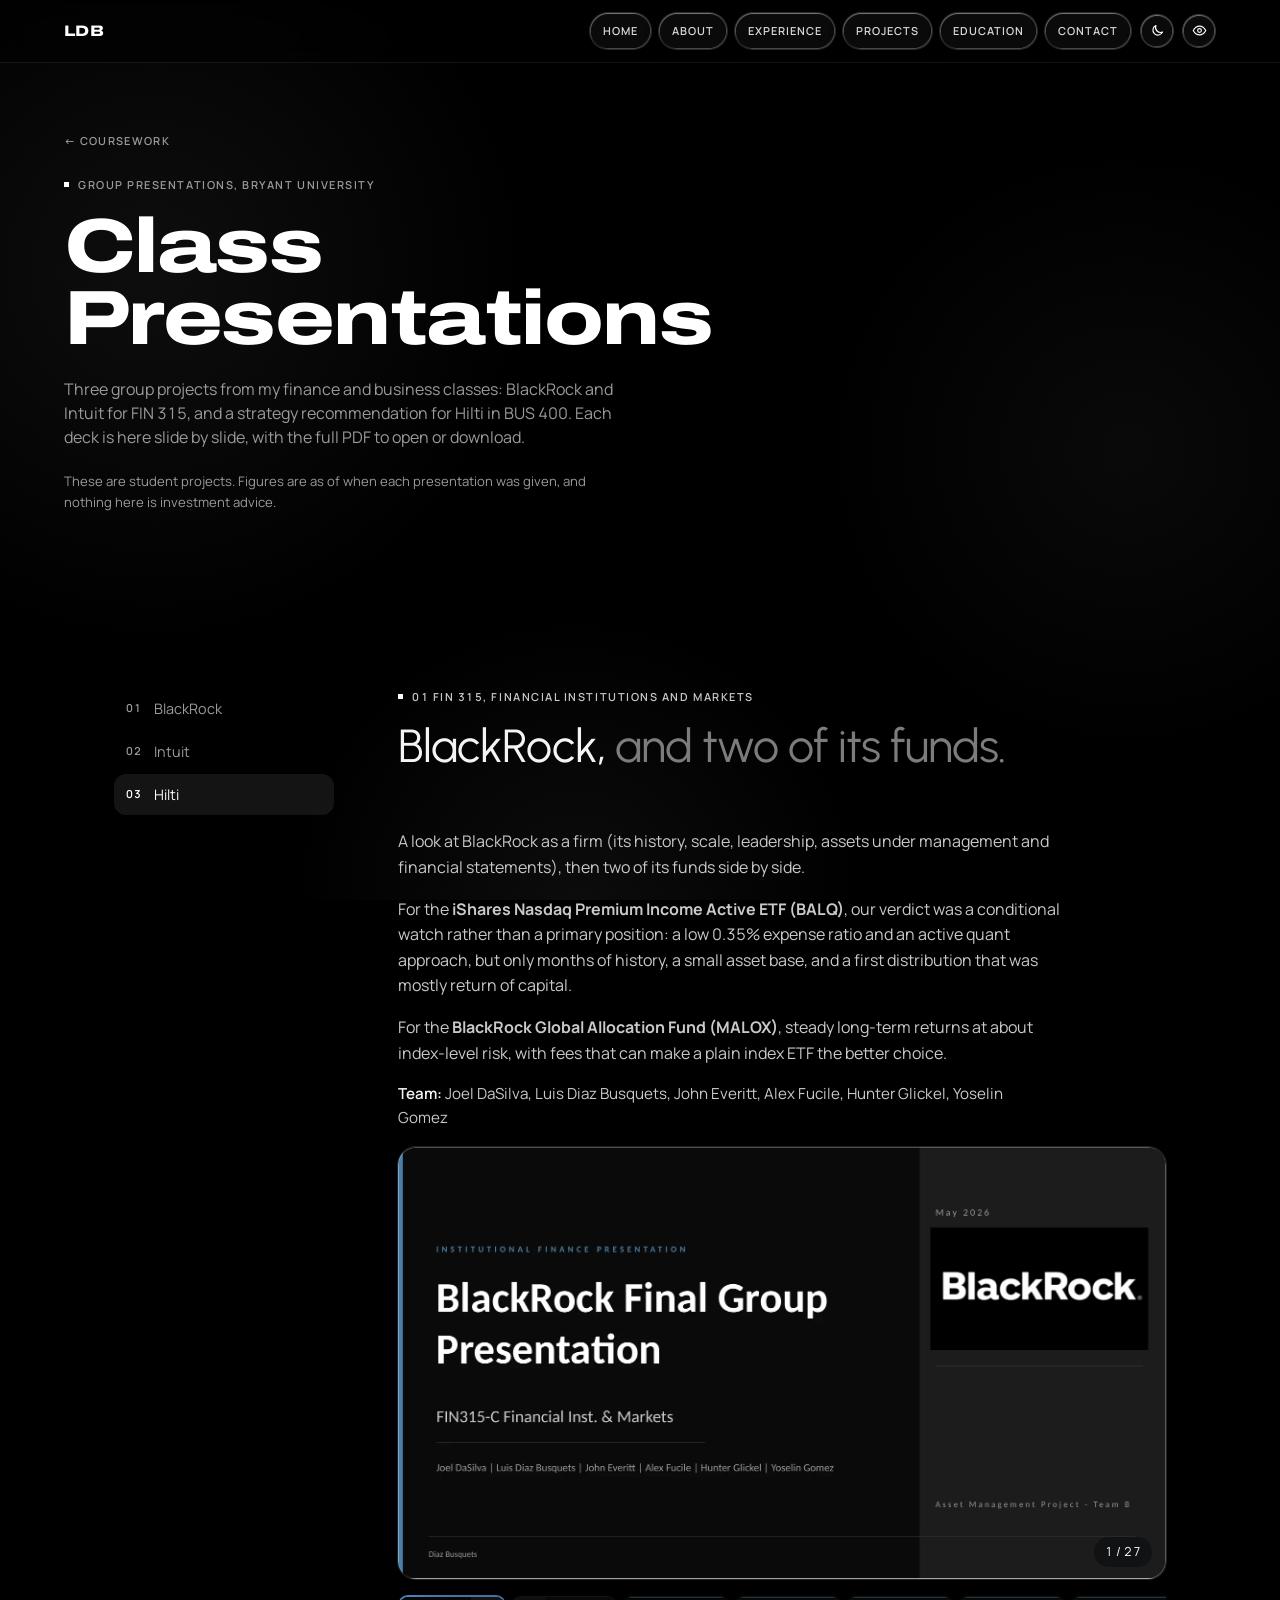
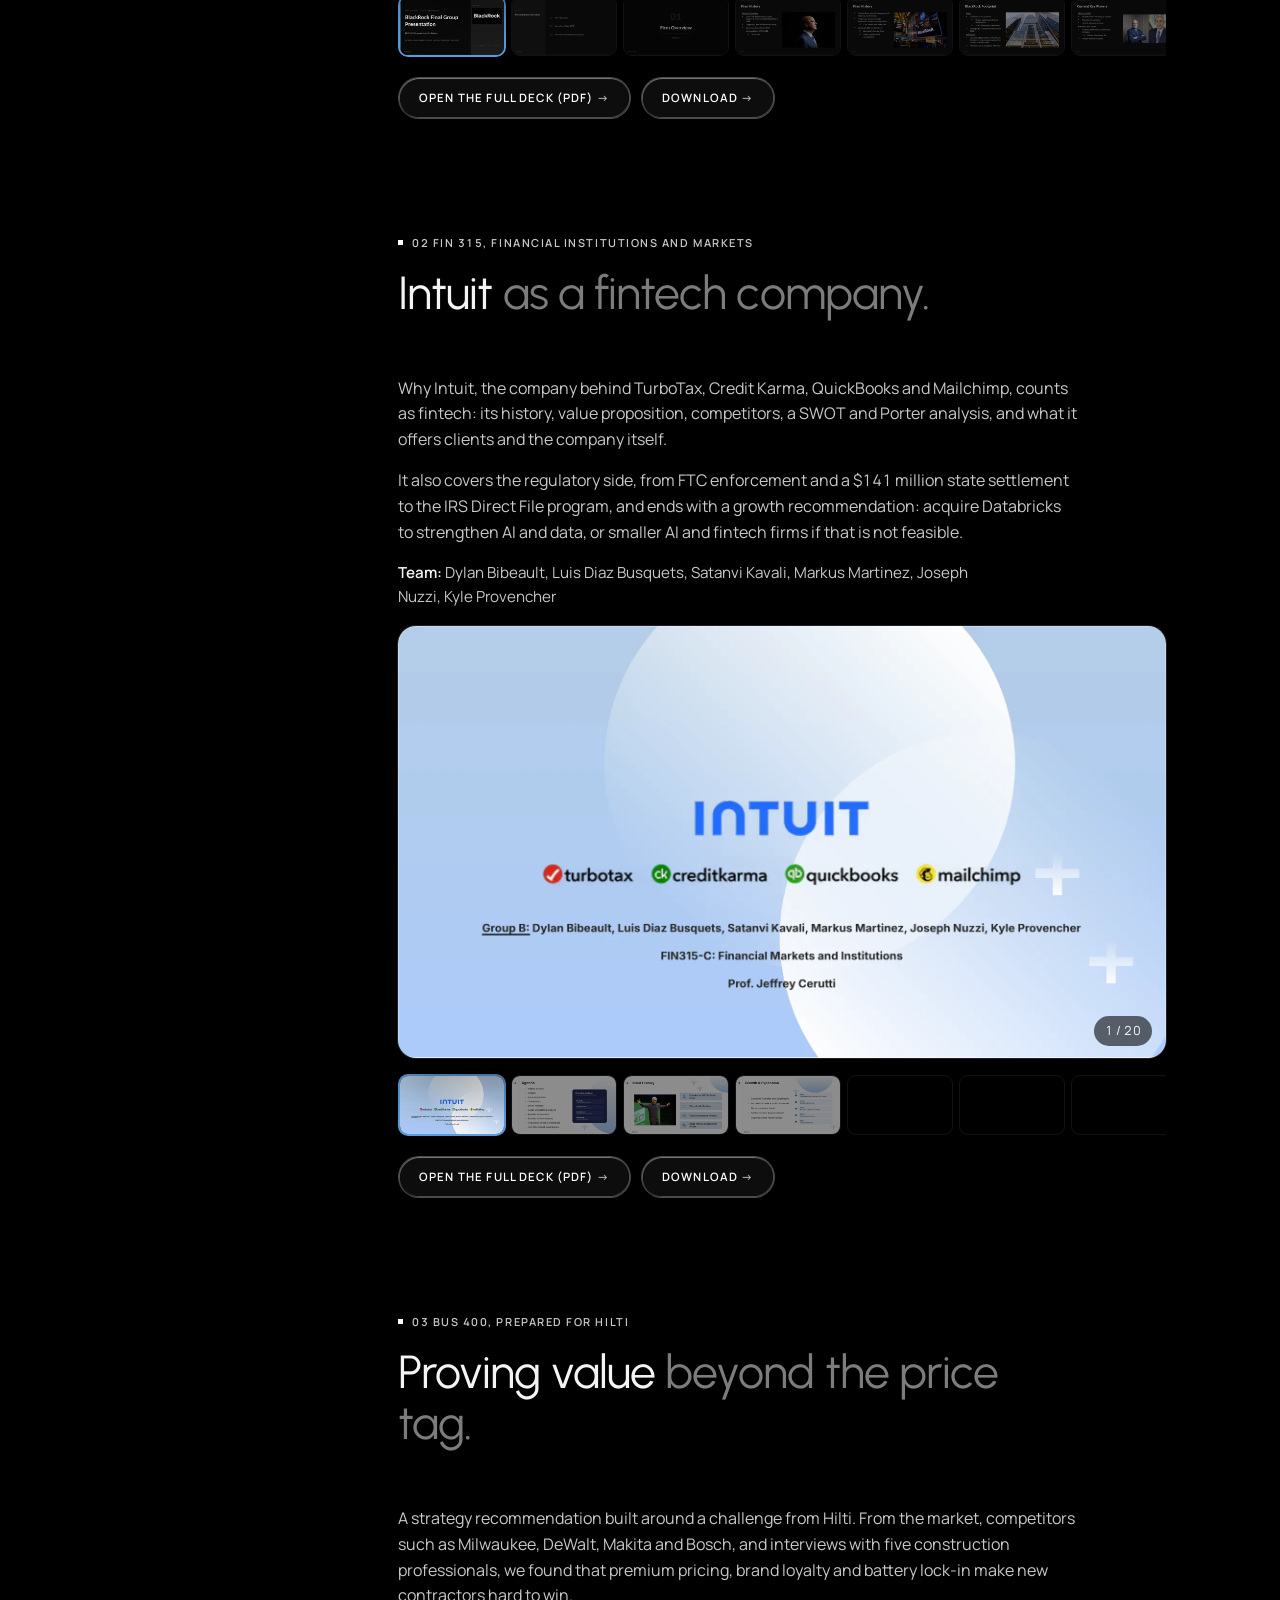
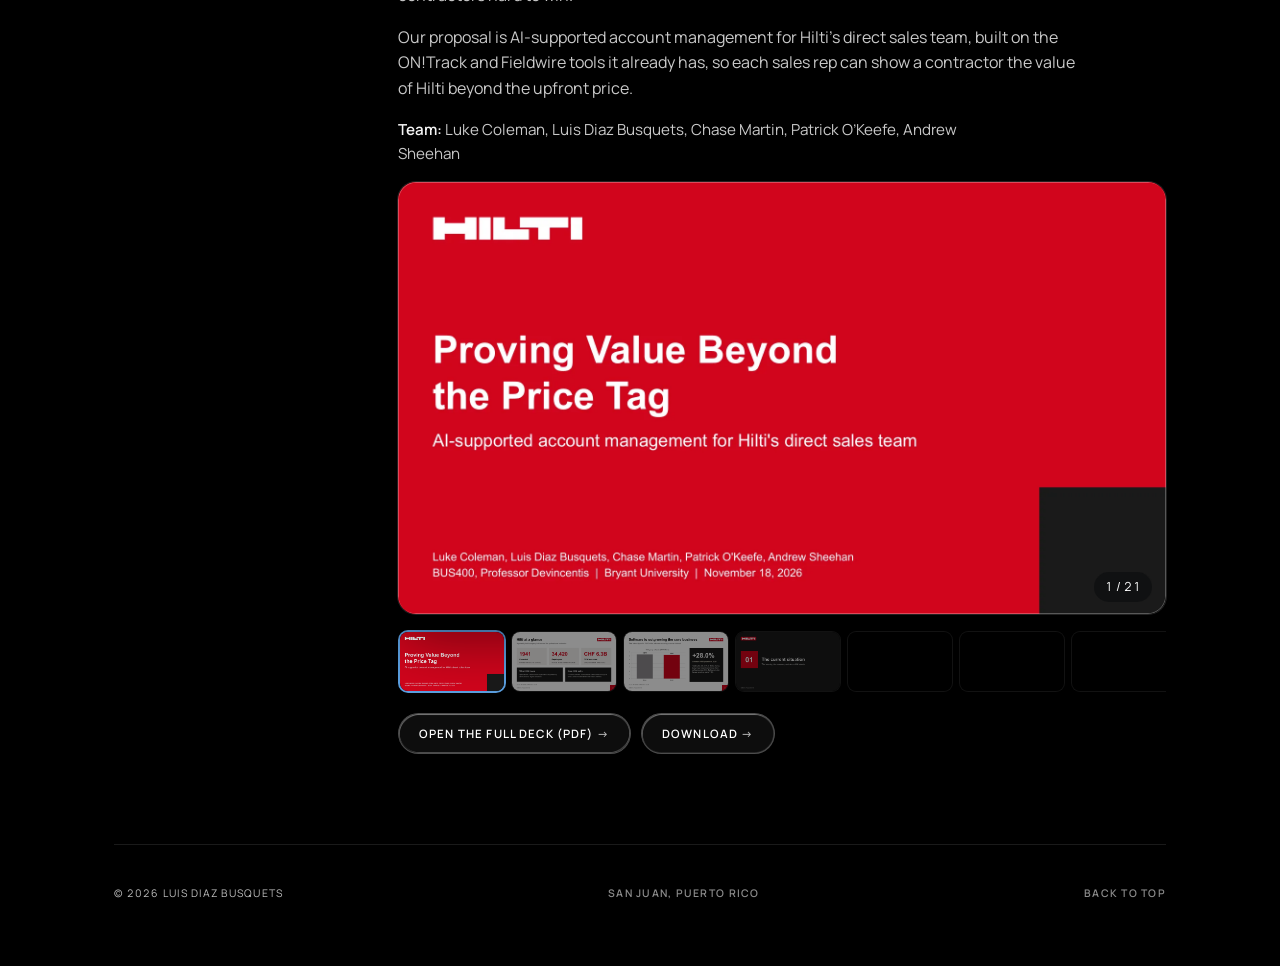
<file: presentations.html>
<!DOCTYPE html>
<html lang="en">
<head>
<meta charset="utf-8">
<meta name="viewport" content="width=device-width, initial-scale=1">
<title>Group Presentations | Luis Diaz Busquets</title>
<meta name="theme-color" content="#000000">
<meta name="color-scheme" content="light dark">
<script>
/* Theme: light from 7am to 7pm on the visitor's device, dark otherwise. A manual choice lasts for the visit. */
(function () {
  var h = new Date().getHours(), auto = h >= 7 && h < 19 ? 'light' : 'dark', pick = null;
  try {                                   /* a manual choice only holds until the next 7am or 7pm switch */
    var raw = (sessionStorage.getItem('theme') || '').split('|');
    if (raw[0] && raw[1] === auto) pick = raw[0]; else sessionStorage.removeItem('theme');
  } catch (e) {}
  document.documentElement.setAttribute('data-theme', pick || auto);
  try { if (localStorage.getItem('cb') === 'on') document.documentElement.setAttribute('data-cb', 'on'); } catch (e) {}   /* colorblind-friendly mode is remembered */
})();
</script>
<meta name="description" content="Group presentations by Luis Diaz Busquets at Bryant University: BlackRock and Intuit for FIN 315, and a strategy recommendation for Hilti in BUS 400.">
<meta property="og:title" content="Group Presentations | Luis Diaz Busquets">
<meta property="og:description" content="BlackRock and Intuit for FIN 315, and a strategy recommendation for Hilti in BUS 400.">
<meta property="og:type" content="website">
<meta property="og:url" content="https://ldiazbusquets.github.io/presentations.html">
<meta property="og:image" content="https://ldiazbusquets.github.io/preview.png">
<meta name="twitter:card" content="summary_large_image">
<link rel="icon" type="image/png" sizes="192x192" href="favicon.png?v=3">
<link rel="shortcut icon" href="favicon.ico?v=3">
<link rel="apple-touch-icon" href="apple-touch-icon.png?v=3">
<link rel="preconnect" href="https://fonts.googleapis.com">
<link rel="preconnect" href="https://fonts.gstatic.com" crossorigin>
<link href="https://fonts.googleapis.com/css2?family=Archivo:wdth,wght@125,800&family=Urbanist:wght@300..600&family=Manrope:wght@400..700&display=swap" rel="stylesheet">
<style>
  :root {
    --navy: #000000;
    --navy-2: #0C0C0C;
    --mist: #000000;
    --white: #FFFFFF;
    --ink: #F4F4F4;
    --ink-soft: #A3A3A3;
    --brass: #5B9FE0;     /* steel blue accent */
    --brass-deep: #5B9FE0;
    --sea: #1F5F85;
    --line: rgba(255,255,255,.13);
    --g: clamp(20px, 5vw, 72px);
    --max: 1180px;
  }
  * { box-sizing: border-box; }
  html { scroll-behavior: smooth; }
  html { -webkit-text-size-adjust: 100%; }
  body {
    margin: 0; overflow-x: clip; background: var(--mist); color: var(--ink);
    font-family: "Archivo", "Helvetica Neue", Arial, sans-serif;
    font-size: 1.0625rem; line-height: 1.6; -webkit-font-smoothing: antialiased;
  }
  #waves { position: fixed; inset: 0; width: 100%; height: 100%; z-index: -1; pointer-events: none; }
  .glow { position: fixed; inset: 0; z-index: -2; overflow: hidden; pointer-events: none; }
  .glow i { position: absolute; border-radius: 50%; filter: blur(90px); will-change: transform; }
  .glow i:nth-child(1) { width: 48vmax; height: 48vmax; left: -12vmax; top: 6vh; background: #E8EEF5; opacity: .075; animation: drift1 36s ease-in-out infinite alternate; }
  .glow i:nth-child(2) { width: 38vmax; height: 38vmax; right: -8vmax; top: 30vh; background: #E8EEF5; opacity: .05; animation: drift2 44s ease-in-out infinite alternate; }
  .glow i:nth-child(3) { width: 34vmax; height: 34vmax; left: 30vw; bottom: -14vmax; background: #E8EEF5; opacity: .065; animation: drift3 52s ease-in-out infinite alternate; }
  @keyframes drift1 { to { transform: translate(26vw, 22vh) scale(1.15); } }
  @keyframes drift2 { to { transform: translate(-30vw, -18vh) scale(.9); } }
  @keyframes drift3 { to { transform: translate(-18vw, -30vh) scale(1.2); } }
  @media (prefers-reduced-motion: reduce) { .glow i { animation: none; } }
  .feature, .panel {
    background: linear-gradient(180deg, rgba(255,255,255,.09), rgba(255,255,255,.035));
    border: 1px solid rgba(255,255,255,.17); border-radius: 24px;
    -webkit-backdrop-filter: blur(24px) saturate(120%); backdrop-filter: blur(24px) saturate(120%);
    box-shadow: inset 0 1px 0 rgba(255,255,255,.16), 0 24px 60px rgba(0,0,0,.35);
  }
   .panel { padding: clamp(24px, 4vw, 52px); }
  a { color: inherit; }
  :focus-visible { outline: 3px solid var(--brass); outline-offset: 3px; border-radius: 2px; }
  .wrap { max-width: var(--max); margin: 0 auto; padding: 0 var(--g); }

  /* ---------- Hero ---------- */
  .hero {
    position: relative; background: var(--navy); color: var(--white);
    min-height: max(100svh, 640px); display: flex; flex-direction: column; overflow: hidden;
  }
  .hero canvas { position: absolute; inset: 0; width: 100%; height: 100%; display: block; }
  .hero > *:not(canvas) { position: relative; z-index: 1; }
  .hero > .nav {
    position: fixed; top: 0; left: 0; right: 0; z-index: 10;
    background: rgba(0,0,0,.55); -webkit-backdrop-filter: blur(16px) saturate(140%); backdrop-filter: blur(16px) saturate(140%);
    border-bottom: 1px solid rgba(255,255,255,.08);
    display: flex; align-items: center; justify-content: space-between; gap: 16px;
    padding: 14px var(--g); font-size: .95rem;
  }
  .nav-links { display: flex; align-items: center; gap: clamp(14px, 2.4vw, 32px); }
  .nav-links a { text-decoration: none; opacity: .82; }
  .nav-links a:hover { opacity: 1; text-decoration: underline; text-underline-offset: 5px; }
  .mark { font-stretch: 125%; font-weight: 800; letter-spacing: .02em; text-decoration: none; }
  .lang { position: relative; display: inline-flex; border: 1px solid rgba(255,255,255,.35); border-radius: 999px; padding: 2px; }
  .lang::before {
    content: ""; position: absolute; top: 2px; bottom: 2px; left: 2px; width: calc(50% - 2px);
    background: var(--white); border-radius: 999px; transition: transform .32s cubic-bezier(.3,.7,.2,1);
  }
  .lang[data-lang="es"]::before { transform: translateX(100%); }
  .lang button {
    position: relative; z-index: 1; flex: 1 1 0; min-width: 40px; font: inherit; font-size: .85rem; font-weight: 600;
    color: var(--white); background: none; border: 0; border-radius: 999px; padding: 4px 12px; cursor: pointer; transition: color .25s;
  }
  .lang button[aria-pressed="true"] { color: #000; }
  [data-es] { transition: opacity .2s ease, filter .2s ease; }
  
  @media (prefers-reduced-motion: reduce) { .lang::before, [data-es] { transition: none; } }
  .menu-btn { display: none; width: 40px; height: 40px; padding: 0; border: 1px solid rgba(255,255,255,.35); border-radius: 50%; background: none; cursor: pointer; position: relative; }
  .menu-btn span { position: absolute; left: 11px; right: 11px; height: 1.5px; background: #fff; transition: transform .25s ease, top .25s ease; }
  .menu-btn span:first-child { top: 15px; } .menu-btn span:last-child { top: 23px; }
  .menu-btn[aria-expanded="true"] span:first-child { top: 19px; transform: rotate(45deg); }
  .menu-btn[aria-expanded="true"] span:last-child { top: 19px; transform: rotate(-45deg); }
  .mobile-menu {
    position: absolute; top: calc(100% + 8px); left: var(--g); right: var(--g); padding: 8px;
    background: rgba(14,14,14,.97); border: 1px solid rgba(255,255,255,.16); border-radius: 20px; box-shadow: 0 24px 60px rgba(0,0,0,.6);
    opacity: 0; transform: translateY(-8px); visibility: hidden; transition: opacity .22s ease, transform .22s ease, visibility 0s .22s;
  }
  .mobile-menu.open { opacity: 1; transform: none; visibility: visible; transition: opacity .22s ease, transform .22s ease; }
  .mobile-menu a { display: block; padding: 14px 16px; border-radius: 12px; text-decoration: none; font-size: 1.1rem; font-weight: 600; }
  .mobile-menu a:active, .mobile-menu a:hover { background: rgba(255,255,255,.08); }
  @media (min-width: 821px) { .mobile-menu { display: none; } }
  .hero-head { padding: calc(64px + clamp(24px, 6vh, 72px)) var(--g) 0; }
  h1 {
    margin: 0; font-stretch: 125%; font-weight: 800; line-height: .92; letter-spacing: -.02em;
    font-size: clamp(2.5rem, 9.4vw, 9rem);
  }
  .lede { max-width: 34ch; margin: clamp(18px, 3vh, 30px) 0 0; font-size: clamp(1.1rem, 1.7vw, 1.4rem); line-height: 1.4; color: #CFCFCF; }

  .btn {
    display: inline-block; font: inherit; font-weight: 600; font-size: .95rem; cursor: pointer; text-decoration: none;
    padding: 11px 20px; border-radius: 999px; border: 1.5px solid var(--brass); color: var(--brass); background: transparent;
  }
  .btn:hover { background: var(--brass); color: var(--navy); }

  /* ---------- Sections ---------- */
  section { scroll-margin-top: 56px; border-top: 1px solid var(--line); }
  #experience { border-top: 0; }
  section { padding: clamp(64px, 10vw, 128px) 0; }
  h2 {
    margin: 0 0 clamp(28px, 4vw, 52px); font-stretch: 125%; font-weight: 800; letter-spacing: -.015em;
    font-size: clamp(1.9rem, 4.6vw, 3.5rem); line-height: 1;
  }
  h3 { margin: 0; font-size: 1.2rem; font-weight: 700; line-height: 1.3; }
  .about { display: grid; grid-template-columns: minmax(0, 380px) minmax(0, 1fr); gap: clamp(28px, 6vw, 88px); align-items: center; }

  .row { display: grid; grid-template-columns: 210px minmax(0, 1fr); gap: 8px 40px; padding: 26px 0; border-top: 1px solid var(--line); }
  .row:last-child { border-bottom: 1px solid var(--line); }
  .when { font-variant-numeric: tabular-nums; color: var(--brass-deep); font-weight: 600; font-size: .95rem; padding-top: 3px; line-height: 1.7; white-space: nowrap; }

  .work { background: transparent; }
  .feature {
    color: var(--white); padding: clamp(26px, 4.5vw, 56px);
    display: grid; grid-template-columns: minmax(0, 1.2fr) minmax(0, 1fr); gap: clamp(24px, 5vw, 64px);
  }
  .feature h3 { font-stretch: 125%; font-weight: 800; font-size: clamp(1.7rem, 3.6vw, 2.75rem); line-height: 1; letter-spacing: -.01em; }
  .feature p { margin: 16px 0 0; color: #CFCFCF; max-width: 46ch; }
  .feature ul { margin: 0; padding: 0; list-style: none; }
  .feature li { padding: 11px 0; border-top: 1px solid rgba(255,255,255,.16); font-size: .98rem; }
  .feature li:last-child { border-bottom: 1px solid rgba(255,255,255,.16); }
  .feature li b { color: var(--brass); font-weight: 700; font-variant-numeric: tabular-nums; }
  .projects { display: grid; grid-template-columns: repeat(2, minmax(0, 1fr)); gap: 16px; margin-top: 16px; }

  .contact { background: transparent; color: var(--white); }
  .contact h2 { font-size: clamp(2.6rem, 8vw, 7rem); margin-bottom: 20px; }
  .contact p { margin: 0; max-width: 46ch; color: #CFCFCF; font-size: 1.15rem; }
  
  footer { background: transparent; color: #8C8C8C; font-size: .9rem; padding: 0 0 clamp(36px, 6vw, 64px); }
  footer .foot { display: flex; flex-wrap: wrap; align-items: center; justify-content: space-between; gap: 14px 40px; padding-top: clamp(28px, 4vw, 40px); border-top: 1px solid rgba(255,255,255,.14); }
  footer .foot span:first-child { color: #CFCFCF; font-weight: 600; }
  footer a { text-decoration: none; }
  footer a:hover { color: #fff; text-decoration: underline; text-underline-offset: 5px; }
  [hidden] { display: none !important; }

  @media (max-width: 820px) {
    .about, .feature, .projects { grid-template-columns: minmax(0, 1fr); }
    .row { grid-template-columns: minmax(0, 1fr); }
    .nav-links a { display: none; }
    .menu-btn { display: block; }
    .nav-links { gap: 10px; }

    .when { white-space: normal; }
    .contact h2 { font-size: clamp(2.4rem, 13vw, 4rem); }
    footer .foot { flex-direction: column; align-items: flex-start; gap: 8px; }
    
  }
  @media (prefers-reduced-motion: reduce) { html { scroll-behavior: auto; } }

  /* =====================================================================
     Cinematic black restyle: light type, mono labels, sharp controls, glass
     ===================================================================== */
  :root { --dim: #6F6F6F; --soft: #9A9A9A; }
  body { font-size: 1rem; }

  .hero::before {
    content: ""; position: absolute; inset: 0; z-index: 0; pointer-events: none;
    background:
      radial-gradient(110% 65% at 72% -5%, rgba(165,178,192,.26), rgba(0,0,0,0) 62%),
      radial-gradient(55% 40% at 12% 18%, rgba(130,140,155,.10), rgba(0,0,0,0) 70%),
      linear-gradient(to bottom, rgba(255,255,255,.03), rgba(0,0,0,0) 45%);
  }
  .hero > .nav { padding: 12px var(--g); background: rgba(0,0,0,.45); }
  .mark { font-family: "Archivo", "Helvetica Neue", Arial, sans-serif; font-stretch: 125%; font-weight: 800; font-size: .95rem; letter-spacing: .02em; }
  .nav-links { gap: 6px; }
  .nav-links a {
    font-family: var(--mono); font-size: 11px; text-transform: uppercase; letter-spacing: .07em; opacity: 1; color: #D8D8D8;
    padding: 8px 11px; border: 1px solid rgba(255,255,255,.13); border-radius: 6px; background: rgba(255,255,255,.04); transition: background .2s, color .2s;
  }
  .nav-links a:hover { text-decoration: none; background: rgba(255,255,255,.13); color: #fff; }
  .lang { border-radius: 7px; border-color: rgba(255,255,255,.2); margin-left: 6px; }
  .lang::before { border-radius: 5px; }
  .lang button { font-family: var(--mono); font-size: 11px; font-weight: 500; letter-spacing: .06em; padding: 6px 10px; border-radius: 5px; }
  .menu-btn { border-radius: 8px; border-color: rgba(255,255,255,.2); }
  .mobile-menu { border-radius: 14px; }
  .mobile-menu a { font-weight: 400; font-size: 1.15rem; letter-spacing: -.02em; border-radius: 8px; }

  h1 { font-stretch: normal; font-weight: 400; line-height: 1; letter-spacing: -.04em; font-size: clamp(2.7rem, 6.6vw, 5.75rem); }
  .lede { max-width: 42ch; font-size: clamp(1rem, 1.25vw, 1.12rem); line-height: 1.5; color: var(--soft); margin-top: clamp(16px, 2.4vh, 24px); }

  .btn {
    font-family: var(--mono); font-size: 11.5px; font-weight: 500; text-transform: uppercase; letter-spacing: .07em; line-height: 1;
    padding: 12px 16px; border-radius: 6px; border: 1px solid rgba(255,255,255,.26); color: #fff; background: rgba(255,255,255,.05);
    transition: background .2s, color .2s, border-color .2s;
  }
  .btn::after { content: " →"; opacity: .7; }
  .btn:hover { background: rgba(255,255,255,.16); color: #fff; }

  section { border-top: 0; padding: clamp(72px, 10vw, 140px) 0; }
  .eyebrow { display: flex; align-items: center; gap: 9px; margin: 0 0 18px; font-family: var(--mono); font-size: 11px; text-transform: uppercase; letter-spacing: .09em; color: var(--soft); }
  .eyebrow::before { content: ""; width: 5px; height: 5px; background: #fff; }
  h2 { font-stretch: normal; font-weight: 400; letter-spacing: -.032em; line-height: 1.12; font-size: clamp(1.75rem, 3.5vw, 2.7rem); max-width: 21ch; margin-bottom: clamp(30px, 4.5vw, 56px); }
  h2 em { font-style: normal; color: var(--dim); }
  h3 { font-weight: 500; font-size: 1.08rem; letter-spacing: -.015em; }

  .row { padding: 28px 0; border-top-color: rgba(255,255,255,.10); }
  .row:last-child { border-bottom-color: rgba(255,255,255,.10); }
  .when { font-family: var(--mono); font-size: 11px; font-weight: 400; text-transform: uppercase; letter-spacing: .07em; color: var(--soft); line-height: 1.9; padding-top: 4px; }

  .feature, .panel {
    background: linear-gradient(180deg, rgba(255,255,255,.075), rgba(255,255,255,.022));
    border: 1px solid rgba(255,255,255,.12); border-radius: 18px;
    -webkit-backdrop-filter: blur(28px) saturate(125%); backdrop-filter: blur(28px) saturate(125%);
    box-shadow: inset 0 1px 0 rgba(255,255,255,.13), 0 30px 70px rgba(0,0,0,.45);
  }
  .feature h3 { font-stretch: normal; font-weight: 400; letter-spacing: -.035em; font-size: clamp(1.6rem, 3vw, 2.3rem); line-height: 1.05; }
  .feature p { color: var(--soft); font-size: .98rem; }
  .feature li { font-size: .95rem; color: #D5D5D5; border-top-color: rgba(255,255,255,.11); }
  .feature li:last-child { border-bottom-color: rgba(255,255,255,.11); }
  .feature li b { font-family: var(--mono); font-weight: 500; font-size: .9em; }
  .projects { gap: 14px; margin-top: 14px; }

   .feature .built { font-family: var(--mono); font-size: 10.5px !important; text-transform: uppercase; letter-spacing: .07em; color: var(--dim) !important; margin-top: 14px; }

  .contact h2 { font-size: clamp(2.5rem, 6.4vw, 4.8rem); letter-spacing: -.045em; line-height: 1; margin-bottom: 18px; max-width: none; }
  .contact p { color: var(--soft); font-size: 1.05rem; }
  
  footer .foot { font-family: var(--mono); font-size: 10.5px; text-transform: uppercase; letter-spacing: .08em; border-top-color: rgba(255,255,255,.10); }
  footer .foot span:first-child { font-weight: 400; color: #BDBDBD; }
  :focus-visible { outline: 2px solid #fff; outline-offset: 3px; }
  @media (max-width: 820px) {
    .nav-links a { display: none; }
    h2 { max-width: none; }
    .when { line-height: 1.7; }
  }

  /* =====================================================================
     Light theme (daytime). Dark is the default set above.
     ===================================================================== */
  body, .hero, .hero > .nav { transition: background-color .5s ease, color .5s ease; }
  .theme-btn { width: 34px; height: 34px; padding: 0; margin-left: 2px; display: grid; place-items: center; cursor: pointer; color: inherit;
    border: 1px solid rgba(255,255,255,.2); border-radius: 7px; background: rgba(255,255,255,.04); transition: background .2s; }
  .theme-btn:hover { background: rgba(255,255,255,.13); }
  .theme-btn svg { width: 15px; height: 15px; display: block; }
  .theme-btn .sun { display: none; }
  html[data-theme="light"] .theme-btn .sun { display: block; }
  html[data-theme="light"] .theme-btn .moon { display: none; }

  html[data-theme="light"] {
    --navy: #F5F5F7; --mist: #F5F5F7; --white: #0A0A0A; --ink: #0A0A0A; --ink-soft: #5F5F64;
    --line: rgba(0,0,0,.12); --dim: #A4A4AA; --soft: #66666B; --brass: #2A6FBF; --brass-deep: #2A6FBF;
  }
  html[data-theme="light"] .glow i { background: #AFC0D4; }
  html[data-theme="light"] .glow i:nth-child(1) { opacity: .42; }
  html[data-theme="light"] .glow i:nth-child(2) { opacity: .30; }
  html[data-theme="light"] .glow i:nth-child(3) { opacity: .38; }
  html[data-theme="light"] .hero::before {
    background: radial-gradient(110% 65% at 72% -5%, rgba(120,140,168,.30), rgba(255,255,255,0) 62%),
                radial-gradient(55% 40% at 12% 18%, rgba(140,155,175,.14), rgba(255,255,255,0) 70%);
  }
  html[data-theme="light"] .hero > .nav { background: rgba(245,245,247,.72); border-bottom-color: rgba(0,0,0,.08); }
  html[data-theme="light"] .nav-links a { color: #2B2B2F; border-color: rgba(0,0,0,.12); background: rgba(0,0,0,.03); }
  html[data-theme="light"] .nav-links a:hover { background: rgba(0,0,0,.09); color: #000; }
  html[data-theme="light"] .lang, html[data-theme="light"] .menu-btn, html[data-theme="light"] .theme-btn { border-color: rgba(0,0,0,.2); }
  html[data-theme="light"] .theme-btn { background: rgba(0,0,0,.03); }
  html[data-theme="light"] .theme-btn:hover { background: rgba(0,0,0,.09); }
  html[data-theme="light"] .lang button[aria-pressed="true"] { color: #fff; }
  html[data-theme="light"] .menu-btn span { background: #000; }
  html[data-theme="light"] .mobile-menu { background: rgba(252,252,253,.98); border-color: rgba(0,0,0,.1); box-shadow: 0 24px 60px rgba(0,0,0,.16); }
  html[data-theme="light"] .mobile-menu a:hover, html[data-theme="light"] .mobile-menu a:active { background: rgba(0,0,0,.06); }

  html[data-theme="light"] .btn { border-color: rgba(0,0,0,.24); color: #000; background: rgba(0,0,0,.03); }
  html[data-theme="light"] .btn:hover { background: rgba(0,0,0,.10); color: #000; }

  html[data-theme="light"] .eyebrow::before { background: #000; }

  html[data-theme="light"] .row, html[data-theme="light"] .row:last-child { border-color: rgba(0,0,0,.10); }
  
  html[data-theme="light"] .feature, html[data-theme="light"] .panel {
    background: linear-gradient(180deg, rgba(255,255,255,.78), rgba(255,255,255,.46));
    border-color: rgba(0,0,0,.08); box-shadow: inset 0 1px 0 #fff, 0 24px 60px rgba(0,0,0,.08);
  }
  
  html[data-theme="light"] .feature li { color: #2A2A2F; }
  html[data-theme="light"] .feature li, html[data-theme="light"] .feature li:last-child { border-color: rgba(0,0,0,.10); }

  html[data-theme="light"] footer { color: #77777C; }
  html[data-theme="light"] footer .foot { border-top-color: rgba(0,0,0,.10); }
  html[data-theme="light"] footer .foot span:first-child { color: #3A3A3F; }
  html[data-theme="light"] footer a:hover { color: #000; }
  html[data-theme="light"] :focus-visible { outline-color: #000; }

  /* =====================================================================
     Light theme, second pass: frosted glass, brushed silver, pale green-yellow
     ===================================================================== */
  html[data-theme="light"] {
    --navy: #EEF1EA; --mist: #EEF1EA; --white: #2B302D; --ink: #2B302D; --ink-soft: #69706B;
    --line: rgba(60,80,62,.14); --dim: #A6ADA4; --soft: #6C736E; --brass: #71883F; --brass-deep: #71883F;
  }
  html[data-theme="light"] body { background: linear-gradient(180deg, #F2F4EE 0%, #E6EBE1 60%, #E9ECDD 100%) fixed; }
  html[data-theme="light"] .hero { background: transparent; }
  html[data-theme="light"] .glow i { filter: blur(80px); }
  html[data-theme="light"] .glow i:nth-child(1) { background: #DCE59A; opacity: .60; }
  html[data-theme="light"] .glow i:nth-child(2) { background: #B4CDB8; opacity: .70; }
  html[data-theme="light"] .glow i:nth-child(3) { background: #ECE8A6; opacity: .58; }
  html[data-theme="light"] .hero::before {
    background: radial-gradient(110% 65% at 74% -8%, rgba(140,170,146,.42), rgba(255,255,255,0) 62%),
                radial-gradient(60% 55% at 10% 92%, rgba(232,236,160,.50), rgba(255,255,255,0) 70%),
                radial-gradient(45% 40% at 92% 80%, rgba(190,212,192,.55), rgba(255,255,255,0) 70%);
  }
  html[data-theme="light"] .hero > .nav { background: rgba(240,243,236,.62); border-bottom-color: rgba(255,255,255,.7); }
  html[data-theme="light"] .nav-links a { color: #3B413D; border-color: rgba(255,255,255,.85); background: rgba(255,255,255,.42); box-shadow: 0 1px 2px rgba(60,80,62,.10); }
  html[data-theme="light"] .nav-links a:hover { background: rgba(255,255,255,.85); color: #1F2422; }

  /* frosted glass with a hint of pale liquid at the base */
  html[data-theme="light"] .feature,
  html[data-theme="light"] .panel {
    background: linear-gradient(180deg, rgba(255,255,255,.66) 0%, rgba(252,253,244,.40) 55%, rgba(240,243,196,.34) 100%);
    border: 1px solid rgba(255,255,255,.92); border-radius: 26px;
    -webkit-backdrop-filter: blur(30px) saturate(150%); backdrop-filter: blur(30px) saturate(150%);
    box-shadow: inset 0 1.5px 0 #fff, inset 0 -22px 36px rgba(226,232,160,.20), 0 1px 0 rgba(120,140,120,.10), 0 26px 60px rgba(72,96,76,.16);
  }

  /* brushed silver controls */
   html[data-theme="light"] .lang::before {
    background: linear-gradient(180deg, #E3E5E6 0%, #C2C5C7 48%, #B0B3B5 52%, #C9CCCE 100%);
    box-shadow: inset 0 1px 0 rgba(255,255,255,.9), 0 2px 6px rgba(60,70,64,.20);
  }

  html[data-theme="light"] .lang button[aria-pressed="true"] { color: #1F2422; }
  html[data-theme="light"] .btn { border-color: rgba(255,255,255,.9); color: #2B302D; background: rgba(255,255,255,.45); box-shadow: 0 1px 3px rgba(60,80,62,.12); }
  html[data-theme="light"] .btn:hover { background: rgba(255,255,255,.9); color: #1F2422; }
  html[data-theme="light"] .lang, html[data-theme="light"] .menu-btn, html[data-theme="light"] .theme-btn { border-color: rgba(255,255,255,.9); background: rgba(255,255,255,.42); box-shadow: 0 1px 2px rgba(60,80,62,.10); }
  html[data-theme="light"] .theme-btn:hover { background: rgba(255,255,255,.9); }
  html[data-theme="light"] .menu-btn span { background: #2B302D; }
  html[data-theme="light"] .mobile-menu { background: rgba(246,248,242,.97); border-color: #fff; box-shadow: 0 24px 60px rgba(72,96,76,.22); }

  html[data-theme="light"] .eyebrow::before { background: linear-gradient(180deg, #B9BCBE, #8C9092); }

  html[data-theme="light"] .row, html[data-theme="light"] .row:last-child { border-color: rgba(60,80,62,.14); }
   html[data-theme="light"] .feature li { color: #434A45; }
  html[data-theme="light"] .feature li, html[data-theme="light"] .feature li:last-child { border-color: rgba(60,80,62,.13); }

  html[data-theme="light"] footer { color: #7C837D; }
  html[data-theme="light"] footer .foot { border-top-color: rgba(60,80,62,.14); }
  html[data-theme="light"] footer .foot span:first-child { color: #434A45; }
  html[data-theme="light"] footer a:hover { color: #1F2422; }
  html[data-theme="light"] :focus-visible { outline-color: #2B302D; }

  /* project illustrations: dark shapes in pale mist */

  /* =====================================================================
     Light theme, final: even sage mist, white frosted bubbles, brushed silver
     ===================================================================== */
  html[data-theme="light"] {
    --navy: #D3E4D4; --mist: #D3E4D4; --white: #1B211D; --ink: #1B211D; --ink-soft: #55615A;
    --line: rgba(30,60,40,.15); --dim: #8FA596; --soft: #56635B; --brass: #2F5E45; --brass-deep: #2F5E45;
  }
  html[data-theme="light"] body { background: radial-gradient(130% 100% at 50% 28%, #E4F0E3 0%, #D2E4D3 48%, #BBD3C0 100%) fixed; }
  html[data-theme="light"] .glow { display: none; }
  html[data-theme="light"] .hero::before { background: radial-gradient(75% 65% at 50% 30%, rgba(255,255,255,.34), rgba(255,255,255,0) 72%); }
  html[data-theme="light"] .hero > .nav { background: rgba(214,230,216,.58); border-bottom-color: rgba(255,255,255,.6); }
  html[data-theme="light"] .feature,
  html[data-theme="light"] .panel {
    background: linear-gradient(180deg, rgba(255,255,255,.62) 0%, rgba(255,255,255,.30) 100%);
    border: 1px solid rgba(255,255,255,.95);
    box-shadow: inset 0 1.5px 0 #fff, inset 0 -16px 30px rgba(255,255,255,.30), 0 1px 0 rgba(40,80,55,.10), 0 28px 60px rgba(34,66,46,.20);
  }

   html[data-theme="light"] .feature li { color: #36413A; }
  
  html[data-theme="light"] footer { color: #4A5751; }
  html[data-theme="light"] .mobile-menu { background: rgba(228,240,228,.97); }

  /* =====================================================================
     Type and glass refinement (both themes)
     ===================================================================== */
  :root { --mono: "Manrope", "Helvetica Neue", Arial, sans-serif; --display: "Urbanist", "Manrope", "Helvetica Neue", Arial, sans-serif; }
  body { font-family: "Manrope", "Helvetica Neue", Arial, sans-serif; letter-spacing: 0; font-feature-settings: "tnum" 1; }
  h1, h2, .feature h3, .contact h2, .mobile-menu a { font-family: var(--display); }
  h1 { font-weight: 300; letter-spacing: -.025em; font-size: clamp(2.9rem, 7vw, 6.2rem); line-height: .98; }
  h2 { font-weight: 400; letter-spacing: -.02em; font-size: clamp(1.9rem, 3.7vw, 2.9rem); }
  .contact h2 { font-weight: 300; letter-spacing: -.03em; }
  .feature h3 { font-weight: 400; letter-spacing: -.02em; font-size: clamp(1.7rem, 3.1vw, 2.4rem); }

  h3 { font-weight: 600; letter-spacing: -.01em; }
  .nav-links a, .lang button, .btn, .eyebrow, .when, footer .foot, .built { font-weight: 600; }
  .nav-links a { font-size: 11px; letter-spacing: .09em; padding: 9px 13px; border-radius: 999px; }
  .lang, .lang::before, .lang button { border-radius: 999px; }
  .lang button { font-size: 11px; letter-spacing: .08em; padding: 6px 11px; }
  .theme-btn, .menu-btn { border-radius: 50%; }
  .btn { font-size: 11.5px; letter-spacing: .1em; padding: 14px 20px; border-radius: 999px; }
  .eyebrow { font-size: 11px; letter-spacing: .14em; }
  .when { font-size: 11px; letter-spacing: .1em; }
  
   .feature .built { font-size: 10.5px !important; letter-spacing: .1em; font-weight: 600; }

  .feature li b { font-family: inherit; font-weight: 700; font-size: 1em; }
  footer .foot { font-size: 10.5px; letter-spacing: .12em; }

  /* frosted, translucent glass: thin bright rim, light caught on the top edge, soft depth below */
  .feature, .panel {
    background: linear-gradient(135deg, rgba(255,255,255,.11) 0%, rgba(255,255,255,.035) 100%);
    border: 1px solid rgba(255,255,255,.17); border-radius: 26px;
    -webkit-backdrop-filter: blur(22px) saturate(160%); backdrop-filter: blur(22px) saturate(160%);
    box-shadow: inset 0 1px 1px rgba(255,255,255,.30), inset 0 0 22px rgba(255,255,255,.035), inset 0 -14px 26px rgba(255,255,255,.025),
                0 26px 60px rgba(0,0,0,.50), 0 2px 6px rgba(0,0,0,.30);
  }
  
  .nav-links a, .btn:not(.solid), .lang, .theme-btn, .menu-btn {
    -webkit-backdrop-filter: blur(14px) saturate(160%); backdrop-filter: blur(14px) saturate(160%);
    box-shadow: inset 0 1px 1px rgba(255,255,255,.22), 0 4px 14px rgba(0,0,0,.25);
  }

  html[data-theme="light"] .hero { background: radial-gradient(130% 100% at 50% 28%, #E4F0E3 0%, #D2E4D3 48%, #BBD3C0 100%) fixed; }
  html[data-theme="light"] { --brass: #008F11; --brass-deep: #008F11; }
  html[data-theme="light"] .feature,
  html[data-theme="light"] .panel {
    background: linear-gradient(135deg, rgba(255,255,255,.40) 0%, rgba(255,255,255,.14) 100%);
    border: 1px solid rgba(255,255,255,.80);
    -webkit-backdrop-filter: blur(22px) saturate(170%); backdrop-filter: blur(22px) saturate(170%);
    box-shadow: inset 0 1px 1px #fff, inset 0 0 24px rgba(255,255,255,.22), inset 0 -14px 28px rgba(255,255,255,.16),
                0 22px 48px rgba(26,58,40,.22), 0 2px 6px rgba(26,58,40,.12);
  }
  
  html[data-theme="light"] .nav-links a, html[data-theme="light"] .btn:not(.solid), html[data-theme="light"] .lang,
  html[data-theme="light"] .theme-btn, html[data-theme="light"] .menu-btn {
    background: linear-gradient(135deg, rgba(255,255,255,.50), rgba(255,255,255,.20)); border-color: rgba(255,255,255,.85);
    box-shadow: inset 0 1px 1px #fff, 0 4px 14px rgba(26,58,40,.16);
  }
  html[data-theme="light"] .nav-links a:hover, html[data-theme="light"] .btn:not(.solid):hover, html[data-theme="light"] .theme-btn:hover { background: rgba(255,255,255,.85); }
  
  html[data-theme="light"] .feature li b { color: #008F11; }

  /* animated project illustrations */
  
  @keyframes barGrow { 0% { transform: scaleY(0); opacity: 1; } 26% { transform: scaleY(1); } 90% { transform: scaleY(1); opacity: 1; } 100% { transform: scaleY(1); opacity: 0; } }
  
  @keyframes trendDraw { 0%, 22% { stroke-dashoffset: 100; opacity: 1; } 55%, 90% { stroke-dashoffset: 0; opacity: 1; } 100% { stroke-dashoffset: 0; opacity: 0; } }

  /* softer brushed silver */
   html[data-theme="light"] .lang::before {
    background: linear-gradient(180deg, #F6F7F7 0%, #E6E8E9 49%, #DDE0E1 52%, #EAECED 100%);
    box-shadow: inset 0 1px 0 #fff, 0 3px 10px rgba(26,58,40,.14);
  }

  /* name set in the same bold, wide lettering as the LDB mark */
  h1 { font-family: "Archivo", "Helvetica Neue", Arial, sans-serif; font-stretch: 125%; font-weight: 800; letter-spacing: -.02em; line-height: .94; font-size: clamp(2.5rem, 7.8vw, 6.75rem); }

  /* ---- audit fixes ---- */
  html[data-theme="light"] body { background: #D2E4D3; }
  html[data-theme="light"] body::before { content: ""; position: fixed; inset: 0; z-index: -3; pointer-events: none;
    background: radial-gradient(130% 100% at 50% 28%, #E4F0E3 0%, #D2E4D3 48%, #BBD3C0 100%); }
  html[data-theme="light"] .hero { background: transparent; }
  /* readable secondary text in both themes */
  :root { --dim: #7C7C7C; }
   .feature .built { color: #8A8A8A !important; }
  html[data-theme="light"] { --dim: #6B8274; }
   html[data-theme="light"] .feature .built { color: #557062 !important; }


  /* ---------- research page ---------- */
  #waves { opacity: .8; }
  .hero.page { min-height: 0; padding-bottom: clamp(36px, 6vw, 72px); }
  .hero.page .hero-head { padding-top: calc(64px + clamp(28px, 7vh, 80px)); max-width: calc(var(--max) + 2 * var(--g)); margin: 0 auto; width: 100%; }
  .hero.page h1 { font-size: clamp(2.2rem, 6vw, 5rem); }
  .hero.page .lede { max-width: 56ch; }
  .back { display: inline-flex; align-items: center; gap: 8px; margin-bottom: 26px; font-size: 11px; font-weight: 600; text-transform: uppercase; letter-spacing: .12em; color: var(--soft); text-decoration: none; }
  .back:hover { color: var(--white); }
  .verdict { display: grid; grid-template-columns: repeat(4, minmax(0, 1fr)); gap: 0; margin-top: clamp(28px, 4vw, 44px); padding: 6px; }
  .verdict > div { padding: clamp(16px, 2.2vw, 26px); border-left: 1px solid var(--line); }
  .verdict > div:first-child { border-left: 0; }
  .verdict b { display: block; font-family: var(--display); font-weight: 400; font-size: clamp(1.5rem, 2.8vw, 2.3rem); letter-spacing: -.02em; line-height: 1.1; }
  .verdict span { display: block; margin-top: 8px; font-size: 11px; font-weight: 600; text-transform: uppercase; letter-spacing: .11em; color: var(--soft); }
  .verdict .call b { color: var(--brass); }
  .range { margin-top: 14px; padding: clamp(20px, 3vw, 34px); }
  .range h3 { font-size: 11px; font-weight: 600; text-transform: uppercase; letter-spacing: .12em; color: var(--soft); margin-bottom: 18px; }
  .range svg { display: block; width: 100%; height: auto; overflow: visible; }
  .range text { font-family: "Manrope", Arial, sans-serif; font-size: 12px; fill: var(--soft); }
  .range .lab { fill: var(--ink); font-weight: 600; }
  .range .bar { fill: var(--ink); opacity: .22; } .range .axis { stroke: var(--line); }
  .range .pt { fill: var(--ink); } .range .acc { fill: var(--brass); } .range .accl { stroke: var(--brass); }
  .layout { display: grid; grid-template-columns: 220px minmax(0, 1fr); gap: clamp(28px, 5vw, 80px); align-items: start; padding-top: clamp(48px, 7vw, 96px); padding-bottom: clamp(48px, 7vw, 96px); }
  .toc { position: sticky; top: 84px; display: grid; gap: 2px; }
  .toc a { display: flex; gap: 12px; padding: 9px 12px; border-radius: 12px; font-size: .9rem; color: var(--soft); text-decoration: none; transition: background .2s, color .2s; }
  .toc a i { font-style: normal; font-size: 11px; font-weight: 600; letter-spacing: .08em; opacity: 1; padding-top: 2px; }
  .toc a:hover { color: var(--white); }
  .toc a.on { color: var(--white); background: rgba(255,255,255,.08); }
  html[data-theme="light"] .toc a.on { background: rgba(255,255,255,.6); box-shadow: inset 0 1px 1px #fff, 0 4px 14px rgba(26,58,40,.12); }
  .chapter { padding: 0 0 clamp(64px, 9vw, 120px); scroll-margin-top: 84px; }
  .chapter:last-child { padding-bottom: 0; }
  .chapter h2 { max-width: 24ch; }
  .chapter h3 { margin: 34px 0 10px; font-size: 1.12rem; }
  .chapter p, .chapter li { max-width: 68ch; color: #C9C9C9; }
  html[data-theme="light"] .chapter p, html[data-theme="light"] .chapter li { color: #36413A; }
  .chapter p { margin: 0 0 16px; }
  .chapter ul { margin: 0 0 16px; padding-left: 20px; } .chapter li { margin-bottom: 8px; } .chapter li b { color: var(--white); font-weight: 600; }
  blockquote { margin: 26px 0; padding: 4px 0 4px 22px; border-left: 2px solid var(--brass); font-family: var(--display); font-size: clamp(1.2rem, 2vw, 1.5rem); line-height: 1.4; max-width: 34ch; }
  blockquote cite { display: block; margin-top: 10px; font-family: "Manrope", Arial, sans-serif; font-style: normal; font-size: 11px; font-weight: 600; text-transform: uppercase; letter-spacing: .12em; color: var(--soft); }
  .figs { display: grid; grid-template-columns: repeat(3, minmax(0, 1fr)); gap: 10px; margin: 0 0 28px; }
  .figs > div { padding: 18px 20px; border-radius: 18px; border: 1px solid rgba(255,255,255,.14); background: linear-gradient(135deg, rgba(255,255,255,.09), rgba(255,255,255,.03));
    -webkit-backdrop-filter: blur(18px) saturate(160%); backdrop-filter: blur(18px) saturate(160%); box-shadow: inset 0 1px 1px rgba(255,255,255,.25), 0 12px 30px rgba(0,0,0,.35); }
  html[data-theme="light"] .figs > div { border-color: rgba(255,255,255,.8); background: linear-gradient(135deg, rgba(255,255,255,.42), rgba(255,255,255,.16)); box-shadow: inset 0 1px 1px #fff, 0 12px 28px rgba(26,58,40,.16); }
  .figs b { display: block; font-family: var(--display); font-weight: 400; font-size: 1.7rem; letter-spacing: -.02em; line-height: 1.1; color: var(--white); }
  .figs span { display: block; margin-top: 6px; font-size: .82rem; line-height: 1.35; color: var(--soft); }
  .tablewrap { overflow-x: auto; margin: 8px 0 24px; border-radius: 18px; border: 1px solid var(--line); }
  table { width: 100%; min-width: 560px; border-collapse: collapse; font-size: .92rem; }
  th { text-align: left; font-size: 11px; font-weight: 600; text-transform: uppercase; letter-spacing: .11em; color: var(--soft); padding: 14px 16px; background: rgba(255,255,255,.04); }
  html[data-theme="light"] th { background: rgba(255,255,255,.4); }
  td { padding: 13px 16px; border-top: 1px solid var(--line); vertical-align: top; color: #C9C9C9; }
  html[data-theme="light"] td { color: #36413A; }
  td:first-child { color: var(--white); font-weight: 600; white-space: nowrap; }
  .takeaway { padding: 18px 22px; border-radius: 18px; border: 1px solid var(--line); background: rgba(255,255,255,.04); }
  html[data-theme="light"] .takeaway { background: rgba(255,255,255,.4); border-color: rgba(255,255,255,.8); }
  .takeaway b { color: var(--white); }
  .sources { display: flex; flex-wrap: wrap; gap: 8px; margin-top: 26px; }
  .note { font-size: .82rem; color: var(--soft); max-width: 68ch; margin-top: 18px; }
  @media (max-width: 900px) {
    .layout { grid-template-columns: minmax(0, 1fr); }
    .toc { position: static; display: flex; gap: 6px; overflow-x: auto; padding-bottom: 6px; margin: 0 calc(-1 * var(--g)); padding-left: var(--g); padding-right: var(--g); }
    .toc a { white-space: nowrap; border: 1px solid var(--line); border-radius: 999px; }
    .verdict { grid-template-columns: repeat(2, minmax(0, 1fr)); }
    .verdict > div:nth-child(3) { border-left: 0; } .verdict > div:nth-child(n/**/+3) { border-top: 1px solid var(--line); }
    .figs { grid-template-columns: repeat(2, minmax(0, 1fr)); }
  }

  /* nav: Home link, and collapse to the menu button earlier now that there are more links */
  @media (max-width: 1100px) { .nav-links a { display: none; } .menu-btn { display: block; } }
  @media (min-width: 821px) and (max-width: 1100px) { .mobile-menu { display: block; left: auto; width: 320px; } }

  /* contour background: one drawing, moved smoothly by the browser */
  #waves { opacity: .9; will-change: transform; animation: contourDrift 70s ease-in-out infinite alternate; }
  @keyframes contourDrift { from { transform: translate3d(-50px, -40px, 0) scale(1.02); } to { transform: translate3d(50px, 40px, 0) scale(1.06); } }
  @media (prefers-reduced-motion: reduce) { #waves { animation: none; } }
  .hero.page { background: transparent; }

  /* project pages: fast scrolling. The background is still, and panels are tinted glass without live blur. */
  #waves { animation: none; transform: none; will-change: auto; }
  .hero.page::before { display: none; }
  .feature, .panel, .figs > div, .btn:not(.solid), .theme-btn, .menu-btn, .nav-links a, .toc a.on {
    -webkit-backdrop-filter: none !important; backdrop-filter: none !important;
  }
  .panel, .figs > div { background: linear-gradient(135deg, rgba(34,34,34,.86), rgba(16,16,16,.86)); }
  html[data-theme="light"] .panel, html[data-theme="light"] .figs > div { background: linear-gradient(135deg, rgba(255,255,255,.66), rgba(255,255,255,.40)); }

  /* breathing room between a panel and the note beneath it */
  .chapter .note { margin-top: 26px; }
  .hero.page .note { margin-top: 22px; }

  /* dark mode glow as a plain gradient: same soft light, without three large blurred layers to redraw */
  .glow i { display: none; }
  .glow { background:
    radial-gradient(42vmax 42vmax at 12% 30%, rgba(232,238,245,.06), rgba(232,238,245,0) 70%),
    radial-gradient(34vmax 34vmax at 88% 50%, rgba(232,238,245,.04), rgba(232,238,245,0) 70%),
    radial-gradient(32vmax 32vmax at 45% 100%, rgba(232,238,245,.05), rgba(232,238,245,0) 70%); }

  /* colorblind-friendly mode (the eye button): blue and orange stand in for green and red */
  html:root .theme-btn.cb-btn[aria-pressed="true"] { background: var(--white); color: var(--navy); border-color: var(--white); }
  html[data-cb="on"][data-theme="light"] { --brass: #0072B2; --brass-deep: #0072B2; }
  
  html[data-cb="on"][data-theme="light"] .feature li b { color: #0072B2; }

  /* colorblind-friendly mode also raises contrast: no green tint, darker text, and visible edges on every panel and control */
  html[data-cb="on"][data-theme="light"] { --ink: #000; --white: #000; --ink-soft: #333; --soft: #333; --dim: #595959; --line: rgba(0,0,0,.32); --navy: #F3F4F6; --mist: #F3F4F6; }
  html[data-cb="on"][data-theme="light"] body, html[data-cb="on"][data-theme="light"] body::before { background: #F3F4F6; }
  html[data-cb="on"][data-theme="light"] .hero { background: transparent; }
  html[data-cb="on"][data-theme="light"] .hero > .nav { background: rgba(243,244,246,.9); border-bottom-color: rgba(0,0,0,.3); }
  html[data-cb="on"][data-theme="light"] .feature,
  html[data-cb="on"][data-theme="light"] .panel, html[data-cb="on"][data-theme="light"] .figs > div, html[data-cb="on"][data-theme="light"] .cell, html[data-cb="on"][data-theme="light"] .takeaway {
    background: #fff; border-color: rgba(0,0,0,.42);
  }
  html[data-cb="on"][data-theme="light"] .nav-links a, html[data-cb="on"][data-theme="light"] .btn:not(.solid), html[data-cb="on"][data-theme="light"] .lang,
  html[data-cb="on"][data-theme="light"] .theme-btn, html[data-cb="on"][data-theme="light"] .menu-btn {
    background: #fff; border-color: rgba(0,0,0,.5); color: #000;
  }
  html[data-cb="on"][data-theme="light"] .chapter p, html[data-cb="on"][data-theme="light"] .chapter li, html[data-cb="on"][data-theme="light"] td, html[data-cb="on"][data-theme="light"] .feature li { color: #1A1A1A; }
  html[data-cb="on"][data-theme="dark"] { --ink-soft: #CFCFCF; --soft: #CFCFCF; --dim: #A6A6A6; --line: rgba(255,255,255,.36); }
  html[data-cb="on"][data-theme="dark"] .feature,
  html[data-cb="on"][data-theme="dark"] .panel, html[data-cb="on"][data-theme="dark"] .figs > div,
  html[data-cb="on"][data-theme="dark"] .nav-links a, html[data-cb="on"][data-theme="dark"] .btn:not(.solid), html[data-cb="on"][data-theme="dark"] .theme-btn { border-color: rgba(255,255,255,.5); }

   html[data-cb="on"][data-theme="light"] .feature .built,
  html[data-cb="on"][data-theme="light"] .coursework .built, html[data-cb="on"][data-theme="light"] footer, html[data-cb="on"][data-theme="light"] .note { color: #3A3A3A !important; }

  /* make colorblind mode obvious: a yellow bar across the top, a yellow eye button, and a pale yellow page in the light theme */
  html[data-cb="on"][data-theme="light"] { --navy: #FFF7D6; --mist: #FFF7D6; }
  html[data-cb="on"][data-theme="light"] body, html[data-cb="on"][data-theme="light"] body::before { background: #FFF7D6; }
  html[data-cb="on"][data-theme="light"] .hero > .nav { background: rgba(255,247,214,.94); }
  .cb-toast { position: fixed; left: 50%; bottom: 28px; transform: translate(-50%, 12px); z-index: 70; padding: 12px 20px; border-radius: 999px; background: #FFD400; color: #000; border: 1.5px solid #000;
    font-size: .9rem; font-weight: 700; opacity: 0; pointer-events: none; transition: opacity .25s, transform .25s; white-space: nowrap; max-width: calc(100vw - 32px); overflow: hidden; text-overflow: ellipsis; }
  .cb-toast.show { opacity: 1; transform: translate(-50%, 0); }

  /* colorblind mode, light theme: the same frosted-glass look as the green theme, in white and yellow */
  html[data-cb="on"][data-theme="light"] { --navy: #FFF3C2; --mist: #FFF3C2; --line: rgba(90,65,0,.34); }
  html[data-cb="on"][data-theme="light"] body { background: #FFF3C2; }
  html[data-cb="on"][data-theme="light"] body::before { background: radial-gradient(130% 100% at 50% 28%, #FFFCEB 0%, #FFF3C2 48%, #FFE9A0 100%); }
  html[data-cb="on"][data-theme="light"] .hero > .nav { background: rgba(255,246,208,.82); border-bottom-color: rgba(110,80,0,.3); }
  html[data-cb="on"][data-theme="light"] .feature,
  html[data-cb="on"][data-theme="light"] .panel, html[data-cb="on"][data-theme="light"] .figs > div, html[data-cb="on"][data-theme="light"] .cell, html[data-cb="on"][data-theme="light"] .takeaway {
    background: linear-gradient(135deg, rgba(255,255,255,.84) 0%, rgba(255,255,255,.58) 100%); border: 1px solid rgba(255,255,255,.95);
    box-shadow: inset 0 1px 1px #fff, 0 0 0 1px rgba(110,80,0,.40), 0 22px 48px rgba(120,90,0,.20);      /* white rim, plus a darker outline so the panel edge is never white on pale */
  }
  html[data-cb="on"][data-theme="light"] .nav-links a, html[data-cb="on"][data-theme="light"] .btn:not(.solid), html[data-cb="on"][data-theme="light"] .lang,
  html[data-cb="on"][data-theme="light"] .theme-btn, html[data-cb="on"][data-theme="light"] .menu-btn {
    background: linear-gradient(135deg, rgba(255,255,255,.92), rgba(255,255,255,.62)); border-color: rgba(110,80,0,.5); color: #000; box-shadow: inset 0 1px 1px #fff, 0 4px 14px rgba(120,90,0,.16);
  }
  /* the eye button when on: a flat yellow disc, with no highlight or shadow to push the fill off centre */
  .theme-btn svg { margin: 0; }

  /* colorblind mode keeps the site's glass look. The eye button fills in (black on light, white on dark) to show it is on. */
  html[data-cb="on"]:root .theme-btn.cb-btn[aria-pressed="true"] { background: #000; color: #fff; border-color: #000; box-shadow: none; }
  html[data-cb="on"][data-theme="dark"]:root .theme-btn.cb-btn[aria-pressed="true"] { background: #fff; color: #000; border-color: #fff; }
   html[data-cb="on"][data-theme="light"] .lang::before { box-shadow: inset 0 1px 0 #fff, 0 0 0 1px rgba(110,80,0,.45), 0 3px 10px rgba(120,90,0,.16); }
  .cb-toast { background: #000; color: #fff; border-color: rgba(255,255,255,.5); }

  /* the note shown when colorblind mode is switched: brushed silver in the light theme, dark glass in the dark theme */
  .cb-toast { font-size: 11.5px; font-weight: 600; text-transform: uppercase; letter-spacing: .1em; padding: 14px 22px; border-width: 1px; }
  html[data-theme="light"] .cb-toast { color: #1F2422; border-color: rgba(255,255,255,.85);
    background: linear-gradient(180deg, #F6F7F7 0%, #E6E8E9 49%, #DDE0E1 52%, #EAECED 100%); box-shadow: inset 0 1px 0 #fff, 0 0 0 1px rgba(0,0,0,.18), 0 10px 26px rgba(0,0,0,.18); }
  html[data-theme="dark"] .cb-toast { color: #fff; border-color: rgba(255,255,255,.26);
    background: linear-gradient(135deg, rgba(60,60,60,.62), rgba(24,24,24,.62)); -webkit-backdrop-filter: blur(16px) saturate(160%); backdrop-filter: blur(16px) saturate(160%);
    box-shadow: inset 0 1px 1px rgba(255,255,255,.22), 0 10px 30px rgba(0,0,0,.5); }

  /* colorblind mode, light theme: the early light-theme palette, a pale green with a yellow hue, as one smooth wash */
  html[data-cb="on"][data-theme="light"] { --navy: #E9EDCB; --mist: #E9EDCB; --line: rgba(70,80,20,.34); }
  html[data-cb="on"][data-theme="light"] body { background: #E9EDCB; }
  html[data-cb="on"][data-theme="light"] body::before { background: radial-gradient(130% 100% at 50% 28%, #F5F7E8 0%, #E9EDCB 48%, #D9E1A8 100%); }
  html[data-cb="on"][data-theme="light"] .hero > .nav { background: rgba(240,243,222,.82); border-bottom-color: rgba(70,80,20,.28); }
  html[data-cb="on"][data-theme="light"] .feature,
  html[data-cb="on"][data-theme="light"] .panel, html[data-cb="on"][data-theme="light"] .figs > div, html[data-cb="on"][data-theme="light"] .cell, html[data-cb="on"][data-theme="light"] .takeaway {
    background: linear-gradient(180deg, rgba(255,255,255,.86) 0%, rgba(253,254,244,.66) 55%, rgba(243,246,200,.60) 100%);     /* white glass with a little yellow pooling at the base */
    box-shadow: inset 0 1.5px 0 #fff, inset 0 -22px 36px rgba(226,232,160,.22), 0 0 0 1px rgba(70,80,20,.40), 0 24px 52px rgba(80,96,40,.20);
  }
  html[data-cb="on"][data-theme="light"] .nav-links a, html[data-cb="on"][data-theme="light"] .btn:not(.solid), html[data-cb="on"][data-theme="light"] .lang,
  html[data-cb="on"][data-theme="light"] .theme-btn, html[data-cb="on"][data-theme="light"] .menu-btn {
    border-color: rgba(70,80,20,.5); box-shadow: inset 0 1px 1px #fff, 0 4px 14px rgba(80,96,40,.16);
  }
   html[data-cb="on"][data-theme="light"] .lang::before { box-shadow: inset 0 1px 0 #fff, 0 0 0 1px rgba(70,80,20,.45), 0 3px 10px rgba(80,96,40,.16); }

  /* ---------- Slide viewer ---------- */
  .deckmeta { display: flex; flex-wrap: wrap; gap: 6px 22px; margin: 4px 0 22px; color: var(--ink-soft); font-size: .95rem; }
  .deckmeta b { color: var(--ink); font-weight: 600; }
  .viewer { position: relative; margin: 6px 0 14px; border-radius: 18px; overflow: hidden; aspect-ratio: 16 / 9; background: #000;
    box-shadow: 0 0 0 1px var(--line), 0 26px 60px rgba(0,0,0,.45); touch-action: pan-y; }
  .viewer img { position: absolute; inset: 0; width: 100%; height: 100%; object-fit: contain; display: block; user-select: none; -webkit-user-drag: none; }
  .viewer .nav-arrow { position: absolute; top: 50%; transform: translateY(-50%); width: 46px; height: 46px; border-radius: 50%; border: 1px solid rgba(255,255,255,.28);
    background: rgba(12,14,16,.55); color: #fff; display: grid; place-items: center; cursor: pointer; -webkit-backdrop-filter: blur(8px); backdrop-filter: blur(8px);
    opacity: 0; transition: opacity .25s ease, background-color .2s ease; }
  .viewer:hover .nav-arrow, .viewer:focus-within .nav-arrow { opacity: 1; }
  .viewer .nav-arrow:hover { background: rgba(12,14,16,.8); }
  .viewer .nav-arrow:disabled { opacity: 0 !important; pointer-events: none; }
  .viewer .prev { left: 14px; } .viewer .next { right: 14px; }
  .viewer .nav-arrow svg { width: 18px; height: 18px; }
  .viewer .count { position: absolute; right: 14px; bottom: 12px; padding: 5px 11px; border-radius: 999px; background: rgba(12,14,16,.62); color: #fff;
    font-size: .78rem; font-variant-numeric: tabular-nums; letter-spacing: .02em; -webkit-backdrop-filter: blur(8px); backdrop-filter: blur(8px); }
  @media (hover: none) { .viewer .nav-arrow { opacity: 1; width: 40px; height: 40px; } }
  .strip { display: flex; gap: 8px; overflow-x: auto; padding: 4px 2px 10px; scrollbar-width: thin; }
  .strip button { flex: 0 0 auto; width: 104px; aspect-ratio: 16 / 9; padding: 0; border: 0; border-radius: 8px; overflow: hidden; cursor: pointer; background: #000;
    box-shadow: 0 0 0 1px var(--line); opacity: .55; transition: opacity .2s ease, box-shadow .2s ease; }
  .strip button img { width: 100%; height: 100%; object-fit: cover; display: block; }
  .strip button:hover { opacity: .85; }
  .strip button[aria-current="true"] { opacity: 1; box-shadow: 0 0 0 2px var(--brass); }
  .deckactions { display: flex; flex-wrap: wrap; gap: 10px; margin-top: 12px; }
</style>
<link rel="stylesheet" href="ldb-glass.css">
</head>
<body>
<div class="glow" aria-hidden="true"><i></i><i></i><i></i></div>
<canvas id="waves" aria-hidden="true"></canvas>

<header class="hero page" id="top">
  <nav class="nav" aria-label="Main">
    <a class="mark" href="index.html">LDB</a>
    <div class="nav-links">
      <a href="index.html">Home</a>
      <a href="index.html#about">About</a>
      <a href="index.html#experience">Experience</a>
      <a href="index.html#work">Projects</a>
      <a href="index.html#education">Education</a>
      <a href="index.html#contact">Contact</a>
      <button class="theme-btn" type="button" aria-label="Switch between light and dark">
        <svg class="moon" viewBox="0 0 24 24" fill="none" stroke="currentColor" stroke-width="1.8" stroke-linecap="round" stroke-linejoin="round" aria-hidden="true"><path d="M20 14.5A8 8 0 0 1 9.5 4a8 8 0 1 0 10.5 10.5z"/></svg>
        <svg class="sun" viewBox="0 0 24 24" fill="none" stroke="currentColor" stroke-width="1.8" stroke-linecap="round" aria-hidden="true"><circle cx="12" cy="12" r="4"/><path d="M12 2.5v2.2M12 19.3v2.2M2.5 12h2.2M19.3 12h2.2M5.3 5.3l1.6 1.6M17.1 17.1l1.6 1.6M5.3 18.7l1.6-1.6M17.1 6.9l1.6-1.6"/></svg>
      </button>
      <button class="theme-btn cb-btn" type="button" aria-pressed="false" aria-label="Colorblind-friendly colors" title="Colorblind-friendly colors">
        <svg viewBox="0 0 24 24" fill="none" stroke="currentColor" stroke-width="1.8" stroke-linecap="round" stroke-linejoin="round" aria-hidden="true"><path d="M2 12s3.6-7 10-7 10 7 10 7-3.6 7-10 7S2 12 2 12z"/><circle cx="12" cy="12" r="3"/></svg>
      </button>
      <button class="menu-btn" type="button" aria-label="Menu" aria-expanded="false" aria-controls="mobileMenu"><span></span><span></span></button>
    </div>
    <div class="mobile-menu" id="mobileMenu">
      <a href="index.html">Home</a>
      <a href="index.html#experience">Experience</a>
      <a href="index.html#work">Projects</a>
      <a href="index.html#education">Education</a>
      <a href="index.html#contact">Contact</a>
    </div>
  </nav>
  <div class="hero-head">
    <a class="back" href="index.html#education">&larr; Coursework</a>
    <p class="eyebrow">Group presentations, Bryant University</p>
    <h1>Class<br>Presentations</h1>
    <p class="lede">Three group projects from my finance and business classes: BlackRock and Intuit for FIN 315, and a strategy recommendation for Hilti in BUS 400. Each deck is here slide by slide, with the full PDF to open or download.</p>
    <p class="note">These are student projects. Figures are as of when each presentation was given, and nothing here is investment advice.</p>
  </div>
</header>

<main>
  <div class="wrap layout">
    <nav class="toc" aria-label="Presentations">
      <a href="#blackrock"><i>01</i>BlackRock</a><a href="#intuit"><i>02</i>Intuit</a><a href="#hilti"><i>03</i>Hilti</a>
    </nav>
    <div>
<section class="chapter" id="blackrock">
  <p class="eyebrow">01 FIN 315, Financial Institutions and Markets</p>
  <h2>BlackRock, <em>and two of its funds.</em></h2>
  <p>A look at BlackRock as a firm (its history, scale, leadership, assets under management and financial statements), then two of its funds side by side.</p>
  <p>For the <b>iShares Nasdaq Premium Income Active ETF (BALQ)</b>, our verdict was a conditional watch rather than a primary position: a low 0.35% expense ratio and an active quant approach, but only months of history, a small asset base, and a first distribution that was mostly return of capital.</p>
  <p>For the <b>BlackRock Global Allocation Fund (MALOX)</b>, steady long-term returns at about index-level risk, with fees that can make a plain index ETF the better choice.</p>
  <p class="deckmeta"><span><b>Team:</b> Joel DaSilva, Luis Diaz Busquets, John Everitt, Alex Fucile, Hunter Glickel, Yoselin Gomez</span></p>
  <div class="viewer" data-deck="blackrock" data-n="27" tabindex="0" role="region" aria-roledescription="slide viewer" aria-label="BlackRock final group presentation">
    <img src="slides/blackrock/01.webp" alt="BlackRock final group presentation, slide 1 of 27" width="1600" height="900" decoding="async" fetchpriority="high">
    <button class="nav-arrow prev" type="button" aria-label="Previous slide" disabled><svg viewBox="0 0 24 24" fill="none" stroke="currentColor" stroke-width="2" stroke-linecap="round" stroke-linejoin="round" aria-hidden="true"><path d="M15 5l-7 7 7 7"/></svg></button>
    <button class="nav-arrow next" type="button" aria-label="Next slide"><svg viewBox="0 0 24 24" fill="none" stroke="currentColor" stroke-width="2" stroke-linecap="round" stroke-linejoin="round" aria-hidden="true"><path d="M9 5l7 7-7 7"/></svg></button>
    <span class="count" aria-live="polite">1 / 27</span>
  </div>
  <div class="strip" aria-label="All slides"><button type="button" data-i="1" aria-label="Slide 1"><img src="slides/blackrock/01.webp" alt="" loading="lazy" decoding="async" width="104" height="58"></button><button type="button" data-i="2" aria-label="Slide 2"><img src="slides/blackrock/02.webp" alt="" loading="lazy" decoding="async" width="104" height="58"></button><button type="button" data-i="3" aria-label="Slide 3"><img src="slides/blackrock/03.webp" alt="" loading="lazy" decoding="async" width="104" height="58"></button><button type="button" data-i="4" aria-label="Slide 4"><img src="slides/blackrock/04.webp" alt="" loading="lazy" decoding="async" width="104" height="58"></button><button type="button" data-i="5" aria-label="Slide 5"><img src="slides/blackrock/05.webp" alt="" loading="lazy" decoding="async" width="104" height="58"></button><button type="button" data-i="6" aria-label="Slide 6"><img src="slides/blackrock/06.webp" alt="" loading="lazy" decoding="async" width="104" height="58"></button><button type="button" data-i="7" aria-label="Slide 7"><img src="slides/blackrock/07.webp" alt="" loading="lazy" decoding="async" width="104" height="58"></button><button type="button" data-i="8" aria-label="Slide 8"><img src="slides/blackrock/08.webp" alt="" loading="lazy" decoding="async" width="104" height="58"></button><button type="button" data-i="9" aria-label="Slide 9"><img src="slides/blackrock/09.webp" alt="" loading="lazy" decoding="async" width="104" height="58"></button><button type="button" data-i="10" aria-label="Slide 10"><img src="slides/blackrock/10.webp" alt="" loading="lazy" decoding="async" width="104" height="58"></button><button type="button" data-i="11" aria-label="Slide 11"><img src="slides/blackrock/11.webp" alt="" loading="lazy" decoding="async" width="104" height="58"></button><button type="button" data-i="12" aria-label="Slide 12"><img src="slides/blackrock/12.webp" alt="" loading="lazy" decoding="async" width="104" height="58"></button><button type="button" data-i="13" aria-label="Slide 13"><img src="slides/blackrock/13.webp" alt="" loading="lazy" decoding="async" width="104" height="58"></button><button type="button" data-i="14" aria-label="Slide 14"><img src="slides/blackrock/14.webp" alt="" loading="lazy" decoding="async" width="104" height="58"></button><button type="button" data-i="15" aria-label="Slide 15"><img src="slides/blackrock/15.webp" alt="" loading="lazy" decoding="async" width="104" height="58"></button><button type="button" data-i="16" aria-label="Slide 16"><img src="slides/blackrock/16.webp" alt="" loading="lazy" decoding="async" width="104" height="58"></button><button type="button" data-i="17" aria-label="Slide 17"><img src="slides/blackrock/17.webp" alt="" loading="lazy" decoding="async" width="104" height="58"></button><button type="button" data-i="18" aria-label="Slide 18"><img src="slides/blackrock/18.webp" alt="" loading="lazy" decoding="async" width="104" height="58"></button><button type="button" data-i="19" aria-label="Slide 19"><img src="slides/blackrock/19.webp" alt="" loading="lazy" decoding="async" width="104" height="58"></button><button type="button" data-i="20" aria-label="Slide 20"><img src="slides/blackrock/20.webp" alt="" loading="lazy" decoding="async" width="104" height="58"></button><button type="button" data-i="21" aria-label="Slide 21"><img src="slides/blackrock/21.webp" alt="" loading="lazy" decoding="async" width="104" height="58"></button><button type="button" data-i="22" aria-label="Slide 22"><img src="slides/blackrock/22.webp" alt="" loading="lazy" decoding="async" width="104" height="58"></button><button type="button" data-i="23" aria-label="Slide 23"><img src="slides/blackrock/23.webp" alt="" loading="lazy" decoding="async" width="104" height="58"></button><button type="button" data-i="24" aria-label="Slide 24"><img src="slides/blackrock/24.webp" alt="" loading="lazy" decoding="async" width="104" height="58"></button><button type="button" data-i="25" aria-label="Slide 25"><img src="slides/blackrock/25.webp" alt="" loading="lazy" decoding="async" width="104" height="58"></button><button type="button" data-i="26" aria-label="Slide 26"><img src="slides/blackrock/26.webp" alt="" loading="lazy" decoding="async" width="104" height="58"></button><button type="button" data-i="27" aria-label="Slide 27"><img src="slides/blackrock/27.webp" alt="" loading="lazy" decoding="async" width="104" height="58"></button></div>
  <div class="deckactions"><a class="btn" href="decks/BlackRock_FIN315.pdf" target="_blank" rel="noopener">Open the full deck (PDF)</a><a class="btn" href="decks/BlackRock_FIN315.pdf" download>Download</a></div>
</section>
<section class="chapter" id="intuit">
  <p class="eyebrow">02 FIN 315, Financial Institutions and Markets</p>
  <h2>Intuit <em>as a fintech company.</em></h2>
  <p>Why Intuit, the company behind TurboTax, Credit Karma, QuickBooks and Mailchimp, counts as fintech: its history, value proposition, competitors, a SWOT and Porter analysis, and what it offers clients and the company itself.</p>
  <p>It also covers the regulatory side, from FTC enforcement and a $141 million state settlement to the IRS Direct File program, and ends with a growth recommendation: acquire Databricks to strengthen AI and data, or smaller AI and fintech firms if that is not feasible.</p>
  <p class="deckmeta"><span><b>Team:</b> Dylan Bibeault, Luis Diaz Busquets, Satanvi Kavali, Markus Martinez, Joseph Nuzzi, Kyle Provencher</span></p>
  <div class="viewer" data-deck="intuit" data-n="20" tabindex="0" role="region" aria-roledescription="slide viewer" aria-label="Intuit midterm group presentation">
    <img src="slides/intuit/01.webp" alt="Intuit midterm group presentation, slide 1 of 20" width="1600" height="900" decoding="async" loading="lazy">
    <button class="nav-arrow prev" type="button" aria-label="Previous slide" disabled><svg viewBox="0 0 24 24" fill="none" stroke="currentColor" stroke-width="2" stroke-linecap="round" stroke-linejoin="round" aria-hidden="true"><path d="M15 5l-7 7 7 7"/></svg></button>
    <button class="nav-arrow next" type="button" aria-label="Next slide"><svg viewBox="0 0 24 24" fill="none" stroke="currentColor" stroke-width="2" stroke-linecap="round" stroke-linejoin="round" aria-hidden="true"><path d="M9 5l7 7-7 7"/></svg></button>
    <span class="count" aria-live="polite">1 / 20</span>
  </div>
  <div class="strip" aria-label="All slides"><button type="button" data-i="1" aria-label="Slide 1"><img src="slides/intuit/01.webp" alt="" loading="lazy" decoding="async" width="104" height="58"></button><button type="button" data-i="2" aria-label="Slide 2"><img src="slides/intuit/02.webp" alt="" loading="lazy" decoding="async" width="104" height="58"></button><button type="button" data-i="3" aria-label="Slide 3"><img src="slides/intuit/03.webp" alt="" loading="lazy" decoding="async" width="104" height="58"></button><button type="button" data-i="4" aria-label="Slide 4"><img src="slides/intuit/04.webp" alt="" loading="lazy" decoding="async" width="104" height="58"></button><button type="button" data-i="5" aria-label="Slide 5"><img src="slides/intuit/05.webp" alt="" loading="lazy" decoding="async" width="104" height="58"></button><button type="button" data-i="6" aria-label="Slide 6"><img src="slides/intuit/06.webp" alt="" loading="lazy" decoding="async" width="104" height="58"></button><button type="button" data-i="7" aria-label="Slide 7"><img src="slides/intuit/07.webp" alt="" loading="lazy" decoding="async" width="104" height="58"></button><button type="button" data-i="8" aria-label="Slide 8"><img src="slides/intuit/08.webp" alt="" loading="lazy" decoding="async" width="104" height="58"></button><button type="button" data-i="9" aria-label="Slide 9"><img src="slides/intuit/09.webp" alt="" loading="lazy" decoding="async" width="104" height="58"></button><button type="button" data-i="10" aria-label="Slide 10"><img src="slides/intuit/10.webp" alt="" loading="lazy" decoding="async" width="104" height="58"></button><button type="button" data-i="11" aria-label="Slide 11"><img src="slides/intuit/11.webp" alt="" loading="lazy" decoding="async" width="104" height="58"></button><button type="button" data-i="12" aria-label="Slide 12"><img src="slides/intuit/12.webp" alt="" loading="lazy" decoding="async" width="104" height="58"></button><button type="button" data-i="13" aria-label="Slide 13"><img src="slides/intuit/13.webp" alt="" loading="lazy" decoding="async" width="104" height="58"></button><button type="button" data-i="14" aria-label="Slide 14"><img src="slides/intuit/14.webp" alt="" loading="lazy" decoding="async" width="104" height="58"></button><button type="button" data-i="15" aria-label="Slide 15"><img src="slides/intuit/15.webp" alt="" loading="lazy" decoding="async" width="104" height="58"></button><button type="button" data-i="16" aria-label="Slide 16"><img src="slides/intuit/16.webp" alt="" loading="lazy" decoding="async" width="104" height="58"></button><button type="button" data-i="17" aria-label="Slide 17"><img src="slides/intuit/17.webp" alt="" loading="lazy" decoding="async" width="104" height="58"></button><button type="button" data-i="18" aria-label="Slide 18"><img src="slides/intuit/18.webp" alt="" loading="lazy" decoding="async" width="104" height="58"></button><button type="button" data-i="19" aria-label="Slide 19"><img src="slides/intuit/19.webp" alt="" loading="lazy" decoding="async" width="104" height="58"></button><button type="button" data-i="20" aria-label="Slide 20"><img src="slides/intuit/20.webp" alt="" loading="lazy" decoding="async" width="104" height="58"></button></div>
  <div class="deckactions"><a class="btn" href="decks/Intuit_FIN315.pdf" target="_blank" rel="noopener">Open the full deck (PDF)</a><a class="btn" href="decks/Intuit_FIN315.pdf" download>Download</a></div>
</section>
<section class="chapter" id="hilti">
  <p class="eyebrow">03 BUS 400, prepared for Hilti</p>
  <h2>Proving value <em>beyond the price tag.</em></h2>
  <p>A strategy recommendation built around a challenge from Hilti. From the market, competitors such as Milwaukee, DeWalt, Makita and Bosch, and interviews with five construction professionals, we found that premium pricing, brand loyalty and battery lock-in make new contractors hard to win.</p>
  <p>Our proposal is AI-supported account management for Hilti’s direct sales team, built on the ON!Track and Fieldwire tools it already has, so each sales rep can show a contractor the value of Hilti beyond the upfront price.</p>
  <p class="deckmeta"><span><b>Team:</b> Luke Coleman, Luis Diaz Busquets, Chase Martin, Patrick O’Keefe, Andrew Sheehan</span></p>
  <div class="viewer" data-deck="hilti" data-n="21" tabindex="0" role="region" aria-roledescription="slide viewer" aria-label="Hilti strategy recommendation">
    <img src="slides/hilti/01.webp" alt="Hilti strategy recommendation, slide 1 of 21" width="1600" height="900" decoding="async" loading="lazy">
    <button class="nav-arrow prev" type="button" aria-label="Previous slide" disabled><svg viewBox="0 0 24 24" fill="none" stroke="currentColor" stroke-width="2" stroke-linecap="round" stroke-linejoin="round" aria-hidden="true"><path d="M15 5l-7 7 7 7"/></svg></button>
    <button class="nav-arrow next" type="button" aria-label="Next slide"><svg viewBox="0 0 24 24" fill="none" stroke="currentColor" stroke-width="2" stroke-linecap="round" stroke-linejoin="round" aria-hidden="true"><path d="M9 5l7 7-7 7"/></svg></button>
    <span class="count" aria-live="polite">1 / 21</span>
  </div>
  <div class="strip" aria-label="All slides"><button type="button" data-i="1" aria-label="Slide 1"><img src="slides/hilti/01.webp" alt="" loading="lazy" decoding="async" width="104" height="58"></button><button type="button" data-i="2" aria-label="Slide 2"><img src="slides/hilti/02.webp" alt="" loading="lazy" decoding="async" width="104" height="58"></button><button type="button" data-i="3" aria-label="Slide 3"><img src="slides/hilti/03.webp" alt="" loading="lazy" decoding="async" width="104" height="58"></button><button type="button" data-i="4" aria-label="Slide 4"><img src="slides/hilti/04.webp" alt="" loading="lazy" decoding="async" width="104" height="58"></button><button type="button" data-i="5" aria-label="Slide 5"><img src="slides/hilti/05.webp" alt="" loading="lazy" decoding="async" width="104" height="58"></button><button type="button" data-i="6" aria-label="Slide 6"><img src="slides/hilti/06.webp" alt="" loading="lazy" decoding="async" width="104" height="58"></button><button type="button" data-i="7" aria-label="Slide 7"><img src="slides/hilti/07.webp" alt="" loading="lazy" decoding="async" width="104" height="58"></button><button type="button" data-i="8" aria-label="Slide 8"><img src="slides/hilti/08.webp" alt="" loading="lazy" decoding="async" width="104" height="58"></button><button type="button" data-i="9" aria-label="Slide 9"><img src="slides/hilti/09.webp" alt="" loading="lazy" decoding="async" width="104" height="58"></button><button type="button" data-i="10" aria-label="Slide 10"><img src="slides/hilti/10.webp" alt="" loading="lazy" decoding="async" width="104" height="58"></button><button type="button" data-i="11" aria-label="Slide 11"><img src="slides/hilti/11.webp" alt="" loading="lazy" decoding="async" width="104" height="58"></button><button type="button" data-i="12" aria-label="Slide 12"><img src="slides/hilti/12.webp" alt="" loading="lazy" decoding="async" width="104" height="58"></button><button type="button" data-i="13" aria-label="Slide 13"><img src="slides/hilti/13.webp" alt="" loading="lazy" decoding="async" width="104" height="58"></button><button type="button" data-i="14" aria-label="Slide 14"><img src="slides/hilti/14.webp" alt="" loading="lazy" decoding="async" width="104" height="58"></button><button type="button" data-i="15" aria-label="Slide 15"><img src="slides/hilti/15.webp" alt="" loading="lazy" decoding="async" width="104" height="58"></button><button type="button" data-i="16" aria-label="Slide 16"><img src="slides/hilti/16.webp" alt="" loading="lazy" decoding="async" width="104" height="58"></button><button type="button" data-i="17" aria-label="Slide 17"><img src="slides/hilti/17.webp" alt="" loading="lazy" decoding="async" width="104" height="58"></button><button type="button" data-i="18" aria-label="Slide 18"><img src="slides/hilti/18.webp" alt="" loading="lazy" decoding="async" width="104" height="58"></button><button type="button" data-i="19" aria-label="Slide 19"><img src="slides/hilti/19.webp" alt="" loading="lazy" decoding="async" width="104" height="58"></button><button type="button" data-i="20" aria-label="Slide 20"><img src="slides/hilti/20.webp" alt="" loading="lazy" decoding="async" width="104" height="58"></button><button type="button" data-i="21" aria-label="Slide 21"><img src="slides/hilti/21.webp" alt="" loading="lazy" decoding="async" width="104" height="58"></button></div>
  <div class="deckactions"><a class="btn" href="decks/Hilti_BUS400.pdf" target="_blank" rel="noopener">Open the full deck (PDF)</a><a class="btn" href="decks/Hilti_BUS400.pdf" download>Download</a></div>
</section>

    </div>
  </div>
</main>

<footer>
  <div class="wrap"><div class="foot">
    <span>&copy; <span id="yr">2026</span> Luis Diaz Busquets</span>
    <span>San Juan, Puerto Rico</span>
    <a href="#top">Back to top</a>
  </div></div>
</footer>

<script>
function LIGHT() { return document.documentElement.getAttribute('data-theme') === 'light'; }
function FG() { return LIGHT() ? '27,40,32' : '255,255,255'; }
function CB() { return document.documentElement.getAttribute('data-cb') === 'on'; }                    /* colorblind-friendly mode */
function ACC() { return LIGHT() ? (CB() ? '0,114,178' : '0,230,64') : '91,159,224'; }   /* light: phosphor green (blue in colorblind mode), dark: steel blue */
function DOWNCOL() { return '213,94,0'; }                                    /* orange, used for "down" in colorblind mode */
(function () {
  var root = document.documentElement, meta = document.querySelector('meta[name="theme-color"]');
  function byHour() { var h = new Date().getHours(); return h >= 7 && h < 19 ? 'light' : 'dark'; }
  function chosen() {
    try {
      var raw = (sessionStorage.getItem('theme') || '').split('|');
      if (raw[0] && raw[1] === byHour()) return raw[0];
      sessionStorage.removeItem('theme');
    } catch (e) {}
    return null;
  }
  function apply(t) {
    var changed = root.getAttribute('data-theme') !== t;
    if (changed) root.setAttribute('data-theme', t);
    if (meta) meta.setAttribute('content', t === 'light' ? '#D3E4D4' : '#000000');
    if (changed) window.dispatchEvent(new Event('themechange'));
  }
  document.addEventListener('DOMContentLoaded', function () {
    apply(chosen() || byHour());
    document.querySelector('.theme-btn').addEventListener('click', function () {
      var next = root.getAttribute('data-theme') === 'light' ? 'dark' : 'light';
      try { sessionStorage.setItem('theme', next + '|' + byHour()); } catch (e) {}
      apply(next);
    });
    var cbBtn = document.querySelector('.cb-btn');
    cbBtn.setAttribute('aria-pressed', String(root.getAttribute('data-cb') === 'on'));
    cbBtn.addEventListener('click', function () {
      var on = root.getAttribute('data-cb') !== 'on';
      if (on) root.setAttribute('data-cb', 'on'); else root.removeAttribute('data-cb');
      cbBtn.setAttribute('aria-pressed', String(on));
      try { localStorage.setItem('cb', on ? 'on' : 'off'); } catch (e) {}
      window.dispatchEvent(new Event('themechange'));                  /* every chart redraws in the new colors */
      var toast = document.querySelector('.cb-toast'), es = root.lang === 'es';              /* say what just changed */
      if (!toast) { toast = document.createElement('div'); toast.className = 'cb-toast'; toast.setAttribute('role', 'status'); document.body.appendChild(toast); }
      toast.textContent = on ? (es ? 'Colores para daltonismo activados' : 'Colorblind-friendly colors on') : (es ? 'Colores est\u00e1ndar restaurados' : 'Standard colors restored');
      void toast.offsetWidth; toast.classList.add('show'); clearTimeout(toast._t); toast._t = setTimeout(function () { toast.classList.remove('show'); }, 2600);
    });
    setInterval(function () { if (!chosen()) apply(byHour()); }, 60000);   /* follows the clock while the page stays open */
  });
})();


(function () {
  var menuBtn = document.querySelector('.menu-btn'), menu = document.getElementById('mobileMenu');
  function setMenu(open) { menu.classList.toggle('open', open); menuBtn.setAttribute('aria-expanded', String(open)); }
  menuBtn.addEventListener('click', function (e) { e.stopPropagation(); setMenu(!menu.classList.contains('open')); });
  document.addEventListener('click', function (e) { if (!menu.contains(e.target)) setMenu(false); });
  document.addEventListener('keydown', function (e) { if (e.key === 'Escape') setMenu(false); });
  document.getElementById('yr').textContent = new Date().getFullYear();
  /* highlight the chapter being read */
  var links = {}; document.querySelectorAll('.toc a').forEach(function (a) { links[a.getAttribute('href').slice(1)] = a; });
  if ('IntersectionObserver' in window) {
    var io = new IntersectionObserver(function (entries) {
      entries.forEach(function (en) {
        if (!en.isIntersecting) return;
        for (var k in links) links[k].classList.toggle('on', k === en.target.id);
      });
    }, { rootMargin: '-30% 0px -60% 0px' });
    document.querySelectorAll('.chapter').forEach(function (c) { io.observe(c); });
  }
})();
</script>

<script>
/* ---------- Background: contour lines that slowly reshape and rise under the cursor ---------- */
(function () {
  var c = document.getElementById('waves'), x = c.getContext('2d');
  var reduce = window.matchMedia('(prefers-reduced-motion: reduce)').matches;
  var CASES = { 1: [3, 2], 2: [2, 1], 3: [3, 1], 4: [0, 1], 5: [0, 3, 2, 1], 6: [0, 2], 7: [0, 3], 8: [0, 3], 9: [0, 2], 10: [0, 1, 3, 2], 11: [0, 1], 12: [3, 1], 13: [2, 1], 14: [3, 2] };
  var L0 = -1.5, ST = 0.3, NL = 15, CELL = 14, maxDpr = 2, W = 0, H = 0, cols = 0, rows = 0, f, C, R;
  var cost = 0, drawn = 0, frame = 0, tx = 0, ty = 0, hx = 0, hy = 0, hill = 0, hillTo = 0;
  function size() {
    var dpr = Math.min(window.devicePixelRatio || 1, maxDpr);
    W = window.innerWidth; H = window.innerHeight; c.style.cssText = ''; c.width = W * dpr; c.height = H * dpr; x.setTransform(dpr, 0, 0, dpr, 0, 0);
    cols = Math.ceil(W / CELL) + 2; rows = Math.ceil(H / CELL) + 2; f = new Float32Array(cols * rows);
    C = [0, 1, 2, 3, 4].map(function () { return new Float32Array(cols); }); R = [0, 1, 2, 3, 4].map(function () { return new Float32Array(rows); });
  }
  function draw(t) {
    var i, j, k, p, q, m;
    /* the height field is a sum of waves; splitting each wave into a column part and a row part keeps this cheap */
    for (i = 0; i < cols; i++) { p = i * CELL; C[0][i] = Math.sin(p * 0.0031 + t * 0.00007); C[1][i] = Math.sin(p * 0.0052 + t * 0.00009); C[2][i] = Math.cos(p * 0.0052 + t * 0.00009); C[3][i] = Math.cos(p * 0.0043 - t * 0.00004); C[4][i] = Math.sin(p * 0.0043 - t * 0.00004); }
    for (j = 0; j < rows; j++) { p = j * CELL; R[0][j] = Math.cos(p * 0.0037 - t * 0.00005); R[1][j] = Math.cos(p * 0.0052); R[2][j] = Math.sin(p * 0.0052); R[3][j] = Math.cos(p * 0.0043); R[4][j] = Math.sin(p * 0.0043); }
    for (j = 0; j < rows; j++) for (i = 0, k = j * cols; i < cols; i++, k++) f[k] = C[0][i] * R[0][j] + 0.5 * (C[1][i] * R[1][j] + C[2][i] * R[2][j]) + 0.5 * (C[3][i] * R[3][j] + C[4][i] * R[4][j]);
    if (hill > 0.01) {                                             /* a soft rise that follows the cursor */
      var i0 = Math.max(0, Math.floor((hx - 480) / CELL)), i1 = Math.min(cols - 1, Math.ceil((hx + 480) / CELL)), j0 = Math.max(0, Math.floor((hy - 480) / CELL)), j1 = Math.min(rows - 1, Math.ceil((hy + 480) / CELL));
      for (j = j0; j <= j1; j++) for (i = i0; i <= i1; i++) { var dx = i * CELL - hx, dy = j * CELL - hy; f[j * cols + i] += 1.15 * hill * Math.exp(-(dx * dx + dy * dy) / 52000); }
    }
    var minor = new Path2D(), major = new Path2D();
    for (j = 0; j < rows - 1; j++) for (i = 0; i < cols - 1; i++) {
      var a = f[j * cols + i], b = f[j * cols + i + 1], c2 = f[(j + 1) * cols + i + 1], d = f[(j + 1) * cols + i];
      var mn = Math.min(a, b, c2, d), mx = Math.max(a, b, c2, d), k0 = Math.max(0, Math.ceil((mn - L0) / ST)), k1 = Math.min(NL - 1, Math.floor((mx - L0) / ST));
      for (k = k0; k <= k1; k++) {                                 /* only the contour levels that cross this cell */
        var lv = L0 + k * ST, idx = (a > lv ? 8 : 0) | (b > lv ? 4 : 0) | (c2 > lv ? 2 : 0) | (d > lv ? 1 : 0);
        if (idx === 0 || idx === 15) continue;
        var X0 = i * CELL, Y0 = j * CELL, e = CASES[idx], path = k % 4 === 0 ? major : minor;
        for (q = 0; q < e.length; q += 2) for (m = 0; m < 2; m++) {
          var ed = e[q + m], ex, ey;
          if (ed === 0) { ex = X0 + CELL * (lv - a) / (b - a); ey = Y0; }
          else if (ed === 1) { ex = X0 + CELL; ey = Y0 + CELL * (lv - b) / (c2 - b); }
          else if (ed === 2) { ex = X0 + CELL * (lv - d) / (c2 - d); ey = Y0 + CELL; }
          else { ex = X0; ey = Y0 + CELL * (lv - a) / (d - a); }
          m ? path.lineTo(ex, ey) : path.moveTo(ex, ey);
        }
      }
    }
    var fg = FG();
    x.clearRect(0, 0, W, H); x.lineWidth = 1; x.lineJoin = 'round'; x.lineCap = 'round';
    x.strokeStyle = 'rgba(' + fg + ',0.09)'; x.stroke(minor);
    x.strokeStyle = 'rgba(' + fg + ',0.20)'; x.stroke(major);
  }
  function loop(now) {
    requestAnimationFrame(loop);
    if (document.hidden || (++frame & 1)) return;                  /* about 30 redraws a second */
    hill += (hillTo - hill) * 0.06; hx += (tx - hx) * 0.08; hy += (ty - hy) * 0.08;
    var t0 = performance.now(); draw(now); cost = cost ? cost * 0.9 + (performance.now() - t0) * 0.1 : performance.now() - t0;
    if (++drawn % 45 === 0 && cost > 9) {                          /* slow device: use a coarser grid, then a lower resolution */
      if (CELL < 26) { CELL += 4; cost = 0; size(); } else if (maxDpr > 1) { maxDpr = 1; cost = 0; size(); }
    }
  }
  window.addEventListener('pointermove', function (ev) {
    if (ev.pointerType === 'touch') return;
    tx = ev.clientX; ty = ev.clientY; if (hillTo === 0 && hill < 0.02) { hx = tx; hy = ty; } hillTo = 1;
  });
  document.documentElement.addEventListener('pointerleave', function () { hillTo = 0; });
  var tm; window.addEventListener('resize', function () { clearTimeout(tm); tm = setTimeout(function () { size(); if (reduce) draw(0); }, 150); });
  window.addEventListener('themechange', function () { if (reduce) draw(0); });
  size();
  if (reduce) draw(0); else requestAnimationFrame(loop);
})();
</script>
<script>
/* ---------- Slide viewers: arrows, thumbnails, keyboard and swipe; the next slide is fetched ahead ---------- */
(function () {
  document.querySelectorAll('.viewer').forEach(function (v) {
    var key = v.dataset.deck, n = +v.dataset.n, i = 1, img = v.querySelector('img'), count = v.querySelector('.count');
    var prev = v.querySelector('.prev'), next = v.querySelector('.next'), title = v.getAttribute('aria-label');
    var thumbs = v.nextElementSibling.querySelectorAll('button');
    function src(k) { return 'slides/' + key + '/' + (k < 10 ? '0' : '') + k + '.webp'; }
    function go(k) {
      k = Math.max(1, Math.min(n, k)); if (k === i && img.getAttribute('src') === src(k)) return;
      i = k; img.src = src(i); img.alt = title + ', slide ' + i + ' of ' + n; count.textContent = i + ' / ' + n;
      prev.disabled = i === 1; next.disabled = i === n;
      thumbs.forEach(function (t, j) { t.setAttribute('aria-current', String(j + 1 === i)); });
      var t = thumbs[i - 1], s = t.parentNode;
      s.scrollTo({ left: t.offsetLeft - s.clientWidth / 2 + t.clientWidth / 2, behavior: 'smooth' });
      if (i < n) { var pre = new Image(); pre.src = src(i + 1); }
    }
    thumbs[0].setAttribute('aria-current', 'true');
    prev.addEventListener('click', function () { go(i - 1); });
    next.addEventListener('click', function () { go(i + 1); });
    thumbs.forEach(function (t) { t.addEventListener('click', function () { go(+t.dataset.i); }); });
    v.addEventListener('keydown', function (e) {
      if (e.key === 'ArrowRight') { go(i + 1); e.preventDefault(); }
      else if (e.key === 'ArrowLeft') { go(i - 1); e.preventDefault(); }
    });
    var x0 = null;
    v.addEventListener('pointerdown', function (e) { if (e.pointerType !== 'mouse') x0 = e.clientX; });
    v.addEventListener('pointerup', function (e) { if (x0 === null) return; var dx = e.clientX - x0; x0 = null; if (Math.abs(dx) > 40) go(i + (dx < 0 ? 1 : -1)); });
  });
})();
</script>
<script src="ldb-glass.js?v=2"></script>
<script>LDBGlass.glassifyAll(".panel, .figs > div, .cell, .viewer, .nav-links a, .btn:not(.solid), .theme-btn, .menu-btn", { refract: false });   /* lit glass rims; the background animates, so no live refraction */</script>
</body>
</html>
</file>
<file: ldb-glass.css>
/* LDB glass, after Glisse (MIT, Kelvin Zhang): iOS's rim light and edge line over each glass surface */
:root { --lg-edge: rgb(255 255 255 / 0.14); --lg-rim-shine: 0.30; --lg-lens-shine: 1; }
html[data-theme="light"] { --lg-edge: rgb(0 0 0 / 0.08); --lg-rim-shine: 0.55; --lg-lens-shine: -1.5; }
[data-lgx] { isolation: isolate; }
.lgx-rim { position: absolute; inset: 0; border-radius: inherit; background-size: 100% 100%; background-repeat: no-repeat; pointer-events: none; z-index: 3; }
</file>
